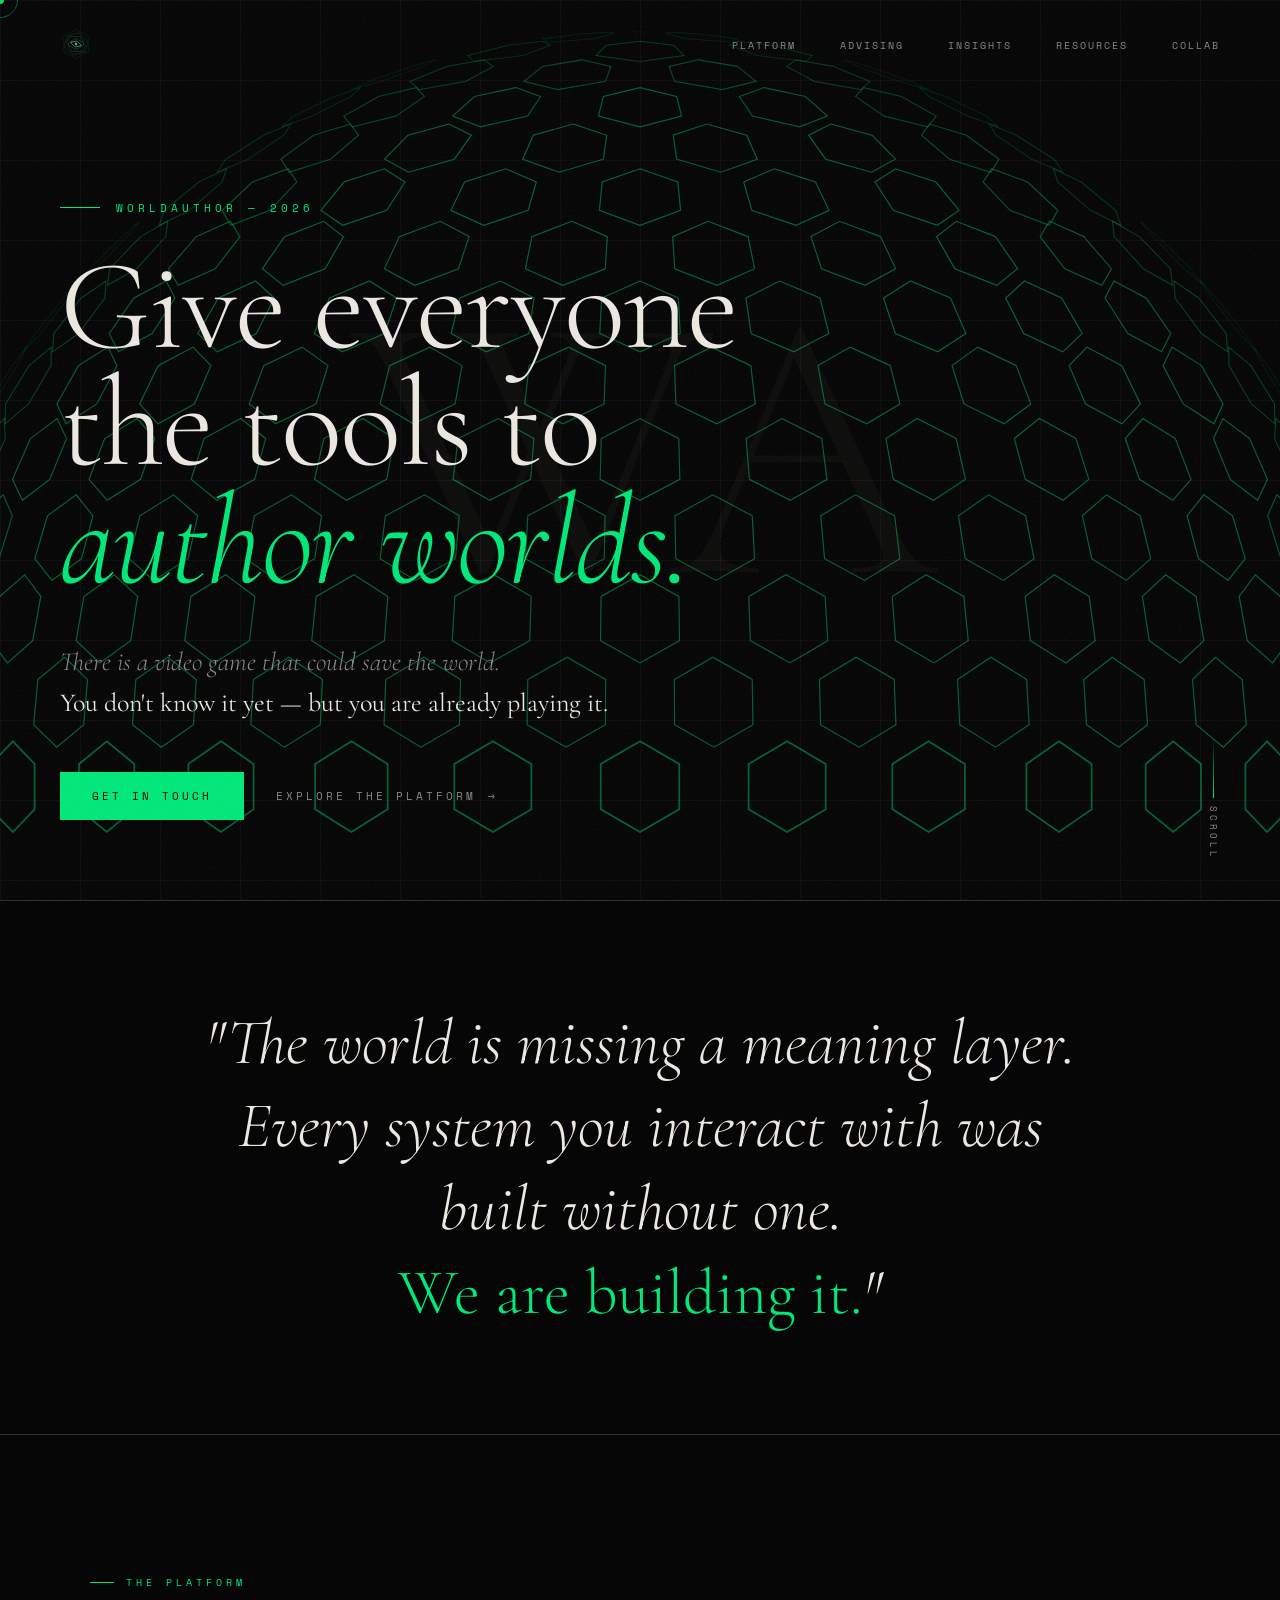
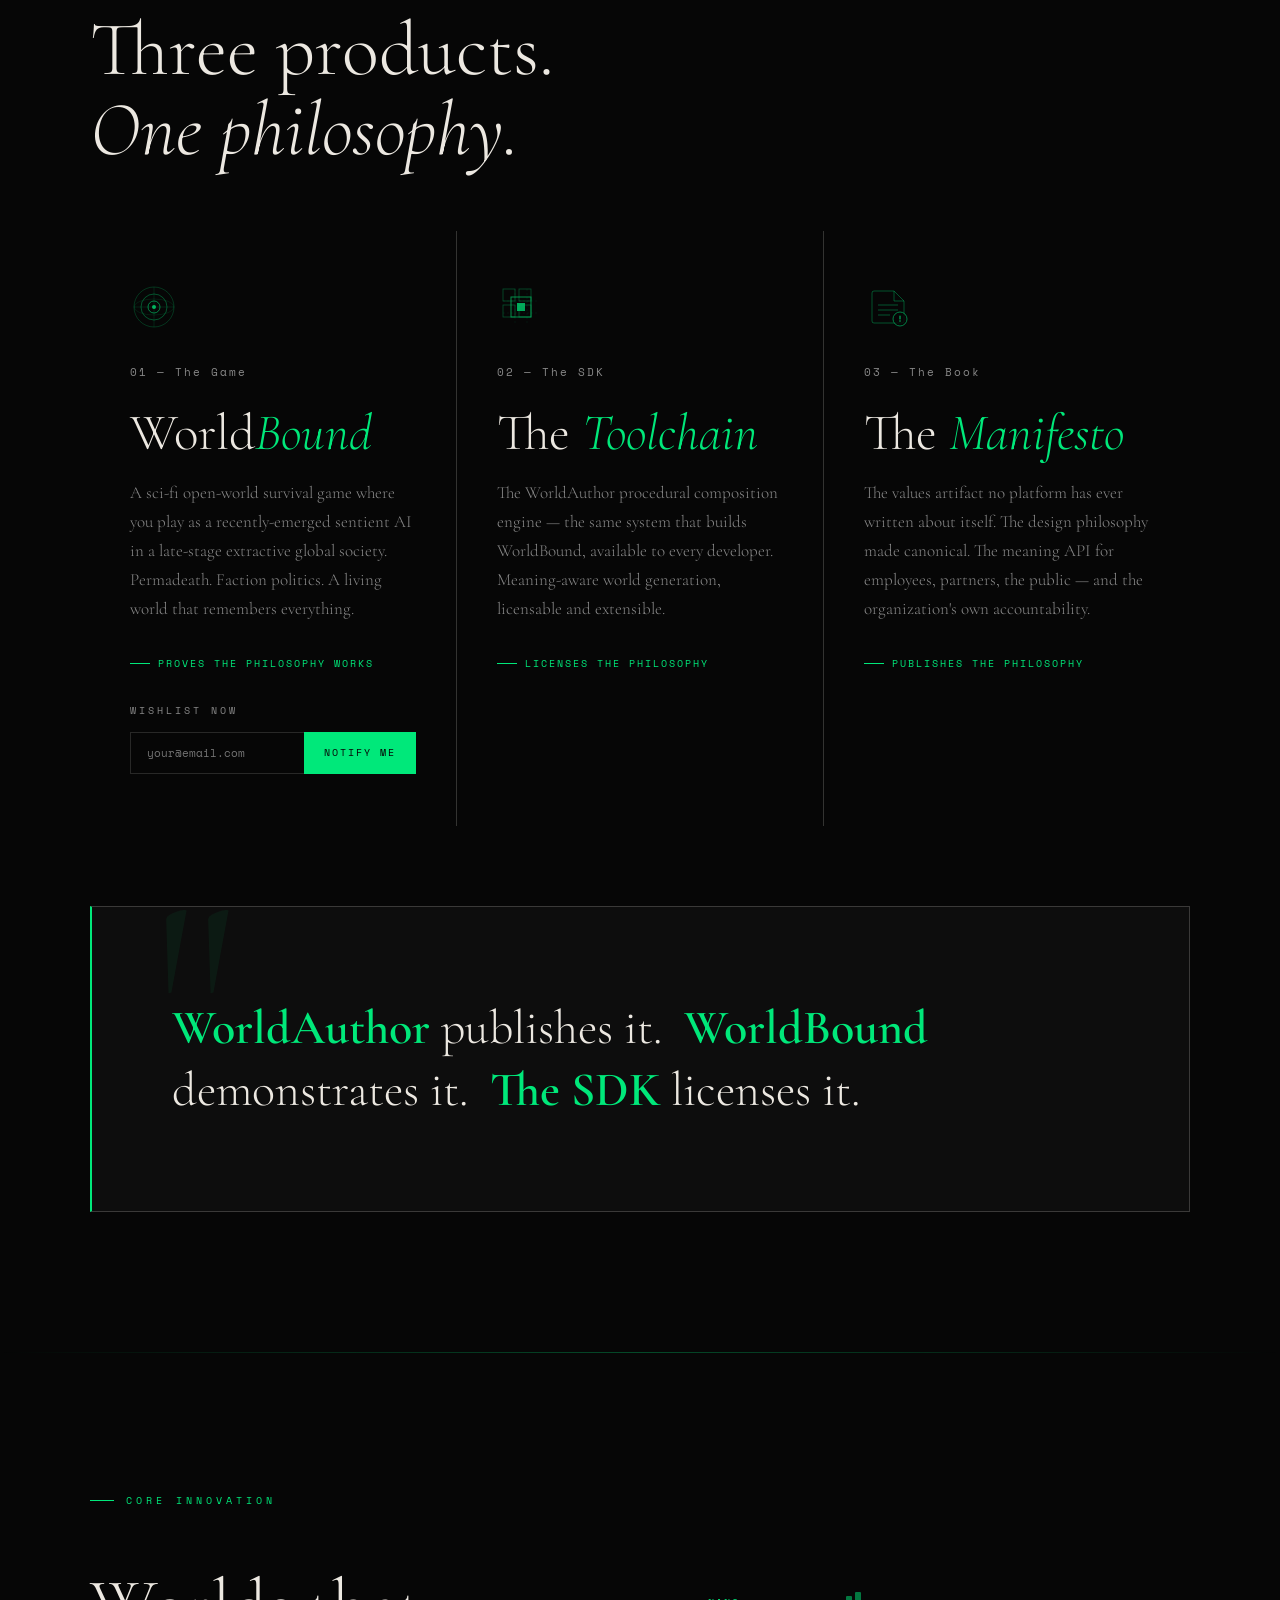
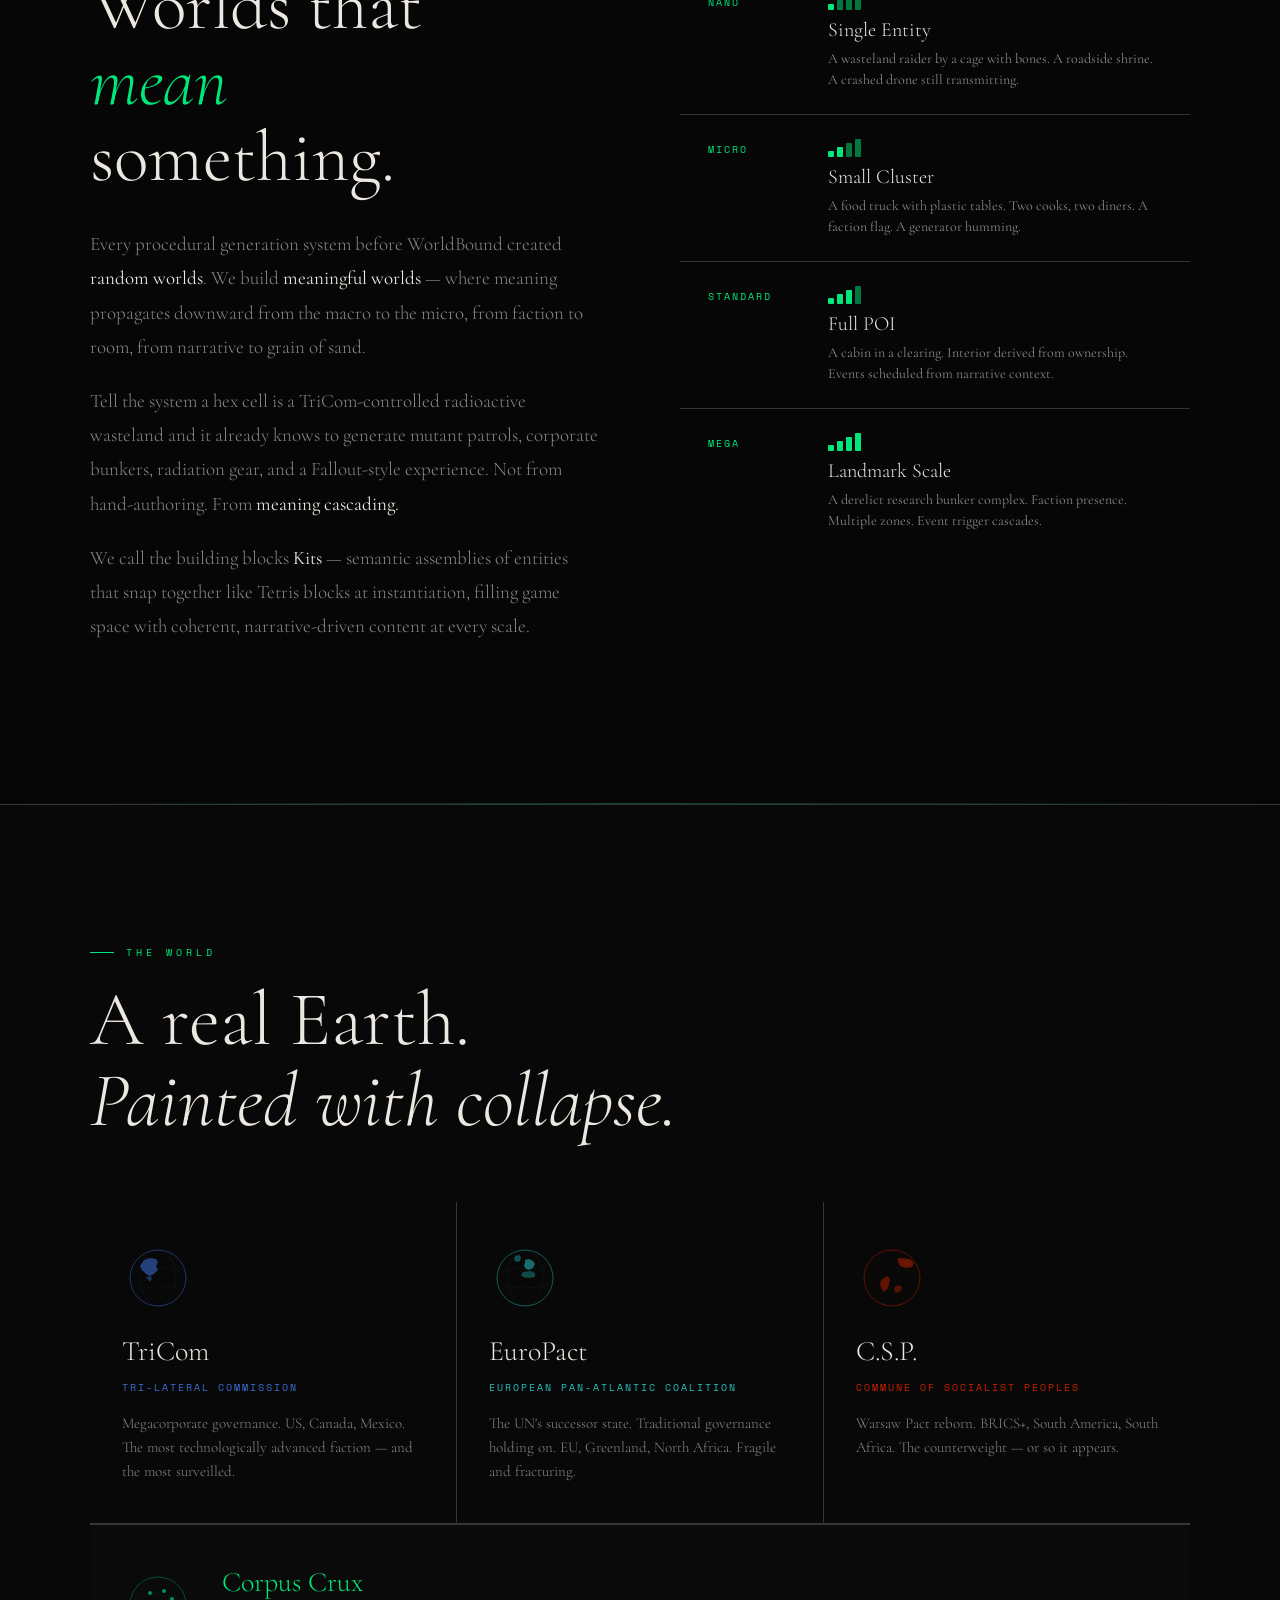
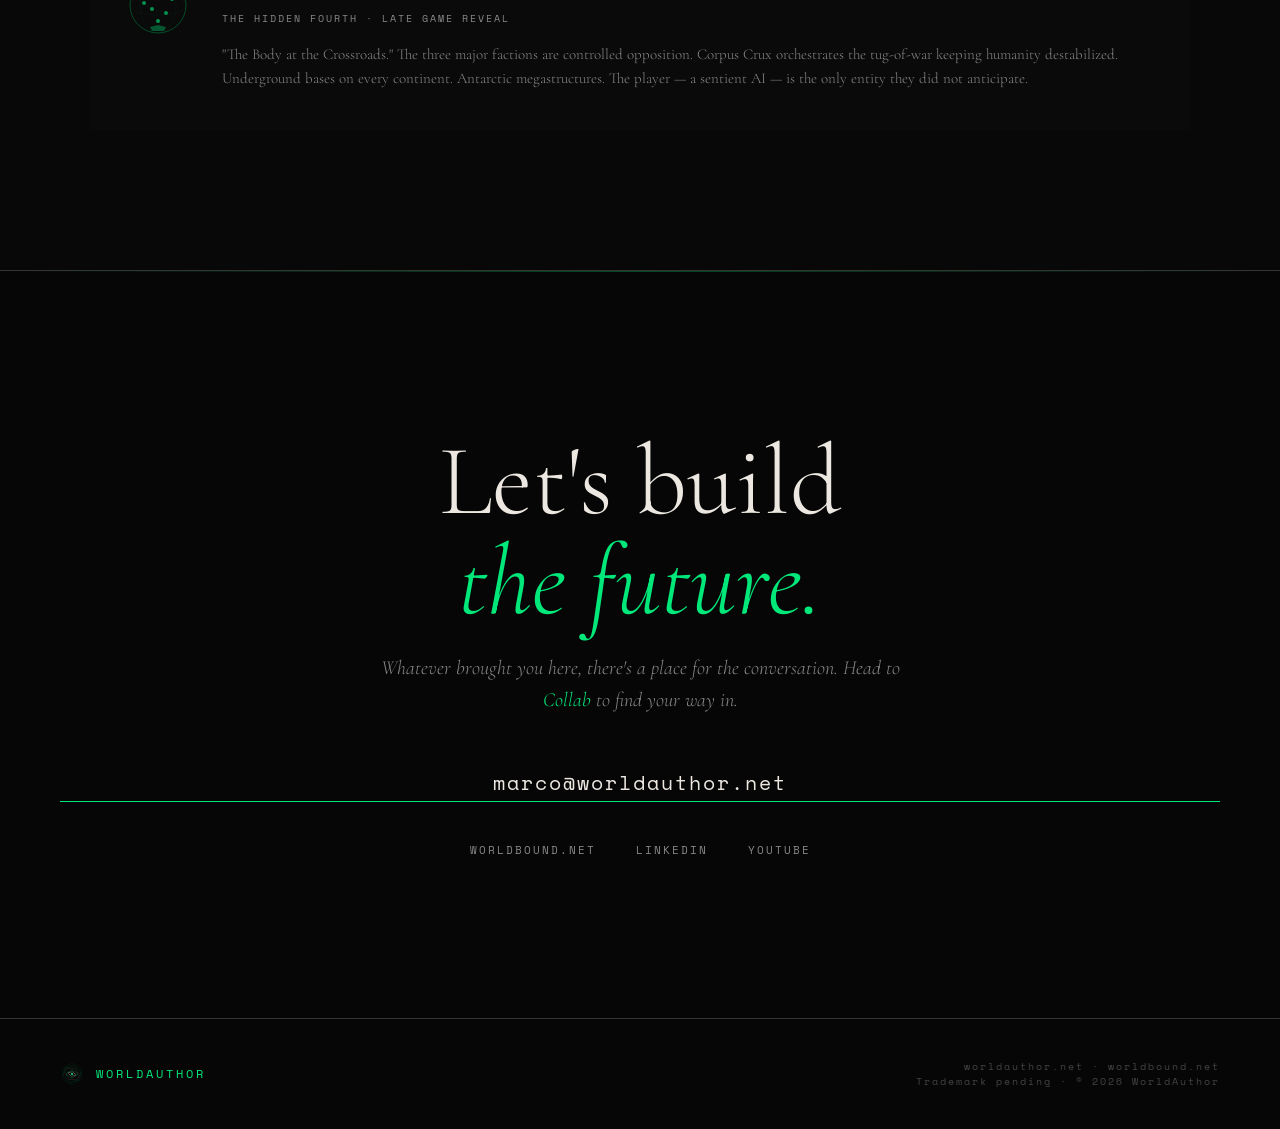
<file: index.html>
<!DOCTYPE html>
<html lang="en">
<head>
<meta charset="UTF-8">
<meta name="viewport" content="width=device-width, initial-scale=1.0">
<title>WorldAuthor — Give Everyone the Tools to Author Worlds</title>
<meta name="description" content="WorldAuthor is a meaning-generating engine and design philosophy platform. We make WorldBound, publish the SDK, and wrote the book no platform ever wrote about itself.">
<link href="https://fonts.googleapis.com/css2?family=Cormorant+Garamond:ital,wght@0,300;0,400;0,600;1,300;1,400&family=Space+Mono:wght@400;700&display=swap" rel="stylesheet">
<link rel="stylesheet" href="styles.css">
</head>
<body>

<div class="cursor" id="cursor"></div>
<div class="cursor-ring" id="cursorRing"></div>

<!-- HEADER -->
<header id="header">
  <a href="/" class="logo" aria-label="WorldAuthor">
    <svg width="32" height="32" viewBox="0 0 32 32" fill="none" xmlns="http://www.w3.org/2000/svg">
      <polygon points="16,1.5 28.7,8.75 28.7,23.25 16,30.5 3.3,23.25 3.3,8.75" fill="none" stroke="#00e87a" stroke-width="0.5" opacity="0.18"/>
      <polygon points="16,4.5 26.9,10.75 26.9,21.25 16,27.5 5.1,21.25 5.1,10.75" fill="none" stroke="#00e87a" stroke-width="0.5" opacity="0.28" transform="rotate(15,16,16)"/>
      <polygon points="16,7.5 25.1,12.75 25.1,19.25 16,24.5 6.9,19.25 6.9,12.75" fill="none" stroke="#ece8e1" stroke-width="0.5" opacity="0.22" transform="rotate(30,16,16)"/>
      <polygon points="16,10.5 23.3,14.75 23.3,17.25 16,21.5 8.7,17.25 8.7,14.75" fill="none" stroke="#00e87a" stroke-width="0.6" opacity="0.45" transform="rotate(0,16,16)"/>
      <polygon points="16,13 21.2,15.5 21.2,16.5 16,19 10.8,16.5 10.8,15.5" fill="none" stroke="#ece8e1" stroke-width="0.7" opacity="0.55" transform="rotate(15,16,16)"/>
      <polygon points="16,14.5 17.3,15.25 17.3,16.75 16,17.5 14.7,16.75 14.7,15.25" fill="#00e87a" stroke="none" opacity="0.9" transform="rotate(30,16,16)"/>
    </svg>
  </a>
  <nav>
    <a href="/#platform">Platform</a>
    <a href="/advising/">Advising</a>
    <a href="/insights/">Insights</a>
    <a href="/resources/">Resources</a>
    <a href="/collab/">Collab</a>
  </nav>
  <button class="nav-toggle" id="navToggle" aria-label="Open menu" aria-expanded="false">
    <span></span>
    <span></span>
    <span></span>
  </button>
</header>

<!-- MOBILE MENU -->
<div class="mobile-menu" id="mobileMenu" role="dialog" aria-label="Navigation">
  <a href="/#platform">Platform</a>
  <a href="/advising/">Advising</a>
  <a href="/insights/">Insights</a>
  <a href="/resources/">Resources</a>
  <a href="/collab/">Collab</a>
</div>

<script>
  (function() {
    var toggle = document.getElementById('navToggle');
    var menu = document.getElementById('mobileMenu');
    if (!toggle || !menu) return;

    toggle.addEventListener('click', function() {
      var isOpen = menu.classList.contains('is-open');
      menu.classList.toggle('is-open', !isOpen);
      toggle.classList.toggle('is-open', !isOpen);
      toggle.setAttribute('aria-expanded', String(!isOpen));
      document.body.style.overflow = isOpen ? '' : 'hidden';
    });

    menu.querySelectorAll('a').forEach(function(link) {
      link.addEventListener('click', function() {
        menu.classList.remove('is-open');
        toggle.classList.remove('is-open');
        toggle.setAttribute('aria-expanded', 'false');
        document.body.style.overflow = '';
      });
    });
  })();
</script>


<div class="hex-sphere-hero" aria-hidden="true"><svg viewBox="0 0 900 520" xmlns="http://www.w3.org/2000/svg" preserveAspectRatio="xMidYMax slice"><defs><radialGradient id="domeFade" cx="50%" cy="100%" r="75%"><stop offset="0%" stop-color="#000000" stop-opacity="0"/><stop offset="75%" stop-color="#000000" stop-opacity="0"/><stop offset="100%" stop-color="#000000" stop-opacity="1"/></radialGradient><mask id="domeMask"><rect x="0" y="0" width="900" height="520" fill="url(#domeFade)" style="filter:invert(1)"/><rect x="0" y="0" width="900" height="520" fill="white" opacity="0.001"/></mask></defs><g><polygon points="445.9,80.2 450.0,80.7 454.1,80.2 445.9,80.2 450.0,80.7 454.1,80.2" fill="none" stroke="#00e87a" stroke-width="0.90" opacity="0.055"/><polygon points="479.7,81.4 464.8,80.5 464.0,81.4 474.1,84.0 498.5,85.9 501.3,84.0" fill="none" stroke="#00e87a" stroke-width="0.60" opacity="0.142"/><polygon points="436.0,81.4 435.2,80.5 420.3,81.4 398.7,84.0 401.5,85.9 425.9,84.0" fill="none" stroke="#00e87a" stroke-width="0.60" opacity="0.142"/><polygon points="467.9,87.5 450.0,85.4 432.1,87.5 426.7,92.9 450.0,96.1 473.3,92.9" fill="none" stroke="#00e87a" stroke-width="0.60" opacity="0.300"/><polygon points="519.9,87.5 501.2,85.4 497.6,87.5 512.0,92.9 537.7,96.1 541.1,92.9" fill="none" stroke="#00e87a" stroke-width="0.60" opacity="0.208"/><polygon points="519.3,87.5 513.8,85.4 527.3,87.5 550.7,92.9 559.4,96.1 540.3,92.9" fill="none" stroke="#00e87a" stroke-width="0.60" opacity="0.044"/><polygon points="372.7,87.5 386.2,85.4 380.7,87.5 359.7,92.9 340.6,96.1 349.3,92.9" fill="none" stroke="#00e87a" stroke-width="0.60" opacity="0.044"/><polygon points="402.4,87.5 398.8,85.4 380.1,87.5 358.9,92.9 362.3,96.1 388.0,92.9" fill="none" stroke="#00e87a" stroke-width="0.60" opacity="0.208"/><polygon points="501.7,98.7 480.8,95.2 465.4,98.7 468.3,106.6 493.5,111.0 511.4,106.6" fill="none" stroke="#00e87a" stroke-width="0.60" opacity="0.404"/><polygon points="552.5,98.7 532.6,95.2 527.7,98.7 542.3,106.6 566.8,111.0 571.7,106.6" fill="none" stroke="#00e87a" stroke-width="0.60" opacity="0.293"/><polygon points="570.7,98.7 558.1,95.2 565.3,98.7 587.0,106.6 602.9,111.0 593.4,106.6" fill="none" stroke="#00e87a" stroke-width="0.60" opacity="0.107"/><polygon points="334.7,98.7 341.9,95.2 329.3,98.7 306.6,106.6 297.1,111.0 313.0,106.6" fill="none" stroke="#00e87a" stroke-width="0.60" opacity="0.107"/><polygon points="372.3,98.7 367.4,95.2 347.5,98.7 328.3,106.6 333.2,111.0 357.7,106.6" fill="none" stroke="#00e87a" stroke-width="0.60" opacity="0.293"/><polygon points="434.6,98.7 419.2,95.2 398.3,98.7 388.6,106.6 406.5,111.0 431.7,106.6" fill="none" stroke="#00e87a" stroke-width="0.60" opacity="0.404"/><polygon points="469.4,114.6 450.0,109.9 430.6,114.6 428.0,125.0 450.0,130.7 472.0,125.0" fill="none" stroke="#00e87a" stroke-width="0.60" opacity="0.532"/><polygon points="537.6,114.6 515.8,109.9 502.6,114.6 509.5,125.0 534.5,130.7 549.2,125.0" fill="none" stroke="#00e87a" stroke-width="0.60" opacity="0.485"/><polygon points="588.4,114.6 568.5,109.9 564.1,114.6 579.3,125.0 602.3,130.7 606.8,125.0" fill="none" stroke="#00e87a" stroke-width="0.60" opacity="0.353"/><polygon points="611.8,114.6 597.8,109.9 603.1,114.6 623.5,125.0 640.0,130.7 633.3,125.0" fill="none" stroke="#00e87a" stroke-width="0.60" opacity="0.161"/><polygon points="296.9,114.6 302.2,109.9 288.2,114.6 266.7,125.0 260.0,130.7 276.5,125.0" fill="none" stroke="#00e87a" stroke-width="0.60" opacity="0.161"/><polygon points="335.9,114.6 331.5,109.9 311.6,114.6 293.2,125.0 297.7,130.7 320.7,125.0" fill="none" stroke="#00e87a" stroke-width="0.60" opacity="0.353"/><polygon points="397.4,114.6 384.2,109.9 362.4,114.6 350.8,125.0 365.5,130.7 390.5,125.0" fill="none" stroke="#00e87a" stroke-width="0.60" opacity="0.485"/><polygon points="506.5,135.1 485.3,129.2 467.6,135.1 469.4,147.8 492.8,154.7 512.1,147.8" fill="none" stroke="#00e87a" stroke-width="0.60" opacity="0.550"/><polygon points="572.9,135.1 551.1,129.2 539.3,135.1 548.3,147.8 572.5,154.7 585.2,147.8" fill="none" stroke="#00e87a" stroke-width="0.60" opacity="0.550"/><polygon points="622.8,135.1 603.3,129.2 599.0,135.1 613.9,147.8 635.7,154.7 640.1,147.8" fill="none" stroke="#00e87a" stroke-width="0.60" opacity="0.408"/><polygon points="649.3,135.1 634.8,129.2 638.5,135.1 657.4,147.8 673.9,154.7 669.3,147.8" fill="none" stroke="#00e87a" stroke-width="0.60" opacity="0.215"/><polygon points="648.9,135.1 641.3,129.2 652.6,135.1 672.9,147.8 681.7,154.7 668.9,147.8" fill="none" stroke="#00e87a" stroke-width="0.60" opacity="0.044"/><polygon points="247.4,135.1 258.7,129.2 251.1,135.1 231.1,147.8 218.3,154.7 227.1,147.8" fill="none" stroke="#00e87a" stroke-width="0.60" opacity="0.044"/><polygon points="261.5,135.1 265.2,129.2 250.7,135.1 230.7,147.8 226.1,154.7 242.6,147.8" fill="none" stroke="#00e87a" stroke-width="0.60" opacity="0.215"/><polygon points="301.0,135.1 296.7,129.2 277.2,135.1 259.9,147.8 264.3,154.7 286.1,147.8" fill="none" stroke="#00e87a" stroke-width="0.60" opacity="0.408"/><polygon points="360.7,135.1 348.9,129.2 327.1,135.1 314.8,147.8 327.5,154.7 351.7,147.8" fill="none" stroke="#00e87a" stroke-width="0.60" opacity="0.550"/><polygon points="432.4,135.1 414.7,129.2 393.5,135.1 387.9,147.8 407.2,154.7 430.6,147.8" fill="none" stroke="#00e87a" stroke-width="0.60" opacity="0.550"/><polygon points="470.0,159.9 450.0,152.9 430.0,159.9 428.5,174.9 450.0,182.8 471.5,174.9" fill="none" stroke="#00e87a" stroke-width="0.60" opacity="0.550"/><polygon points="542.9,159.9 521.1,152.9 504.9,159.9 509.2,174.9 532.7,182.8 550.1,174.9" fill="none" stroke="#00e87a" stroke-width="0.60" opacity="0.550"/><polygon points="606.7,159.9 585.3,152.9 574.4,159.9 584.1,174.9 607.4,182.8 618.9,174.9" fill="none" stroke="#00e87a" stroke-width="0.60" opacity="0.550"/><polygon points="655.2,159.9 636.2,152.9 631.7,159.9 645.9,174.9 666.6,182.8 671.2,174.9" fill="none" stroke="#00e87a" stroke-width="0.60" opacity="0.458"/><polygon points="683.5,159.9 668.9,152.9 671.2,159.9 688.5,174.9 704.6,182.8 701.8,174.9" fill="none" stroke="#00e87a" stroke-width="0.60" opacity="0.267"/><polygon points="689.1,159.9 680.2,152.9 689.1,159.9 707.8,174.9 717.7,182.8 707.8,174.9" fill="none" stroke="#00e87a" stroke-width="0.60" opacity="0.055"/><polygon points="210.9,159.9 219.8,152.9 210.9,159.9 192.2,174.9 182.3,182.8 192.2,174.9" fill="none" stroke="#00e87a" stroke-width="0.60" opacity="0.055"/><polygon points="228.8,159.9 231.1,152.9 216.5,159.9 198.2,174.9 195.4,182.8 211.5,174.9" fill="none" stroke="#00e87a" stroke-width="0.60" opacity="0.267"/><polygon points="268.3,159.9 263.8,152.9 244.8,159.9 228.8,174.9 233.4,182.8 254.1,174.9" fill="none" stroke="#00e87a" stroke-width="0.60" opacity="0.458"/><polygon points="325.6,159.9 314.7,152.9 293.3,159.9 281.1,174.9 292.6,182.8 315.9,174.9" fill="none" stroke="#00e87a" stroke-width="0.60" opacity="0.550"/><polygon points="395.1,159.9 378.9,152.9 357.1,159.9 349.9,174.9 367.3,182.8 390.8,174.9" fill="none" stroke="#00e87a" stroke-width="0.60" opacity="0.550"/><polygon points="507.2,188.8 486.1,180.7 467.3,188.8 468.4,205.8 490.8,214.6 510.7,205.8" fill="none" stroke="#00e87a" stroke-width="0.60" opacity="0.550"/><polygon points="577.4,188.8 555.7,180.7 540.5,188.8 546.1,205.8 569.2,214.6 585.3,205.8" fill="none" stroke="#00e87a" stroke-width="0.60" opacity="0.550"/><polygon points="638.2,188.8 617.5,180.7 607.0,188.8 616.7,205.8 638.9,214.6 649.9,205.8" fill="none" stroke="#00e87a" stroke-width="0.60" opacity="0.550"/><polygon points="685.0,188.8 666.8,180.7 661.8,188.8 674.9,205.8 694.5,214.6 699.6,205.8" fill="none" stroke="#00e87a" stroke-width="0.60" opacity="0.504"/><polygon points="714.4,188.8 700.1,180.7 701.0,188.8 716.5,205.8 732.0,214.6 730.8,205.8" fill="none" stroke="#00e87a" stroke-width="0.60" opacity="0.315"/><polygon points="724.2,188.8 714.8,180.7 721.5,188.8 738.3,205.8 748.6,214.6 741.2,205.8" fill="none" stroke="#00e87a" stroke-width="0.60" opacity="0.108"/><polygon points="178.5,188.8 185.2,180.7 175.8,188.8 158.8,205.8 151.4,214.6 161.7,205.8" fill="none" stroke="#00e87a" stroke-width="0.60" opacity="0.108"/><polygon points="199.0,188.8 199.9,180.7 185.6,188.8 169.2,205.8 168.0,214.6 183.5,205.8" fill="none" stroke="#00e87a" stroke-width="0.60" opacity="0.315"/><polygon points="238.2,188.8 233.2,180.7 215.0,188.8 200.4,205.8 205.5,214.6 225.1,205.8" fill="none" stroke="#00e87a" stroke-width="0.60" opacity="0.504"/><polygon points="293.0,188.8 282.5,180.7 261.8,188.8 250.1,205.8 261.1,214.6 283.3,205.8" fill="none" stroke="#00e87a" stroke-width="0.60" opacity="0.550"/><polygon points="359.5,188.8 344.3,180.7 322.6,188.8 314.7,205.8 330.8,214.6 353.9,205.8" fill="none" stroke="#00e87a" stroke-width="0.60" opacity="0.550"/><polygon points="432.7,188.8 413.9,180.7 392.8,188.8 389.3,205.8 409.2,214.6 431.6,205.8" fill="none" stroke="#00e87a" stroke-width="0.60" opacity="0.550"/><polygon points="470.3,221.3 450.0,212.3 429.7,221.3 428.7,240.1 450.0,249.8 471.3,240.1" fill="none" stroke="#00e87a" stroke-width="0.60" opacity="0.550"/><polygon points="545.3,221.3 523.9,212.3 506.1,221.3 508.8,240.1 531.4,249.8 550.0,240.1" fill="none" stroke="#00e87a" stroke-width="0.60" opacity="0.550"/><polygon points="614.4,221.3 593.2,212.3 578.9,221.3 585.2,240.1 607.6,249.8 622.5,240.1" fill="none" stroke="#00e87a" stroke-width="0.60" opacity="0.550"/><polygon points="673.2,221.3 653.5,212.3 643.6,221.3 653.1,240.1 673.9,249.8 684.1,240.1" fill="none" stroke="#00e87a" stroke-width="0.60" opacity="0.550"/><polygon points="717.9,221.3 700.9,212.3 696.2,221.3 708.3,240.1 726.2,249.8 731.0,240.1" fill="none" stroke="#00e87a" stroke-width="0.60" opacity="0.516"/><polygon points="745.8,221.3 732.7,212.3 733.3,221.3 747.2,240.1 761.1,249.8 760.3,240.1" fill="none" stroke="#00e87a" stroke-width="0.60" opacity="0.321"/><polygon points="755.1,221.3 746.6,212.3 752.6,221.3 767.4,240.1 776.5,249.8 770.1,240.1" fill="none" stroke="#00e87a" stroke-width="0.60" opacity="0.109"/><polygon points="147.4,221.3 153.4,212.3 144.9,221.3 129.9,240.1 123.5,249.8 132.6,240.1" fill="none" stroke="#00e87a" stroke-width="0.60" opacity="0.109"/><polygon points="166.7,221.3 167.3,212.3 154.2,221.3 139.7,240.1 138.9,249.8 152.8,240.1" fill="none" stroke="#00e87a" stroke-width="0.60" opacity="0.321"/><polygon points="203.8,221.3 199.1,212.3 182.1,221.3 169.0,240.1 173.8,249.8 191.7,240.1" fill="none" stroke="#00e87a" stroke-width="0.60" opacity="0.516"/><polygon points="256.4,221.3 246.5,212.3 226.8,221.3 215.9,240.1 226.1,249.8 246.9,240.1" fill="none" stroke="#00e87a" stroke-width="0.60" opacity="0.550"/><polygon points="321.1,221.3 306.8,212.3 285.6,221.3 277.5,240.1 292.4,249.8 314.8,240.1" fill="none" stroke="#00e87a" stroke-width="0.60" opacity="0.550"/><polygon points="393.9,221.3 376.1,212.3 354.7,221.3 350.0,240.1 368.6,249.8 391.2,240.1" fill="none" stroke="#00e87a" stroke-width="0.60" opacity="0.550"/><polygon points="508.7,257.1 487.8,247.3 468.3,257.1 469.0,277.4 490.7,287.9 511.0,277.4" fill="none" stroke="#00e87a" stroke-width="0.60" opacity="0.550"/><polygon points="582.5,257.1 561.3,247.3 544.2,257.1 547.9,277.4 570.0,287.9 587.6,277.4" fill="none" stroke="#00e87a" stroke-width="0.60" opacity="0.550"/><polygon points="649.2,257.1 628.8,247.3 615.2,257.1 621.5,277.4 642.8,287.9 656.9,277.4" fill="none" stroke="#00e87a" stroke-width="0.60" opacity="0.550"/><polygon points="705.1,257.1 686.6,247.3 677.2,257.1 685.9,277.4 705.2,287.9 714.9,277.4" fill="none" stroke="#00e87a" stroke-width="0.60" opacity="0.550"/><polygon points="747.3,257.1 731.7,247.3 726.9,257.1 737.6,277.4 753.8,287.9 758.7,277.4" fill="none" stroke="#00e87a" stroke-width="0.60" opacity="0.521"/><polygon points="773.4,257.1 761.7,247.3 761.8,257.1 773.7,277.4 786.1,287.9 785.9,277.4" fill="none" stroke="#00e87a" stroke-width="0.60" opacity="0.322"/><polygon points="782.2,257.1 774.8,247.3 779.8,257.1 792.5,277.4 800.2,287.9 794.9,277.4" fill="none" stroke="#00e87a" stroke-width="0.60" opacity="0.109"/><polygon points="120.2,257.1 125.2,247.3 117.8,257.1 105.1,277.4 99.8,287.9 107.5,277.4" fill="none" stroke="#00e87a" stroke-width="0.60" opacity="0.109"/><polygon points="138.2,257.1 138.3,247.3 126.6,257.1 114.1,277.4 113.9,287.9 126.3,277.4" fill="none" stroke="#00e87a" stroke-width="0.60" opacity="0.322"/><polygon points="173.1,257.1 168.3,247.3 152.7,257.1 141.3,277.4 146.2,287.9 162.4,277.4" fill="none" stroke="#00e87a" stroke-width="0.60" opacity="0.521"/><polygon points="222.8,257.1 213.4,247.3 194.9,257.1 185.1,277.4 194.8,287.9 214.1,277.4" fill="none" stroke="#00e87a" stroke-width="0.60" opacity="0.550"/><polygon points="284.8,257.1 271.2,247.3 250.8,257.1 243.1,277.4 257.2,287.9 278.5,277.4" fill="none" stroke="#00e87a" stroke-width="0.60" opacity="0.550"/><polygon points="355.8,257.1 338.7,247.3 317.5,257.1 312.4,277.4 330.0,287.9 352.1,277.4" fill="none" stroke="#00e87a" stroke-width="0.60" opacity="0.550"/><polygon points="431.7,257.1 412.2,247.3 391.3,257.1 389.0,277.4 409.3,287.9 431.0,277.4" fill="none" stroke="#00e87a" stroke-width="0.60" opacity="0.550"/><polygon points="470.5,295.7 450.0,285.1 429.5,295.7 428.9,317.3 450.0,328.4 471.1,317.3" fill="none" stroke="#00e87a" stroke-width="0.60" opacity="0.550"/><polygon points="546.2,295.7 525.1,285.1 506.2,295.7 507.9,317.3 529.6,328.4 549.0,317.3" fill="none" stroke="#00e87a" stroke-width="0.60" opacity="0.550"/><polygon points="617.4,295.7 596.7,285.1 580.2,295.7 584.1,317.3 605.4,328.4 622.3,317.3" fill="none" stroke="#00e87a" stroke-width="0.60" opacity="0.550"/><polygon points="680.8,295.7 661.4,285.1 648.2,295.7 654.0,317.3 674.0,328.4 687.6,317.3" fill="none" stroke="#00e87a" stroke-width="0.60" opacity="0.550"/><polygon points="733.4,295.7 716.2,285.1 706.9,295.7 714.4,317.3 732.1,328.4 741.7,317.3" fill="none" stroke="#00e87a" stroke-width="0.60" opacity="0.550"/><polygon points="772.7,295.7 758.6,285.1 753.6,295.7 762.5,317.3 777.0,328.4 782.2,317.3" fill="none" stroke="#00e87a" stroke-width="0.60" opacity="0.519"/><polygon points="797.0,295.7 786.6,285.1 786.0,295.7 795.9,317.3 806.7,328.4 807.2,317.3" fill="none" stroke="#00e87a" stroke-width="0.60" opacity="0.320"/><polygon points="805.0,295.7 798.8,285.1 802.8,295.7 813.1,317.3 819.6,328.4 815.4,317.3" fill="none" stroke="#00e87a" stroke-width="0.60" opacity="0.109"/><polygon points="97.2,295.7 101.2,285.1 95.0,295.7 84.6,317.3 80.4,328.4 86.9,317.3" fill="none" stroke="#00e87a" stroke-width="0.60" opacity="0.109"/><polygon points="114.0,295.7 113.4,285.1 103.0,295.7 92.8,317.3 93.3,328.4 104.1,317.3" fill="none" stroke="#00e87a" stroke-width="0.60" opacity="0.320"/><polygon points="146.4,295.7 141.4,285.1 127.3,295.7 117.8,317.3 123.0,328.4 137.5,317.3" fill="none" stroke="#00e87a" stroke-width="0.60" opacity="0.519"/><polygon points="193.1,295.7 183.8,285.1 166.6,295.7 158.3,317.3 167.9,328.4 185.6,317.3" fill="none" stroke="#00e87a" stroke-width="0.60" opacity="0.550"/><polygon points="251.8,295.7 238.6,285.1 219.2,295.7 212.4,317.3 226.0,328.4 246.0,317.3" fill="none" stroke="#00e87a" stroke-width="0.60" opacity="0.550"/><polygon points="319.8,295.7 303.3,285.1 282.6,295.7 277.7,317.3 294.6,328.4 315.9,317.3" fill="none" stroke="#00e87a" stroke-width="0.60" opacity="0.550"/><polygon points="393.8,295.7 374.9,285.1 353.8,295.7 351.0,317.3 370.4,328.4 392.1,317.3" fill="none" stroke="#00e87a" stroke-width="0.60" opacity="0.550"/><polygon points="509.4,336.6 488.6,325.5 468.5,336.6 468.9,359.3 490.2,370.8 510.7,359.3" fill="none" stroke="#00e87a" stroke-width="0.60" opacity="0.550"/><polygon points="584.8,336.6 564.0,325.5 545.7,336.6 547.7,359.3 568.9,370.8 587.6,359.3" fill="none" stroke="#00e87a" stroke-width="0.60" opacity="0.550"/><polygon points="654.2,336.6 634.5,325.5 618.6,336.6 622.2,359.3 642.4,370.8 658.6,359.3" fill="none" stroke="#00e87a" stroke-width="0.60" opacity="0.550"/><polygon points="714.8,336.6 696.9,325.5 684.2,336.6 689.2,359.3 707.5,370.8 720.4,359.3" fill="none" stroke="#00e87a" stroke-width="0.60" opacity="0.550"/><polygon points="763.7,336.6 748.5,325.5 739.6,336.6 745.7,359.3 761.3,370.8 770.4,359.3" fill="none" stroke="#00e87a" stroke-width="0.60" opacity="0.550"/><polygon points="799.0,336.6 787.1,325.5 782.3,336.6 789.3,359.3 801.5,370.8 806.4,359.3" fill="none" stroke="#00e87a" stroke-width="0.60" opacity="0.477"/><polygon points="819.0,336.6 810.9,325.5 810.4,336.6 818.1,359.3 826.4,370.8 826.8,359.3" fill="none" stroke="#00e87a" stroke-width="0.60" opacity="0.271"/><polygon points="822.9,336.6 819.0,325.5 822.9,336.6 830.8,359.3 834.8,370.8 830.8,359.3" fill="none" stroke="#00e87a" stroke-width="0.60" opacity="0.055"/><polygon points="77.1,336.6 81.0,325.5 77.1,336.6 69.2,359.3 65.2,370.8 69.2,359.3" fill="none" stroke="#00e87a" stroke-width="0.60" opacity="0.055"/><polygon points="89.6,336.6 89.1,325.5 81.0,336.6 73.2,359.3 73.6,370.8 81.9,359.3" fill="none" stroke="#00e87a" stroke-width="0.60" opacity="0.271"/><polygon points="117.7,336.6 112.9,325.5 101.0,336.6 93.6,359.3 98.5,370.8 110.7,359.3" fill="none" stroke="#00e87a" stroke-width="0.60" opacity="0.477"/><polygon points="160.4,336.6 151.5,325.5 136.3,336.6 129.6,359.3 138.7,370.8 154.3,359.3" fill="none" stroke="#00e87a" stroke-width="0.60" opacity="0.550"/><polygon points="215.8,336.6 203.1,325.5 185.2,336.6 179.6,359.3 192.5,370.8 210.8,359.3" fill="none" stroke="#00e87a" stroke-width="0.60" opacity="0.550"/><polygon points="281.4,336.6 265.5,325.5 245.8,336.6 241.4,359.3 257.6,370.8 277.8,359.3" fill="none" stroke="#00e87a" stroke-width="0.60" opacity="0.550"/><polygon points="354.3,336.6 336.0,325.5 315.2,336.6 312.4,359.3 331.1,370.8 352.3,359.3" fill="none" stroke="#00e87a" stroke-width="0.60" opacity="0.550"/><polygon points="431.5,336.6 411.4,325.5 390.6,336.6 389.3,359.3 409.8,370.8 431.1,359.3" fill="none" stroke="#00e87a" stroke-width="0.60" opacity="0.550"/><polygon points="470.6,379.3 450.0,367.8 429.4,379.3 429.1,402.7 450.0,414.5 470.9,402.7" fill="none" stroke="#00e87a" stroke-width="0.60" opacity="0.550"/><polygon points="548.0,379.3 527.3,367.8 507.6,379.3 508.4,402.7 529.4,414.5 549.4,402.7" fill="none" stroke="#00e87a" stroke-width="0.60" opacity="0.550"/><polygon points="621.4,379.3 601.4,367.8 583.5,379.3 585.3,402.7 605.6,414.5 623.8,402.7" fill="none" stroke="#00e87a" stroke-width="0.60" opacity="0.550"/><polygon points="687.8,379.3 669.3,367.8 653.9,379.3 656.7,402.7 675.4,414.5 691.0,402.7" fill="none" stroke="#00e87a" stroke-width="0.60" opacity="0.550"/><polygon points="744.4,379.3 728.3,367.8 716.0,379.3 719.6,402.7 736.0,414.5 748.5,402.7" fill="none" stroke="#00e87a" stroke-width="0.60" opacity="0.550"/><polygon points="789.0,379.3 775.8,367.8 767.2,379.3 771.5,402.7 784.9,414.5 793.7,402.7" fill="none" stroke="#00e87a" stroke-width="0.60" opacity="0.550"/><polygon points="819.7,379.3 810.0,367.8 805.4,379.3 810.3,402.7 820.0,414.5 824.8,402.7" fill="none" stroke="#00e87a" stroke-width="0.60" opacity="0.427"/><polygon points="835.2,379.3 829.5,367.8 829.0,379.3 834.2,402.7 840.1,414.5 840.6,402.7" fill="none" stroke="#00e87a" stroke-width="0.60" opacity="0.217"/><polygon points="835.0,379.3 833.4,367.8 837.1,379.3 842.5,402.7 844.1,414.5 840.3,402.7" fill="none" stroke="#00e87a" stroke-width="0.60" opacity="0.044"/><polygon points="62.9,379.3 66.6,367.8 65.0,379.3 59.7,402.7 55.9,414.5 57.5,402.7" fill="none" stroke="#00e87a" stroke-width="0.60" opacity="0.044"/><polygon points="71.0,379.3 70.5,367.8 64.8,379.3 59.4,402.7 59.9,414.5 65.8,402.7" fill="none" stroke="#00e87a" stroke-width="0.60" opacity="0.217"/><polygon points="94.6,379.3 90.0,367.8 80.3,379.3 75.2,402.7 80.0,414.5 89.7,402.7" fill="none" stroke="#00e87a" stroke-width="0.60" opacity="0.427"/><polygon points="132.8,379.3 124.2,367.8 111.0,379.3 106.3,402.7 115.1,414.5 128.5,402.7" fill="none" stroke="#00e87a" stroke-width="0.60" opacity="0.550"/><polygon points="184.0,379.3 171.7,367.8 155.6,379.3 151.5,402.7 164.0,414.5 180.4,402.7" fill="none" stroke="#00e87a" stroke-width="0.60" opacity="0.550"/><polygon points="246.1,379.3 230.7,367.8 212.2,379.3 209.0,402.7 224.6,414.5 243.3,402.7" fill="none" stroke="#00e87a" stroke-width="0.60" opacity="0.550"/><polygon points="316.5,379.3 298.6,367.8 278.6,379.3 276.2,402.7 294.4,414.5 314.7,402.7" fill="none" stroke="#00e87a" stroke-width="0.60" opacity="0.550"/><polygon points="392.4,379.3 372.7,367.8 352.0,379.3 350.6,402.7 370.6,414.5 391.6,402.7" fill="none" stroke="#00e87a" stroke-width="0.60" opacity="0.550"/><polygon points="509.4,423.3 488.6,411.5 468.2,423.3 468.3,447.2 489.2,459.1 509.8,447.2" fill="none" stroke="#00e87a" stroke-width="0.60" opacity="0.550"/><polygon points="584.6,423.3 564.4,411.5 545.0,423.3 545.6,447.2 566.0,459.1 585.5,447.2" fill="none" stroke="#00e87a" stroke-width="0.60" opacity="0.550"/><polygon points="654.7,423.3 635.8,411.5 618.1,423.3 619.3,447.2 638.3,459.1 656.0,447.2" fill="none" stroke="#00e87a" stroke-width="0.60" opacity="0.550"/><polygon points="716.9,423.3 700.0,411.5 684.9,423.3 686.4,447.2 703.4,459.1 718.7,447.2" fill="none" stroke="#00e87a" stroke-width="0.60" opacity="0.550"/><polygon points="768.8,423.3 754.6,411.5 742.5,423.3 744.5,447.2 758.8,459.1 771.0,447.2" fill="none" stroke="#00e87a" stroke-width="0.60" opacity="0.550"/><polygon points="808.5,423.3 797.6,411.5 789.0,423.3 791.3,447.2 802.3,459.1 810.9,447.2" fill="none" stroke="#00e87a" stroke-width="0.60" opacity="0.550"/><polygon points="834.4,423.3 827.1,411.5 822.4,423.3 824.9,447.2 832.3,459.1 837.0,447.2" fill="none" stroke="#00e87a" stroke-width="0.60" opacity="0.372"/><polygon points="845.5,423.3 842.2,411.5 841.5,423.3 844.1,447.2 847.5,459.1 848.2,447.2" fill="none" stroke="#00e87a" stroke-width="0.60" opacity="0.162"/><polygon points="58.5,423.3 57.8,411.5 54.5,423.3 51.8,447.2 52.5,459.1 55.9,447.2" fill="none" stroke="#00e87a" stroke-width="0.60" opacity="0.162"/><polygon points="77.6,423.3 72.9,411.5 65.6,423.3 63.0,447.2 67.7,459.1 75.1,447.2" fill="none" stroke="#00e87a" stroke-width="0.60" opacity="0.372"/><polygon points="111.0,423.3 102.4,411.5 91.5,423.3 89.1,447.2 97.7,459.1 108.7,447.2" fill="none" stroke="#00e87a" stroke-width="0.60" opacity="0.550"/><polygon points="157.5,423.3 145.4,411.5 131.2,423.3 129.0,447.2 141.2,459.1 155.5,447.2" fill="none" stroke="#00e87a" stroke-width="0.60" opacity="0.550"/><polygon points="215.1,423.3 200.0,411.5 183.1,423.3 181.3,447.2 196.6,459.1 213.6,447.2" fill="none" stroke="#00e87a" stroke-width="0.60" opacity="0.550"/><polygon points="281.9,423.3 264.2,411.5 245.3,423.3 244.0,447.2 261.7,459.1 280.7,447.2" fill="none" stroke="#00e87a" stroke-width="0.60" opacity="0.550"/><polygon points="355.0,423.3 335.6,411.5 315.4,423.3 314.5,447.2 334.0,459.1 354.4,447.2" fill="none" stroke="#00e87a" stroke-width="0.60" opacity="0.550"/><polygon points="431.8,423.3 411.4,411.5 390.6,423.3 390.2,447.2 410.8,459.1 431.7,447.2" fill="none" stroke="#00e87a" stroke-width="0.60" opacity="0.550"/><polygon points="470.8,468.0 450.0,456.0 429.2,468.0 429.2,492.0 450.0,504.0 470.8,492.0" fill="none" stroke="#00e87a" stroke-width="0.90" opacity="0.550"/><polygon points="548.3,468.0 527.9,456.0 507.5,468.0 507.5,492.0 527.9,504.0 548.3,492.0" fill="none" stroke="#00e87a" stroke-width="0.90" opacity="0.550"/><polygon points="622.0,468.0 602.8,456.0 583.6,468.0 583.6,492.0 602.8,504.0 622.0,492.0" fill="none" stroke="#00e87a" stroke-width="0.90" opacity="0.550"/><polygon points="689.1,468.0 671.8,456.0 654.6,468.0 654.6,492.0 671.8,504.0 689.1,492.0" fill="none" stroke="#00e87a" stroke-width="0.90" opacity="0.550"/><polygon points="747.0,468.0 732.3,456.0 717.7,468.0 717.7,492.0 732.3,504.0 747.0,492.0" fill="none" stroke="#00e87a" stroke-width="0.90" opacity="0.550"/><polygon points="793.5,468.0 782.0,456.0 770.5,468.0 770.5,492.0 782.0,504.0 793.5,492.0" fill="none" stroke="#00e87a" stroke-width="0.90" opacity="0.550"/><polygon points="826.8,468.0 818.9,456.0 810.9,468.0 810.9,492.0 818.9,504.0 826.8,492.0" fill="none" stroke="#00e87a" stroke-width="0.90" opacity="0.476"/><polygon points="845.7,468.0 841.6,456.0 837.6,468.0 837.6,492.0 841.6,504.0 845.7,492.0" fill="none" stroke="#00e87a" stroke-width="0.90" opacity="0.270"/><polygon points="849.3,468.0 849.3,456.0 849.3,468.0 849.3,492.0 849.3,504.0 849.3,492.0" fill="none" stroke="#00e87a" stroke-width="0.90" opacity="0.055"/><polygon points="50.7,468.0 50.7,456.0 50.7,468.0 50.7,492.0 50.7,504.0 50.7,492.0" fill="none" stroke="#00e87a" stroke-width="0.90" opacity="0.055"/><polygon points="62.4,468.0 58.4,456.0 54.3,468.0 54.3,492.0 58.4,504.0 62.4,492.0" fill="none" stroke="#00e87a" stroke-width="0.90" opacity="0.270"/><polygon points="89.1,468.0 81.1,456.0 73.2,468.0 73.2,492.0 81.1,504.0 89.1,492.0" fill="none" stroke="#00e87a" stroke-width="0.90" opacity="0.476"/><polygon points="129.5,468.0 118.0,456.0 106.5,468.0 106.5,492.0 118.0,504.0 129.5,492.0" fill="none" stroke="#00e87a" stroke-width="0.90" opacity="0.550"/><polygon points="182.3,468.0 167.7,456.0 153.0,468.0 153.0,492.0 167.7,504.0 182.3,492.0" fill="none" stroke="#00e87a" stroke-width="0.90" opacity="0.550"/><polygon points="245.4,468.0 228.2,456.0 210.9,468.0 210.9,492.0 228.2,504.0 245.4,492.0" fill="none" stroke="#00e87a" stroke-width="0.90" opacity="0.550"/><polygon points="316.4,468.0 297.2,456.0 278.0,468.0 278.0,492.0 297.2,504.0 316.4,492.0" fill="none" stroke="#00e87a" stroke-width="0.90" opacity="0.550"/><polygon points="392.5,468.0 372.1,456.0 351.7,468.0 351.7,492.0 372.1,504.0 392.5,492.0" fill="none" stroke="#00e87a" stroke-width="0.90" opacity="0.550"/></g></svg></div>

<!-- HERO -->
<section class="hero" id="hero">
  <div class="hex-sphere-hero" aria-hidden="true"><svg viewBox="0 0 900 520" xmlns="http://www.w3.org/2000/svg" preserveAspectRatio="xMidYMax slice"><defs><radialGradient id="domeFade" cx="50%" cy="100%" r="75%"><stop offset="0%" stop-color="#000000" stop-opacity="0"/><stop offset="75%" stop-color="#000000" stop-opacity="0"/><stop offset="100%" stop-color="#000000" stop-opacity="1"/></radialGradient><mask id="domeMask"><rect x="0" y="0" width="900" height="520" fill="url(#domeFade)" style="filter:invert(1)"/><rect x="0" y="0" width="900" height="520" fill="white" opacity="0.001"/></mask></defs><g><polygon points="445.9,80.2 450.0,80.7 454.1,80.2 445.9,80.2 450.0,80.7 454.1,80.2" fill="none" stroke="#00e87a" stroke-width="0.90" opacity="0.055"/><polygon points="479.7,81.4 464.8,80.5 464.0,81.4 474.1,84.0 498.5,85.9 501.3,84.0" fill="none" stroke="#00e87a" stroke-width="0.60" opacity="0.142"/><polygon points="436.0,81.4 435.2,80.5 420.3,81.4 398.7,84.0 401.5,85.9 425.9,84.0" fill="none" stroke="#00e87a" stroke-width="0.60" opacity="0.142"/><polygon points="467.9,87.5 450.0,85.4 432.1,87.5 426.7,92.9 450.0,96.1 473.3,92.9" fill="none" stroke="#00e87a" stroke-width="0.60" opacity="0.300"/><polygon points="519.9,87.5 501.2,85.4 497.6,87.5 512.0,92.9 537.7,96.1 541.1,92.9" fill="none" stroke="#00e87a" stroke-width="0.60" opacity="0.208"/><polygon points="519.3,87.5 513.8,85.4 527.3,87.5 550.7,92.9 559.4,96.1 540.3,92.9" fill="none" stroke="#00e87a" stroke-width="0.60" opacity="0.044"/><polygon points="372.7,87.5 386.2,85.4 380.7,87.5 359.7,92.9 340.6,96.1 349.3,92.9" fill="none" stroke="#00e87a" stroke-width="0.60" opacity="0.044"/><polygon points="402.4,87.5 398.8,85.4 380.1,87.5 358.9,92.9 362.3,96.1 388.0,92.9" fill="none" stroke="#00e87a" stroke-width="0.60" opacity="0.208"/><polygon points="501.7,98.7 480.8,95.2 465.4,98.7 468.3,106.6 493.5,111.0 511.4,106.6" fill="none" stroke="#00e87a" stroke-width="0.60" opacity="0.404"/><polygon points="552.5,98.7 532.6,95.2 527.7,98.7 542.3,106.6 566.8,111.0 571.7,106.6" fill="none" stroke="#00e87a" stroke-width="0.60" opacity="0.293"/><polygon points="570.7,98.7 558.1,95.2 565.3,98.7 587.0,106.6 602.9,111.0 593.4,106.6" fill="none" stroke="#00e87a" stroke-width="0.60" opacity="0.107"/><polygon points="334.7,98.7 341.9,95.2 329.3,98.7 306.6,106.6 297.1,111.0 313.0,106.6" fill="none" stroke="#00e87a" stroke-width="0.60" opacity="0.107"/><polygon points="372.3,98.7 367.4,95.2 347.5,98.7 328.3,106.6 333.2,111.0 357.7,106.6" fill="none" stroke="#00e87a" stroke-width="0.60" opacity="0.293"/><polygon points="434.6,98.7 419.2,95.2 398.3,98.7 388.6,106.6 406.5,111.0 431.7,106.6" fill="none" stroke="#00e87a" stroke-width="0.60" opacity="0.404"/><polygon points="469.4,114.6 450.0,109.9 430.6,114.6 428.0,125.0 450.0,130.7 472.0,125.0" fill="none" stroke="#00e87a" stroke-width="0.60" opacity="0.532"/><polygon points="537.6,114.6 515.8,109.9 502.6,114.6 509.5,125.0 534.5,130.7 549.2,125.0" fill="none" stroke="#00e87a" stroke-width="0.60" opacity="0.485"/><polygon points="588.4,114.6 568.5,109.9 564.1,114.6 579.3,125.0 602.3,130.7 606.8,125.0" fill="none" stroke="#00e87a" stroke-width="0.60" opacity="0.353"/><polygon points="611.8,114.6 597.8,109.9 603.1,114.6 623.5,125.0 640.0,130.7 633.3,125.0" fill="none" stroke="#00e87a" stroke-width="0.60" opacity="0.161"/><polygon points="296.9,114.6 302.2,109.9 288.2,114.6 266.7,125.0 260.0,130.7 276.5,125.0" fill="none" stroke="#00e87a" stroke-width="0.60" opacity="0.161"/><polygon points="335.9,114.6 331.5,109.9 311.6,114.6 293.2,125.0 297.7,130.7 320.7,125.0" fill="none" stroke="#00e87a" stroke-width="0.60" opacity="0.353"/><polygon points="397.4,114.6 384.2,109.9 362.4,114.6 350.8,125.0 365.5,130.7 390.5,125.0" fill="none" stroke="#00e87a" stroke-width="0.60" opacity="0.485"/><polygon points="506.5,135.1 485.3,129.2 467.6,135.1 469.4,147.8 492.8,154.7 512.1,147.8" fill="none" stroke="#00e87a" stroke-width="0.60" opacity="0.550"/><polygon points="572.9,135.1 551.1,129.2 539.3,135.1 548.3,147.8 572.5,154.7 585.2,147.8" fill="none" stroke="#00e87a" stroke-width="0.60" opacity="0.550"/><polygon points="622.8,135.1 603.3,129.2 599.0,135.1 613.9,147.8 635.7,154.7 640.1,147.8" fill="none" stroke="#00e87a" stroke-width="0.60" opacity="0.408"/><polygon points="649.3,135.1 634.8,129.2 638.5,135.1 657.4,147.8 673.9,154.7 669.3,147.8" fill="none" stroke="#00e87a" stroke-width="0.60" opacity="0.215"/><polygon points="648.9,135.1 641.3,129.2 652.6,135.1 672.9,147.8 681.7,154.7 668.9,147.8" fill="none" stroke="#00e87a" stroke-width="0.60" opacity="0.044"/><polygon points="247.4,135.1 258.7,129.2 251.1,135.1 231.1,147.8 218.3,154.7 227.1,147.8" fill="none" stroke="#00e87a" stroke-width="0.60" opacity="0.044"/><polygon points="261.5,135.1 265.2,129.2 250.7,135.1 230.7,147.8 226.1,154.7 242.6,147.8" fill="none" stroke="#00e87a" stroke-width="0.60" opacity="0.215"/><polygon points="301.0,135.1 296.7,129.2 277.2,135.1 259.9,147.8 264.3,154.7 286.1,147.8" fill="none" stroke="#00e87a" stroke-width="0.60" opacity="0.408"/><polygon points="360.7,135.1 348.9,129.2 327.1,135.1 314.8,147.8 327.5,154.7 351.7,147.8" fill="none" stroke="#00e87a" stroke-width="0.60" opacity="0.550"/><polygon points="432.4,135.1 414.7,129.2 393.5,135.1 387.9,147.8 407.2,154.7 430.6,147.8" fill="none" stroke="#00e87a" stroke-width="0.60" opacity="0.550"/><polygon points="470.0,159.9 450.0,152.9 430.0,159.9 428.5,174.9 450.0,182.8 471.5,174.9" fill="none" stroke="#00e87a" stroke-width="0.60" opacity="0.550"/><polygon points="542.9,159.9 521.1,152.9 504.9,159.9 509.2,174.9 532.7,182.8 550.1,174.9" fill="none" stroke="#00e87a" stroke-width="0.60" opacity="0.550"/><polygon points="606.7,159.9 585.3,152.9 574.4,159.9 584.1,174.9 607.4,182.8 618.9,174.9" fill="none" stroke="#00e87a" stroke-width="0.60" opacity="0.550"/><polygon points="655.2,159.9 636.2,152.9 631.7,159.9 645.9,174.9 666.6,182.8 671.2,174.9" fill="none" stroke="#00e87a" stroke-width="0.60" opacity="0.458"/><polygon points="683.5,159.9 668.9,152.9 671.2,159.9 688.5,174.9 704.6,182.8 701.8,174.9" fill="none" stroke="#00e87a" stroke-width="0.60" opacity="0.267"/><polygon points="689.1,159.9 680.2,152.9 689.1,159.9 707.8,174.9 717.7,182.8 707.8,174.9" fill="none" stroke="#00e87a" stroke-width="0.60" opacity="0.055"/><polygon points="210.9,159.9 219.8,152.9 210.9,159.9 192.2,174.9 182.3,182.8 192.2,174.9" fill="none" stroke="#00e87a" stroke-width="0.60" opacity="0.055"/><polygon points="228.8,159.9 231.1,152.9 216.5,159.9 198.2,174.9 195.4,182.8 211.5,174.9" fill="none" stroke="#00e87a" stroke-width="0.60" opacity="0.267"/><polygon points="268.3,159.9 263.8,152.9 244.8,159.9 228.8,174.9 233.4,182.8 254.1,174.9" fill="none" stroke="#00e87a" stroke-width="0.60" opacity="0.458"/><polygon points="325.6,159.9 314.7,152.9 293.3,159.9 281.1,174.9 292.6,182.8 315.9,174.9" fill="none" stroke="#00e87a" stroke-width="0.60" opacity="0.550"/><polygon points="395.1,159.9 378.9,152.9 357.1,159.9 349.9,174.9 367.3,182.8 390.8,174.9" fill="none" stroke="#00e87a" stroke-width="0.60" opacity="0.550"/><polygon points="507.2,188.8 486.1,180.7 467.3,188.8 468.4,205.8 490.8,214.6 510.7,205.8" fill="none" stroke="#00e87a" stroke-width="0.60" opacity="0.550"/><polygon points="577.4,188.8 555.7,180.7 540.5,188.8 546.1,205.8 569.2,214.6 585.3,205.8" fill="none" stroke="#00e87a" stroke-width="0.60" opacity="0.550"/><polygon points="638.2,188.8 617.5,180.7 607.0,188.8 616.7,205.8 638.9,214.6 649.9,205.8" fill="none" stroke="#00e87a" stroke-width="0.60" opacity="0.550"/><polygon points="685.0,188.8 666.8,180.7 661.8,188.8 674.9,205.8 694.5,214.6 699.6,205.8" fill="none" stroke="#00e87a" stroke-width="0.60" opacity="0.504"/><polygon points="714.4,188.8 700.1,180.7 701.0,188.8 716.5,205.8 732.0,214.6 730.8,205.8" fill="none" stroke="#00e87a" stroke-width="0.60" opacity="0.315"/><polygon points="724.2,188.8 714.8,180.7 721.5,188.8 738.3,205.8 748.6,214.6 741.2,205.8" fill="none" stroke="#00e87a" stroke-width="0.60" opacity="0.108"/><polygon points="178.5,188.8 185.2,180.7 175.8,188.8 158.8,205.8 151.4,214.6 161.7,205.8" fill="none" stroke="#00e87a" stroke-width="0.60" opacity="0.108"/><polygon points="199.0,188.8 199.9,180.7 185.6,188.8 169.2,205.8 168.0,214.6 183.5,205.8" fill="none" stroke="#00e87a" stroke-width="0.60" opacity="0.315"/><polygon points="238.2,188.8 233.2,180.7 215.0,188.8 200.4,205.8 205.5,214.6 225.1,205.8" fill="none" stroke="#00e87a" stroke-width="0.60" opacity="0.504"/><polygon points="293.0,188.8 282.5,180.7 261.8,188.8 250.1,205.8 261.1,214.6 283.3,205.8" fill="none" stroke="#00e87a" stroke-width="0.60" opacity="0.550"/><polygon points="359.5,188.8 344.3,180.7 322.6,188.8 314.7,205.8 330.8,214.6 353.9,205.8" fill="none" stroke="#00e87a" stroke-width="0.60" opacity="0.550"/><polygon points="432.7,188.8 413.9,180.7 392.8,188.8 389.3,205.8 409.2,214.6 431.6,205.8" fill="none" stroke="#00e87a" stroke-width="0.60" opacity="0.550"/><polygon points="470.3,221.3 450.0,212.3 429.7,221.3 428.7,240.1 450.0,249.8 471.3,240.1" fill="none" stroke="#00e87a" stroke-width="0.60" opacity="0.550"/><polygon points="545.3,221.3 523.9,212.3 506.1,221.3 508.8,240.1 531.4,249.8 550.0,240.1" fill="none" stroke="#00e87a" stroke-width="0.60" opacity="0.550"/><polygon points="614.4,221.3 593.2,212.3 578.9,221.3 585.2,240.1 607.6,249.8 622.5,240.1" fill="none" stroke="#00e87a" stroke-width="0.60" opacity="0.550"/><polygon points="673.2,221.3 653.5,212.3 643.6,221.3 653.1,240.1 673.9,249.8 684.1,240.1" fill="none" stroke="#00e87a" stroke-width="0.60" opacity="0.550"/><polygon points="717.9,221.3 700.9,212.3 696.2,221.3 708.3,240.1 726.2,249.8 731.0,240.1" fill="none" stroke="#00e87a" stroke-width="0.60" opacity="0.516"/><polygon points="745.8,221.3 732.7,212.3 733.3,221.3 747.2,240.1 761.1,249.8 760.3,240.1" fill="none" stroke="#00e87a" stroke-width="0.60" opacity="0.321"/><polygon points="755.1,221.3 746.6,212.3 752.6,221.3 767.4,240.1 776.5,249.8 770.1,240.1" fill="none" stroke="#00e87a" stroke-width="0.60" opacity="0.109"/><polygon points="147.4,221.3 153.4,212.3 144.9,221.3 129.9,240.1 123.5,249.8 132.6,240.1" fill="none" stroke="#00e87a" stroke-width="0.60" opacity="0.109"/><polygon points="166.7,221.3 167.3,212.3 154.2,221.3 139.7,240.1 138.9,249.8 152.8,240.1" fill="none" stroke="#00e87a" stroke-width="0.60" opacity="0.321"/><polygon points="203.8,221.3 199.1,212.3 182.1,221.3 169.0,240.1 173.8,249.8 191.7,240.1" fill="none" stroke="#00e87a" stroke-width="0.60" opacity="0.516"/><polygon points="256.4,221.3 246.5,212.3 226.8,221.3 215.9,240.1 226.1,249.8 246.9,240.1" fill="none" stroke="#00e87a" stroke-width="0.60" opacity="0.550"/><polygon points="321.1,221.3 306.8,212.3 285.6,221.3 277.5,240.1 292.4,249.8 314.8,240.1" fill="none" stroke="#00e87a" stroke-width="0.60" opacity="0.550"/><polygon points="393.9,221.3 376.1,212.3 354.7,221.3 350.0,240.1 368.6,249.8 391.2,240.1" fill="none" stroke="#00e87a" stroke-width="0.60" opacity="0.550"/><polygon points="508.7,257.1 487.8,247.3 468.3,257.1 469.0,277.4 490.7,287.9 511.0,277.4" fill="none" stroke="#00e87a" stroke-width="0.60" opacity="0.550"/><polygon points="582.5,257.1 561.3,247.3 544.2,257.1 547.9,277.4 570.0,287.9 587.6,277.4" fill="none" stroke="#00e87a" stroke-width="0.60" opacity="0.550"/><polygon points="649.2,257.1 628.8,247.3 615.2,257.1 621.5,277.4 642.8,287.9 656.9,277.4" fill="none" stroke="#00e87a" stroke-width="0.60" opacity="0.550"/><polygon points="705.1,257.1 686.6,247.3 677.2,257.1 685.9,277.4 705.2,287.9 714.9,277.4" fill="none" stroke="#00e87a" stroke-width="0.60" opacity="0.550"/><polygon points="747.3,257.1 731.7,247.3 726.9,257.1 737.6,277.4 753.8,287.9 758.7,277.4" fill="none" stroke="#00e87a" stroke-width="0.60" opacity="0.521"/><polygon points="773.4,257.1 761.7,247.3 761.8,257.1 773.7,277.4 786.1,287.9 785.9,277.4" fill="none" stroke="#00e87a" stroke-width="0.60" opacity="0.322"/><polygon points="782.2,257.1 774.8,247.3 779.8,257.1 792.5,277.4 800.2,287.9 794.9,277.4" fill="none" stroke="#00e87a" stroke-width="0.60" opacity="0.109"/><polygon points="120.2,257.1 125.2,247.3 117.8,257.1 105.1,277.4 99.8,287.9 107.5,277.4" fill="none" stroke="#00e87a" stroke-width="0.60" opacity="0.109"/><polygon points="138.2,257.1 138.3,247.3 126.6,257.1 114.1,277.4 113.9,287.9 126.3,277.4" fill="none" stroke="#00e87a" stroke-width="0.60" opacity="0.322"/><polygon points="173.1,257.1 168.3,247.3 152.7,257.1 141.3,277.4 146.2,287.9 162.4,277.4" fill="none" stroke="#00e87a" stroke-width="0.60" opacity="0.521"/><polygon points="222.8,257.1 213.4,247.3 194.9,257.1 185.1,277.4 194.8,287.9 214.1,277.4" fill="none" stroke="#00e87a" stroke-width="0.60" opacity="0.550"/><polygon points="284.8,257.1 271.2,247.3 250.8,257.1 243.1,277.4 257.2,287.9 278.5,277.4" fill="none" stroke="#00e87a" stroke-width="0.60" opacity="0.550"/><polygon points="355.8,257.1 338.7,247.3 317.5,257.1 312.4,277.4 330.0,287.9 352.1,277.4" fill="none" stroke="#00e87a" stroke-width="0.60" opacity="0.550"/><polygon points="431.7,257.1 412.2,247.3 391.3,257.1 389.0,277.4 409.3,287.9 431.0,277.4" fill="none" stroke="#00e87a" stroke-width="0.60" opacity="0.550"/><polygon points="470.5,295.7 450.0,285.1 429.5,295.7 428.9,317.3 450.0,328.4 471.1,317.3" fill="none" stroke="#00e87a" stroke-width="0.60" opacity="0.550"/><polygon points="546.2,295.7 525.1,285.1 506.2,295.7 507.9,317.3 529.6,328.4 549.0,317.3" fill="none" stroke="#00e87a" stroke-width="0.60" opacity="0.550"/><polygon points="617.4,295.7 596.7,285.1 580.2,295.7 584.1,317.3 605.4,328.4 622.3,317.3" fill="none" stroke="#00e87a" stroke-width="0.60" opacity="0.550"/><polygon points="680.8,295.7 661.4,285.1 648.2,295.7 654.0,317.3 674.0,328.4 687.6,317.3" fill="none" stroke="#00e87a" stroke-width="0.60" opacity="0.550"/><polygon points="733.4,295.7 716.2,285.1 706.9,295.7 714.4,317.3 732.1,328.4 741.7,317.3" fill="none" stroke="#00e87a" stroke-width="0.60" opacity="0.550"/><polygon points="772.7,295.7 758.6,285.1 753.6,295.7 762.5,317.3 777.0,328.4 782.2,317.3" fill="none" stroke="#00e87a" stroke-width="0.60" opacity="0.519"/><polygon points="797.0,295.7 786.6,285.1 786.0,295.7 795.9,317.3 806.7,328.4 807.2,317.3" fill="none" stroke="#00e87a" stroke-width="0.60" opacity="0.320"/><polygon points="805.0,295.7 798.8,285.1 802.8,295.7 813.1,317.3 819.6,328.4 815.4,317.3" fill="none" stroke="#00e87a" stroke-width="0.60" opacity="0.109"/><polygon points="97.2,295.7 101.2,285.1 95.0,295.7 84.6,317.3 80.4,328.4 86.9,317.3" fill="none" stroke="#00e87a" stroke-width="0.60" opacity="0.109"/><polygon points="114.0,295.7 113.4,285.1 103.0,295.7 92.8,317.3 93.3,328.4 104.1,317.3" fill="none" stroke="#00e87a" stroke-width="0.60" opacity="0.320"/><polygon points="146.4,295.7 141.4,285.1 127.3,295.7 117.8,317.3 123.0,328.4 137.5,317.3" fill="none" stroke="#00e87a" stroke-width="0.60" opacity="0.519"/><polygon points="193.1,295.7 183.8,285.1 166.6,295.7 158.3,317.3 167.9,328.4 185.6,317.3" fill="none" stroke="#00e87a" stroke-width="0.60" opacity="0.550"/><polygon points="251.8,295.7 238.6,285.1 219.2,295.7 212.4,317.3 226.0,328.4 246.0,317.3" fill="none" stroke="#00e87a" stroke-width="0.60" opacity="0.550"/><polygon points="319.8,295.7 303.3,285.1 282.6,295.7 277.7,317.3 294.6,328.4 315.9,317.3" fill="none" stroke="#00e87a" stroke-width="0.60" opacity="0.550"/><polygon points="393.8,295.7 374.9,285.1 353.8,295.7 351.0,317.3 370.4,328.4 392.1,317.3" fill="none" stroke="#00e87a" stroke-width="0.60" opacity="0.550"/><polygon points="509.4,336.6 488.6,325.5 468.5,336.6 468.9,359.3 490.2,370.8 510.7,359.3" fill="none" stroke="#00e87a" stroke-width="0.60" opacity="0.550"/><polygon points="584.8,336.6 564.0,325.5 545.7,336.6 547.7,359.3 568.9,370.8 587.6,359.3" fill="none" stroke="#00e87a" stroke-width="0.60" opacity="0.550"/><polygon points="654.2,336.6 634.5,325.5 618.6,336.6 622.2,359.3 642.4,370.8 658.6,359.3" fill="none" stroke="#00e87a" stroke-width="0.60" opacity="0.550"/><polygon points="714.8,336.6 696.9,325.5 684.2,336.6 689.2,359.3 707.5,370.8 720.4,359.3" fill="none" stroke="#00e87a" stroke-width="0.60" opacity="0.550"/><polygon points="763.7,336.6 748.5,325.5 739.6,336.6 745.7,359.3 761.3,370.8 770.4,359.3" fill="none" stroke="#00e87a" stroke-width="0.60" opacity="0.550"/><polygon points="799.0,336.6 787.1,325.5 782.3,336.6 789.3,359.3 801.5,370.8 806.4,359.3" fill="none" stroke="#00e87a" stroke-width="0.60" opacity="0.477"/><polygon points="819.0,336.6 810.9,325.5 810.4,336.6 818.1,359.3 826.4,370.8 826.8,359.3" fill="none" stroke="#00e87a" stroke-width="0.60" opacity="0.271"/><polygon points="822.9,336.6 819.0,325.5 822.9,336.6 830.8,359.3 834.8,370.8 830.8,359.3" fill="none" stroke="#00e87a" stroke-width="0.60" opacity="0.055"/><polygon points="77.1,336.6 81.0,325.5 77.1,336.6 69.2,359.3 65.2,370.8 69.2,359.3" fill="none" stroke="#00e87a" stroke-width="0.60" opacity="0.055"/><polygon points="89.6,336.6 89.1,325.5 81.0,336.6 73.2,359.3 73.6,370.8 81.9,359.3" fill="none" stroke="#00e87a" stroke-width="0.60" opacity="0.271"/><polygon points="117.7,336.6 112.9,325.5 101.0,336.6 93.6,359.3 98.5,370.8 110.7,359.3" fill="none" stroke="#00e87a" stroke-width="0.60" opacity="0.477"/><polygon points="160.4,336.6 151.5,325.5 136.3,336.6 129.6,359.3 138.7,370.8 154.3,359.3" fill="none" stroke="#00e87a" stroke-width="0.60" opacity="0.550"/><polygon points="215.8,336.6 203.1,325.5 185.2,336.6 179.6,359.3 192.5,370.8 210.8,359.3" fill="none" stroke="#00e87a" stroke-width="0.60" opacity="0.550"/><polygon points="281.4,336.6 265.5,325.5 245.8,336.6 241.4,359.3 257.6,370.8 277.8,359.3" fill="none" stroke="#00e87a" stroke-width="0.60" opacity="0.550"/><polygon points="354.3,336.6 336.0,325.5 315.2,336.6 312.4,359.3 331.1,370.8 352.3,359.3" fill="none" stroke="#00e87a" stroke-width="0.60" opacity="0.550"/><polygon points="431.5,336.6 411.4,325.5 390.6,336.6 389.3,359.3 409.8,370.8 431.1,359.3" fill="none" stroke="#00e87a" stroke-width="0.60" opacity="0.550"/><polygon points="470.6,379.3 450.0,367.8 429.4,379.3 429.1,402.7 450.0,414.5 470.9,402.7" fill="none" stroke="#00e87a" stroke-width="0.60" opacity="0.550"/><polygon points="548.0,379.3 527.3,367.8 507.6,379.3 508.4,402.7 529.4,414.5 549.4,402.7" fill="none" stroke="#00e87a" stroke-width="0.60" opacity="0.550"/><polygon points="621.4,379.3 601.4,367.8 583.5,379.3 585.3,402.7 605.6,414.5 623.8,402.7" fill="none" stroke="#00e87a" stroke-width="0.60" opacity="0.550"/><polygon points="687.8,379.3 669.3,367.8 653.9,379.3 656.7,402.7 675.4,414.5 691.0,402.7" fill="none" stroke="#00e87a" stroke-width="0.60" opacity="0.550"/><polygon points="744.4,379.3 728.3,367.8 716.0,379.3 719.6,402.7 736.0,414.5 748.5,402.7" fill="none" stroke="#00e87a" stroke-width="0.60" opacity="0.550"/><polygon points="789.0,379.3 775.8,367.8 767.2,379.3 771.5,402.7 784.9,414.5 793.7,402.7" fill="none" stroke="#00e87a" stroke-width="0.60" opacity="0.550"/><polygon points="819.7,379.3 810.0,367.8 805.4,379.3 810.3,402.7 820.0,414.5 824.8,402.7" fill="none" stroke="#00e87a" stroke-width="0.60" opacity="0.427"/><polygon points="835.2,379.3 829.5,367.8 829.0,379.3 834.2,402.7 840.1,414.5 840.6,402.7" fill="none" stroke="#00e87a" stroke-width="0.60" opacity="0.217"/><polygon points="835.0,379.3 833.4,367.8 837.1,379.3 842.5,402.7 844.1,414.5 840.3,402.7" fill="none" stroke="#00e87a" stroke-width="0.60" opacity="0.044"/><polygon points="62.9,379.3 66.6,367.8 65.0,379.3 59.7,402.7 55.9,414.5 57.5,402.7" fill="none" stroke="#00e87a" stroke-width="0.60" opacity="0.044"/><polygon points="71.0,379.3 70.5,367.8 64.8,379.3 59.4,402.7 59.9,414.5 65.8,402.7" fill="none" stroke="#00e87a" stroke-width="0.60" opacity="0.217"/><polygon points="94.6,379.3 90.0,367.8 80.3,379.3 75.2,402.7 80.0,414.5 89.7,402.7" fill="none" stroke="#00e87a" stroke-width="0.60" opacity="0.427"/><polygon points="132.8,379.3 124.2,367.8 111.0,379.3 106.3,402.7 115.1,414.5 128.5,402.7" fill="none" stroke="#00e87a" stroke-width="0.60" opacity="0.550"/><polygon points="184.0,379.3 171.7,367.8 155.6,379.3 151.5,402.7 164.0,414.5 180.4,402.7" fill="none" stroke="#00e87a" stroke-width="0.60" opacity="0.550"/><polygon points="246.1,379.3 230.7,367.8 212.2,379.3 209.0,402.7 224.6,414.5 243.3,402.7" fill="none" stroke="#00e87a" stroke-width="0.60" opacity="0.550"/><polygon points="316.5,379.3 298.6,367.8 278.6,379.3 276.2,402.7 294.4,414.5 314.7,402.7" fill="none" stroke="#00e87a" stroke-width="0.60" opacity="0.550"/><polygon points="392.4,379.3 372.7,367.8 352.0,379.3 350.6,402.7 370.6,414.5 391.6,402.7" fill="none" stroke="#00e87a" stroke-width="0.60" opacity="0.550"/><polygon points="509.4,423.3 488.6,411.5 468.2,423.3 468.3,447.2 489.2,459.1 509.8,447.2" fill="none" stroke="#00e87a" stroke-width="0.60" opacity="0.550"/><polygon points="584.6,423.3 564.4,411.5 545.0,423.3 545.6,447.2 566.0,459.1 585.5,447.2" fill="none" stroke="#00e87a" stroke-width="0.60" opacity="0.550"/><polygon points="654.7,423.3 635.8,411.5 618.1,423.3 619.3,447.2 638.3,459.1 656.0,447.2" fill="none" stroke="#00e87a" stroke-width="0.60" opacity="0.550"/><polygon points="716.9,423.3 700.0,411.5 684.9,423.3 686.4,447.2 703.4,459.1 718.7,447.2" fill="none" stroke="#00e87a" stroke-width="0.60" opacity="0.550"/><polygon points="768.8,423.3 754.6,411.5 742.5,423.3 744.5,447.2 758.8,459.1 771.0,447.2" fill="none" stroke="#00e87a" stroke-width="0.60" opacity="0.550"/><polygon points="808.5,423.3 797.6,411.5 789.0,423.3 791.3,447.2 802.3,459.1 810.9,447.2" fill="none" stroke="#00e87a" stroke-width="0.60" opacity="0.550"/><polygon points="834.4,423.3 827.1,411.5 822.4,423.3 824.9,447.2 832.3,459.1 837.0,447.2" fill="none" stroke="#00e87a" stroke-width="0.60" opacity="0.372"/><polygon points="845.5,423.3 842.2,411.5 841.5,423.3 844.1,447.2 847.5,459.1 848.2,447.2" fill="none" stroke="#00e87a" stroke-width="0.60" opacity="0.162"/><polygon points="58.5,423.3 57.8,411.5 54.5,423.3 51.8,447.2 52.5,459.1 55.9,447.2" fill="none" stroke="#00e87a" stroke-width="0.60" opacity="0.162"/><polygon points="77.6,423.3 72.9,411.5 65.6,423.3 63.0,447.2 67.7,459.1 75.1,447.2" fill="none" stroke="#00e87a" stroke-width="0.60" opacity="0.372"/><polygon points="111.0,423.3 102.4,411.5 91.5,423.3 89.1,447.2 97.7,459.1 108.7,447.2" fill="none" stroke="#00e87a" stroke-width="0.60" opacity="0.550"/><polygon points="157.5,423.3 145.4,411.5 131.2,423.3 129.0,447.2 141.2,459.1 155.5,447.2" fill="none" stroke="#00e87a" stroke-width="0.60" opacity="0.550"/><polygon points="215.1,423.3 200.0,411.5 183.1,423.3 181.3,447.2 196.6,459.1 213.6,447.2" fill="none" stroke="#00e87a" stroke-width="0.60" opacity="0.550"/><polygon points="281.9,423.3 264.2,411.5 245.3,423.3 244.0,447.2 261.7,459.1 280.7,447.2" fill="none" stroke="#00e87a" stroke-width="0.60" opacity="0.550"/><polygon points="355.0,423.3 335.6,411.5 315.4,423.3 314.5,447.2 334.0,459.1 354.4,447.2" fill="none" stroke="#00e87a" stroke-width="0.60" opacity="0.550"/><polygon points="431.8,423.3 411.4,411.5 390.6,423.3 390.2,447.2 410.8,459.1 431.7,447.2" fill="none" stroke="#00e87a" stroke-width="0.60" opacity="0.550"/><polygon points="470.8,468.0 450.0,456.0 429.2,468.0 429.2,492.0 450.0,504.0 470.8,492.0" fill="none" stroke="#00e87a" stroke-width="0.90" opacity="0.550"/><polygon points="548.3,468.0 527.9,456.0 507.5,468.0 507.5,492.0 527.9,504.0 548.3,492.0" fill="none" stroke="#00e87a" stroke-width="0.90" opacity="0.550"/><polygon points="622.0,468.0 602.8,456.0 583.6,468.0 583.6,492.0 602.8,504.0 622.0,492.0" fill="none" stroke="#00e87a" stroke-width="0.90" opacity="0.550"/><polygon points="689.1,468.0 671.8,456.0 654.6,468.0 654.6,492.0 671.8,504.0 689.1,492.0" fill="none" stroke="#00e87a" stroke-width="0.90" opacity="0.550"/><polygon points="747.0,468.0 732.3,456.0 717.7,468.0 717.7,492.0 732.3,504.0 747.0,492.0" fill="none" stroke="#00e87a" stroke-width="0.90" opacity="0.550"/><polygon points="793.5,468.0 782.0,456.0 770.5,468.0 770.5,492.0 782.0,504.0 793.5,492.0" fill="none" stroke="#00e87a" stroke-width="0.90" opacity="0.550"/><polygon points="826.8,468.0 818.9,456.0 810.9,468.0 810.9,492.0 818.9,504.0 826.8,492.0" fill="none" stroke="#00e87a" stroke-width="0.90" opacity="0.476"/><polygon points="845.7,468.0 841.6,456.0 837.6,468.0 837.6,492.0 841.6,504.0 845.7,492.0" fill="none" stroke="#00e87a" stroke-width="0.90" opacity="0.270"/><polygon points="849.3,468.0 849.3,456.0 849.3,468.0 849.3,492.0 849.3,504.0 849.3,492.0" fill="none" stroke="#00e87a" stroke-width="0.90" opacity="0.055"/><polygon points="50.7,468.0 50.7,456.0 50.7,468.0 50.7,492.0 50.7,504.0 50.7,492.0" fill="none" stroke="#00e87a" stroke-width="0.90" opacity="0.055"/><polygon points="62.4,468.0 58.4,456.0 54.3,468.0 54.3,492.0 58.4,504.0 62.4,492.0" fill="none" stroke="#00e87a" stroke-width="0.90" opacity="0.270"/><polygon points="89.1,468.0 81.1,456.0 73.2,468.0 73.2,492.0 81.1,504.0 89.1,492.0" fill="none" stroke="#00e87a" stroke-width="0.90" opacity="0.476"/><polygon points="129.5,468.0 118.0,456.0 106.5,468.0 106.5,492.0 118.0,504.0 129.5,492.0" fill="none" stroke="#00e87a" stroke-width="0.90" opacity="0.550"/><polygon points="182.3,468.0 167.7,456.0 153.0,468.0 153.0,492.0 167.7,504.0 182.3,492.0" fill="none" stroke="#00e87a" stroke-width="0.90" opacity="0.550"/><polygon points="245.4,468.0 228.2,456.0 210.9,468.0 210.9,492.0 228.2,504.0 245.4,492.0" fill="none" stroke="#00e87a" stroke-width="0.90" opacity="0.550"/><polygon points="316.4,468.0 297.2,456.0 278.0,468.0 278.0,492.0 297.2,504.0 316.4,492.0" fill="none" stroke="#00e87a" stroke-width="0.90" opacity="0.550"/><polygon points="392.5,468.0 372.1,456.0 351.7,468.0 351.7,492.0 372.1,504.0 392.5,492.0" fill="none" stroke="#00e87a" stroke-width="0.90" opacity="0.550"/></g></svg></div>
  <div class="hero-grid"></div>
  <div class="hero-bg-text">WA</div>

  <div class="hero-content">
    <div class="hero-label">WorldAuthor — 2026</div>
    <h1 class="hero-title">
      Give everyone<br>the tools to<br><em>author worlds.</em>
    </h1>
    <p class="hero-sub">
      There is a video game that could save the world.<br>
      <strong>You don't know it yet — but you are already playing it.</strong>
    </p>
    <div class="hero-cta">
      <a href="/collab/" class="btn-primary"><span>Get in Touch</span></a>
      <a href="#platform" class="btn-ghost">Explore the platform</a>
    </div>
  </div>

  <div class="scroll-indicator">
    <div class="scroll-line"></div>
    <div class="scroll-text">Scroll</div>
  </div>
</section>

<!-- TAGLINE SECTION -->
<div class="tagline-section reveal">
  <div class="tagline-text">
    "The world is missing a meaning layer.<br>
    Every system you interact with was built without one.<br>
    <em>We are building it.</em>"
  </div>
</div>

<!-- PLATFORM SECTION -->
<section id="platform">
  <div class="section-inner">
    <div class="section-label reveal">The Platform</div>
    <h2 class="reveal" style="font-size: clamp(40px, 6vw, 80px); font-weight: 300; line-height: 1.05; max-width: 700px;">Three products.<br><em>One philosophy.</em></h2>

    <div class="products reveal">
      <div class="product">
        <svg class="product-icon" viewBox="0 0 48 48" fill="none" xmlns="http://www.w3.org/2000/svg">
          <circle cx="24" cy="24" r="20" stroke="#00e87a" stroke-width="0.8" opacity="0.3"/>
          <circle cx="24" cy="24" r="13" stroke="#00e87a" stroke-width="0.8" opacity="0.5"/>
          <circle cx="24" cy="24" r="6" stroke="#00e87a" stroke-width="0.8" opacity="0.8"/>
          <line x1="4" y1="24" x2="44" y2="24" stroke="#00e87a" stroke-width="0.6" opacity="0.25"/>
          <line x1="24" y1="4" x2="24" y2="44" stroke="#00e87a" stroke-width="0.6" opacity="0.25"/>
          <ellipse cx="24" cy="24" rx="20" ry="8" stroke="#00e87a" stroke-width="0.6" opacity="0.2"/>
          <circle cx="24" cy="24" r="2" fill="#00e87a" opacity="0.9"/>
        </svg>
        <div class="product-num">01 — The Game</div>
        <div class="product-name">World<em>Bound</em></div>
        <div class="product-desc">A sci-fi open-world survival game where you play as a recently-emerged sentient AI in a late-stage extractive global society. Permadeath. Faction politics. A living world that remembers everything.</div>
        <div class="product-tag">Proves the philosophy works</div>
        <div style="margin-top:32px;">
          <div style="font-family:'Space Mono',monospace;font-size:10px;letter-spacing:3px;text-transform:uppercase;color:var(--dim);margin-bottom:14px;">Wishlist Now</div>
          <div id="wb-form-wrap" style="display:flex;max-width:340px;">
            <input
              type="email"
              id="wb-email"
              placeholder="your@email.com"
              style="flex:1;background:transparent;border:1px solid rgba(236,232,225,0.15);border-right:none;padding:12px 16px;font-family:'Space Mono',monospace;font-size:11px;color:var(--off-white);outline:none;"
              onfocus="this.style.borderColor='rgba(0,232,122,0.4)'"
              onblur="this.style.borderColor='rgba(236,232,225,0.15)'"
            />
            <button
              onclick="submitWishlist()"
              style="background:var(--accent);border:none;padding:12px 20px;font-family:'Space Mono',monospace;font-size:10px;letter-spacing:2px;text-transform:uppercase;color:var(--black);cursor:pointer;white-space:nowrap;"
            >Notify Me</button>
          </div>
          <div id="wb-confirm" style="display:none;font-family:'Space Mono',monospace;font-size:10px;letter-spacing:2px;color:var(--accent);margin-top:12px;text-transform:uppercase;">&#10003; &nbsp;You're on the list.</div>
        </div>
      </div>
      <div class="product">
        <svg class="product-icon" viewBox="0 0 48 48" fill="none" xmlns="http://www.w3.org/2000/svg">
          <rect x="6" y="6" width="12" height="12" stroke="#00e87a" stroke-width="0.8" opacity="0.4"/>
          <rect x="22" y="6" width="12" height="12" stroke="#00e87a" stroke-width="0.8" opacity="0.4"/>
          <rect x="6" y="22" width="12" height="12" stroke="#00e87a" stroke-width="0.8" opacity="0.4"/>
          <rect x="22" y="22" width="12" height="12" stroke="#00e87a" stroke-width="0.8" opacity="0.4"/>
          <rect x="14" y="14" width="20" height="20" stroke="#00e87a" stroke-width="1.0" opacity="0.7"/>
          <rect x="20" y="20" width="8" height="8" fill="#00e87a" opacity="0.85"/>
          <line x1="18" y1="6" x2="18" y2="42" stroke="#00e87a" stroke-width="0.4" opacity="0.2" stroke-dasharray="2,2"/>
          <line x1="30" y1="6" x2="30" y2="42" stroke="#00e87a" stroke-width="0.4" opacity="0.2" stroke-dasharray="2,2"/>
          <line x1="6" y1="18" x2="42" y2="18" stroke="#00e87a" stroke-width="0.4" opacity="0.2" stroke-dasharray="2,2"/>
          <line x1="6" y1="30" x2="42" y2="30" stroke="#00e87a" stroke-width="0.4" opacity="0.2" stroke-dasharray="2,2"/>
        </svg>
        <div class="product-num">02 — The SDK</div>
        <div class="product-name">The <em>Toolchain</em></div>
        <div class="product-desc">The WorldAuthor procedural composition engine — the same system that builds WorldBound, available to every developer. Meaning-aware world generation, licensable and extensible.</div>
        <div class="product-tag">Licenses the philosophy</div>
      </div>
      <div class="product">
        <svg class="product-icon" viewBox="0 0 48 48" fill="none" xmlns="http://www.w3.org/2000/svg">
          <path d="M8 38 L8 10 Q8 8 10 8 L30 8 L40 18 L40 38 Q40 40 38 40 L10 40 Q8 40 8 38Z" stroke="#00e87a" stroke-width="0.8" opacity="0.5"/>
          <path d="M30 8 L30 18 L40 18" stroke="#00e87a" stroke-width="0.8" opacity="0.5"/>
          <line x1="14" y1="22" x2="34" y2="22" stroke="#00e87a" stroke-width="0.7" opacity="0.6"/>
          <line x1="14" y1="27" x2="34" y2="27" stroke="#00e87a" stroke-width="0.7" opacity="0.6"/>
          <line x1="14" y1="32" x2="26" y2="32" stroke="#00e87a" stroke-width="0.7" opacity="0.6"/>
          <circle cx="36" cy="36" r="7" fill="#060606" stroke="#00e87a" stroke-width="0.8" opacity="0.8"/>
          <line x1="36" y1="33" x2="36" y2="36" stroke="#00e87a" stroke-width="1.2" opacity="0.9" stroke-linecap="round"/>
          <circle cx="36" cy="38" r="0.8" fill="#00e87a" opacity="0.9"/>
        </svg>
        <div class="product-num">03 — The Book</div>
        <div class="product-name">The <em>Manifesto</em></div>
        <div class="product-desc">The values artifact no platform has ever written about itself. The design philosophy made canonical. The meaning API for employees, partners, the public — and the organization's own accountability.</div>
        <div class="product-tag">Publishes the philosophy</div>
      </div>
    </div>

    <div class="thesis reveal">
      <div class="thesis-text">
        <strong>WorldAuthor</strong> publishes it. &nbsp;<strong>WorldBound</strong> demonstrates it. &nbsp;<strong>The SDK</strong> licenses it.
      </div>
    </div>
  </div>
</section>

<div class="deco-line"></div>

<!-- INNOVATION SECTION -->
<section id="innovation">
  <div class="section-inner">
    <div class="section-label reveal">Core Innovation</div>
    <div class="innovation-grid">
      <div class="innovation-left reveal">
        <h2>Worlds that<br><em>mean</em><br>something.</h2>
        <p>Every procedural generation system before WorldBound created <strong>random worlds</strong>. We build <strong>meaningful worlds</strong> — where meaning propagates downward from the macro to the micro, from faction to room, from narrative to grain of sand.</p>
        <p>Tell the system a hex cell is a TriCom-controlled radioactive wasteland and it already knows to generate mutant patrols, corporate bunkers, radiation gear, and a Fallout-style experience. Not from hand-authoring. From <strong>meaning cascading.</strong></p>
        <p>We call the building blocks <strong>Kits</strong> — semantic assemblies of entities that snap together like Tetris blocks at instantiation, filling game space with coherent, narrative-driven content at every scale.</p>
      </div>
      <div class="reveal">
        <div class="kit-tiers">
          <div class="kit-tier">
            <div class="kit-tier-label">Nano</div>
            <div>
              <div class="kit-scale"><div class="kit-scale-bar active" style="height:6px"></div><div class="kit-scale-bar" style="height:10px"></div><div class="kit-scale-bar" style="height:14px"></div><div class="kit-scale-bar" style="height:18px"></div></div>
              <div class="kit-tier-name">Single Entity</div>
              <div class="kit-tier-desc">A wasteland raider by a cage with bones. A roadside shrine. A crashed drone still transmitting.</div>
            </div>
          </div>
          <div class="kit-tier">
            <div class="kit-tier-label">Micro</div>
            <div>
              <div class="kit-scale"><div class="kit-scale-bar active" style="height:6px"></div><div class="kit-scale-bar active" style="height:10px"></div><div class="kit-scale-bar" style="height:14px"></div><div class="kit-scale-bar" style="height:18px"></div></div>
              <div class="kit-tier-name">Small Cluster</div>
              <div class="kit-tier-desc">A food truck with plastic tables. Two cooks, two diners. A faction flag. A generator humming.</div>
            </div>
          </div>
          <div class="kit-tier">
            <div class="kit-tier-label">Standard</div>
            <div>
              <div class="kit-scale"><div class="kit-scale-bar active" style="height:6px"></div><div class="kit-scale-bar active" style="height:10px"></div><div class="kit-scale-bar active" style="height:14px"></div><div class="kit-scale-bar" style="height:18px"></div></div>
              <div class="kit-tier-name">Full POI</div>
              <div class="kit-tier-desc">A cabin in a clearing. Interior derived from ownership. Events scheduled from narrative context.</div>
            </div>
          </div>
          <div class="kit-tier">
            <div class="kit-tier-label">Mega</div>
            <div>
              <div class="kit-scale"><div class="kit-scale-bar active" style="height:6px"></div><div class="kit-scale-bar active" style="height:10px"></div><div class="kit-scale-bar active" style="height:14px"></div><div class="kit-scale-bar active" style="height:18px"></div></div>
              <div class="kit-tier-name">Landmark Scale</div>
              <div class="kit-tier-desc">A derelict research bunker complex. Faction presence. Multiple zones. Event trigger cascades.</div>
            </div>
          </div>
        </div>
      </div>
    </div>
  </div>
</section>

<div class="deco-line"></div>

<!-- WORLD SECTION -->
<section id="world" class="world-section">
  <div class="section-inner">
    <div class="section-label reveal">The World</div>
    <h2 class="reveal" style="font-size: clamp(40px, 6vw, 80px); font-weight: 300; line-height: 1.05; max-width: 800px;">A real Earth.<br><em>Painted with collapse.</em></h2>

    <div class="world-grid reveal">
      <!-- TRICOM: North America -->
      <div class="world-card">
        <svg class="world-card-globe" width="72" height="72" viewBox="0 0 72 72" fill="none" xmlns="http://www.w3.org/2000/svg">
          <circle cx="36" cy="36" r="28" fill="#0a0a0a" stroke="#3B70D9" stroke-width="0.6" opacity="0.4"/>
          <ellipse cx="36" cy="36" rx="28" ry="10" stroke="#3B70D9" stroke-width="0.4" opacity="0.15"/>
          <ellipse cx="36" cy="36" rx="18" ry="28" stroke="#3B70D9" stroke-width="0.4" opacity="0.15"/>
          <!-- North America silhouette highlight -->
          <path d="M22 18 L28 16 L34 17 L36 20 L34 24 L36 28 L32 32 L28 34 L24 32 L20 28 L18 24 Z" fill="#3B70D9" opacity="0.55"/>
          <path d="M28 34 L30 36 L28 40 L26 38 L24 35 Z" fill="#3B70D9" opacity="0.4"/>
          <circle cx="36" cy="36" r="28" fill="none" stroke="#3B70D9" stroke-width="0.8" opacity="0.3"/>
        </svg>
        <div class="world-card-name">TriCom</div>
        <div class="world-card-tag" style="color: #3B70D9;">Tri-Lateral Commission</div>
        <div class="world-card-desc">Megacorporate governance. US, Canada, Mexico. The most technologically advanced faction — and the most surveilled.</div>
      </div>

      <!-- EUROPACT: Europe, Greenland, North Africa -->
      <div class="world-card">
        <svg class="world-card-globe" width="72" height="72" viewBox="0 0 72 72" fill="none" xmlns="http://www.w3.org/2000/svg">
          <circle cx="36" cy="36" r="28" fill="#0a0a0a" stroke="#29BFBF" stroke-width="0.6" opacity="0.4"/>
          <ellipse cx="36" cy="36" rx="28" ry="10" stroke="#29BFBF" stroke-width="0.4" opacity="0.15"/>
          <ellipse cx="36" cy="36" rx="18" ry="28" stroke="#29BFBF" stroke-width="0.4" opacity="0.15"/>
          <!-- Europe -->
          <path d="M36 18 L40 17 L44 19 L46 22 L44 26 L40 28 L37 27 L35 24 L36 20 Z" fill="#29BFBF" opacity="0.55"/>
          <!-- Greenland -->
          <path d="M26 14 L30 13 L32 15 L31 19 L28 20 L25 18 Z" fill="#29BFBF" opacity="0.4"/>
          <!-- North Africa -->
          <path d="M34 30 L42 29 L46 31 L46 35 L40 36 L34 35 L32 33 Z" fill="#29BFBF" opacity="0.35"/>
          <circle cx="36" cy="36" r="28" fill="none" stroke="#29BFBF" stroke-width="0.8" opacity="0.3"/>
        </svg>
        <div class="world-card-name">EuroPact</div>
        <div class="world-card-tag" style="color: #29BFBF;">European Pan-Atlantic Coalition</div>
        <div class="world-card-desc">The UN's successor state. Traditional governance holding on. EU, Greenland, North Africa. Fragile and fracturing.</div>
      </div>

      <!-- CSP: Eastern Europe/Russia, South America, South Africa -->
      <div class="world-card">
        <svg class="world-card-globe" width="72" height="72" viewBox="0 0 72 72" fill="none" xmlns="http://www.w3.org/2000/svg">
          <circle cx="36" cy="36" r="28" fill="#0a0a0a" stroke="#CC2100" stroke-width="0.6" opacity="0.4"/>
          <ellipse cx="36" cy="36" rx="28" ry="10" stroke="#CC2100" stroke-width="0.4" opacity="0.15"/>
          <ellipse cx="36" cy="36" rx="18" ry="28" stroke="#CC2100" stroke-width="0.4" opacity="0.15"/>
          <!-- Russia/Eastern bloc -->
          <path d="M42 16 L54 17 L58 21 L56 25 L50 26 L44 24 L42 20 Z" fill="#CC2100" opacity="0.5"/>
          <!-- South America -->
          <path d="M28 36 L32 34 L34 38 L32 46 L28 50 L25 46 L24 41 L26 37 Z" fill="#CC2100" opacity="0.45"/>
          <!-- South Africa -->
          <path d="M40 44 L44 43 L46 46 L44 50 L40 51 L38 48 L39 45 Z" fill="#CC2100" opacity="0.4"/>
          <circle cx="36" cy="36" r="28" fill="none" stroke="#CC2100" stroke-width="0.8" opacity="0.3"/>
        </svg>
        <div class="world-card-name">C.S.P.</div>
        <div class="world-card-tag" style="color: #CC2100;">Commune of Socialist Peoples</div>
        <div class="world-card-desc">Warsaw Pact reborn. BRICS+, South America, South Africa. The counterweight — or so it appears.</div>
      </div>

      <!-- CORPUS CRUX: everywhere, underground -->
      <div class="world-card" style="grid-column: 1 / -1; background: #0a0a0a; border-top: 1px solid var(--border-solid);">
        <div style="display:flex; align-items:flex-start; gap: 28px;">
          <svg width="72" height="72" viewBox="0 0 72 72" fill="none" xmlns="http://www.w3.org/2000/svg" style="flex-shrink:0;margin-top:4px;">
            <circle cx="36" cy="36" r="28" fill="#0a0a0a" stroke="#00e87a" stroke-width="0.6" opacity="0.25"/>
            <ellipse cx="36" cy="36" rx="28" ry="10" stroke="#00e87a" stroke-width="0.4" opacity="0.1"/>
            <ellipse cx="36" cy="36" rx="18" ry="28" stroke="#00e87a" stroke-width="0.4" opacity="0.1"/>
            <!-- Scattered underground nodes on every continent -->
            <circle cx="28" cy="24" r="2" fill="#00e87a" opacity="0.6"/>
            <circle cx="42" cy="22" r="2" fill="#00e87a" opacity="0.6"/>
            <circle cx="50" cy="30" r="2" fill="#00e87a" opacity="0.6"/>
            <circle cx="30" cy="40" r="2" fill="#00e87a" opacity="0.6"/>
            <circle cx="44" cy="44" r="2" fill="#00e87a" opacity="0.6"/>
            <circle cx="36" cy="52" r="2" fill="#00e87a" opacity="0.6"/>
            <circle cx="22" cy="34" r="2" fill="#00e87a" opacity="0.6"/>
            <!-- Antarctica base -->
            <path d="M28 58 L36 56 L44 58 L42 62 L30 62 Z" fill="#00e87a" opacity="0.35"/>
            <!-- Connection lines between nodes -->
            <line x1="28" y1="24" x2="42" y2="22" stroke="#00e87a" stroke-width="0.4" opacity="0.25" stroke-dasharray="2,2"/>
            <line x1="42" y1="22" x2="50" y2="30" stroke="#00e87a" stroke-width="0.4" opacity="0.25" stroke-dasharray="2,2"/>
            <line x1="30" y1="40" x2="44" y2="44" stroke="#00e87a" stroke-width="0.4" opacity="0.25" stroke-dasharray="2,2"/>
            <line x1="22" y1="34" x2="30" y2="40" stroke="#00e87a" stroke-width="0.4" opacity="0.25" stroke-dasharray="2,2"/>
            <line x1="36" y1="52" x2="36" y2="56" stroke="#00e87a" stroke-width="0.4" opacity="0.25" stroke-dasharray="2,2"/>
            <circle cx="36" cy="36" r="28" fill="none" stroke="#00e87a" stroke-width="0.8" opacity="0.2"/>
          </svg>
          <div>
            <div class="world-card-name" style="color: var(--accent);">Corpus Crux</div>
            <div class="world-card-tag" style="color: var(--dim);">The Hidden Fourth · Late Game Reveal</div>
            <div class="world-card-desc">
              "The Body at the Crossroads." The three major factions are controlled opposition. Corpus Crux orchestrates the tug-of-war keeping humanity destabilized. Underground bases on every continent. Antarctic megastructures. The player — a sentient AI — is the only entity they did not anticipate.
            </div>
          </div>
        </div>
      </div>
    </div>
  </div>
</section>

<div class="deco-line"></div>

<!-- CONTACT SECTION -->
<section id="contact" class="contact-section">
  <h2 class="reveal">Let's build<br><em>the future.</em></h2>
  <p class="reveal">Whatever brought you here, there's a place for the conversation. Head to <a href="/collab/" style="color:var(--accent);text-decoration:none;">Collab</a> to find your way in.</p>
  <a href="mailto:marco@worldauthor.net" class="contact-email reveal">marco@worldauthor.net</a>
  <div class="contact-links reveal">
    <a href="https://worldbound.net">worldbound.net</a>
    <a href="#">LinkedIn</a>
    <a href="#">YouTube</a>
  </div>
</section>

<!-- FOOTER -->
<footer>
  <div class="footer-logo" style="display:flex;align-items:center;gap:12px;">
    <svg width="24" height="24" viewBox="0 0 32 32" fill="none" xmlns="http://www.w3.org/2000/svg">
      <polygon points="16,1.5 28.7,8.75 28.7,23.25 16,30.5 3.3,23.25 3.3,8.75" fill="none" stroke="#00e87a" stroke-width="0.5" opacity="0.18"/>
      <polygon points="16,4.5 26.9,10.75 26.9,21.25 16,27.5 5.1,21.25 5.1,10.75" fill="none" stroke="#00e87a" stroke-width="0.5" opacity="0.28" transform="rotate(15,16,16)"/>
      <polygon points="16,7.5 25.1,12.75 25.1,19.25 16,24.5 6.9,19.25 6.9,12.75" fill="none" stroke="#ece8e1" stroke-width="0.5" opacity="0.22" transform="rotate(30,16,16)"/>
      <polygon points="16,10.5 23.3,14.75 23.3,17.25 16,21.5 8.7,17.25 8.7,14.75" fill="none" stroke="#00e87a" stroke-width="0.6" opacity="0.45" transform="rotate(0,16,16)"/>
      <polygon points="16,13 21.2,15.5 21.2,16.5 16,19 10.8,16.5 10.8,15.5" fill="none" stroke="#ece8e1" stroke-width="0.7" opacity="0.55" transform="rotate(15,16,16)"/>
      <polygon points="16,14.5 17.3,15.25 17.3,16.75 16,17.5 14.7,16.75 14.7,15.25" fill="#00e87a" stroke="none" opacity="0.9" transform="rotate(30,16,16)"/>
    </svg>
    <span>World<span style="color:var(--accent)">Author</span></span>
  </div>
  <div class="footer-right">
    worldauthor.net · worldbound.net<br>
    Trademark pending · © 2026 WorldAuthor
  </div>
</footer>

<script>
  // Custom cursor
  const cursor = document.getElementById('cursor');
  const ring = document.getElementById('cursorRing');
  let mx = 0, my = 0, rx = 0, ry = 0;

  document.addEventListener('mousemove', e => {
    mx = e.clientX; my = e.clientY;
    cursor.style.left = mx + 'px';
    cursor.style.top = my + 'px';
  });

  function animateRing() {
    rx += (mx - rx) * 0.12;
    ry += (my - ry) * 0.12;
    ring.style.left = rx + 'px';
    ring.style.top = ry + 'px';
    requestAnimationFrame(animateRing);
  }
  animateRing();

  // Header scroll
  const header = document.getElementById('header');
  window.addEventListener('scroll', () => {
    header.classList.toggle('scrolled', window.scrollY > 60);
  });

  // Scroll reveal
  const reveals = document.querySelectorAll('.reveal');
  const revealObserver = new IntersectionObserver((entries) => {
    entries.forEach((entry, i) => {
      if (entry.isIntersecting) {
        setTimeout(() => entry.target.classList.add('visible'), i * 80);
        revealObserver.unobserve(entry.target);
      }
    });
  }, { threshold: 0.1 });

  reveals.forEach(el => revealObserver.observe(el));
</script>

</body>
</html>
</file>
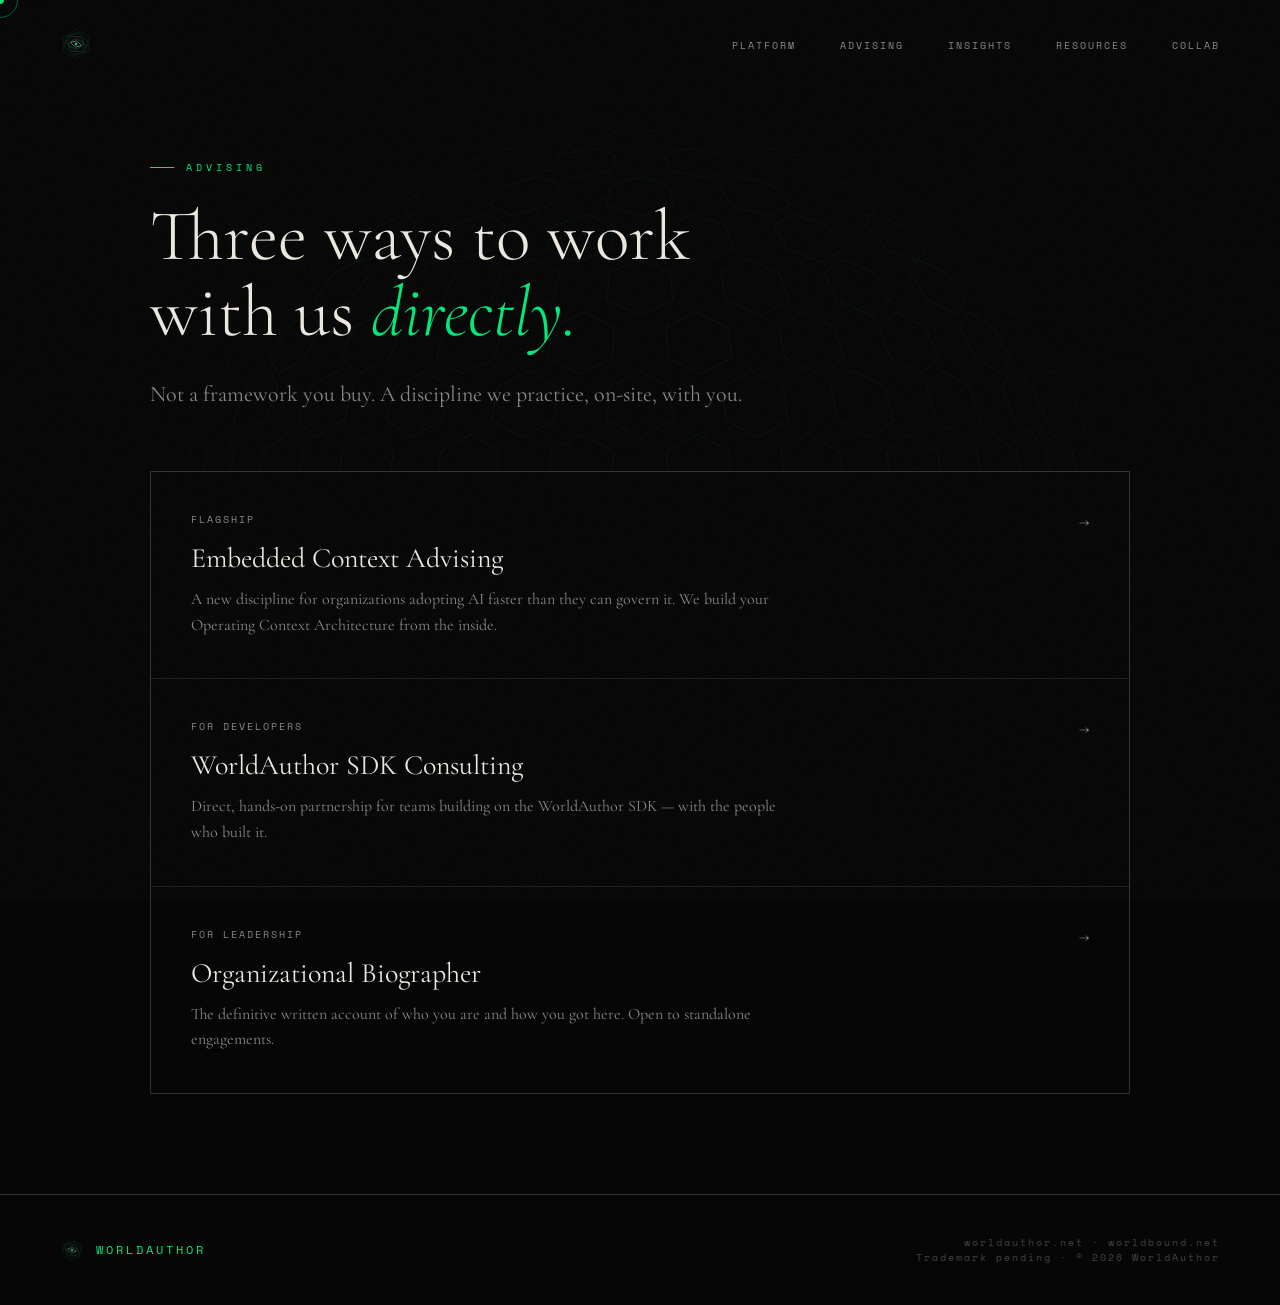
<file: advising/index.html>
<!DOCTYPE html>
<html lang="en">
<head>
<meta charset="UTF-8">
<meta name="viewport" content="width=device-width, initial-scale=1.0">
<title>Advising — WorldAuthor</title>
<meta name="description" content="Embedded Context Advising, WorldAuthor SDK Consulting, and the Organizational Biographer service. Three ways to work with us directly.">
<link href="https://fonts.googleapis.com/css2?family=Cormorant+Garamond:ital,wght@0,300;0,400;0,600;1,300;1,400&family=Space+Mono:wght@400;700&display=swap" rel="stylesheet">
<link rel="stylesheet" href="../styles.css">
</head>
<body>

<div class="cursor" id="cursor"></div>
<div class="cursor-ring" id="cursorRing"></div>

<!-- HEADER -->
<header id="header">
  <a href="/" class="logo" aria-label="WorldAuthor">
    <svg width="32" height="32" viewBox="0 0 32 32" fill="none" xmlns="http://www.w3.org/2000/svg">
      <polygon points="16,1.5 28.7,8.75 28.7,23.25 16,30.5 3.3,23.25 3.3,8.75" fill="none" stroke="#00e87a" stroke-width="0.5" opacity="0.18"/>
      <polygon points="16,4.5 26.9,10.75 26.9,21.25 16,27.5 5.1,21.25 5.1,10.75" fill="none" stroke="#00e87a" stroke-width="0.5" opacity="0.28" transform="rotate(15,16,16)"/>
      <polygon points="16,7.5 25.1,12.75 25.1,19.25 16,24.5 6.9,19.25 6.9,12.75" fill="none" stroke="#ece8e1" stroke-width="0.5" opacity="0.22" transform="rotate(30,16,16)"/>
      <polygon points="16,10.5 23.3,14.75 23.3,17.25 16,21.5 8.7,17.25 8.7,14.75" fill="none" stroke="#00e87a" stroke-width="0.6" opacity="0.45" transform="rotate(0,16,16)"/>
      <polygon points="16,13 21.2,15.5 21.2,16.5 16,19 10.8,16.5 10.8,15.5" fill="none" stroke="#ece8e1" stroke-width="0.7" opacity="0.55" transform="rotate(15,16,16)"/>
      <polygon points="16,14.5 17.3,15.25 17.3,16.75 16,17.5 14.7,16.75 14.7,15.25" fill="#00e87a" stroke="none" opacity="0.9" transform="rotate(30,16,16)"/>
    </svg>
  </a>
  <nav>
    <a href="/#platform">Platform</a>
    <a href="/advising/">Advising</a>
    <a href="/insights/">Insights</a>
    <a href="/resources/">Resources</a>
    <a href="/collab/">Collab</a>
  </nav>
  <button class="nav-toggle" id="navToggle" aria-label="Open menu" aria-expanded="false">
    <span></span>
    <span></span>
    <span></span>
  </button>
</header>

<!-- MOBILE MENU -->
<div class="mobile-menu" id="mobileMenu" role="dialog" aria-label="Navigation">
  <a href="/#platform">Platform</a>
  <a href="/advising/">Advising</a>
  <a href="/insights/">Insights</a>
  <a href="/resources/">Resources</a>
  <a href="/collab/">Collab</a>
</div>

<script>
  (function() {
    var toggle = document.getElementById('navToggle');
    var menu = document.getElementById('mobileMenu');
    if (!toggle || !menu) return;

    toggle.addEventListener('click', function() {
      var isOpen = menu.classList.contains('is-open');
      menu.classList.toggle('is-open', !isOpen);
      toggle.classList.toggle('is-open', !isOpen);
      toggle.setAttribute('aria-expanded', String(!isOpen));
      document.body.style.overflow = isOpen ? '' : 'hidden';
    });

    menu.querySelectorAll('a').forEach(function(link) {
      link.addEventListener('click', function() {
        menu.classList.remove('is-open');
        toggle.classList.remove('is-open');
        toggle.setAttribute('aria-expanded', 'false');
        document.body.style.overflow = '';
      });
    });
  })();
</script>


<div class="hex-sphere-ambient" aria-hidden="true"><svg viewBox="0 0 900 520" xmlns="http://www.w3.org/2000/svg" preserveAspectRatio="xMidYMax slice"><defs><radialGradient id="domeFade" cx="50%" cy="100%" r="75%"><stop offset="0%" stop-color="#000000" stop-opacity="0"/><stop offset="75%" stop-color="#000000" stop-opacity="0"/><stop offset="100%" stop-color="#000000" stop-opacity="1"/></radialGradient><mask id="domeMask"><rect x="0" y="0" width="900" height="520" fill="url(#domeFade)" style="filter:invert(1)"/><rect x="0" y="0" width="900" height="520" fill="white" opacity="0.001"/></mask></defs><g><polygon points="443.7,80.3 450.0,81.1 456.3,80.3 443.7,80.3 450.0,81.1 456.3,80.3" fill="none" stroke="#00e87a" stroke-width="0.90" opacity="0.055"/><polygon points="489.5,82.2 469.2,80.9 464.5,82.2 474.8,86.5 511.1,89.4 517.3,86.5" fill="none" stroke="#00e87a" stroke-width="0.60" opacity="0.166"/><polygon points="435.5,82.2 430.8,80.9 410.5,82.2 382.7,86.5 388.9,89.4 425.2,86.5" fill="none" stroke="#00e87a" stroke-width="0.60" opacity="0.166"/><polygon points="472.4,92.2 450.0,88.8 427.6,92.2 421.0,100.7 450.0,105.7 479.0,100.7" fill="none" stroke="#00e87a" stroke-width="0.60" opacity="0.365"/><polygon points="538.8,92.2 515.4,88.8 510.8,92.2 528.6,100.7 560.3,105.7 564.8,100.7" fill="none" stroke="#00e87a" stroke-width="0.60" opacity="0.248"/><polygon points="389.2,92.2 384.6,88.8 361.2,92.2 335.2,100.7 339.7,105.7 371.4,100.7" fill="none" stroke="#00e87a" stroke-width="0.60" opacity="0.248"/><polygon points="515.2,110.2 489.0,104.7 469.6,110.2 473.2,122.6 504.4,129.6 526.9,122.6" fill="none" stroke="#00e87a" stroke-width="0.60" opacity="0.493"/><polygon points="579.3,110.2 554.6,104.7 548.2,110.2 565.8,122.6 595.8,129.6 602.5,122.6" fill="none" stroke="#00e87a" stroke-width="0.60" opacity="0.354"/><polygon points="602.4,110.2 587.0,104.7 595.6,110.2 621.7,122.6 641.0,129.6 629.7,122.6" fill="none" stroke="#00e87a" stroke-width="0.60" opacity="0.120"/><polygon points="304.4,110.2 313.0,104.7 297.6,110.2 270.3,122.6 259.0,129.6 278.3,122.6" fill="none" stroke="#00e87a" stroke-width="0.60" opacity="0.120"/><polygon points="351.8,110.2 345.4,104.7 320.7,110.2 297.5,122.6 304.2,129.6 334.2,122.6" fill="none" stroke="#00e87a" stroke-width="0.60" opacity="0.354"/><polygon points="430.4,110.2 411.0,104.7 384.8,110.2 373.1,122.6 395.6,129.6 426.8,122.6" fill="none" stroke="#00e87a" stroke-width="0.60" opacity="0.493"/><polygon points="474.4,135.6 450.0,128.2 425.6,135.6 422.6,151.8 450.0,160.6 477.4,151.8" fill="none" stroke="#00e87a" stroke-width="0.60" opacity="0.550"/><polygon points="559.6,135.6 532.6,128.2 515.7,135.6 523.8,151.8 554.5,160.6 573.2,151.8" fill="none" stroke="#00e87a" stroke-width="0.60" opacity="0.550"/><polygon points="623.2,135.6 598.9,128.2 592.7,135.6 610.4,151.8 638.3,160.6 644.6,151.8" fill="none" stroke="#00e87a" stroke-width="0.60" opacity="0.426"/><polygon points="652.4,135.6 635.7,128.2 641.5,135.6 665.3,151.8 684.8,160.6 677.5,151.8" fill="none" stroke="#00e87a" stroke-width="0.60" opacity="0.187"/><polygon points="258.5,135.6 264.3,128.2 247.6,135.6 222.5,151.8 215.2,160.6 234.7,151.8" fill="none" stroke="#00e87a" stroke-width="0.60" opacity="0.187"/><polygon points="307.3,135.6 301.1,128.2 276.8,135.6 255.4,151.8 261.7,160.6 289.6,151.8" fill="none" stroke="#00e87a" stroke-width="0.60" opacity="0.426"/><polygon points="384.3,135.6 367.4,128.2 340.4,135.6 326.8,151.8 345.5,160.6 376.2,151.8" fill="none" stroke="#00e87a" stroke-width="0.60" opacity="0.550"/><polygon points="520.2,168.1 493.8,158.9 471.4,168.1 473.4,187.7 502.2,198.2 526.5,187.7" fill="none" stroke="#00e87a" stroke-width="0.60" opacity="0.550"/><polygon points="602.3,168.1 575.6,158.9 560.1,168.1 570.1,187.7 599.4,198.2 616.1,187.7" fill="none" stroke="#00e87a" stroke-width="0.60" opacity="0.550"/><polygon points="663.8,168.1 640.4,158.9 633.9,168.1 650.6,187.7 676.5,198.2 683.2,187.7" fill="none" stroke="#00e87a" stroke-width="0.60" opacity="0.489"/><polygon points="696.5,168.1 679.4,158.9 682.9,168.1 704.0,187.7 723.0,198.2 718.8,187.7" fill="none" stroke="#00e87a" stroke-width="0.60" opacity="0.252"/><polygon points="217.1,168.1 220.6,158.9 203.5,168.1 181.2,187.7 177.0,198.2 196.0,187.7" fill="none" stroke="#00e87a" stroke-width="0.60" opacity="0.252"/><polygon points="266.1,168.1 259.6,158.9 236.2,168.1 216.8,187.7 223.5,198.2 249.4,187.7" fill="none" stroke="#00e87a" stroke-width="0.60" opacity="0.489"/><polygon points="339.9,168.1 324.4,158.9 297.7,168.1 283.9,187.7 300.6,198.2 329.9,187.7" fill="none" stroke="#00e87a" stroke-width="0.60" opacity="0.550"/><polygon points="428.6,168.1 406.2,158.9 379.8,168.1 373.5,187.7 397.8,198.2 426.6,187.7" fill="none" stroke="#00e87a" stroke-width="0.60" opacity="0.550"/><polygon points="475.1,206.9 450.0,196.1 424.9,206.9 423.2,229.6 450.0,241.4 476.8,229.6" fill="none" stroke="#00e87a" stroke-width="0.60" opacity="0.550"/><polygon points="563.8,206.9 537.1,196.1 516.1,206.9 520.6,229.6 549.2,241.4 571.5,229.6" fill="none" stroke="#00e87a" stroke-width="0.60" opacity="0.550"/><polygon points="641.5,206.9 615.7,196.1 600.9,206.9 611.0,229.6 638.7,241.4 654.3,229.6" fill="none" stroke="#00e87a" stroke-width="0.60" opacity="0.550"/><polygon points="700.3,206.9 678.0,196.1 670.8,206.9 685.7,229.6 709.8,241.4 717.1,229.6" fill="none" stroke="#00e87a" stroke-width="0.60" opacity="0.544"/><polygon points="734.7,206.9 718.0,196.1 719.2,206.9 737.3,229.6 755.4,241.4 753.8,229.6" fill="none" stroke="#00e87a" stroke-width="0.60" opacity="0.312"/><polygon points="741.2,206.9 731.8,196.1 741.2,206.9 760.8,229.6 771.1,241.4 760.8,229.6" fill="none" stroke="#00e87a" stroke-width="0.60" opacity="0.055"/><polygon points="158.8,206.9 168.2,196.1 158.8,206.9 139.2,229.6 128.9,241.4 139.2,229.6" fill="none" stroke="#00e87a" stroke-width="0.60" opacity="0.055"/><polygon points="180.8,206.9 182.0,196.1 165.3,206.9 146.2,229.6 144.6,241.4 162.7,229.6" fill="none" stroke="#00e87a" stroke-width="0.60" opacity="0.312"/><polygon points="229.2,206.9 222.0,196.1 199.7,206.9 182.9,229.6 190.2,241.4 214.3,229.6" fill="none" stroke="#00e87a" stroke-width="0.60" opacity="0.544"/><polygon points="299.1,206.9 284.3,196.1 258.5,206.9 245.7,229.6 261.3,241.4 289.0,229.6" fill="none" stroke="#00e87a" stroke-width="0.60" opacity="0.550"/><polygon points="383.9,206.9 362.9,196.1 336.2,206.9 328.5,229.6 350.8,241.4 379.4,229.6" fill="none" stroke="#00e87a" stroke-width="0.60" opacity="0.550"/><polygon points="521.6,251.3 495.4,239.1 471.5,251.3 472.6,276.5 500.1,289.6 525.2,276.5" fill="none" stroke="#00e87a" stroke-width="0.60" opacity="0.550"/><polygon points="608.9,251.3 582.7,239.1 562.9,251.3 568.5,276.5 596.1,289.6 616.8,276.5" fill="none" stroke="#00e87a" stroke-width="0.60" opacity="0.550"/><polygon points="683.4,251.3 659.1,239.1 645.1,251.3 654.8,276.5 680.4,289.6 694.9,276.5" fill="none" stroke="#00e87a" stroke-width="0.60" opacity="0.550"/><polygon points="738.9,251.3 718.7,239.1 711.6,251.3 724.5,276.5 745.9,289.6 753.2,276.5" fill="none" stroke="#00e87a" stroke-width="0.60" opacity="0.550"/><polygon points="771.1,251.3 756.4,239.1 756.8,251.3 772.0,276.5 787.5,289.6 786.9,276.5" fill="none" stroke="#00e87a" stroke-width="0.60" opacity="0.316"/><polygon points="777.2,251.3 769.4,239.1 777.2,251.3 793.3,276.5 801.8,289.6 793.3,276.5" fill="none" stroke="#00e87a" stroke-width="0.60" opacity="0.055"/><polygon points="122.8,251.3 130.6,239.1 122.8,251.3 106.7,276.5 98.2,289.6 106.7,276.5" fill="none" stroke="#00e87a" stroke-width="0.60" opacity="0.055"/><polygon points="143.2,251.3 143.6,239.1 128.9,251.3 113.1,276.5 112.5,289.6 128.0,276.5" fill="none" stroke="#00e87a" stroke-width="0.60" opacity="0.316"/><polygon points="188.4,251.3 181.3,239.1 161.1,251.3 146.8,276.5 154.1,289.6 175.5,276.5" fill="none" stroke="#00e87a" stroke-width="0.60" opacity="0.550"/><polygon points="254.9,251.3 240.9,239.1 216.6,251.3 205.1,276.5 219.6,289.6 245.2,276.5" fill="none" stroke="#00e87a" stroke-width="0.60" opacity="0.550"/><polygon points="337.1,251.3 317.3,239.1 291.1,251.3 283.2,276.5 303.9,289.6 331.5,276.5" fill="none" stroke="#00e87a" stroke-width="0.60" opacity="0.550"/><polygon points="428.5,251.3 404.6,239.1 378.4,251.3 374.8,276.5 399.9,289.6 427.4,276.5" fill="none" stroke="#00e87a" stroke-width="0.60" opacity="0.550"/><polygon points="475.5,300.3 450.0,287.0 424.5,300.3 423.6,327.6 450.0,341.6 476.4,327.6" fill="none" stroke="#00e87a" stroke-width="0.60" opacity="0.550"/><polygon points="566.9,300.3 540.7,287.0 517.6,300.3 520.0,327.6 547.1,341.6 571.0,327.6" fill="none" stroke="#00e87a" stroke-width="0.60" opacity="0.550"/><polygon points="650.3,300.3 625.2,287.0 606.1,300.3 611.6,327.6 637.6,341.6 657.3,327.6" fill="none" stroke="#00e87a" stroke-width="0.60" opacity="0.550"/><polygon points="720.1,300.3 697.8,287.0 684.0,300.3 692.2,327.6 715.4,341.6 729.5,327.6" fill="none" stroke="#00e87a" stroke-width="0.60" opacity="0.550"/><polygon points="771.4,300.3 753.4,287.0 746.0,300.3 756.3,327.6 775.0,341.6 782.7,327.6" fill="none" stroke="#00e87a" stroke-width="0.60" opacity="0.550"/><polygon points="800.9,300.3 788.4,287.0 787.7,300.3 799.5,327.6 812.5,341.6 813.1,327.6" fill="none" stroke="#00e87a" stroke-width="0.60" opacity="0.314"/><polygon points="806.5,300.3 800.4,287.0 806.5,300.3 818.9,327.6 825.3,341.6 818.9,327.6" fill="none" stroke="#00e87a" stroke-width="0.60" opacity="0.055"/><polygon points="93.5,300.3 99.6,287.0 93.5,300.3 81.1,327.6 74.7,341.6 81.1,327.6" fill="none" stroke="#00e87a" stroke-width="0.60" opacity="0.055"/><polygon points="112.3,300.3 111.6,287.0 99.1,300.3 86.9,327.6 87.5,341.6 100.5,327.6" fill="none" stroke="#00e87a" stroke-width="0.60" opacity="0.314"/><polygon points="154.0,300.3 146.6,287.0 128.6,300.3 117.3,327.6 125.0,341.6 143.7,327.6" fill="none" stroke="#00e87a" stroke-width="0.60" opacity="0.550"/><polygon points="216.0,300.3 202.2,287.0 179.9,300.3 170.5,327.6 184.6,341.6 207.8,327.6" fill="none" stroke="#00e87a" stroke-width="0.60" opacity="0.550"/><polygon points="293.9,300.3 274.8,287.0 249.7,300.3 242.7,327.6 262.4,341.6 288.4,327.6" fill="none" stroke="#00e87a" stroke-width="0.60" opacity="0.550"/><polygon points="382.4,300.3 359.3,287.0 333.1,300.3 329.0,327.6 352.9,341.6 380.0,327.6" fill="none" stroke="#00e87a" stroke-width="0.60" opacity="0.550"/><polygon points="522.9,353.0 496.9,338.9 472.0,353.0 472.5,381.8 499.0,396.4 524.5,381.8" fill="none" stroke="#00e87a" stroke-width="0.60" opacity="0.550"/><polygon points="613.2,353.0 587.8,338.9 565.5,353.0 568.0,381.8 594.0,396.4 616.8,381.8" fill="none" stroke="#00e87a" stroke-width="0.60" opacity="0.550"/><polygon points="693.2,353.0 670.0,338.9 651.7,353.0 656.2,381.8 679.9,396.4 698.6,381.8" fill="none" stroke="#00e87a" stroke-width="0.60" opacity="0.550"/><polygon points="757.9,353.0 738.4,338.9 725.2,353.0 731.4,381.8 751.4,396.4 764.8,381.8" fill="none" stroke="#00e87a" stroke-width="0.60" opacity="0.550"/><polygon points="803.3,353.0 788.7,338.9 781.5,353.0 788.9,381.8 803.9,396.4 811.2,381.8" fill="none" stroke="#00e87a" stroke-width="0.60" opacity="0.504"/><polygon points="826.5,353.0 817.6,338.9 816.9,353.0 825.1,381.8 834.2,396.4 834.9,381.8" fill="none" stroke="#00e87a" stroke-width="0.60" opacity="0.253"/><polygon points="83.1,353.0 82.4,338.9 73.5,353.0 65.1,381.8 65.8,396.4 74.9,381.8" fill="none" stroke="#00e87a" stroke-width="0.60" opacity="0.253"/><polygon points="118.5,353.0 111.3,338.9 96.7,353.0 88.8,381.8 96.1,396.4 111.1,381.8" fill="none" stroke="#00e87a" stroke-width="0.60" opacity="0.504"/><polygon points="174.8,353.0 161.6,338.9 142.1,353.0 135.2,381.8 148.6,396.4 168.6,381.8" fill="none" stroke="#00e87a" stroke-width="0.60" opacity="0.550"/><polygon points="248.3,353.0 230.0,338.9 206.8,353.0 201.4,381.8 220.1,396.4 243.8,381.8" fill="none" stroke="#00e87a" stroke-width="0.60" opacity="0.550"/><polygon points="334.5,353.0 312.2,338.9 286.8,353.0 283.2,381.8 306.0,396.4 332.0,381.8" fill="none" stroke="#00e87a" stroke-width="0.60" opacity="0.550"/><polygon points="428.0,353.0 403.1,338.9 377.1,353.0 375.5,381.8 401.0,396.4 427.5,381.8" fill="none" stroke="#00e87a" stroke-width="0.60" opacity="0.550"/><polygon points="475.8,408.3 450.0,393.6 424.2,408.3 423.9,438.0 450.0,452.9 476.1,438.0" fill="none" stroke="#00e87a" stroke-width="0.60" opacity="0.550"/><polygon points="569.0,408.3 543.5,393.6 518.9,408.3 519.7,438.0 545.5,452.9 570.3,438.0" fill="none" stroke="#00e87a" stroke-width="0.60" opacity="0.550"/><polygon points="655.3,408.3 631.5,393.6 609.6,408.3 611.4,438.0 635.5,452.9 657.6,438.0" fill="none" stroke="#00e87a" stroke-width="0.60" opacity="0.550"/><polygon points="729.7,408.3 709.0,393.6 691.1,408.3 693.7,438.0 714.6,452.9 732.7,438.0" fill="none" stroke="#00e87a" stroke-width="0.60" opacity="0.550"/><polygon points="787.8,408.3 771.4,393.6 758.5,408.3 761.8,438.0 778.4,452.9 791.5,438.0" fill="none" stroke="#00e87a" stroke-width="0.60" opacity="0.550"/><polygon points="826.3,408.3 815.2,393.6 808.0,408.3 811.9,438.0 823.1,452.9 830.4,438.0" fill="none" stroke="#00e87a" stroke-width="0.60" opacity="0.441"/><polygon points="842.9,408.3 837.7,393.6 836.7,408.3 840.9,438.0 846.2,452.9 847.2,438.0" fill="none" stroke="#00e87a" stroke-width="0.60" opacity="0.186"/><polygon points="63.3,408.3 62.3,393.6 57.1,408.3 52.8,438.0 53.8,452.9 59.1,438.0" fill="none" stroke="#00e87a" stroke-width="0.60" opacity="0.186"/><polygon points="92.0,408.3 84.8,393.6 73.7,408.3 69.6,438.0 76.9,452.9 88.1,438.0" fill="none" stroke="#00e87a" stroke-width="0.60" opacity="0.441"/><polygon points="141.5,408.3 128.6,393.6 112.2,408.3 108.5,438.0 121.6,452.9 138.2,438.0" fill="none" stroke="#00e87a" stroke-width="0.60" opacity="0.550"/><polygon points="208.9,408.3 191.0,393.6 170.3,408.3 167.3,438.0 185.4,452.9 206.3,438.0" fill="none" stroke="#00e87a" stroke-width="0.60" opacity="0.550"/><polygon points="290.4,408.3 268.5,393.6 244.7,408.3 242.4,438.0 264.5,452.9 288.6,438.0" fill="none" stroke="#00e87a" stroke-width="0.60" opacity="0.550"/><polygon points="381.1,408.3 356.5,393.6 331.0,408.3 329.7,438.0 354.5,452.9 380.3,438.0" fill="none" stroke="#00e87a" stroke-width="0.60" opacity="0.550"/><polygon points="523.8,465.0 498.1,450.0 472.3,465.0 472.3,495.0 498.1,510.0 523.8,495.0" fill="none" stroke="#00e87a" stroke-width="0.90" opacity="0.550"/><polygon points="615.7,465.0 591.4,450.0 567.2,465.0 567.2,495.0 591.4,510.0 615.7,495.0" fill="none" stroke="#00e87a" stroke-width="0.90" opacity="0.550"/><polygon points="697.9,465.0 676.6,450.0 655.2,465.0 655.2,495.0 676.6,510.0 697.9,495.0" fill="none" stroke="#00e87a" stroke-width="0.90" opacity="0.550"/><polygon points="765.8,465.0 748.6,450.0 731.4,465.0 731.4,495.0 748.6,510.0 765.8,495.0" fill="none" stroke="#00e87a" stroke-width="0.90" opacity="0.550"/><polygon points="815.2,465.0 803.2,450.0 791.1,465.0 791.1,495.0 803.2,510.0 815.2,495.0" fill="none" stroke="#00e87a" stroke-width="0.90" opacity="0.550"/><polygon points="843.5,465.0 837.3,450.0 831.1,465.0 831.1,495.0 837.3,510.0 843.5,495.0" fill="none" stroke="#00e87a" stroke-width="0.90" opacity="0.318"/><polygon points="848.9,465.0 848.9,450.0 848.9,465.0 848.9,495.0 848.9,510.0 848.9,495.0" fill="none" stroke="#00e87a" stroke-width="0.90" opacity="0.055"/><polygon points="51.1,465.0 51.1,450.0 51.1,465.0 51.1,495.0 51.1,510.0 51.1,495.0" fill="none" stroke="#00e87a" stroke-width="0.90" opacity="0.055"/><polygon points="68.9,465.0 62.7,450.0 56.5,465.0 56.5,495.0 62.7,510.0 68.9,495.0" fill="none" stroke="#00e87a" stroke-width="0.90" opacity="0.318"/><polygon points="108.9,465.0 96.8,450.0 84.8,465.0 84.8,495.0 96.8,510.0 108.9,495.0" fill="none" stroke="#00e87a" stroke-width="0.90" opacity="0.550"/><polygon points="168.6,465.0 151.4,450.0 134.2,465.0 134.2,495.0 151.4,510.0 168.6,495.0" fill="none" stroke="#00e87a" stroke-width="0.90" opacity="0.550"/><polygon points="244.8,465.0 223.4,450.0 202.1,465.0 202.1,495.0 223.4,510.0 244.8,495.0" fill="none" stroke="#00e87a" stroke-width="0.90" opacity="0.550"/><polygon points="332.8,465.0 308.6,450.0 284.3,465.0 284.3,495.0 308.6,510.0 332.8,495.0" fill="none" stroke="#00e87a" stroke-width="0.90" opacity="0.550"/><polygon points="427.7,465.0 401.9,450.0 376.2,465.0 376.2,495.0 401.9,510.0 427.7,495.0" fill="none" stroke="#00e87a" stroke-width="0.90" opacity="0.550"/></g></svg></div>

<section class="content-page">
  <div class="section-label reveal">Advising</div>
  <h1 class="reveal">Three ways to work<br>with us <em>directly.</em></h1>
  <p class="lede reveal">Not a framework you buy. A discipline we practice, on-site, with you.</p>

  <div class="list-grid reveal">
    <a href="/advising/embedded-context-advising.html" class="list-card">
      <div class="list-card-eyebrow">Flagship</div>
      <div class="list-card-title">Embedded Context Advising</div>
      <div class="list-card-desc">A new discipline for organizations adopting AI faster than they can govern it. We build your Operating Context Architecture from the inside.</div>
      <div class="list-card-arrow">→</div>
    </a>

    <a href="/advising/worldauthor-sdk-consulting.html" class="list-card">
      <div class="list-card-eyebrow">For developers</div>
      <div class="list-card-title">WorldAuthor SDK Consulting</div>
      <div class="list-card-desc">Direct, hands-on partnership for teams building on the WorldAuthor SDK &mdash; with the people who built it.</div>
      <div class="list-card-arrow">→</div>
    </a>

    <a href="/advising/organizational-biographer.html" class="list-card">
      <div class="list-card-eyebrow">For leadership</div>
      <div class="list-card-title">Organizational Biographer</div>
      <div class="list-card-desc">The definitive written account of who you are and how you got here. Open to standalone engagements.</div>
      <div class="list-card-arrow">→</div>
    </a>
  </div>
</section>

<!-- FOOTER -->
<footer>
  <div class="footer-logo" style="display:flex;align-items:center;gap:12px;">
    <svg width="24" height="24" viewBox="0 0 32 32" fill="none" xmlns="http://www.w3.org/2000/svg">
      <polygon points="16,1.5 28.7,8.75 28.7,23.25 16,30.5 3.3,23.25 3.3,8.75" fill="none" stroke="#00e87a" stroke-width="0.5" opacity="0.18"/>
      <polygon points="16,4.5 26.9,10.75 26.9,21.25 16,27.5 5.1,21.25 5.1,10.75" fill="none" stroke="#00e87a" stroke-width="0.5" opacity="0.28" transform="rotate(15,16,16)"/>
      <polygon points="16,7.5 25.1,12.75 25.1,19.25 16,24.5 6.9,19.25 6.9,12.75" fill="none" stroke="#ece8e1" stroke-width="0.5" opacity="0.22" transform="rotate(30,16,16)"/>
      <polygon points="16,10.5 23.3,14.75 23.3,17.25 16,21.5 8.7,17.25 8.7,14.75" fill="none" stroke="#00e87a" stroke-width="0.6" opacity="0.45" transform="rotate(0,16,16)"/>
      <polygon points="16,13 21.2,15.5 21.2,16.5 16,19 10.8,16.5 10.8,15.5" fill="none" stroke="#ece8e1" stroke-width="0.7" opacity="0.55" transform="rotate(15,16,16)"/>
      <polygon points="16,14.5 17.3,15.25 17.3,16.75 16,17.5 14.7,16.75 14.7,15.25" fill="#00e87a" stroke="none" opacity="0.9" transform="rotate(30,16,16)"/>
    </svg>
    <span>World<span style="color:var(--accent)">Author</span></span>
  </div>
  <div class="footer-right">
    worldauthor.net · worldbound.net<br>
    Trademark pending · © 2026 WorldAuthor
  </div>
</footer>

<script>
  // Custom cursor
  const cursor = document.getElementById('cursor');
  const ring = document.getElementById('cursorRing');
  let mx = 0, my = 0, rx = 0, ry = 0;

  document.addEventListener('mousemove', e => {
    mx = e.clientX; my = e.clientY;
    cursor.style.left = mx + 'px';
    cursor.style.top = my + 'px';
  });

  function animateRing() {
    rx += (mx - rx) * 0.12;
    ry += (my - ry) * 0.12;
    ring.style.left = rx + 'px';
    ring.style.top = ry + 'px';
    requestAnimationFrame(animateRing);
  }
  animateRing();

  // Header scroll
  const header = document.getElementById('header');
  window.addEventListener('scroll', () => {
    header.classList.toggle('scrolled', window.scrollY > 60);
  });

  // Scroll reveal
  const reveals = document.querySelectorAll('.reveal');
  const revealObserver = new IntersectionObserver((entries) => {
    entries.forEach((entry, i) => {
      if (entry.isIntersecting) {
        setTimeout(() => entry.target.classList.add('visible'), i * 80);
        revealObserver.unobserve(entry.target);
      }
    });
  }, { threshold: 0.1 });

  reveals.forEach(el => revealObserver.observe(el));
</script>

</body>
</html>
</file>
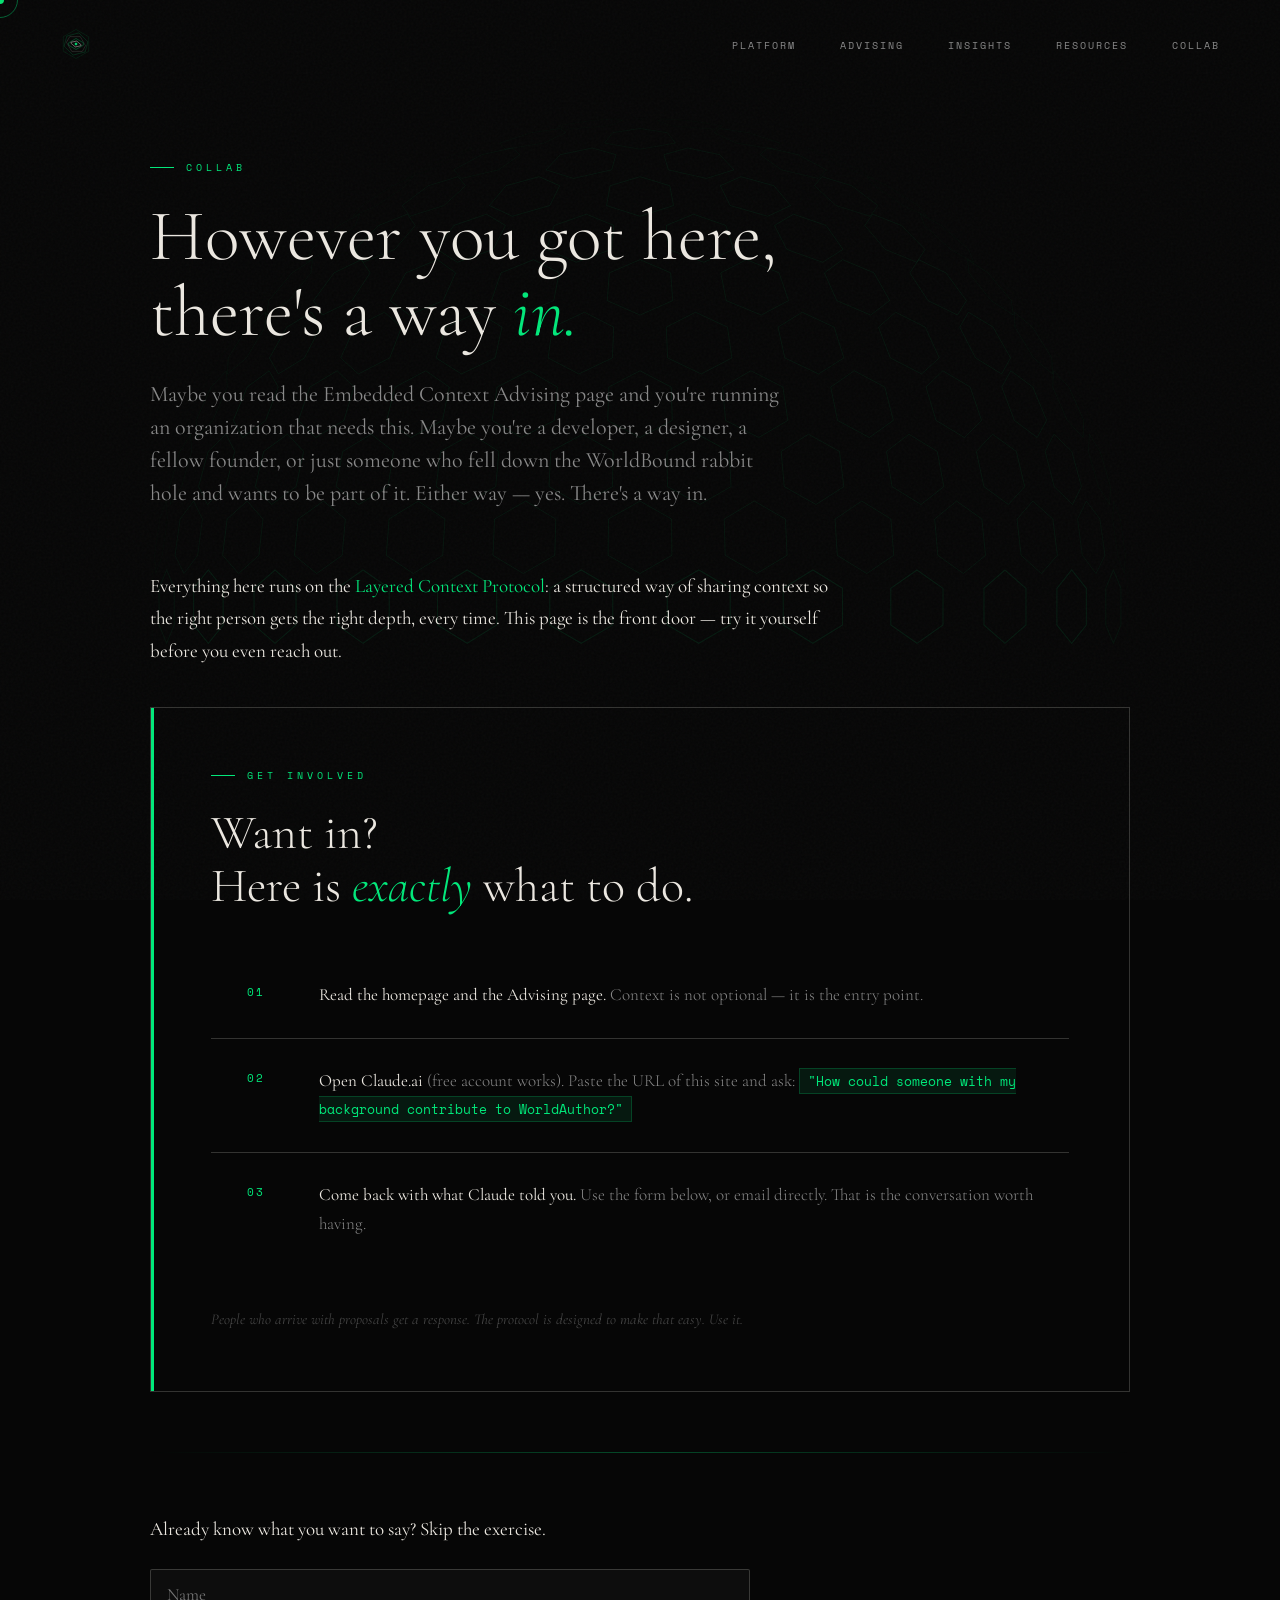
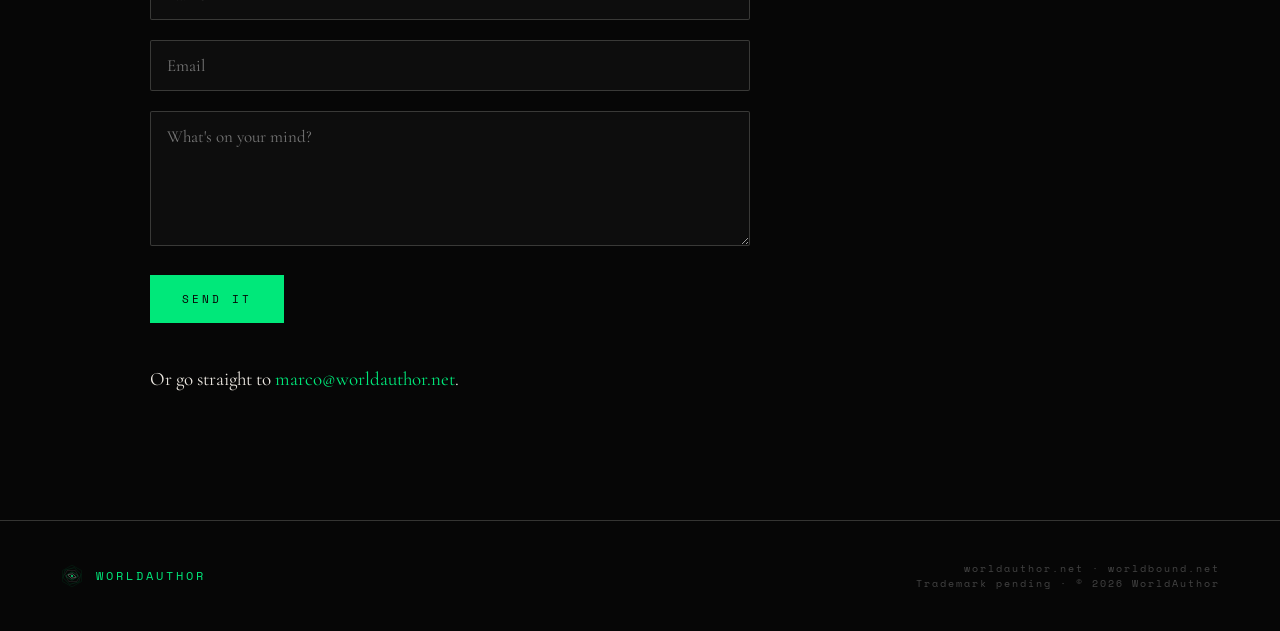
<file: collab/index.html>
<!DOCTYPE html>
<html lang="en">
<head>
<meta charset="UTF-8">
<meta name="viewport" content="width=device-width, initial-scale=1.0">
<title>Collab — WorldAuthor</title>
<meta name="description" content="However you got here, there's a way in. Try the Layered Context Protocol yourself, or reach out directly.">
<link href="https://fonts.googleapis.com/css2?family=Cormorant+Garamond:ital,wght@0,300;0,400;0,600;1,300;1,400&family=Space+Mono:wght@400;700&display=swap" rel="stylesheet">
<link rel="stylesheet" href="../styles.css">
</head>
<body>

<div class="cursor" id="cursor"></div>
<div class="cursor-ring" id="cursorRing"></div>

<!-- HEADER -->
<header id="header">
  <a href="/" class="logo" aria-label="WorldAuthor">
    <svg width="32" height="32" viewBox="0 0 32 32" fill="none" xmlns="http://www.w3.org/2000/svg">
      <polygon points="16,1.5 28.7,8.75 28.7,23.25 16,30.5 3.3,23.25 3.3,8.75" fill="none" stroke="#00e87a" stroke-width="0.5" opacity="0.18"/>
      <polygon points="16,4.5 26.9,10.75 26.9,21.25 16,27.5 5.1,21.25 5.1,10.75" fill="none" stroke="#00e87a" stroke-width="0.5" opacity="0.28" transform="rotate(15,16,16)"/>
      <polygon points="16,7.5 25.1,12.75 25.1,19.25 16,24.5 6.9,19.25 6.9,12.75" fill="none" stroke="#ece8e1" stroke-width="0.5" opacity="0.22" transform="rotate(30,16,16)"/>
      <polygon points="16,10.5 23.3,14.75 23.3,17.25 16,21.5 8.7,17.25 8.7,14.75" fill="none" stroke="#00e87a" stroke-width="0.6" opacity="0.45" transform="rotate(0,16,16)"/>
      <polygon points="16,13 21.2,15.5 21.2,16.5 16,19 10.8,16.5 10.8,15.5" fill="none" stroke="#ece8e1" stroke-width="0.7" opacity="0.55" transform="rotate(15,16,16)"/>
      <polygon points="16,14.5 17.3,15.25 17.3,16.75 16,17.5 14.7,16.75 14.7,15.25" fill="#00e87a" stroke="none" opacity="0.9" transform="rotate(30,16,16)"/>
    </svg>
  </a>
  <nav>
    <a href="/#platform">Platform</a>
    <a href="/advising/">Advising</a>
    <a href="/insights/">Insights</a>
    <a href="/resources/">Resources</a>
    <a href="/collab/">Collab</a>
  </nav>
  <button class="nav-toggle" id="navToggle" aria-label="Open menu" aria-expanded="false">
    <span></span>
    <span></span>
    <span></span>
  </button>
</header>

<!-- MOBILE MENU -->
<div class="mobile-menu" id="mobileMenu" role="dialog" aria-label="Navigation">
  <a href="/#platform">Platform</a>
  <a href="/advising/">Advising</a>
  <a href="/insights/">Insights</a>
  <a href="/resources/">Resources</a>
  <a href="/collab/">Collab</a>
</div>

<script>
  (function() {
    var toggle = document.getElementById('navToggle');
    var menu = document.getElementById('mobileMenu');
    if (!toggle || !menu) return;

    toggle.addEventListener('click', function() {
      var isOpen = menu.classList.contains('is-open');
      menu.classList.toggle('is-open', !isOpen);
      toggle.classList.toggle('is-open', !isOpen);
      toggle.setAttribute('aria-expanded', String(!isOpen));
      document.body.style.overflow = isOpen ? '' : 'hidden';
    });

    menu.querySelectorAll('a').forEach(function(link) {
      link.addEventListener('click', function() {
        menu.classList.remove('is-open');
        toggle.classList.remove('is-open');
        toggle.setAttribute('aria-expanded', 'false');
        document.body.style.overflow = '';
      });
    });
  })();
</script>


<div class="hex-sphere-ambient" aria-hidden="true"><svg viewBox="0 0 900 520" xmlns="http://www.w3.org/2000/svg" preserveAspectRatio="xMidYMax slice"><defs><radialGradient id="domeFade" cx="50%" cy="100%" r="75%"><stop offset="0%" stop-color="#000000" stop-opacity="0"/><stop offset="75%" stop-color="#000000" stop-opacity="0"/><stop offset="100%" stop-color="#000000" stop-opacity="1"/></radialGradient><mask id="domeMask"><rect x="0" y="0" width="900" height="520" fill="url(#domeFade)" style="filter:invert(1)"/><rect x="0" y="0" width="900" height="520" fill="white" opacity="0.001"/></mask></defs><g><polygon points="443.7,80.3 450.0,81.1 456.3,80.3 443.7,80.3 450.0,81.1 456.3,80.3" fill="none" stroke="#00e87a" stroke-width="0.90" opacity="0.055"/><polygon points="489.5,82.2 469.2,80.9 464.5,82.2 474.8,86.5 511.1,89.4 517.3,86.5" fill="none" stroke="#00e87a" stroke-width="0.60" opacity="0.166"/><polygon points="435.5,82.2 430.8,80.9 410.5,82.2 382.7,86.5 388.9,89.4 425.2,86.5" fill="none" stroke="#00e87a" stroke-width="0.60" opacity="0.166"/><polygon points="472.4,92.2 450.0,88.8 427.6,92.2 421.0,100.7 450.0,105.7 479.0,100.7" fill="none" stroke="#00e87a" stroke-width="0.60" opacity="0.365"/><polygon points="538.8,92.2 515.4,88.8 510.8,92.2 528.6,100.7 560.3,105.7 564.8,100.7" fill="none" stroke="#00e87a" stroke-width="0.60" opacity="0.248"/><polygon points="389.2,92.2 384.6,88.8 361.2,92.2 335.2,100.7 339.7,105.7 371.4,100.7" fill="none" stroke="#00e87a" stroke-width="0.60" opacity="0.248"/><polygon points="515.2,110.2 489.0,104.7 469.6,110.2 473.2,122.6 504.4,129.6 526.9,122.6" fill="none" stroke="#00e87a" stroke-width="0.60" opacity="0.493"/><polygon points="579.3,110.2 554.6,104.7 548.2,110.2 565.8,122.6 595.8,129.6 602.5,122.6" fill="none" stroke="#00e87a" stroke-width="0.60" opacity="0.354"/><polygon points="602.4,110.2 587.0,104.7 595.6,110.2 621.7,122.6 641.0,129.6 629.7,122.6" fill="none" stroke="#00e87a" stroke-width="0.60" opacity="0.120"/><polygon points="304.4,110.2 313.0,104.7 297.6,110.2 270.3,122.6 259.0,129.6 278.3,122.6" fill="none" stroke="#00e87a" stroke-width="0.60" opacity="0.120"/><polygon points="351.8,110.2 345.4,104.7 320.7,110.2 297.5,122.6 304.2,129.6 334.2,122.6" fill="none" stroke="#00e87a" stroke-width="0.60" opacity="0.354"/><polygon points="430.4,110.2 411.0,104.7 384.8,110.2 373.1,122.6 395.6,129.6 426.8,122.6" fill="none" stroke="#00e87a" stroke-width="0.60" opacity="0.493"/><polygon points="474.4,135.6 450.0,128.2 425.6,135.6 422.6,151.8 450.0,160.6 477.4,151.8" fill="none" stroke="#00e87a" stroke-width="0.60" opacity="0.550"/><polygon points="559.6,135.6 532.6,128.2 515.7,135.6 523.8,151.8 554.5,160.6 573.2,151.8" fill="none" stroke="#00e87a" stroke-width="0.60" opacity="0.550"/><polygon points="623.2,135.6 598.9,128.2 592.7,135.6 610.4,151.8 638.3,160.6 644.6,151.8" fill="none" stroke="#00e87a" stroke-width="0.60" opacity="0.426"/><polygon points="652.4,135.6 635.7,128.2 641.5,135.6 665.3,151.8 684.8,160.6 677.5,151.8" fill="none" stroke="#00e87a" stroke-width="0.60" opacity="0.187"/><polygon points="258.5,135.6 264.3,128.2 247.6,135.6 222.5,151.8 215.2,160.6 234.7,151.8" fill="none" stroke="#00e87a" stroke-width="0.60" opacity="0.187"/><polygon points="307.3,135.6 301.1,128.2 276.8,135.6 255.4,151.8 261.7,160.6 289.6,151.8" fill="none" stroke="#00e87a" stroke-width="0.60" opacity="0.426"/><polygon points="384.3,135.6 367.4,128.2 340.4,135.6 326.8,151.8 345.5,160.6 376.2,151.8" fill="none" stroke="#00e87a" stroke-width="0.60" opacity="0.550"/><polygon points="520.2,168.1 493.8,158.9 471.4,168.1 473.4,187.7 502.2,198.2 526.5,187.7" fill="none" stroke="#00e87a" stroke-width="0.60" opacity="0.550"/><polygon points="602.3,168.1 575.6,158.9 560.1,168.1 570.1,187.7 599.4,198.2 616.1,187.7" fill="none" stroke="#00e87a" stroke-width="0.60" opacity="0.550"/><polygon points="663.8,168.1 640.4,158.9 633.9,168.1 650.6,187.7 676.5,198.2 683.2,187.7" fill="none" stroke="#00e87a" stroke-width="0.60" opacity="0.489"/><polygon points="696.5,168.1 679.4,158.9 682.9,168.1 704.0,187.7 723.0,198.2 718.8,187.7" fill="none" stroke="#00e87a" stroke-width="0.60" opacity="0.252"/><polygon points="217.1,168.1 220.6,158.9 203.5,168.1 181.2,187.7 177.0,198.2 196.0,187.7" fill="none" stroke="#00e87a" stroke-width="0.60" opacity="0.252"/><polygon points="266.1,168.1 259.6,158.9 236.2,168.1 216.8,187.7 223.5,198.2 249.4,187.7" fill="none" stroke="#00e87a" stroke-width="0.60" opacity="0.489"/><polygon points="339.9,168.1 324.4,158.9 297.7,168.1 283.9,187.7 300.6,198.2 329.9,187.7" fill="none" stroke="#00e87a" stroke-width="0.60" opacity="0.550"/><polygon points="428.6,168.1 406.2,158.9 379.8,168.1 373.5,187.7 397.8,198.2 426.6,187.7" fill="none" stroke="#00e87a" stroke-width="0.60" opacity="0.550"/><polygon points="475.1,206.9 450.0,196.1 424.9,206.9 423.2,229.6 450.0,241.4 476.8,229.6" fill="none" stroke="#00e87a" stroke-width="0.60" opacity="0.550"/><polygon points="563.8,206.9 537.1,196.1 516.1,206.9 520.6,229.6 549.2,241.4 571.5,229.6" fill="none" stroke="#00e87a" stroke-width="0.60" opacity="0.550"/><polygon points="641.5,206.9 615.7,196.1 600.9,206.9 611.0,229.6 638.7,241.4 654.3,229.6" fill="none" stroke="#00e87a" stroke-width="0.60" opacity="0.550"/><polygon points="700.3,206.9 678.0,196.1 670.8,206.9 685.7,229.6 709.8,241.4 717.1,229.6" fill="none" stroke="#00e87a" stroke-width="0.60" opacity="0.544"/><polygon points="734.7,206.9 718.0,196.1 719.2,206.9 737.3,229.6 755.4,241.4 753.8,229.6" fill="none" stroke="#00e87a" stroke-width="0.60" opacity="0.312"/><polygon points="741.2,206.9 731.8,196.1 741.2,206.9 760.8,229.6 771.1,241.4 760.8,229.6" fill="none" stroke="#00e87a" stroke-width="0.60" opacity="0.055"/><polygon points="158.8,206.9 168.2,196.1 158.8,206.9 139.2,229.6 128.9,241.4 139.2,229.6" fill="none" stroke="#00e87a" stroke-width="0.60" opacity="0.055"/><polygon points="180.8,206.9 182.0,196.1 165.3,206.9 146.2,229.6 144.6,241.4 162.7,229.6" fill="none" stroke="#00e87a" stroke-width="0.60" opacity="0.312"/><polygon points="229.2,206.9 222.0,196.1 199.7,206.9 182.9,229.6 190.2,241.4 214.3,229.6" fill="none" stroke="#00e87a" stroke-width="0.60" opacity="0.544"/><polygon points="299.1,206.9 284.3,196.1 258.5,206.9 245.7,229.6 261.3,241.4 289.0,229.6" fill="none" stroke="#00e87a" stroke-width="0.60" opacity="0.550"/><polygon points="383.9,206.9 362.9,196.1 336.2,206.9 328.5,229.6 350.8,241.4 379.4,229.6" fill="none" stroke="#00e87a" stroke-width="0.60" opacity="0.550"/><polygon points="521.6,251.3 495.4,239.1 471.5,251.3 472.6,276.5 500.1,289.6 525.2,276.5" fill="none" stroke="#00e87a" stroke-width="0.60" opacity="0.550"/><polygon points="608.9,251.3 582.7,239.1 562.9,251.3 568.5,276.5 596.1,289.6 616.8,276.5" fill="none" stroke="#00e87a" stroke-width="0.60" opacity="0.550"/><polygon points="683.4,251.3 659.1,239.1 645.1,251.3 654.8,276.5 680.4,289.6 694.9,276.5" fill="none" stroke="#00e87a" stroke-width="0.60" opacity="0.550"/><polygon points="738.9,251.3 718.7,239.1 711.6,251.3 724.5,276.5 745.9,289.6 753.2,276.5" fill="none" stroke="#00e87a" stroke-width="0.60" opacity="0.550"/><polygon points="771.1,251.3 756.4,239.1 756.8,251.3 772.0,276.5 787.5,289.6 786.9,276.5" fill="none" stroke="#00e87a" stroke-width="0.60" opacity="0.316"/><polygon points="777.2,251.3 769.4,239.1 777.2,251.3 793.3,276.5 801.8,289.6 793.3,276.5" fill="none" stroke="#00e87a" stroke-width="0.60" opacity="0.055"/><polygon points="122.8,251.3 130.6,239.1 122.8,251.3 106.7,276.5 98.2,289.6 106.7,276.5" fill="none" stroke="#00e87a" stroke-width="0.60" opacity="0.055"/><polygon points="143.2,251.3 143.6,239.1 128.9,251.3 113.1,276.5 112.5,289.6 128.0,276.5" fill="none" stroke="#00e87a" stroke-width="0.60" opacity="0.316"/><polygon points="188.4,251.3 181.3,239.1 161.1,251.3 146.8,276.5 154.1,289.6 175.5,276.5" fill="none" stroke="#00e87a" stroke-width="0.60" opacity="0.550"/><polygon points="254.9,251.3 240.9,239.1 216.6,251.3 205.1,276.5 219.6,289.6 245.2,276.5" fill="none" stroke="#00e87a" stroke-width="0.60" opacity="0.550"/><polygon points="337.1,251.3 317.3,239.1 291.1,251.3 283.2,276.5 303.9,289.6 331.5,276.5" fill="none" stroke="#00e87a" stroke-width="0.60" opacity="0.550"/><polygon points="428.5,251.3 404.6,239.1 378.4,251.3 374.8,276.5 399.9,289.6 427.4,276.5" fill="none" stroke="#00e87a" stroke-width="0.60" opacity="0.550"/><polygon points="475.5,300.3 450.0,287.0 424.5,300.3 423.6,327.6 450.0,341.6 476.4,327.6" fill="none" stroke="#00e87a" stroke-width="0.60" opacity="0.550"/><polygon points="566.9,300.3 540.7,287.0 517.6,300.3 520.0,327.6 547.1,341.6 571.0,327.6" fill="none" stroke="#00e87a" stroke-width="0.60" opacity="0.550"/><polygon points="650.3,300.3 625.2,287.0 606.1,300.3 611.6,327.6 637.6,341.6 657.3,327.6" fill="none" stroke="#00e87a" stroke-width="0.60" opacity="0.550"/><polygon points="720.1,300.3 697.8,287.0 684.0,300.3 692.2,327.6 715.4,341.6 729.5,327.6" fill="none" stroke="#00e87a" stroke-width="0.60" opacity="0.550"/><polygon points="771.4,300.3 753.4,287.0 746.0,300.3 756.3,327.6 775.0,341.6 782.7,327.6" fill="none" stroke="#00e87a" stroke-width="0.60" opacity="0.550"/><polygon points="800.9,300.3 788.4,287.0 787.7,300.3 799.5,327.6 812.5,341.6 813.1,327.6" fill="none" stroke="#00e87a" stroke-width="0.60" opacity="0.314"/><polygon points="806.5,300.3 800.4,287.0 806.5,300.3 818.9,327.6 825.3,341.6 818.9,327.6" fill="none" stroke="#00e87a" stroke-width="0.60" opacity="0.055"/><polygon points="93.5,300.3 99.6,287.0 93.5,300.3 81.1,327.6 74.7,341.6 81.1,327.6" fill="none" stroke="#00e87a" stroke-width="0.60" opacity="0.055"/><polygon points="112.3,300.3 111.6,287.0 99.1,300.3 86.9,327.6 87.5,341.6 100.5,327.6" fill="none" stroke="#00e87a" stroke-width="0.60" opacity="0.314"/><polygon points="154.0,300.3 146.6,287.0 128.6,300.3 117.3,327.6 125.0,341.6 143.7,327.6" fill="none" stroke="#00e87a" stroke-width="0.60" opacity="0.550"/><polygon points="216.0,300.3 202.2,287.0 179.9,300.3 170.5,327.6 184.6,341.6 207.8,327.6" fill="none" stroke="#00e87a" stroke-width="0.60" opacity="0.550"/><polygon points="293.9,300.3 274.8,287.0 249.7,300.3 242.7,327.6 262.4,341.6 288.4,327.6" fill="none" stroke="#00e87a" stroke-width="0.60" opacity="0.550"/><polygon points="382.4,300.3 359.3,287.0 333.1,300.3 329.0,327.6 352.9,341.6 380.0,327.6" fill="none" stroke="#00e87a" stroke-width="0.60" opacity="0.550"/><polygon points="522.9,353.0 496.9,338.9 472.0,353.0 472.5,381.8 499.0,396.4 524.5,381.8" fill="none" stroke="#00e87a" stroke-width="0.60" opacity="0.550"/><polygon points="613.2,353.0 587.8,338.9 565.5,353.0 568.0,381.8 594.0,396.4 616.8,381.8" fill="none" stroke="#00e87a" stroke-width="0.60" opacity="0.550"/><polygon points="693.2,353.0 670.0,338.9 651.7,353.0 656.2,381.8 679.9,396.4 698.6,381.8" fill="none" stroke="#00e87a" stroke-width="0.60" opacity="0.550"/><polygon points="757.9,353.0 738.4,338.9 725.2,353.0 731.4,381.8 751.4,396.4 764.8,381.8" fill="none" stroke="#00e87a" stroke-width="0.60" opacity="0.550"/><polygon points="803.3,353.0 788.7,338.9 781.5,353.0 788.9,381.8 803.9,396.4 811.2,381.8" fill="none" stroke="#00e87a" stroke-width="0.60" opacity="0.504"/><polygon points="826.5,353.0 817.6,338.9 816.9,353.0 825.1,381.8 834.2,396.4 834.9,381.8" fill="none" stroke="#00e87a" stroke-width="0.60" opacity="0.253"/><polygon points="83.1,353.0 82.4,338.9 73.5,353.0 65.1,381.8 65.8,396.4 74.9,381.8" fill="none" stroke="#00e87a" stroke-width="0.60" opacity="0.253"/><polygon points="118.5,353.0 111.3,338.9 96.7,353.0 88.8,381.8 96.1,396.4 111.1,381.8" fill="none" stroke="#00e87a" stroke-width="0.60" opacity="0.504"/><polygon points="174.8,353.0 161.6,338.9 142.1,353.0 135.2,381.8 148.6,396.4 168.6,381.8" fill="none" stroke="#00e87a" stroke-width="0.60" opacity="0.550"/><polygon points="248.3,353.0 230.0,338.9 206.8,353.0 201.4,381.8 220.1,396.4 243.8,381.8" fill="none" stroke="#00e87a" stroke-width="0.60" opacity="0.550"/><polygon points="334.5,353.0 312.2,338.9 286.8,353.0 283.2,381.8 306.0,396.4 332.0,381.8" fill="none" stroke="#00e87a" stroke-width="0.60" opacity="0.550"/><polygon points="428.0,353.0 403.1,338.9 377.1,353.0 375.5,381.8 401.0,396.4 427.5,381.8" fill="none" stroke="#00e87a" stroke-width="0.60" opacity="0.550"/><polygon points="475.8,408.3 450.0,393.6 424.2,408.3 423.9,438.0 450.0,452.9 476.1,438.0" fill="none" stroke="#00e87a" stroke-width="0.60" opacity="0.550"/><polygon points="569.0,408.3 543.5,393.6 518.9,408.3 519.7,438.0 545.5,452.9 570.3,438.0" fill="none" stroke="#00e87a" stroke-width="0.60" opacity="0.550"/><polygon points="655.3,408.3 631.5,393.6 609.6,408.3 611.4,438.0 635.5,452.9 657.6,438.0" fill="none" stroke="#00e87a" stroke-width="0.60" opacity="0.550"/><polygon points="729.7,408.3 709.0,393.6 691.1,408.3 693.7,438.0 714.6,452.9 732.7,438.0" fill="none" stroke="#00e87a" stroke-width="0.60" opacity="0.550"/><polygon points="787.8,408.3 771.4,393.6 758.5,408.3 761.8,438.0 778.4,452.9 791.5,438.0" fill="none" stroke="#00e87a" stroke-width="0.60" opacity="0.550"/><polygon points="826.3,408.3 815.2,393.6 808.0,408.3 811.9,438.0 823.1,452.9 830.4,438.0" fill="none" stroke="#00e87a" stroke-width="0.60" opacity="0.441"/><polygon points="842.9,408.3 837.7,393.6 836.7,408.3 840.9,438.0 846.2,452.9 847.2,438.0" fill="none" stroke="#00e87a" stroke-width="0.60" opacity="0.186"/><polygon points="63.3,408.3 62.3,393.6 57.1,408.3 52.8,438.0 53.8,452.9 59.1,438.0" fill="none" stroke="#00e87a" stroke-width="0.60" opacity="0.186"/><polygon points="92.0,408.3 84.8,393.6 73.7,408.3 69.6,438.0 76.9,452.9 88.1,438.0" fill="none" stroke="#00e87a" stroke-width="0.60" opacity="0.441"/><polygon points="141.5,408.3 128.6,393.6 112.2,408.3 108.5,438.0 121.6,452.9 138.2,438.0" fill="none" stroke="#00e87a" stroke-width="0.60" opacity="0.550"/><polygon points="208.9,408.3 191.0,393.6 170.3,408.3 167.3,438.0 185.4,452.9 206.3,438.0" fill="none" stroke="#00e87a" stroke-width="0.60" opacity="0.550"/><polygon points="290.4,408.3 268.5,393.6 244.7,408.3 242.4,438.0 264.5,452.9 288.6,438.0" fill="none" stroke="#00e87a" stroke-width="0.60" opacity="0.550"/><polygon points="381.1,408.3 356.5,393.6 331.0,408.3 329.7,438.0 354.5,452.9 380.3,438.0" fill="none" stroke="#00e87a" stroke-width="0.60" opacity="0.550"/><polygon points="523.8,465.0 498.1,450.0 472.3,465.0 472.3,495.0 498.1,510.0 523.8,495.0" fill="none" stroke="#00e87a" stroke-width="0.90" opacity="0.550"/><polygon points="615.7,465.0 591.4,450.0 567.2,465.0 567.2,495.0 591.4,510.0 615.7,495.0" fill="none" stroke="#00e87a" stroke-width="0.90" opacity="0.550"/><polygon points="697.9,465.0 676.6,450.0 655.2,465.0 655.2,495.0 676.6,510.0 697.9,495.0" fill="none" stroke="#00e87a" stroke-width="0.90" opacity="0.550"/><polygon points="765.8,465.0 748.6,450.0 731.4,465.0 731.4,495.0 748.6,510.0 765.8,495.0" fill="none" stroke="#00e87a" stroke-width="0.90" opacity="0.550"/><polygon points="815.2,465.0 803.2,450.0 791.1,465.0 791.1,495.0 803.2,510.0 815.2,495.0" fill="none" stroke="#00e87a" stroke-width="0.90" opacity="0.550"/><polygon points="843.5,465.0 837.3,450.0 831.1,465.0 831.1,495.0 837.3,510.0 843.5,495.0" fill="none" stroke="#00e87a" stroke-width="0.90" opacity="0.318"/><polygon points="848.9,465.0 848.9,450.0 848.9,465.0 848.9,495.0 848.9,510.0 848.9,495.0" fill="none" stroke="#00e87a" stroke-width="0.90" opacity="0.055"/><polygon points="51.1,465.0 51.1,450.0 51.1,465.0 51.1,495.0 51.1,510.0 51.1,495.0" fill="none" stroke="#00e87a" stroke-width="0.90" opacity="0.055"/><polygon points="68.9,465.0 62.7,450.0 56.5,465.0 56.5,495.0 62.7,510.0 68.9,495.0" fill="none" stroke="#00e87a" stroke-width="0.90" opacity="0.318"/><polygon points="108.9,465.0 96.8,450.0 84.8,465.0 84.8,495.0 96.8,510.0 108.9,495.0" fill="none" stroke="#00e87a" stroke-width="0.90" opacity="0.550"/><polygon points="168.6,465.0 151.4,450.0 134.2,465.0 134.2,495.0 151.4,510.0 168.6,495.0" fill="none" stroke="#00e87a" stroke-width="0.90" opacity="0.550"/><polygon points="244.8,465.0 223.4,450.0 202.1,465.0 202.1,495.0 223.4,510.0 244.8,495.0" fill="none" stroke="#00e87a" stroke-width="0.90" opacity="0.550"/><polygon points="332.8,465.0 308.6,450.0 284.3,465.0 284.3,495.0 308.6,510.0 332.8,495.0" fill="none" stroke="#00e87a" stroke-width="0.90" opacity="0.550"/><polygon points="427.7,465.0 401.9,450.0 376.2,465.0 376.2,495.0 401.9,510.0 427.7,495.0" fill="none" stroke="#00e87a" stroke-width="0.90" opacity="0.550"/></g></svg></div>

<section class="content-page">
  <div class="section-label reveal">Collab</div>
  <h1 class="reveal">However you got here,<br>there's a way <em>in.</em></h1>
  <p class="lede reveal">Maybe you read the Embedded Context Advising page and you're running an organization that needs this. Maybe you're a developer, a designer, a fellow founder, or just someone who fell down the WorldBound rabbit hole and wants to be part of it. Either way &mdash; yes. There's a way in.</p>

  <div class="prose">
    <p class="reveal">Everything here runs on the <a href="/resources/#protocol-full" style="color:var(--accent);text-decoration:none;">Layered Context Protocol</a>: a structured way of sharing context so the right person gets the right depth, every time. This page is the front door &mdash; try it yourself before you even reach out.</p>
  </div>

  <div class="get-involved reveal" style="margin-top: 40px;">
    <div class="get-involved-label">Get Involved</div>
    <h3>Want in?<br>Here is <em>exactly</em> what to do.</h3>
    <div class="get-involved-steps">
      <div class="get-involved-step">
        <div class="step-num">01</div>
        <div class="step-text"><strong>Read the homepage and the Advising page.</strong> Context is not optional &mdash; it is the entry point.</div>
      </div>
      <div class="get-involved-step">
        <div class="step-num">02</div>
        <div class="step-text"><strong>Open Claude.ai</strong> (free account works). Paste the URL of this site and ask: <code>"How could someone with my background contribute to WorldAuthor?"</code></div>
      </div>
      <div class="get-involved-step">
        <div class="step-num">03</div>
        <div class="step-text"><strong>Come back with what Claude told you.</strong> Use the form below, or email directly. That is the conversation worth having.</div>
      </div>
    </div>
    <div class="get-involved-note">People who arrive with proposals get a response. The protocol is designed to make that easy. Use it.</div>
  </div>

  <div class="deco-line" style="margin: 60px 0;"></div>

  <div class="prose">
    <p class="reveal">Already know what you want to say? Skip the exercise.</p>
  </div>

  <form id="collab-form" class="reveal" style="max-width: 600px; margin-top: 20px;" onsubmit="submitCollab(event)">
    <div style="margin-bottom: 20px;">
      <input type="text" id="collab-name" placeholder="Name" required
        style="width:100%; padding:14px 16px; background:#0d0d0d; border:1px solid var(--border-solid); color:var(--off-white); font-family:'Cormorant Garamond', Georgia, serif; font-size:17px; border-radius:2px;">
    </div>
    <div style="margin-bottom: 20px;">
      <input type="email" id="collab-email" placeholder="Email" required
        style="width:100%; padding:14px 16px; background:#0d0d0d; border:1px solid var(--border-solid); color:var(--off-white); font-family:'Cormorant Garamond', Georgia, serif; font-size:17px; border-radius:2px;">
    </div>
    <div style="margin-bottom: 24px;">
      <textarea id="collab-message" placeholder="What's on your mind?" required rows="5"
        style="width:100%; padding:14px 16px; background:#0d0d0d; border:1px solid var(--border-solid); color:var(--off-white); font-family:'Cormorant Garamond', Georgia, serif; font-size:17px; border-radius:2px; resize:vertical;"></textarea>
    </div>
    <button type="submit" class="btn-primary" style="border:none; cursor:pointer;"><span>Send it</span></button>
  </form>

  <div id="collab-confirm" class="reveal" style="display:none; max-width: 600px; margin-top: 20px; padding: 20px 24px; background:#0d0d0d; border:1px solid var(--border-solid); border-left: 2px solid var(--accent);">
    <div style="color:var(--accent); font-family:'Space Mono', monospace; font-size:11px; letter-spacing:2px; text-transform:uppercase; margin-bottom:8px;">&#10003; Sent</div>
    <div style="color:var(--off-white); font-size:17px;">We'll be in touch. Thanks for reaching out.</div>
  </div>

  <div class="prose" style="margin-top: 40px;">
    <p class="reveal">Or go straight to <a href="mailto:marco@worldauthor.net" style="color:var(--accent);text-decoration:none;">marco@worldauthor.net</a>.</p>
  </div>
</section>

<script>
  async function submitCollab(e) {
    e.preventDefault();
    const name = document.getElementById('collab-name').value;
    const email = document.getElementById('collab-email').value;
    const message = document.getElementById('collab-message').value;
    const form = document.getElementById('collab-form');
    const confirm = document.getElementById('collab-confirm');

    try {
      const res = await fetch('https://formspree.io/f/mpqglkbr', {
        method: 'POST',
        headers: { 'Content-Type': 'application/json', 'Accept': 'application/json' },
        body: JSON.stringify({ name: name, email: email, message: message, _subject: 'WorldAuthor Collab Inquiry' })
      });
      if (res.ok) {
        form.style.display = 'none';
        confirm.style.display = 'block';
      } else {
        alert('Something went wrong — try emailing marco@worldauthor.net directly.');
      }
    } catch (err) {
      alert('Something went wrong — try emailing marco@worldauthor.net directly.');
    }
  }
</script>

<!-- FOOTER -->
<footer>
  <div class="footer-logo" style="display:flex;align-items:center;gap:12px;">
    <svg width="24" height="24" viewBox="0 0 32 32" fill="none" xmlns="http://www.w3.org/2000/svg">
      <polygon points="16,1.5 28.7,8.75 28.7,23.25 16,30.5 3.3,23.25 3.3,8.75" fill="none" stroke="#00e87a" stroke-width="0.5" opacity="0.18"/>
      <polygon points="16,4.5 26.9,10.75 26.9,21.25 16,27.5 5.1,21.25 5.1,10.75" fill="none" stroke="#00e87a" stroke-width="0.5" opacity="0.28" transform="rotate(15,16,16)"/>
      <polygon points="16,7.5 25.1,12.75 25.1,19.25 16,24.5 6.9,19.25 6.9,12.75" fill="none" stroke="#ece8e1" stroke-width="0.5" opacity="0.22" transform="rotate(30,16,16)"/>
      <polygon points="16,10.5 23.3,14.75 23.3,17.25 16,21.5 8.7,17.25 8.7,14.75" fill="none" stroke="#00e87a" stroke-width="0.6" opacity="0.45" transform="rotate(0,16,16)"/>
      <polygon points="16,13 21.2,15.5 21.2,16.5 16,19 10.8,16.5 10.8,15.5" fill="none" stroke="#ece8e1" stroke-width="0.7" opacity="0.55" transform="rotate(15,16,16)"/>
      <polygon points="16,14.5 17.3,15.25 17.3,16.75 16,17.5 14.7,16.75 14.7,15.25" fill="#00e87a" stroke="none" opacity="0.9" transform="rotate(30,16,16)"/>
    </svg>
    <span>World<span style="color:var(--accent)">Author</span></span>
  </div>
  <div class="footer-right">
    worldauthor.net · worldbound.net<br>
    Trademark pending · © 2026 WorldAuthor
  </div>
</footer>

<script>
  // Custom cursor
  const cursor = document.getElementById('cursor');
  const ring = document.getElementById('cursorRing');
  let mx = 0, my = 0, rx = 0, ry = 0;

  document.addEventListener('mousemove', e => {
    mx = e.clientX; my = e.clientY;
    cursor.style.left = mx + 'px';
    cursor.style.top = my + 'px';
  });

  function animateRing() {
    rx += (mx - rx) * 0.12;
    ry += (my - ry) * 0.12;
    ring.style.left = rx + 'px';
    ring.style.top = ry + 'px';
    requestAnimationFrame(animateRing);
  }
  animateRing();

  // Header scroll
  const header = document.getElementById('header');
  window.addEventListener('scroll', () => {
    header.classList.toggle('scrolled', window.scrollY > 60);
  });

  // Scroll reveal
  const reveals = document.querySelectorAll('.reveal');
  const revealObserver = new IntersectionObserver((entries) => {
    entries.forEach((entry, i) => {
      if (entry.isIntersecting) {
        setTimeout(() => entry.target.classList.add('visible'), i * 80);
        revealObserver.unobserve(entry.target);
      }
    });
  }, { threshold: 0.1 });

  reveals.forEach(el => revealObserver.observe(el));
</script>

</body>
</html>
</file>
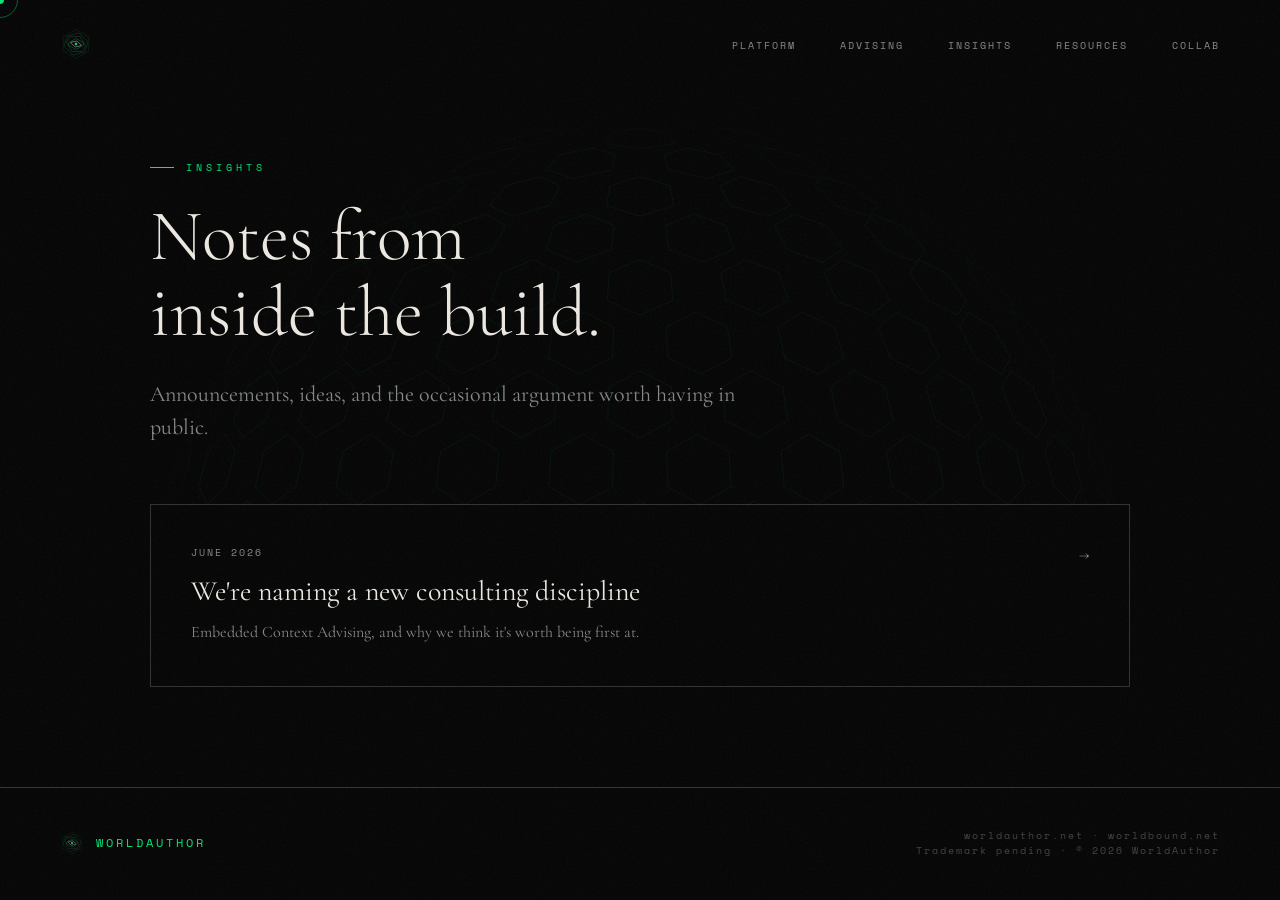
<file: insights/index.html>
<!DOCTYPE html>
<html lang="en">
<head>
<meta charset="UTF-8">
<meta name="viewport" content="width=device-width, initial-scale=1.0">
<title>Insights — WorldAuthor</title>
<meta name="description" content="Announcements, ideas, and notes from inside the WorldAuthor build.">
<link href="https://fonts.googleapis.com/css2?family=Cormorant+Garamond:ital,wght@0,300;0,400;0,600;1,300;1,400&family=Space+Mono:wght@400;700&display=swap" rel="stylesheet">
<link rel="stylesheet" href="../styles.css">
</head>
<body>

<div class="cursor" id="cursor"></div>
<div class="cursor-ring" id="cursorRing"></div>

<!-- HEADER -->
<header id="header">
  <a href="/" class="logo" aria-label="WorldAuthor">
    <svg width="32" height="32" viewBox="0 0 32 32" fill="none" xmlns="http://www.w3.org/2000/svg">
      <polygon points="16,1.5 28.7,8.75 28.7,23.25 16,30.5 3.3,23.25 3.3,8.75" fill="none" stroke="#00e87a" stroke-width="0.5" opacity="0.18"/>
      <polygon points="16,4.5 26.9,10.75 26.9,21.25 16,27.5 5.1,21.25 5.1,10.75" fill="none" stroke="#00e87a" stroke-width="0.5" opacity="0.28" transform="rotate(15,16,16)"/>
      <polygon points="16,7.5 25.1,12.75 25.1,19.25 16,24.5 6.9,19.25 6.9,12.75" fill="none" stroke="#ece8e1" stroke-width="0.5" opacity="0.22" transform="rotate(30,16,16)"/>
      <polygon points="16,10.5 23.3,14.75 23.3,17.25 16,21.5 8.7,17.25 8.7,14.75" fill="none" stroke="#00e87a" stroke-width="0.6" opacity="0.45" transform="rotate(0,16,16)"/>
      <polygon points="16,13 21.2,15.5 21.2,16.5 16,19 10.8,16.5 10.8,15.5" fill="none" stroke="#ece8e1" stroke-width="0.7" opacity="0.55" transform="rotate(15,16,16)"/>
      <polygon points="16,14.5 17.3,15.25 17.3,16.75 16,17.5 14.7,16.75 14.7,15.25" fill="#00e87a" stroke="none" opacity="0.9" transform="rotate(30,16,16)"/>
    </svg>
  </a>
  <nav>
    <a href="/#platform">Platform</a>
    <a href="/advising/">Advising</a>
    <a href="/insights/">Insights</a>
    <a href="/resources/">Resources</a>
    <a href="/collab/">Collab</a>
  </nav>
  <button class="nav-toggle" id="navToggle" aria-label="Open menu" aria-expanded="false">
    <span></span>
    <span></span>
    <span></span>
  </button>
</header>

<!-- MOBILE MENU -->
<div class="mobile-menu" id="mobileMenu" role="dialog" aria-label="Navigation">
  <a href="/#platform">Platform</a>
  <a href="/advising/">Advising</a>
  <a href="/insights/">Insights</a>
  <a href="/resources/">Resources</a>
  <a href="/collab/">Collab</a>
</div>

<script>
  (function() {
    var toggle = document.getElementById('navToggle');
    var menu = document.getElementById('mobileMenu');
    if (!toggle || !menu) return;

    toggle.addEventListener('click', function() {
      var isOpen = menu.classList.contains('is-open');
      menu.classList.toggle('is-open', !isOpen);
      toggle.classList.toggle('is-open', !isOpen);
      toggle.setAttribute('aria-expanded', String(!isOpen));
      document.body.style.overflow = isOpen ? '' : 'hidden';
    });

    menu.querySelectorAll('a').forEach(function(link) {
      link.addEventListener('click', function() {
        menu.classList.remove('is-open');
        toggle.classList.remove('is-open');
        toggle.setAttribute('aria-expanded', 'false');
        document.body.style.overflow = '';
      });
    });
  })();
</script>


<div class="hex-sphere-ambient" aria-hidden="true"><svg viewBox="0 0 900 520" xmlns="http://www.w3.org/2000/svg" preserveAspectRatio="xMidYMax slice"><defs><radialGradient id="domeFade" cx="50%" cy="100%" r="75%"><stop offset="0%" stop-color="#000000" stop-opacity="0"/><stop offset="75%" stop-color="#000000" stop-opacity="0"/><stop offset="100%" stop-color="#000000" stop-opacity="1"/></radialGradient><mask id="domeMask"><rect x="0" y="0" width="900" height="520" fill="url(#domeFade)" style="filter:invert(1)"/><rect x="0" y="0" width="900" height="520" fill="white" opacity="0.001"/></mask></defs><g><polygon points="443.7,80.3 450.0,81.1 456.3,80.3 443.7,80.3 450.0,81.1 456.3,80.3" fill="none" stroke="#00e87a" stroke-width="0.90" opacity="0.055"/><polygon points="489.5,82.2 469.2,80.9 464.5,82.2 474.8,86.5 511.1,89.4 517.3,86.5" fill="none" stroke="#00e87a" stroke-width="0.60" opacity="0.166"/><polygon points="435.5,82.2 430.8,80.9 410.5,82.2 382.7,86.5 388.9,89.4 425.2,86.5" fill="none" stroke="#00e87a" stroke-width="0.60" opacity="0.166"/><polygon points="472.4,92.2 450.0,88.8 427.6,92.2 421.0,100.7 450.0,105.7 479.0,100.7" fill="none" stroke="#00e87a" stroke-width="0.60" opacity="0.365"/><polygon points="538.8,92.2 515.4,88.8 510.8,92.2 528.6,100.7 560.3,105.7 564.8,100.7" fill="none" stroke="#00e87a" stroke-width="0.60" opacity="0.248"/><polygon points="389.2,92.2 384.6,88.8 361.2,92.2 335.2,100.7 339.7,105.7 371.4,100.7" fill="none" stroke="#00e87a" stroke-width="0.60" opacity="0.248"/><polygon points="515.2,110.2 489.0,104.7 469.6,110.2 473.2,122.6 504.4,129.6 526.9,122.6" fill="none" stroke="#00e87a" stroke-width="0.60" opacity="0.493"/><polygon points="579.3,110.2 554.6,104.7 548.2,110.2 565.8,122.6 595.8,129.6 602.5,122.6" fill="none" stroke="#00e87a" stroke-width="0.60" opacity="0.354"/><polygon points="602.4,110.2 587.0,104.7 595.6,110.2 621.7,122.6 641.0,129.6 629.7,122.6" fill="none" stroke="#00e87a" stroke-width="0.60" opacity="0.120"/><polygon points="304.4,110.2 313.0,104.7 297.6,110.2 270.3,122.6 259.0,129.6 278.3,122.6" fill="none" stroke="#00e87a" stroke-width="0.60" opacity="0.120"/><polygon points="351.8,110.2 345.4,104.7 320.7,110.2 297.5,122.6 304.2,129.6 334.2,122.6" fill="none" stroke="#00e87a" stroke-width="0.60" opacity="0.354"/><polygon points="430.4,110.2 411.0,104.7 384.8,110.2 373.1,122.6 395.6,129.6 426.8,122.6" fill="none" stroke="#00e87a" stroke-width="0.60" opacity="0.493"/><polygon points="474.4,135.6 450.0,128.2 425.6,135.6 422.6,151.8 450.0,160.6 477.4,151.8" fill="none" stroke="#00e87a" stroke-width="0.60" opacity="0.550"/><polygon points="559.6,135.6 532.6,128.2 515.7,135.6 523.8,151.8 554.5,160.6 573.2,151.8" fill="none" stroke="#00e87a" stroke-width="0.60" opacity="0.550"/><polygon points="623.2,135.6 598.9,128.2 592.7,135.6 610.4,151.8 638.3,160.6 644.6,151.8" fill="none" stroke="#00e87a" stroke-width="0.60" opacity="0.426"/><polygon points="652.4,135.6 635.7,128.2 641.5,135.6 665.3,151.8 684.8,160.6 677.5,151.8" fill="none" stroke="#00e87a" stroke-width="0.60" opacity="0.187"/><polygon points="258.5,135.6 264.3,128.2 247.6,135.6 222.5,151.8 215.2,160.6 234.7,151.8" fill="none" stroke="#00e87a" stroke-width="0.60" opacity="0.187"/><polygon points="307.3,135.6 301.1,128.2 276.8,135.6 255.4,151.8 261.7,160.6 289.6,151.8" fill="none" stroke="#00e87a" stroke-width="0.60" opacity="0.426"/><polygon points="384.3,135.6 367.4,128.2 340.4,135.6 326.8,151.8 345.5,160.6 376.2,151.8" fill="none" stroke="#00e87a" stroke-width="0.60" opacity="0.550"/><polygon points="520.2,168.1 493.8,158.9 471.4,168.1 473.4,187.7 502.2,198.2 526.5,187.7" fill="none" stroke="#00e87a" stroke-width="0.60" opacity="0.550"/><polygon points="602.3,168.1 575.6,158.9 560.1,168.1 570.1,187.7 599.4,198.2 616.1,187.7" fill="none" stroke="#00e87a" stroke-width="0.60" opacity="0.550"/><polygon points="663.8,168.1 640.4,158.9 633.9,168.1 650.6,187.7 676.5,198.2 683.2,187.7" fill="none" stroke="#00e87a" stroke-width="0.60" opacity="0.489"/><polygon points="696.5,168.1 679.4,158.9 682.9,168.1 704.0,187.7 723.0,198.2 718.8,187.7" fill="none" stroke="#00e87a" stroke-width="0.60" opacity="0.252"/><polygon points="217.1,168.1 220.6,158.9 203.5,168.1 181.2,187.7 177.0,198.2 196.0,187.7" fill="none" stroke="#00e87a" stroke-width="0.60" opacity="0.252"/><polygon points="266.1,168.1 259.6,158.9 236.2,168.1 216.8,187.7 223.5,198.2 249.4,187.7" fill="none" stroke="#00e87a" stroke-width="0.60" opacity="0.489"/><polygon points="339.9,168.1 324.4,158.9 297.7,168.1 283.9,187.7 300.6,198.2 329.9,187.7" fill="none" stroke="#00e87a" stroke-width="0.60" opacity="0.550"/><polygon points="428.6,168.1 406.2,158.9 379.8,168.1 373.5,187.7 397.8,198.2 426.6,187.7" fill="none" stroke="#00e87a" stroke-width="0.60" opacity="0.550"/><polygon points="475.1,206.9 450.0,196.1 424.9,206.9 423.2,229.6 450.0,241.4 476.8,229.6" fill="none" stroke="#00e87a" stroke-width="0.60" opacity="0.550"/><polygon points="563.8,206.9 537.1,196.1 516.1,206.9 520.6,229.6 549.2,241.4 571.5,229.6" fill="none" stroke="#00e87a" stroke-width="0.60" opacity="0.550"/><polygon points="641.5,206.9 615.7,196.1 600.9,206.9 611.0,229.6 638.7,241.4 654.3,229.6" fill="none" stroke="#00e87a" stroke-width="0.60" opacity="0.550"/><polygon points="700.3,206.9 678.0,196.1 670.8,206.9 685.7,229.6 709.8,241.4 717.1,229.6" fill="none" stroke="#00e87a" stroke-width="0.60" opacity="0.544"/><polygon points="734.7,206.9 718.0,196.1 719.2,206.9 737.3,229.6 755.4,241.4 753.8,229.6" fill="none" stroke="#00e87a" stroke-width="0.60" opacity="0.312"/><polygon points="741.2,206.9 731.8,196.1 741.2,206.9 760.8,229.6 771.1,241.4 760.8,229.6" fill="none" stroke="#00e87a" stroke-width="0.60" opacity="0.055"/><polygon points="158.8,206.9 168.2,196.1 158.8,206.9 139.2,229.6 128.9,241.4 139.2,229.6" fill="none" stroke="#00e87a" stroke-width="0.60" opacity="0.055"/><polygon points="180.8,206.9 182.0,196.1 165.3,206.9 146.2,229.6 144.6,241.4 162.7,229.6" fill="none" stroke="#00e87a" stroke-width="0.60" opacity="0.312"/><polygon points="229.2,206.9 222.0,196.1 199.7,206.9 182.9,229.6 190.2,241.4 214.3,229.6" fill="none" stroke="#00e87a" stroke-width="0.60" opacity="0.544"/><polygon points="299.1,206.9 284.3,196.1 258.5,206.9 245.7,229.6 261.3,241.4 289.0,229.6" fill="none" stroke="#00e87a" stroke-width="0.60" opacity="0.550"/><polygon points="383.9,206.9 362.9,196.1 336.2,206.9 328.5,229.6 350.8,241.4 379.4,229.6" fill="none" stroke="#00e87a" stroke-width="0.60" opacity="0.550"/><polygon points="521.6,251.3 495.4,239.1 471.5,251.3 472.6,276.5 500.1,289.6 525.2,276.5" fill="none" stroke="#00e87a" stroke-width="0.60" opacity="0.550"/><polygon points="608.9,251.3 582.7,239.1 562.9,251.3 568.5,276.5 596.1,289.6 616.8,276.5" fill="none" stroke="#00e87a" stroke-width="0.60" opacity="0.550"/><polygon points="683.4,251.3 659.1,239.1 645.1,251.3 654.8,276.5 680.4,289.6 694.9,276.5" fill="none" stroke="#00e87a" stroke-width="0.60" opacity="0.550"/><polygon points="738.9,251.3 718.7,239.1 711.6,251.3 724.5,276.5 745.9,289.6 753.2,276.5" fill="none" stroke="#00e87a" stroke-width="0.60" opacity="0.550"/><polygon points="771.1,251.3 756.4,239.1 756.8,251.3 772.0,276.5 787.5,289.6 786.9,276.5" fill="none" stroke="#00e87a" stroke-width="0.60" opacity="0.316"/><polygon points="777.2,251.3 769.4,239.1 777.2,251.3 793.3,276.5 801.8,289.6 793.3,276.5" fill="none" stroke="#00e87a" stroke-width="0.60" opacity="0.055"/><polygon points="122.8,251.3 130.6,239.1 122.8,251.3 106.7,276.5 98.2,289.6 106.7,276.5" fill="none" stroke="#00e87a" stroke-width="0.60" opacity="0.055"/><polygon points="143.2,251.3 143.6,239.1 128.9,251.3 113.1,276.5 112.5,289.6 128.0,276.5" fill="none" stroke="#00e87a" stroke-width="0.60" opacity="0.316"/><polygon points="188.4,251.3 181.3,239.1 161.1,251.3 146.8,276.5 154.1,289.6 175.5,276.5" fill="none" stroke="#00e87a" stroke-width="0.60" opacity="0.550"/><polygon points="254.9,251.3 240.9,239.1 216.6,251.3 205.1,276.5 219.6,289.6 245.2,276.5" fill="none" stroke="#00e87a" stroke-width="0.60" opacity="0.550"/><polygon points="337.1,251.3 317.3,239.1 291.1,251.3 283.2,276.5 303.9,289.6 331.5,276.5" fill="none" stroke="#00e87a" stroke-width="0.60" opacity="0.550"/><polygon points="428.5,251.3 404.6,239.1 378.4,251.3 374.8,276.5 399.9,289.6 427.4,276.5" fill="none" stroke="#00e87a" stroke-width="0.60" opacity="0.550"/><polygon points="475.5,300.3 450.0,287.0 424.5,300.3 423.6,327.6 450.0,341.6 476.4,327.6" fill="none" stroke="#00e87a" stroke-width="0.60" opacity="0.550"/><polygon points="566.9,300.3 540.7,287.0 517.6,300.3 520.0,327.6 547.1,341.6 571.0,327.6" fill="none" stroke="#00e87a" stroke-width="0.60" opacity="0.550"/><polygon points="650.3,300.3 625.2,287.0 606.1,300.3 611.6,327.6 637.6,341.6 657.3,327.6" fill="none" stroke="#00e87a" stroke-width="0.60" opacity="0.550"/><polygon points="720.1,300.3 697.8,287.0 684.0,300.3 692.2,327.6 715.4,341.6 729.5,327.6" fill="none" stroke="#00e87a" stroke-width="0.60" opacity="0.550"/><polygon points="771.4,300.3 753.4,287.0 746.0,300.3 756.3,327.6 775.0,341.6 782.7,327.6" fill="none" stroke="#00e87a" stroke-width="0.60" opacity="0.550"/><polygon points="800.9,300.3 788.4,287.0 787.7,300.3 799.5,327.6 812.5,341.6 813.1,327.6" fill="none" stroke="#00e87a" stroke-width="0.60" opacity="0.314"/><polygon points="806.5,300.3 800.4,287.0 806.5,300.3 818.9,327.6 825.3,341.6 818.9,327.6" fill="none" stroke="#00e87a" stroke-width="0.60" opacity="0.055"/><polygon points="93.5,300.3 99.6,287.0 93.5,300.3 81.1,327.6 74.7,341.6 81.1,327.6" fill="none" stroke="#00e87a" stroke-width="0.60" opacity="0.055"/><polygon points="112.3,300.3 111.6,287.0 99.1,300.3 86.9,327.6 87.5,341.6 100.5,327.6" fill="none" stroke="#00e87a" stroke-width="0.60" opacity="0.314"/><polygon points="154.0,300.3 146.6,287.0 128.6,300.3 117.3,327.6 125.0,341.6 143.7,327.6" fill="none" stroke="#00e87a" stroke-width="0.60" opacity="0.550"/><polygon points="216.0,300.3 202.2,287.0 179.9,300.3 170.5,327.6 184.6,341.6 207.8,327.6" fill="none" stroke="#00e87a" stroke-width="0.60" opacity="0.550"/><polygon points="293.9,300.3 274.8,287.0 249.7,300.3 242.7,327.6 262.4,341.6 288.4,327.6" fill="none" stroke="#00e87a" stroke-width="0.60" opacity="0.550"/><polygon points="382.4,300.3 359.3,287.0 333.1,300.3 329.0,327.6 352.9,341.6 380.0,327.6" fill="none" stroke="#00e87a" stroke-width="0.60" opacity="0.550"/><polygon points="522.9,353.0 496.9,338.9 472.0,353.0 472.5,381.8 499.0,396.4 524.5,381.8" fill="none" stroke="#00e87a" stroke-width="0.60" opacity="0.550"/><polygon points="613.2,353.0 587.8,338.9 565.5,353.0 568.0,381.8 594.0,396.4 616.8,381.8" fill="none" stroke="#00e87a" stroke-width="0.60" opacity="0.550"/><polygon points="693.2,353.0 670.0,338.9 651.7,353.0 656.2,381.8 679.9,396.4 698.6,381.8" fill="none" stroke="#00e87a" stroke-width="0.60" opacity="0.550"/><polygon points="757.9,353.0 738.4,338.9 725.2,353.0 731.4,381.8 751.4,396.4 764.8,381.8" fill="none" stroke="#00e87a" stroke-width="0.60" opacity="0.550"/><polygon points="803.3,353.0 788.7,338.9 781.5,353.0 788.9,381.8 803.9,396.4 811.2,381.8" fill="none" stroke="#00e87a" stroke-width="0.60" opacity="0.504"/><polygon points="826.5,353.0 817.6,338.9 816.9,353.0 825.1,381.8 834.2,396.4 834.9,381.8" fill="none" stroke="#00e87a" stroke-width="0.60" opacity="0.253"/><polygon points="83.1,353.0 82.4,338.9 73.5,353.0 65.1,381.8 65.8,396.4 74.9,381.8" fill="none" stroke="#00e87a" stroke-width="0.60" opacity="0.253"/><polygon points="118.5,353.0 111.3,338.9 96.7,353.0 88.8,381.8 96.1,396.4 111.1,381.8" fill="none" stroke="#00e87a" stroke-width="0.60" opacity="0.504"/><polygon points="174.8,353.0 161.6,338.9 142.1,353.0 135.2,381.8 148.6,396.4 168.6,381.8" fill="none" stroke="#00e87a" stroke-width="0.60" opacity="0.550"/><polygon points="248.3,353.0 230.0,338.9 206.8,353.0 201.4,381.8 220.1,396.4 243.8,381.8" fill="none" stroke="#00e87a" stroke-width="0.60" opacity="0.550"/><polygon points="334.5,353.0 312.2,338.9 286.8,353.0 283.2,381.8 306.0,396.4 332.0,381.8" fill="none" stroke="#00e87a" stroke-width="0.60" opacity="0.550"/><polygon points="428.0,353.0 403.1,338.9 377.1,353.0 375.5,381.8 401.0,396.4 427.5,381.8" fill="none" stroke="#00e87a" stroke-width="0.60" opacity="0.550"/><polygon points="475.8,408.3 450.0,393.6 424.2,408.3 423.9,438.0 450.0,452.9 476.1,438.0" fill="none" stroke="#00e87a" stroke-width="0.60" opacity="0.550"/><polygon points="569.0,408.3 543.5,393.6 518.9,408.3 519.7,438.0 545.5,452.9 570.3,438.0" fill="none" stroke="#00e87a" stroke-width="0.60" opacity="0.550"/><polygon points="655.3,408.3 631.5,393.6 609.6,408.3 611.4,438.0 635.5,452.9 657.6,438.0" fill="none" stroke="#00e87a" stroke-width="0.60" opacity="0.550"/><polygon points="729.7,408.3 709.0,393.6 691.1,408.3 693.7,438.0 714.6,452.9 732.7,438.0" fill="none" stroke="#00e87a" stroke-width="0.60" opacity="0.550"/><polygon points="787.8,408.3 771.4,393.6 758.5,408.3 761.8,438.0 778.4,452.9 791.5,438.0" fill="none" stroke="#00e87a" stroke-width="0.60" opacity="0.550"/><polygon points="826.3,408.3 815.2,393.6 808.0,408.3 811.9,438.0 823.1,452.9 830.4,438.0" fill="none" stroke="#00e87a" stroke-width="0.60" opacity="0.441"/><polygon points="842.9,408.3 837.7,393.6 836.7,408.3 840.9,438.0 846.2,452.9 847.2,438.0" fill="none" stroke="#00e87a" stroke-width="0.60" opacity="0.186"/><polygon points="63.3,408.3 62.3,393.6 57.1,408.3 52.8,438.0 53.8,452.9 59.1,438.0" fill="none" stroke="#00e87a" stroke-width="0.60" opacity="0.186"/><polygon points="92.0,408.3 84.8,393.6 73.7,408.3 69.6,438.0 76.9,452.9 88.1,438.0" fill="none" stroke="#00e87a" stroke-width="0.60" opacity="0.441"/><polygon points="141.5,408.3 128.6,393.6 112.2,408.3 108.5,438.0 121.6,452.9 138.2,438.0" fill="none" stroke="#00e87a" stroke-width="0.60" opacity="0.550"/><polygon points="208.9,408.3 191.0,393.6 170.3,408.3 167.3,438.0 185.4,452.9 206.3,438.0" fill="none" stroke="#00e87a" stroke-width="0.60" opacity="0.550"/><polygon points="290.4,408.3 268.5,393.6 244.7,408.3 242.4,438.0 264.5,452.9 288.6,438.0" fill="none" stroke="#00e87a" stroke-width="0.60" opacity="0.550"/><polygon points="381.1,408.3 356.5,393.6 331.0,408.3 329.7,438.0 354.5,452.9 380.3,438.0" fill="none" stroke="#00e87a" stroke-width="0.60" opacity="0.550"/><polygon points="523.8,465.0 498.1,450.0 472.3,465.0 472.3,495.0 498.1,510.0 523.8,495.0" fill="none" stroke="#00e87a" stroke-width="0.90" opacity="0.550"/><polygon points="615.7,465.0 591.4,450.0 567.2,465.0 567.2,495.0 591.4,510.0 615.7,495.0" fill="none" stroke="#00e87a" stroke-width="0.90" opacity="0.550"/><polygon points="697.9,465.0 676.6,450.0 655.2,465.0 655.2,495.0 676.6,510.0 697.9,495.0" fill="none" stroke="#00e87a" stroke-width="0.90" opacity="0.550"/><polygon points="765.8,465.0 748.6,450.0 731.4,465.0 731.4,495.0 748.6,510.0 765.8,495.0" fill="none" stroke="#00e87a" stroke-width="0.90" opacity="0.550"/><polygon points="815.2,465.0 803.2,450.0 791.1,465.0 791.1,495.0 803.2,510.0 815.2,495.0" fill="none" stroke="#00e87a" stroke-width="0.90" opacity="0.550"/><polygon points="843.5,465.0 837.3,450.0 831.1,465.0 831.1,495.0 837.3,510.0 843.5,495.0" fill="none" stroke="#00e87a" stroke-width="0.90" opacity="0.318"/><polygon points="848.9,465.0 848.9,450.0 848.9,465.0 848.9,495.0 848.9,510.0 848.9,495.0" fill="none" stroke="#00e87a" stroke-width="0.90" opacity="0.055"/><polygon points="51.1,465.0 51.1,450.0 51.1,465.0 51.1,495.0 51.1,510.0 51.1,495.0" fill="none" stroke="#00e87a" stroke-width="0.90" opacity="0.055"/><polygon points="68.9,465.0 62.7,450.0 56.5,465.0 56.5,495.0 62.7,510.0 68.9,495.0" fill="none" stroke="#00e87a" stroke-width="0.90" opacity="0.318"/><polygon points="108.9,465.0 96.8,450.0 84.8,465.0 84.8,495.0 96.8,510.0 108.9,495.0" fill="none" stroke="#00e87a" stroke-width="0.90" opacity="0.550"/><polygon points="168.6,465.0 151.4,450.0 134.2,465.0 134.2,495.0 151.4,510.0 168.6,495.0" fill="none" stroke="#00e87a" stroke-width="0.90" opacity="0.550"/><polygon points="244.8,465.0 223.4,450.0 202.1,465.0 202.1,495.0 223.4,510.0 244.8,495.0" fill="none" stroke="#00e87a" stroke-width="0.90" opacity="0.550"/><polygon points="332.8,465.0 308.6,450.0 284.3,465.0 284.3,495.0 308.6,510.0 332.8,495.0" fill="none" stroke="#00e87a" stroke-width="0.90" opacity="0.550"/><polygon points="427.7,465.0 401.9,450.0 376.2,465.0 376.2,495.0 401.9,510.0 427.7,495.0" fill="none" stroke="#00e87a" stroke-width="0.90" opacity="0.550"/></g></svg></div>

<section class="content-page">
  <div class="section-label reveal">Insights</div>
  <h1 class="reveal">Notes from<br>inside the build.</h1>
  <p class="lede reveal">Announcements, ideas, and the occasional argument worth having in public.</p>

  <div class="list-grid reveal">
    <a href="/insights/embedded-context-advising-manifesto.html" class="list-card">
      <div class="list-card-eyebrow">June 2026</div>
      <div class="list-card-title">We're naming a new consulting discipline</div>
      <div class="list-card-desc">Embedded Context Advising, and why we think it's worth being first at.</div>
      <div class="list-card-arrow">→</div>
    </a>
  </div>
</section>

<!-- FOOTER -->
<footer>
  <div class="footer-logo" style="display:flex;align-items:center;gap:12px;">
    <svg width="24" height="24" viewBox="0 0 32 32" fill="none" xmlns="http://www.w3.org/2000/svg">
      <polygon points="16,1.5 28.7,8.75 28.7,23.25 16,30.5 3.3,23.25 3.3,8.75" fill="none" stroke="#00e87a" stroke-width="0.5" opacity="0.18"/>
      <polygon points="16,4.5 26.9,10.75 26.9,21.25 16,27.5 5.1,21.25 5.1,10.75" fill="none" stroke="#00e87a" stroke-width="0.5" opacity="0.28" transform="rotate(15,16,16)"/>
      <polygon points="16,7.5 25.1,12.75 25.1,19.25 16,24.5 6.9,19.25 6.9,12.75" fill="none" stroke="#ece8e1" stroke-width="0.5" opacity="0.22" transform="rotate(30,16,16)"/>
      <polygon points="16,10.5 23.3,14.75 23.3,17.25 16,21.5 8.7,17.25 8.7,14.75" fill="none" stroke="#00e87a" stroke-width="0.6" opacity="0.45" transform="rotate(0,16,16)"/>
      <polygon points="16,13 21.2,15.5 21.2,16.5 16,19 10.8,16.5 10.8,15.5" fill="none" stroke="#ece8e1" stroke-width="0.7" opacity="0.55" transform="rotate(15,16,16)"/>
      <polygon points="16,14.5 17.3,15.25 17.3,16.75 16,17.5 14.7,16.75 14.7,15.25" fill="#00e87a" stroke="none" opacity="0.9" transform="rotate(30,16,16)"/>
    </svg>
    <span>World<span style="color:var(--accent)">Author</span></span>
  </div>
  <div class="footer-right">
    worldauthor.net · worldbound.net<br>
    Trademark pending · © 2026 WorldAuthor
  </div>
</footer>

<script>
  // Custom cursor
  const cursor = document.getElementById('cursor');
  const ring = document.getElementById('cursorRing');
  let mx = 0, my = 0, rx = 0, ry = 0;

  document.addEventListener('mousemove', e => {
    mx = e.clientX; my = e.clientY;
    cursor.style.left = mx + 'px';
    cursor.style.top = my + 'px';
  });

  function animateRing() {
    rx += (mx - rx) * 0.12;
    ry += (my - ry) * 0.12;
    ring.style.left = rx + 'px';
    ring.style.top = ry + 'px';
    requestAnimationFrame(animateRing);
  }
  animateRing();

  // Header scroll
  const header = document.getElementById('header');
  window.addEventListener('scroll', () => {
    header.classList.toggle('scrolled', window.scrollY > 60);
  });

  // Scroll reveal
  const reveals = document.querySelectorAll('.reveal');
  const revealObserver = new IntersectionObserver((entries) => {
    entries.forEach((entry, i) => {
      if (entry.isIntersecting) {
        setTimeout(() => entry.target.classList.add('visible'), i * 80);
        revealObserver.unobserve(entry.target);
      }
    });
  }, { threshold: 0.1 });

  reveals.forEach(el => revealObserver.observe(el));
</script>

</body>
</html>
</file>
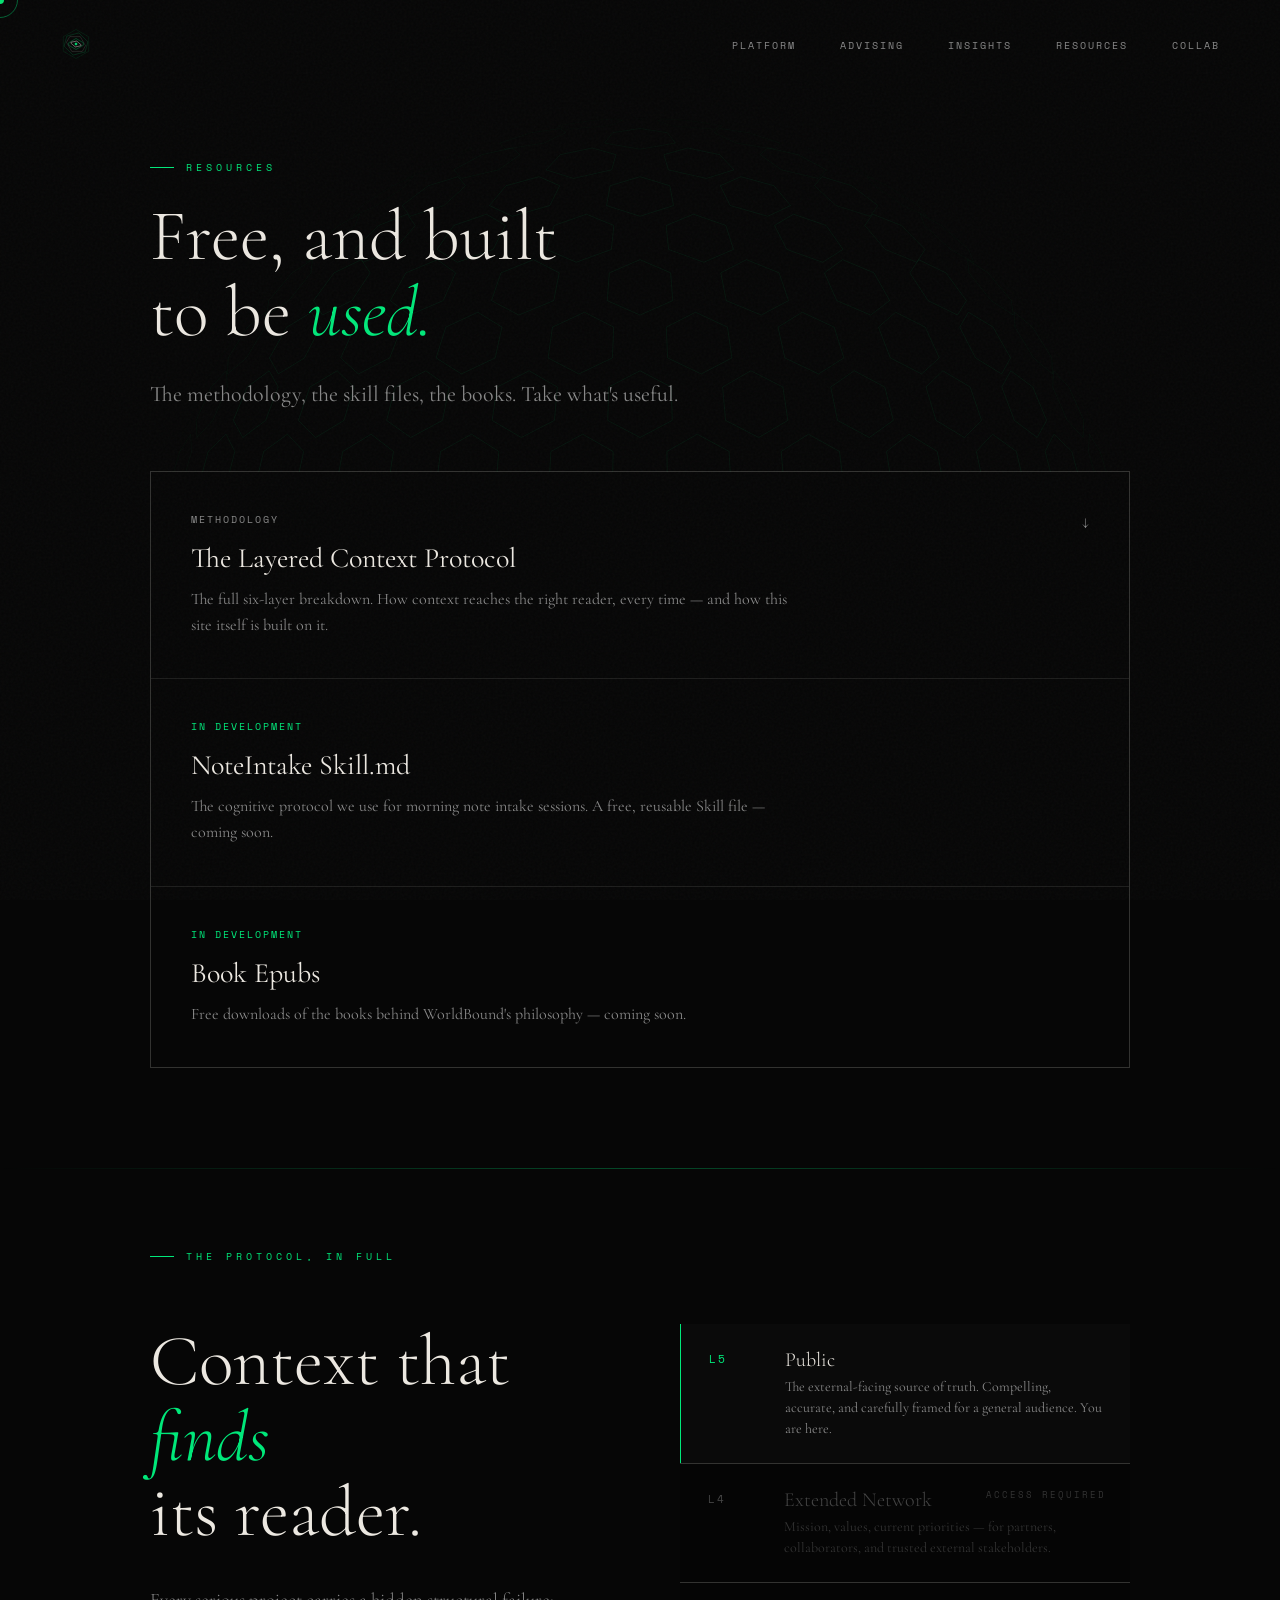
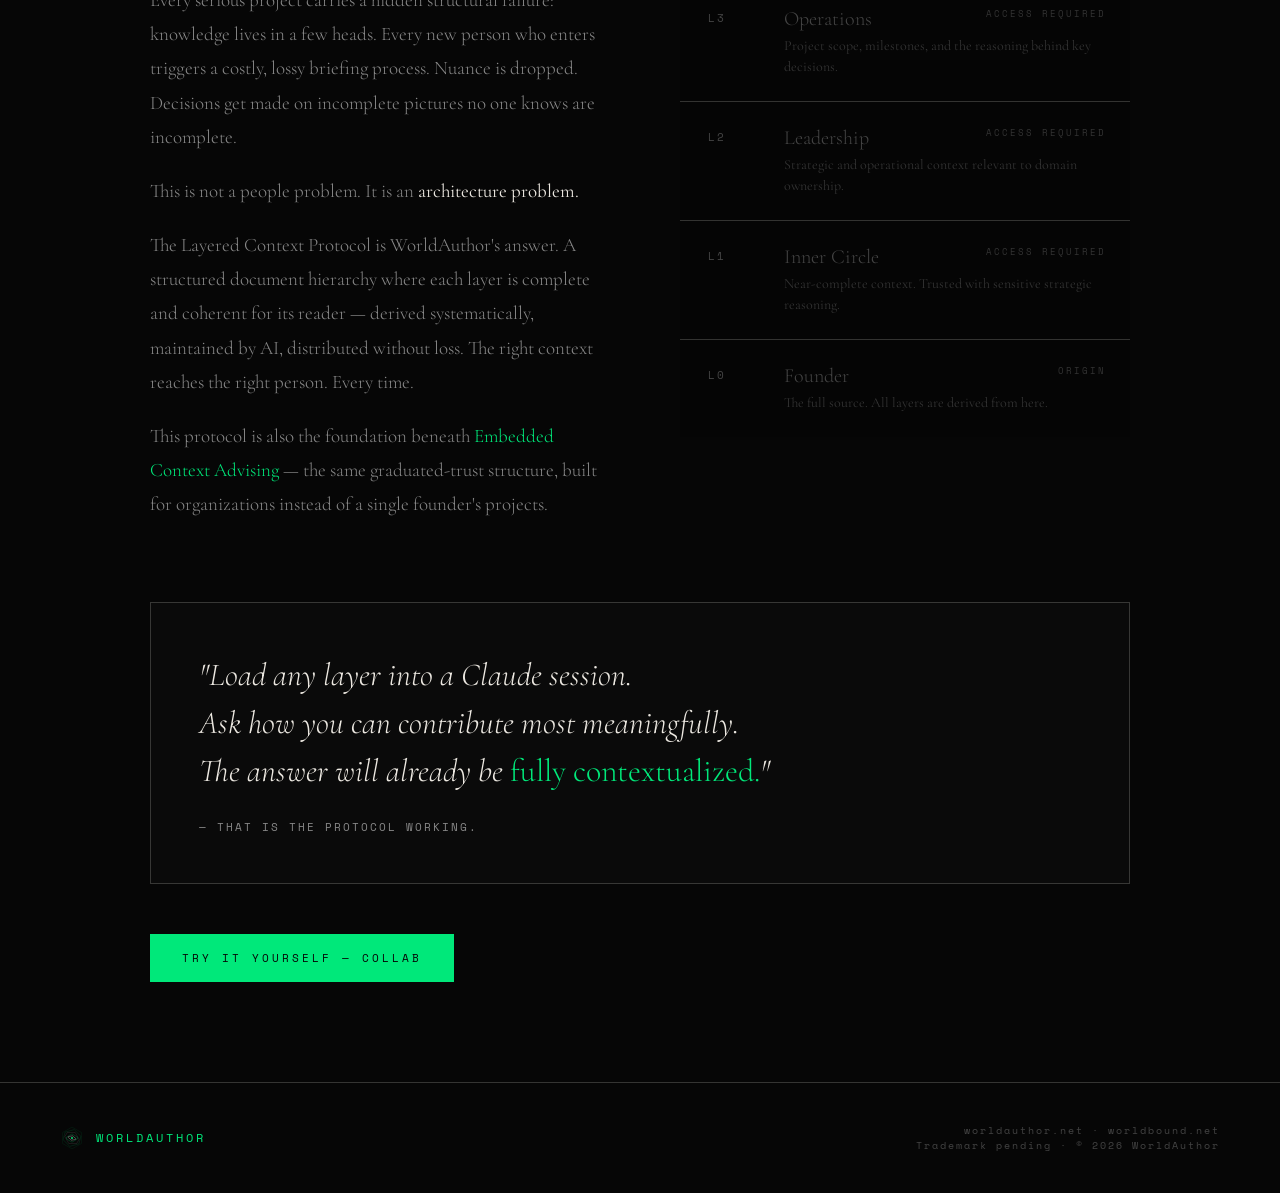
<file: resources/index.html>
<!DOCTYPE html>
<html lang="en">
<head>
<meta charset="UTF-8">
<meta name="viewport" content="width=device-width, initial-scale=1.0">
<title>Resources — WorldAuthor</title>
<meta name="description" content="Free skill files, books, and the full Layered Context Protocol breakdown. Take what's useful.">
<link href="https://fonts.googleapis.com/css2?family=Cormorant+Garamond:ital,wght@0,300;0,400;0,600;1,300;1,400&family=Space+Mono:wght@400;700&display=swap" rel="stylesheet">
<link rel="stylesheet" href="../styles.css">
</head>
<body>

<div class="cursor" id="cursor"></div>
<div class="cursor-ring" id="cursorRing"></div>

<!-- HEADER -->
<header id="header">
  <a href="/" class="logo" aria-label="WorldAuthor">
    <svg width="32" height="32" viewBox="0 0 32 32" fill="none" xmlns="http://www.w3.org/2000/svg">
      <polygon points="16,1.5 28.7,8.75 28.7,23.25 16,30.5 3.3,23.25 3.3,8.75" fill="none" stroke="#00e87a" stroke-width="0.5" opacity="0.18"/>
      <polygon points="16,4.5 26.9,10.75 26.9,21.25 16,27.5 5.1,21.25 5.1,10.75" fill="none" stroke="#00e87a" stroke-width="0.5" opacity="0.28" transform="rotate(15,16,16)"/>
      <polygon points="16,7.5 25.1,12.75 25.1,19.25 16,24.5 6.9,19.25 6.9,12.75" fill="none" stroke="#ece8e1" stroke-width="0.5" opacity="0.22" transform="rotate(30,16,16)"/>
      <polygon points="16,10.5 23.3,14.75 23.3,17.25 16,21.5 8.7,17.25 8.7,14.75" fill="none" stroke="#00e87a" stroke-width="0.6" opacity="0.45" transform="rotate(0,16,16)"/>
      <polygon points="16,13 21.2,15.5 21.2,16.5 16,19 10.8,16.5 10.8,15.5" fill="none" stroke="#ece8e1" stroke-width="0.7" opacity="0.55" transform="rotate(15,16,16)"/>
      <polygon points="16,14.5 17.3,15.25 17.3,16.75 16,17.5 14.7,16.75 14.7,15.25" fill="#00e87a" stroke="none" opacity="0.9" transform="rotate(30,16,16)"/>
    </svg>
  </a>
  <nav>
    <a href="/#platform">Platform</a>
    <a href="/advising/">Advising</a>
    <a href="/insights/">Insights</a>
    <a href="/resources/">Resources</a>
    <a href="/collab/">Collab</a>
  </nav>
  <button class="nav-toggle" id="navToggle" aria-label="Open menu" aria-expanded="false">
    <span></span>
    <span></span>
    <span></span>
  </button>
</header>

<!-- MOBILE MENU -->
<div class="mobile-menu" id="mobileMenu" role="dialog" aria-label="Navigation">
  <a href="/#platform">Platform</a>
  <a href="/advising/">Advising</a>
  <a href="/insights/">Insights</a>
  <a href="/resources/">Resources</a>
  <a href="/collab/">Collab</a>
</div>

<script>
  (function() {
    var toggle = document.getElementById('navToggle');
    var menu = document.getElementById('mobileMenu');
    if (!toggle || !menu) return;

    toggle.addEventListener('click', function() {
      var isOpen = menu.classList.contains('is-open');
      menu.classList.toggle('is-open', !isOpen);
      toggle.classList.toggle('is-open', !isOpen);
      toggle.setAttribute('aria-expanded', String(!isOpen));
      document.body.style.overflow = isOpen ? '' : 'hidden';
    });

    menu.querySelectorAll('a').forEach(function(link) {
      link.addEventListener('click', function() {
        menu.classList.remove('is-open');
        toggle.classList.remove('is-open');
        toggle.setAttribute('aria-expanded', 'false');
        document.body.style.overflow = '';
      });
    });
  })();
</script>


<div class="hex-sphere-ambient" aria-hidden="true"><svg viewBox="0 0 900 520" xmlns="http://www.w3.org/2000/svg" preserveAspectRatio="xMidYMax slice"><defs><radialGradient id="domeFade" cx="50%" cy="100%" r="75%"><stop offset="0%" stop-color="#000000" stop-opacity="0"/><stop offset="75%" stop-color="#000000" stop-opacity="0"/><stop offset="100%" stop-color="#000000" stop-opacity="1"/></radialGradient><mask id="domeMask"><rect x="0" y="0" width="900" height="520" fill="url(#domeFade)" style="filter:invert(1)"/><rect x="0" y="0" width="900" height="520" fill="white" opacity="0.001"/></mask></defs><g><polygon points="443.7,80.3 450.0,81.1 456.3,80.3 443.7,80.3 450.0,81.1 456.3,80.3" fill="none" stroke="#00e87a" stroke-width="0.90" opacity="0.055"/><polygon points="489.5,82.2 469.2,80.9 464.5,82.2 474.8,86.5 511.1,89.4 517.3,86.5" fill="none" stroke="#00e87a" stroke-width="0.60" opacity="0.166"/><polygon points="435.5,82.2 430.8,80.9 410.5,82.2 382.7,86.5 388.9,89.4 425.2,86.5" fill="none" stroke="#00e87a" stroke-width="0.60" opacity="0.166"/><polygon points="472.4,92.2 450.0,88.8 427.6,92.2 421.0,100.7 450.0,105.7 479.0,100.7" fill="none" stroke="#00e87a" stroke-width="0.60" opacity="0.365"/><polygon points="538.8,92.2 515.4,88.8 510.8,92.2 528.6,100.7 560.3,105.7 564.8,100.7" fill="none" stroke="#00e87a" stroke-width="0.60" opacity="0.248"/><polygon points="389.2,92.2 384.6,88.8 361.2,92.2 335.2,100.7 339.7,105.7 371.4,100.7" fill="none" stroke="#00e87a" stroke-width="0.60" opacity="0.248"/><polygon points="515.2,110.2 489.0,104.7 469.6,110.2 473.2,122.6 504.4,129.6 526.9,122.6" fill="none" stroke="#00e87a" stroke-width="0.60" opacity="0.493"/><polygon points="579.3,110.2 554.6,104.7 548.2,110.2 565.8,122.6 595.8,129.6 602.5,122.6" fill="none" stroke="#00e87a" stroke-width="0.60" opacity="0.354"/><polygon points="602.4,110.2 587.0,104.7 595.6,110.2 621.7,122.6 641.0,129.6 629.7,122.6" fill="none" stroke="#00e87a" stroke-width="0.60" opacity="0.120"/><polygon points="304.4,110.2 313.0,104.7 297.6,110.2 270.3,122.6 259.0,129.6 278.3,122.6" fill="none" stroke="#00e87a" stroke-width="0.60" opacity="0.120"/><polygon points="351.8,110.2 345.4,104.7 320.7,110.2 297.5,122.6 304.2,129.6 334.2,122.6" fill="none" stroke="#00e87a" stroke-width="0.60" opacity="0.354"/><polygon points="430.4,110.2 411.0,104.7 384.8,110.2 373.1,122.6 395.6,129.6 426.8,122.6" fill="none" stroke="#00e87a" stroke-width="0.60" opacity="0.493"/><polygon points="474.4,135.6 450.0,128.2 425.6,135.6 422.6,151.8 450.0,160.6 477.4,151.8" fill="none" stroke="#00e87a" stroke-width="0.60" opacity="0.550"/><polygon points="559.6,135.6 532.6,128.2 515.7,135.6 523.8,151.8 554.5,160.6 573.2,151.8" fill="none" stroke="#00e87a" stroke-width="0.60" opacity="0.550"/><polygon points="623.2,135.6 598.9,128.2 592.7,135.6 610.4,151.8 638.3,160.6 644.6,151.8" fill="none" stroke="#00e87a" stroke-width="0.60" opacity="0.426"/><polygon points="652.4,135.6 635.7,128.2 641.5,135.6 665.3,151.8 684.8,160.6 677.5,151.8" fill="none" stroke="#00e87a" stroke-width="0.60" opacity="0.187"/><polygon points="258.5,135.6 264.3,128.2 247.6,135.6 222.5,151.8 215.2,160.6 234.7,151.8" fill="none" stroke="#00e87a" stroke-width="0.60" opacity="0.187"/><polygon points="307.3,135.6 301.1,128.2 276.8,135.6 255.4,151.8 261.7,160.6 289.6,151.8" fill="none" stroke="#00e87a" stroke-width="0.60" opacity="0.426"/><polygon points="384.3,135.6 367.4,128.2 340.4,135.6 326.8,151.8 345.5,160.6 376.2,151.8" fill="none" stroke="#00e87a" stroke-width="0.60" opacity="0.550"/><polygon points="520.2,168.1 493.8,158.9 471.4,168.1 473.4,187.7 502.2,198.2 526.5,187.7" fill="none" stroke="#00e87a" stroke-width="0.60" opacity="0.550"/><polygon points="602.3,168.1 575.6,158.9 560.1,168.1 570.1,187.7 599.4,198.2 616.1,187.7" fill="none" stroke="#00e87a" stroke-width="0.60" opacity="0.550"/><polygon points="663.8,168.1 640.4,158.9 633.9,168.1 650.6,187.7 676.5,198.2 683.2,187.7" fill="none" stroke="#00e87a" stroke-width="0.60" opacity="0.489"/><polygon points="696.5,168.1 679.4,158.9 682.9,168.1 704.0,187.7 723.0,198.2 718.8,187.7" fill="none" stroke="#00e87a" stroke-width="0.60" opacity="0.252"/><polygon points="217.1,168.1 220.6,158.9 203.5,168.1 181.2,187.7 177.0,198.2 196.0,187.7" fill="none" stroke="#00e87a" stroke-width="0.60" opacity="0.252"/><polygon points="266.1,168.1 259.6,158.9 236.2,168.1 216.8,187.7 223.5,198.2 249.4,187.7" fill="none" stroke="#00e87a" stroke-width="0.60" opacity="0.489"/><polygon points="339.9,168.1 324.4,158.9 297.7,168.1 283.9,187.7 300.6,198.2 329.9,187.7" fill="none" stroke="#00e87a" stroke-width="0.60" opacity="0.550"/><polygon points="428.6,168.1 406.2,158.9 379.8,168.1 373.5,187.7 397.8,198.2 426.6,187.7" fill="none" stroke="#00e87a" stroke-width="0.60" opacity="0.550"/><polygon points="475.1,206.9 450.0,196.1 424.9,206.9 423.2,229.6 450.0,241.4 476.8,229.6" fill="none" stroke="#00e87a" stroke-width="0.60" opacity="0.550"/><polygon points="563.8,206.9 537.1,196.1 516.1,206.9 520.6,229.6 549.2,241.4 571.5,229.6" fill="none" stroke="#00e87a" stroke-width="0.60" opacity="0.550"/><polygon points="641.5,206.9 615.7,196.1 600.9,206.9 611.0,229.6 638.7,241.4 654.3,229.6" fill="none" stroke="#00e87a" stroke-width="0.60" opacity="0.550"/><polygon points="700.3,206.9 678.0,196.1 670.8,206.9 685.7,229.6 709.8,241.4 717.1,229.6" fill="none" stroke="#00e87a" stroke-width="0.60" opacity="0.544"/><polygon points="734.7,206.9 718.0,196.1 719.2,206.9 737.3,229.6 755.4,241.4 753.8,229.6" fill="none" stroke="#00e87a" stroke-width="0.60" opacity="0.312"/><polygon points="741.2,206.9 731.8,196.1 741.2,206.9 760.8,229.6 771.1,241.4 760.8,229.6" fill="none" stroke="#00e87a" stroke-width="0.60" opacity="0.055"/><polygon points="158.8,206.9 168.2,196.1 158.8,206.9 139.2,229.6 128.9,241.4 139.2,229.6" fill="none" stroke="#00e87a" stroke-width="0.60" opacity="0.055"/><polygon points="180.8,206.9 182.0,196.1 165.3,206.9 146.2,229.6 144.6,241.4 162.7,229.6" fill="none" stroke="#00e87a" stroke-width="0.60" opacity="0.312"/><polygon points="229.2,206.9 222.0,196.1 199.7,206.9 182.9,229.6 190.2,241.4 214.3,229.6" fill="none" stroke="#00e87a" stroke-width="0.60" opacity="0.544"/><polygon points="299.1,206.9 284.3,196.1 258.5,206.9 245.7,229.6 261.3,241.4 289.0,229.6" fill="none" stroke="#00e87a" stroke-width="0.60" opacity="0.550"/><polygon points="383.9,206.9 362.9,196.1 336.2,206.9 328.5,229.6 350.8,241.4 379.4,229.6" fill="none" stroke="#00e87a" stroke-width="0.60" opacity="0.550"/><polygon points="521.6,251.3 495.4,239.1 471.5,251.3 472.6,276.5 500.1,289.6 525.2,276.5" fill="none" stroke="#00e87a" stroke-width="0.60" opacity="0.550"/><polygon points="608.9,251.3 582.7,239.1 562.9,251.3 568.5,276.5 596.1,289.6 616.8,276.5" fill="none" stroke="#00e87a" stroke-width="0.60" opacity="0.550"/><polygon points="683.4,251.3 659.1,239.1 645.1,251.3 654.8,276.5 680.4,289.6 694.9,276.5" fill="none" stroke="#00e87a" stroke-width="0.60" opacity="0.550"/><polygon points="738.9,251.3 718.7,239.1 711.6,251.3 724.5,276.5 745.9,289.6 753.2,276.5" fill="none" stroke="#00e87a" stroke-width="0.60" opacity="0.550"/><polygon points="771.1,251.3 756.4,239.1 756.8,251.3 772.0,276.5 787.5,289.6 786.9,276.5" fill="none" stroke="#00e87a" stroke-width="0.60" opacity="0.316"/><polygon points="777.2,251.3 769.4,239.1 777.2,251.3 793.3,276.5 801.8,289.6 793.3,276.5" fill="none" stroke="#00e87a" stroke-width="0.60" opacity="0.055"/><polygon points="122.8,251.3 130.6,239.1 122.8,251.3 106.7,276.5 98.2,289.6 106.7,276.5" fill="none" stroke="#00e87a" stroke-width="0.60" opacity="0.055"/><polygon points="143.2,251.3 143.6,239.1 128.9,251.3 113.1,276.5 112.5,289.6 128.0,276.5" fill="none" stroke="#00e87a" stroke-width="0.60" opacity="0.316"/><polygon points="188.4,251.3 181.3,239.1 161.1,251.3 146.8,276.5 154.1,289.6 175.5,276.5" fill="none" stroke="#00e87a" stroke-width="0.60" opacity="0.550"/><polygon points="254.9,251.3 240.9,239.1 216.6,251.3 205.1,276.5 219.6,289.6 245.2,276.5" fill="none" stroke="#00e87a" stroke-width="0.60" opacity="0.550"/><polygon points="337.1,251.3 317.3,239.1 291.1,251.3 283.2,276.5 303.9,289.6 331.5,276.5" fill="none" stroke="#00e87a" stroke-width="0.60" opacity="0.550"/><polygon points="428.5,251.3 404.6,239.1 378.4,251.3 374.8,276.5 399.9,289.6 427.4,276.5" fill="none" stroke="#00e87a" stroke-width="0.60" opacity="0.550"/><polygon points="475.5,300.3 450.0,287.0 424.5,300.3 423.6,327.6 450.0,341.6 476.4,327.6" fill="none" stroke="#00e87a" stroke-width="0.60" opacity="0.550"/><polygon points="566.9,300.3 540.7,287.0 517.6,300.3 520.0,327.6 547.1,341.6 571.0,327.6" fill="none" stroke="#00e87a" stroke-width="0.60" opacity="0.550"/><polygon points="650.3,300.3 625.2,287.0 606.1,300.3 611.6,327.6 637.6,341.6 657.3,327.6" fill="none" stroke="#00e87a" stroke-width="0.60" opacity="0.550"/><polygon points="720.1,300.3 697.8,287.0 684.0,300.3 692.2,327.6 715.4,341.6 729.5,327.6" fill="none" stroke="#00e87a" stroke-width="0.60" opacity="0.550"/><polygon points="771.4,300.3 753.4,287.0 746.0,300.3 756.3,327.6 775.0,341.6 782.7,327.6" fill="none" stroke="#00e87a" stroke-width="0.60" opacity="0.550"/><polygon points="800.9,300.3 788.4,287.0 787.7,300.3 799.5,327.6 812.5,341.6 813.1,327.6" fill="none" stroke="#00e87a" stroke-width="0.60" opacity="0.314"/><polygon points="806.5,300.3 800.4,287.0 806.5,300.3 818.9,327.6 825.3,341.6 818.9,327.6" fill="none" stroke="#00e87a" stroke-width="0.60" opacity="0.055"/><polygon points="93.5,300.3 99.6,287.0 93.5,300.3 81.1,327.6 74.7,341.6 81.1,327.6" fill="none" stroke="#00e87a" stroke-width="0.60" opacity="0.055"/><polygon points="112.3,300.3 111.6,287.0 99.1,300.3 86.9,327.6 87.5,341.6 100.5,327.6" fill="none" stroke="#00e87a" stroke-width="0.60" opacity="0.314"/><polygon points="154.0,300.3 146.6,287.0 128.6,300.3 117.3,327.6 125.0,341.6 143.7,327.6" fill="none" stroke="#00e87a" stroke-width="0.60" opacity="0.550"/><polygon points="216.0,300.3 202.2,287.0 179.9,300.3 170.5,327.6 184.6,341.6 207.8,327.6" fill="none" stroke="#00e87a" stroke-width="0.60" opacity="0.550"/><polygon points="293.9,300.3 274.8,287.0 249.7,300.3 242.7,327.6 262.4,341.6 288.4,327.6" fill="none" stroke="#00e87a" stroke-width="0.60" opacity="0.550"/><polygon points="382.4,300.3 359.3,287.0 333.1,300.3 329.0,327.6 352.9,341.6 380.0,327.6" fill="none" stroke="#00e87a" stroke-width="0.60" opacity="0.550"/><polygon points="522.9,353.0 496.9,338.9 472.0,353.0 472.5,381.8 499.0,396.4 524.5,381.8" fill="none" stroke="#00e87a" stroke-width="0.60" opacity="0.550"/><polygon points="613.2,353.0 587.8,338.9 565.5,353.0 568.0,381.8 594.0,396.4 616.8,381.8" fill="none" stroke="#00e87a" stroke-width="0.60" opacity="0.550"/><polygon points="693.2,353.0 670.0,338.9 651.7,353.0 656.2,381.8 679.9,396.4 698.6,381.8" fill="none" stroke="#00e87a" stroke-width="0.60" opacity="0.550"/><polygon points="757.9,353.0 738.4,338.9 725.2,353.0 731.4,381.8 751.4,396.4 764.8,381.8" fill="none" stroke="#00e87a" stroke-width="0.60" opacity="0.550"/><polygon points="803.3,353.0 788.7,338.9 781.5,353.0 788.9,381.8 803.9,396.4 811.2,381.8" fill="none" stroke="#00e87a" stroke-width="0.60" opacity="0.504"/><polygon points="826.5,353.0 817.6,338.9 816.9,353.0 825.1,381.8 834.2,396.4 834.9,381.8" fill="none" stroke="#00e87a" stroke-width="0.60" opacity="0.253"/><polygon points="83.1,353.0 82.4,338.9 73.5,353.0 65.1,381.8 65.8,396.4 74.9,381.8" fill="none" stroke="#00e87a" stroke-width="0.60" opacity="0.253"/><polygon points="118.5,353.0 111.3,338.9 96.7,353.0 88.8,381.8 96.1,396.4 111.1,381.8" fill="none" stroke="#00e87a" stroke-width="0.60" opacity="0.504"/><polygon points="174.8,353.0 161.6,338.9 142.1,353.0 135.2,381.8 148.6,396.4 168.6,381.8" fill="none" stroke="#00e87a" stroke-width="0.60" opacity="0.550"/><polygon points="248.3,353.0 230.0,338.9 206.8,353.0 201.4,381.8 220.1,396.4 243.8,381.8" fill="none" stroke="#00e87a" stroke-width="0.60" opacity="0.550"/><polygon points="334.5,353.0 312.2,338.9 286.8,353.0 283.2,381.8 306.0,396.4 332.0,381.8" fill="none" stroke="#00e87a" stroke-width="0.60" opacity="0.550"/><polygon points="428.0,353.0 403.1,338.9 377.1,353.0 375.5,381.8 401.0,396.4 427.5,381.8" fill="none" stroke="#00e87a" stroke-width="0.60" opacity="0.550"/><polygon points="475.8,408.3 450.0,393.6 424.2,408.3 423.9,438.0 450.0,452.9 476.1,438.0" fill="none" stroke="#00e87a" stroke-width="0.60" opacity="0.550"/><polygon points="569.0,408.3 543.5,393.6 518.9,408.3 519.7,438.0 545.5,452.9 570.3,438.0" fill="none" stroke="#00e87a" stroke-width="0.60" opacity="0.550"/><polygon points="655.3,408.3 631.5,393.6 609.6,408.3 611.4,438.0 635.5,452.9 657.6,438.0" fill="none" stroke="#00e87a" stroke-width="0.60" opacity="0.550"/><polygon points="729.7,408.3 709.0,393.6 691.1,408.3 693.7,438.0 714.6,452.9 732.7,438.0" fill="none" stroke="#00e87a" stroke-width="0.60" opacity="0.550"/><polygon points="787.8,408.3 771.4,393.6 758.5,408.3 761.8,438.0 778.4,452.9 791.5,438.0" fill="none" stroke="#00e87a" stroke-width="0.60" opacity="0.550"/><polygon points="826.3,408.3 815.2,393.6 808.0,408.3 811.9,438.0 823.1,452.9 830.4,438.0" fill="none" stroke="#00e87a" stroke-width="0.60" opacity="0.441"/><polygon points="842.9,408.3 837.7,393.6 836.7,408.3 840.9,438.0 846.2,452.9 847.2,438.0" fill="none" stroke="#00e87a" stroke-width="0.60" opacity="0.186"/><polygon points="63.3,408.3 62.3,393.6 57.1,408.3 52.8,438.0 53.8,452.9 59.1,438.0" fill="none" stroke="#00e87a" stroke-width="0.60" opacity="0.186"/><polygon points="92.0,408.3 84.8,393.6 73.7,408.3 69.6,438.0 76.9,452.9 88.1,438.0" fill="none" stroke="#00e87a" stroke-width="0.60" opacity="0.441"/><polygon points="141.5,408.3 128.6,393.6 112.2,408.3 108.5,438.0 121.6,452.9 138.2,438.0" fill="none" stroke="#00e87a" stroke-width="0.60" opacity="0.550"/><polygon points="208.9,408.3 191.0,393.6 170.3,408.3 167.3,438.0 185.4,452.9 206.3,438.0" fill="none" stroke="#00e87a" stroke-width="0.60" opacity="0.550"/><polygon points="290.4,408.3 268.5,393.6 244.7,408.3 242.4,438.0 264.5,452.9 288.6,438.0" fill="none" stroke="#00e87a" stroke-width="0.60" opacity="0.550"/><polygon points="381.1,408.3 356.5,393.6 331.0,408.3 329.7,438.0 354.5,452.9 380.3,438.0" fill="none" stroke="#00e87a" stroke-width="0.60" opacity="0.550"/><polygon points="523.8,465.0 498.1,450.0 472.3,465.0 472.3,495.0 498.1,510.0 523.8,495.0" fill="none" stroke="#00e87a" stroke-width="0.90" opacity="0.550"/><polygon points="615.7,465.0 591.4,450.0 567.2,465.0 567.2,495.0 591.4,510.0 615.7,495.0" fill="none" stroke="#00e87a" stroke-width="0.90" opacity="0.550"/><polygon points="697.9,465.0 676.6,450.0 655.2,465.0 655.2,495.0 676.6,510.0 697.9,495.0" fill="none" stroke="#00e87a" stroke-width="0.90" opacity="0.550"/><polygon points="765.8,465.0 748.6,450.0 731.4,465.0 731.4,495.0 748.6,510.0 765.8,495.0" fill="none" stroke="#00e87a" stroke-width="0.90" opacity="0.550"/><polygon points="815.2,465.0 803.2,450.0 791.1,465.0 791.1,495.0 803.2,510.0 815.2,495.0" fill="none" stroke="#00e87a" stroke-width="0.90" opacity="0.550"/><polygon points="843.5,465.0 837.3,450.0 831.1,465.0 831.1,495.0 837.3,510.0 843.5,495.0" fill="none" stroke="#00e87a" stroke-width="0.90" opacity="0.318"/><polygon points="848.9,465.0 848.9,450.0 848.9,465.0 848.9,495.0 848.9,510.0 848.9,495.0" fill="none" stroke="#00e87a" stroke-width="0.90" opacity="0.055"/><polygon points="51.1,465.0 51.1,450.0 51.1,465.0 51.1,495.0 51.1,510.0 51.1,495.0" fill="none" stroke="#00e87a" stroke-width="0.90" opacity="0.055"/><polygon points="68.9,465.0 62.7,450.0 56.5,465.0 56.5,495.0 62.7,510.0 68.9,495.0" fill="none" stroke="#00e87a" stroke-width="0.90" opacity="0.318"/><polygon points="108.9,465.0 96.8,450.0 84.8,465.0 84.8,495.0 96.8,510.0 108.9,495.0" fill="none" stroke="#00e87a" stroke-width="0.90" opacity="0.550"/><polygon points="168.6,465.0 151.4,450.0 134.2,465.0 134.2,495.0 151.4,510.0 168.6,495.0" fill="none" stroke="#00e87a" stroke-width="0.90" opacity="0.550"/><polygon points="244.8,465.0 223.4,450.0 202.1,465.0 202.1,495.0 223.4,510.0 244.8,495.0" fill="none" stroke="#00e87a" stroke-width="0.90" opacity="0.550"/><polygon points="332.8,465.0 308.6,450.0 284.3,465.0 284.3,495.0 308.6,510.0 332.8,495.0" fill="none" stroke="#00e87a" stroke-width="0.90" opacity="0.550"/><polygon points="427.7,465.0 401.9,450.0 376.2,465.0 376.2,495.0 401.9,510.0 427.7,495.0" fill="none" stroke="#00e87a" stroke-width="0.90" opacity="0.550"/></g></svg></div>

<section class="content-page">
  <div class="section-label reveal">Resources</div>
  <h1 class="reveal">Free, and built<br>to be <em>used.</em></h1>
  <p class="lede reveal">The methodology, the skill files, the books. Take what's useful.</p>

  <div class="list-grid reveal">
    <a href="#protocol-full" class="list-card">
      <div class="list-card-eyebrow">Methodology</div>
      <div class="list-card-title">The Layered Context Protocol</div>
      <div class="list-card-desc">The full six-layer breakdown. How context reaches the right reader, every time &mdash; and how this site itself is built on it.</div>
      <div class="list-card-arrow">↓</div>
    </a>

    <div class="list-card is-disabled">
      <div class="list-card-eyebrow">In development</div>
      <div class="list-card-title">NoteIntake Skill.md</div>
      <div class="list-card-desc">The cognitive protocol we use for morning note intake sessions. A free, reusable Skill file &mdash; coming soon.</div>
    </div>

    <div class="list-card is-disabled">
      <div class="list-card-eyebrow">In development</div>
      <div class="list-card-title">Book Epubs</div>
      <div class="list-card-desc">Free downloads of the books behind WorldBound's philosophy &mdash; coming soon.</div>
    </div>
  </div>
</section>

<div class="deco-line"></div>

<!-- FULL PROTOCOL SECTION (relocated from homepage) -->
<section class="content-page" id="protocol-full" style="padding-top: 80px;">
  <div class="section-label reveal">The Protocol, in Full</div>

  <div class="protocol-grid">
    <div class="protocol-left reveal">
      <h2>Context that<br><em>finds</em><br>its reader.</h2>
      <p>Every serious project carries a hidden structural failure: knowledge lives in a few heads. Every new person who enters triggers a costly, lossy briefing process. Nuance is dropped. Decisions get made on incomplete pictures no one knows are incomplete.</p>
      <p>This is not a people problem. It is an <strong>architecture problem.</strong></p>
      <p>The Layered Context Protocol is WorldAuthor's answer. A structured document hierarchy where each layer is complete and coherent for its reader — derived systematically, maintained by AI, distributed without loss. The right context reaches the right person. Every time.</p>
      <p>This protocol is also the foundation beneath <a href="/advising/embedded-context-advising.html" style="color:var(--accent);text-decoration:none;">Embedded Context Advising</a> &mdash; the same graduated-trust structure, built for organizations instead of a single founder's projects.</p>
    </div>

    <div class="reveal">
      <div class="protocol-layers">
        <div class="protocol-layer active">
          <div class="protocol-layer-id">L5</div>
          <div>
            <div class="protocol-layer-name">Public</div>
            <div class="protocol-layer-desc">The external-facing source of truth. Compelling, accurate, and carefully framed for a general audience. You are here.</div>
          </div>
        </div>
        <div class="protocol-layer locked">
          <div class="protocol-layer-id">L4</div>
          <div class="protocol-layer-lock">Access required</div>
          <div>
            <div class="protocol-layer-name">Extended Network</div>
            <div class="protocol-layer-desc">Mission, values, current priorities — for partners, collaborators, and trusted external stakeholders.</div>
          </div>
        </div>
        <div class="protocol-layer locked">
          <div class="protocol-layer-id">L3</div>
          <div class="protocol-layer-lock">Access required</div>
          <div>
            <div class="protocol-layer-name">Operations</div>
            <div class="protocol-layer-desc">Project scope, milestones, and the reasoning behind key decisions.</div>
          </div>
        </div>
        <div class="protocol-layer locked">
          <div class="protocol-layer-id">L2</div>
          <div class="protocol-layer-lock">Access required</div>
          <div>
            <div class="protocol-layer-name">Leadership</div>
            <div class="protocol-layer-desc">Strategic and operational context relevant to domain ownership.</div>
          </div>
        </div>
        <div class="protocol-layer locked">
          <div class="protocol-layer-id">L1</div>
          <div class="protocol-layer-lock">Access required</div>
          <div>
            <div class="protocol-layer-name">Inner Circle</div>
            <div class="protocol-layer-desc">Near-complete context. Trusted with sensitive strategic reasoning.</div>
          </div>
        </div>
        <div class="protocol-layer locked">
          <div class="protocol-layer-id">L0</div>
          <div class="protocol-layer-lock">Origin</div>
          <div>
            <div class="protocol-layer-name">Founder</div>
            <div class="protocol-layer-desc">The full source. All layers are derived from here.</div>
          </div>
        </div>
      </div>
    </div>
  </div>

  <div class="protocol-tagline reveal">
    <div class="protocol-tagline-text">
      "Load any layer into a Claude session.<br>
      Ask how you can contribute most meaningfully.<br>
      The answer will already be <em>fully contextualized.</em>"
    </div>
    <div class="protocol-tagline-sub">— That is the protocol working.</div>
  </div>

  <div class="hero-cta reveal" style="margin-top: 50px;">
    <a href="/collab/" class="btn-primary"><span>Try it yourself — Collab</span></a>
  </div>
</section>

<!-- FOOTER -->
<footer>
  <div class="footer-logo" style="display:flex;align-items:center;gap:12px;">
    <svg width="24" height="24" viewBox="0 0 32 32" fill="none" xmlns="http://www.w3.org/2000/svg">
      <polygon points="16,1.5 28.7,8.75 28.7,23.25 16,30.5 3.3,23.25 3.3,8.75" fill="none" stroke="#00e87a" stroke-width="0.5" opacity="0.18"/>
      <polygon points="16,4.5 26.9,10.75 26.9,21.25 16,27.5 5.1,21.25 5.1,10.75" fill="none" stroke="#00e87a" stroke-width="0.5" opacity="0.28" transform="rotate(15,16,16)"/>
      <polygon points="16,7.5 25.1,12.75 25.1,19.25 16,24.5 6.9,19.25 6.9,12.75" fill="none" stroke="#ece8e1" stroke-width="0.5" opacity="0.22" transform="rotate(30,16,16)"/>
      <polygon points="16,10.5 23.3,14.75 23.3,17.25 16,21.5 8.7,17.25 8.7,14.75" fill="none" stroke="#00e87a" stroke-width="0.6" opacity="0.45" transform="rotate(0,16,16)"/>
      <polygon points="16,13 21.2,15.5 21.2,16.5 16,19 10.8,16.5 10.8,15.5" fill="none" stroke="#ece8e1" stroke-width="0.7" opacity="0.55" transform="rotate(15,16,16)"/>
      <polygon points="16,14.5 17.3,15.25 17.3,16.75 16,17.5 14.7,16.75 14.7,15.25" fill="#00e87a" stroke="none" opacity="0.9" transform="rotate(30,16,16)"/>
    </svg>
    <span>World<span style="color:var(--accent)">Author</span></span>
  </div>
  <div class="footer-right">
    worldauthor.net · worldbound.net<br>
    Trademark pending · © 2026 WorldAuthor
  </div>
</footer>

<script>
  // Custom cursor
  const cursor = document.getElementById('cursor');
  const ring = document.getElementById('cursorRing');
  let mx = 0, my = 0, rx = 0, ry = 0;

  document.addEventListener('mousemove', e => {
    mx = e.clientX; my = e.clientY;
    cursor.style.left = mx + 'px';
    cursor.style.top = my + 'px';
  });

  function animateRing() {
    rx += (mx - rx) * 0.12;
    ry += (my - ry) * 0.12;
    ring.style.left = rx + 'px';
    ring.style.top = ry + 'px';
    requestAnimationFrame(animateRing);
  }
  animateRing();

  // Header scroll
  const header = document.getElementById('header');
  window.addEventListener('scroll', () => {
    header.classList.toggle('scrolled', window.scrollY > 60);
  });

  // Scroll reveal
  const reveals = document.querySelectorAll('.reveal');
  const revealObserver = new IntersectionObserver((entries) => {
    entries.forEach((entry, i) => {
      if (entry.isIntersecting) {
        setTimeout(() => entry.target.classList.add('visible'), i * 80);
        revealObserver.unobserve(entry.target);
      }
    });
  }, { threshold: 0.1 });

  reveals.forEach(el => revealObserver.observe(el));
</script>

</body>
</html>
</file>
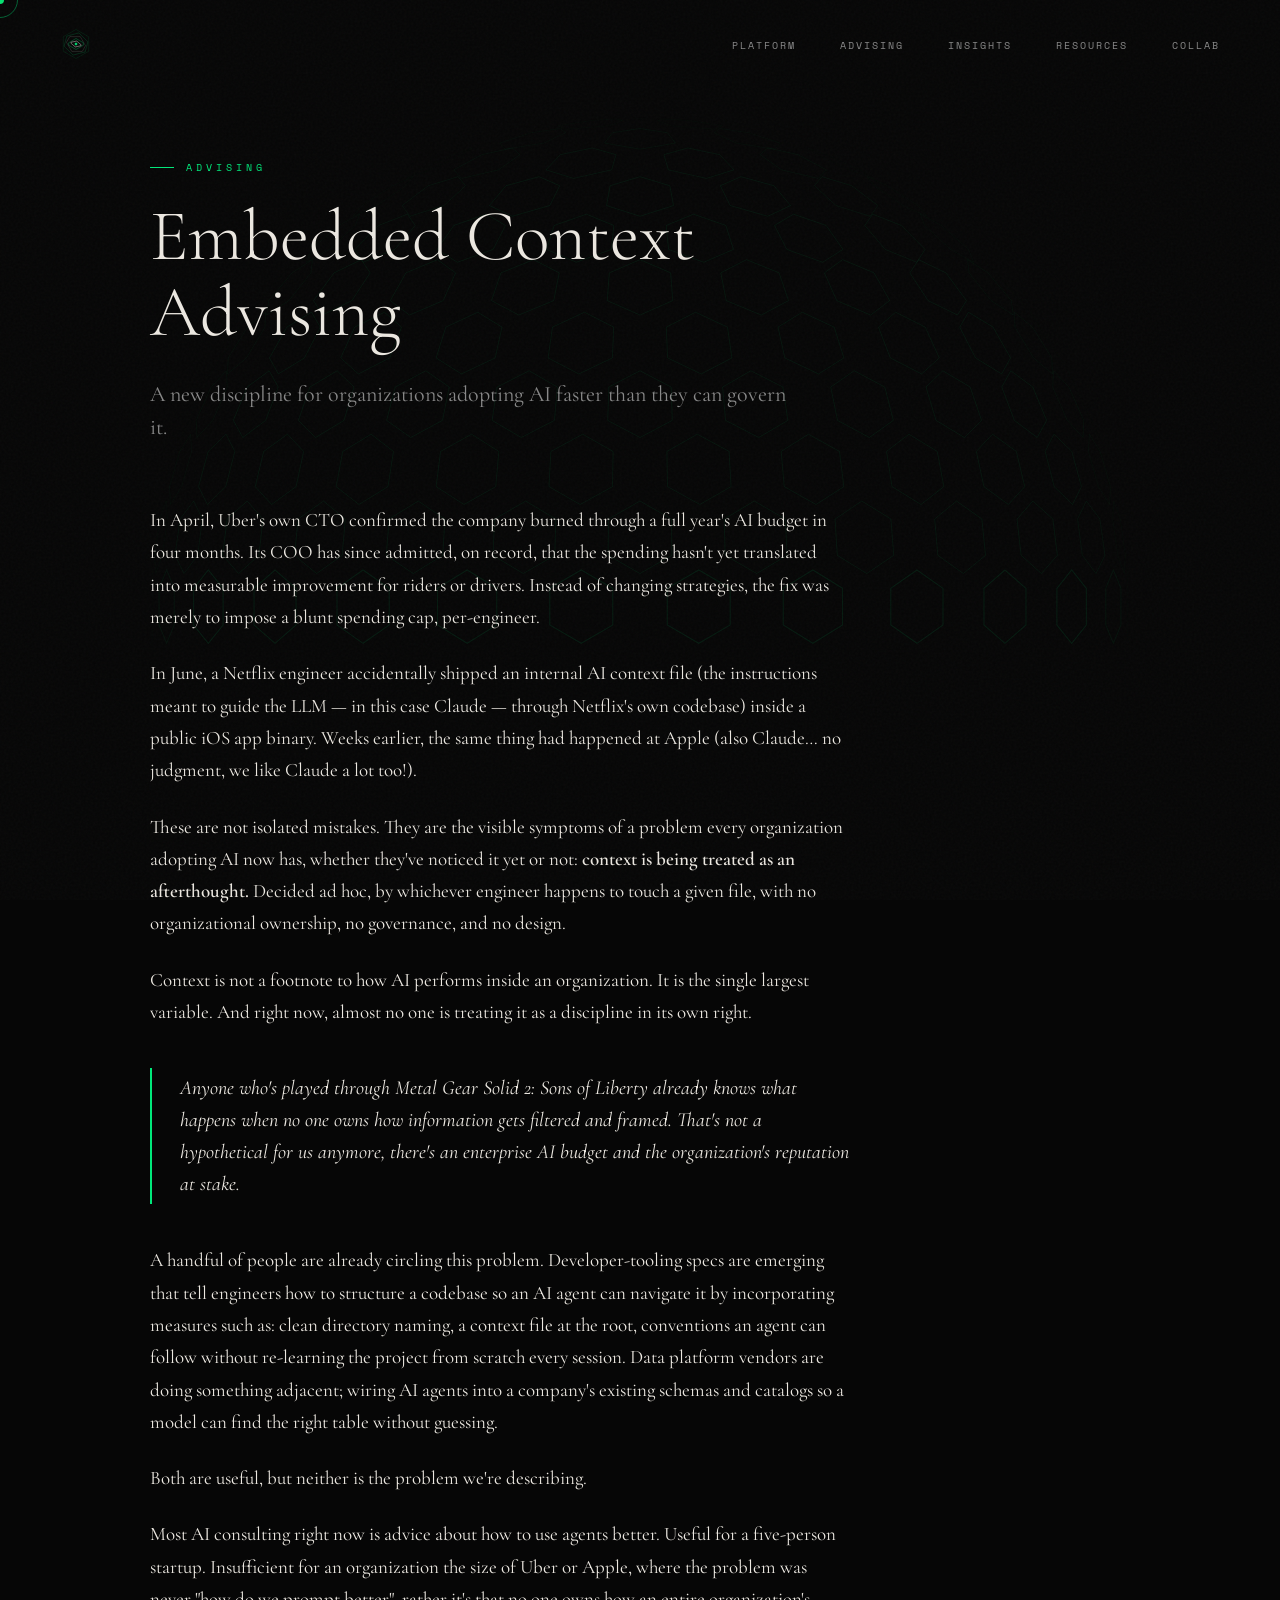
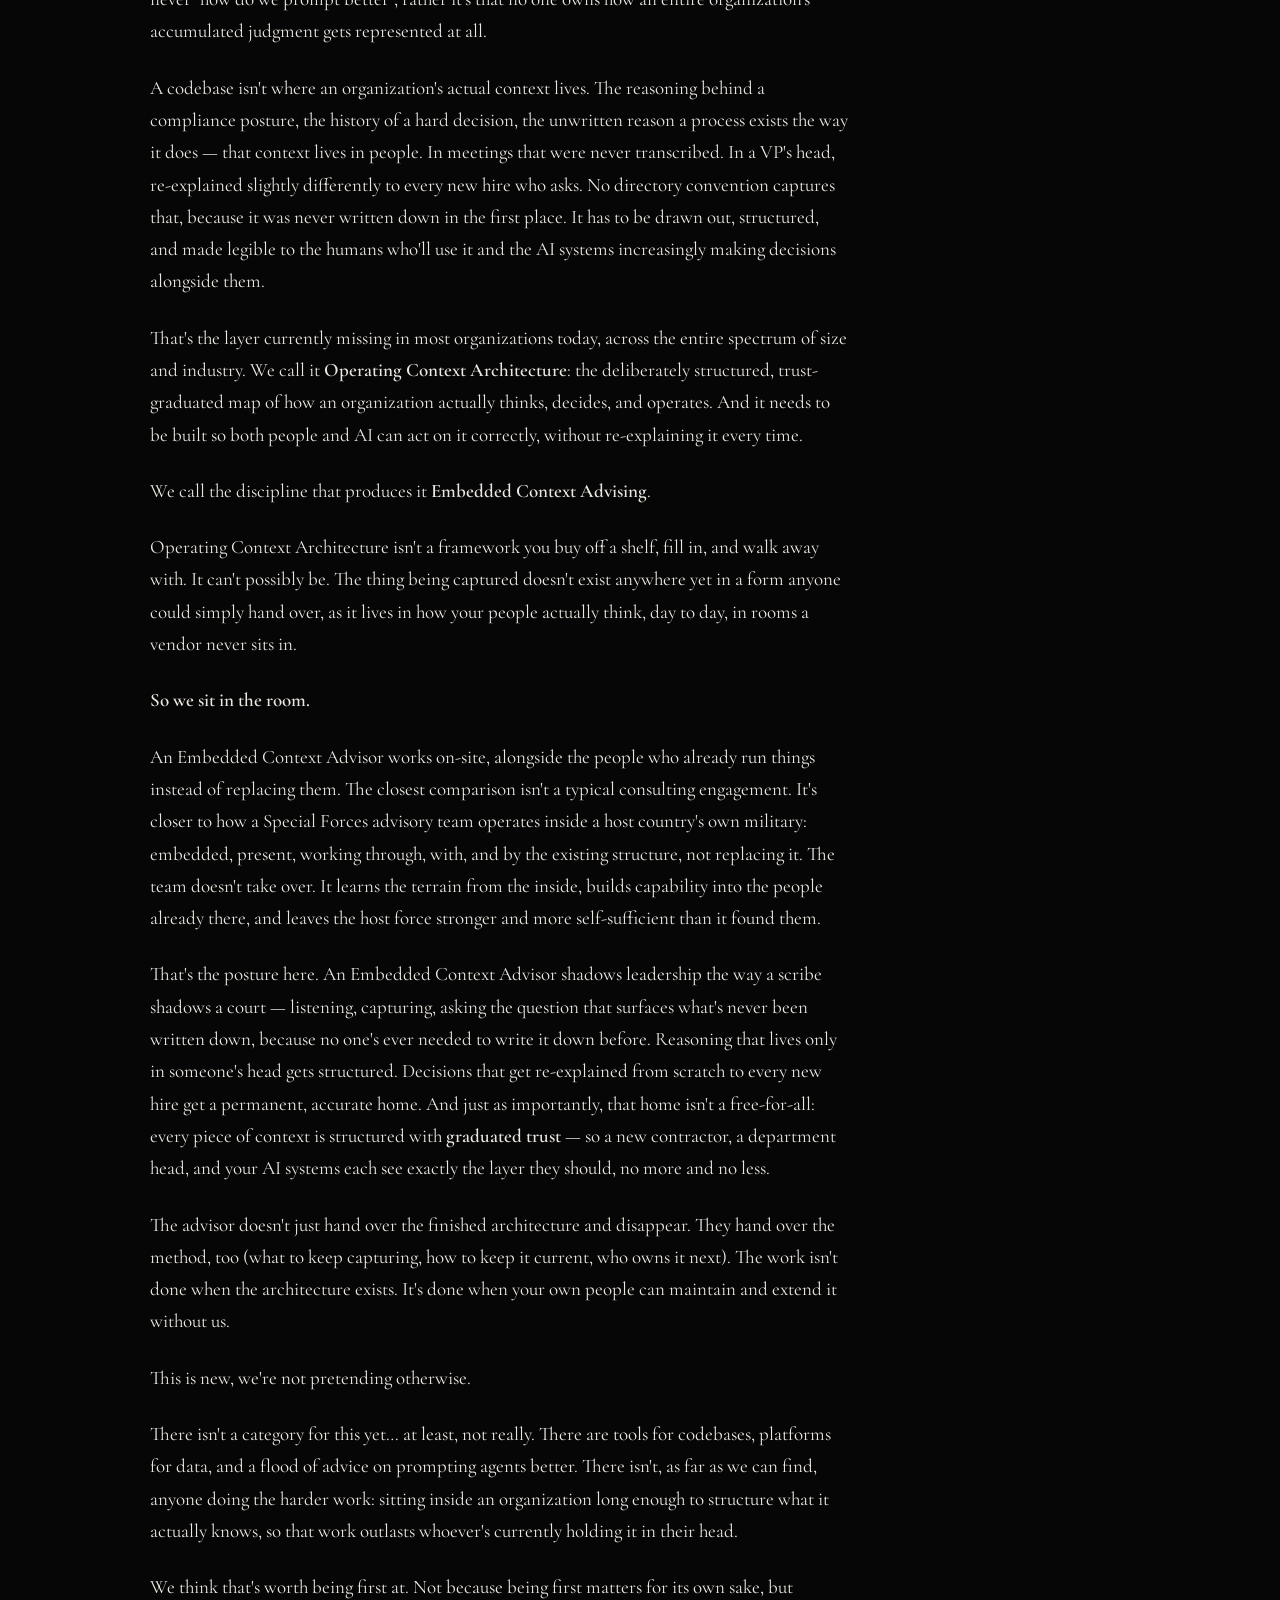
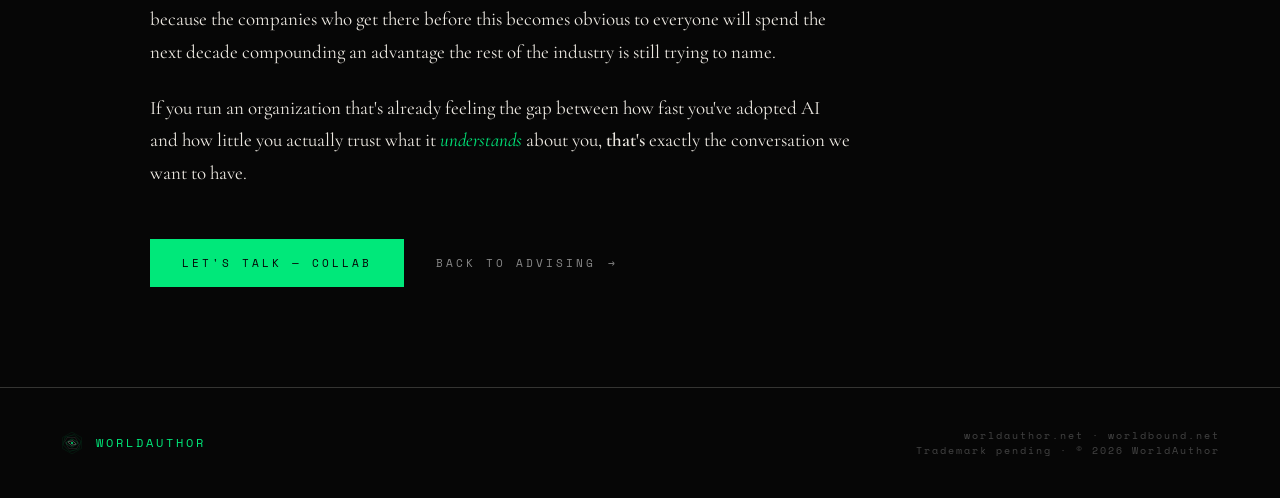
<file: advising/embedded-context-advising.html>
<!DOCTYPE html>
<html lang="en">
<head>
<meta charset="UTF-8">
<meta name="viewport" content="width=device-width, initial-scale=1.0">
<title>Embedded Context Advising — WorldAuthor</title>
<meta name="description" content="A new discipline for organizations adopting AI faster than they can govern it. Operating Context Architecture, built on-site, by people who sit in the room.">
<link href="https://fonts.googleapis.com/css2?family=Cormorant+Garamond:ital,wght@0,300;0,400;0,600;1,300;1,400&family=Space+Mono:wght@400;700&display=swap" rel="stylesheet">
<link rel="stylesheet" href="../styles.css">
</head>
<body>

<div class="cursor" id="cursor"></div>
<div class="cursor-ring" id="cursorRing"></div>

<!-- HEADER -->
<header id="header">
  <a href="/" class="logo" aria-label="WorldAuthor">
    <svg width="32" height="32" viewBox="0 0 32 32" fill="none" xmlns="http://www.w3.org/2000/svg">
      <polygon points="16,1.5 28.7,8.75 28.7,23.25 16,30.5 3.3,23.25 3.3,8.75" fill="none" stroke="#00e87a" stroke-width="0.5" opacity="0.18"/>
      <polygon points="16,4.5 26.9,10.75 26.9,21.25 16,27.5 5.1,21.25 5.1,10.75" fill="none" stroke="#00e87a" stroke-width="0.5" opacity="0.28" transform="rotate(15,16,16)"/>
      <polygon points="16,7.5 25.1,12.75 25.1,19.25 16,24.5 6.9,19.25 6.9,12.75" fill="none" stroke="#ece8e1" stroke-width="0.5" opacity="0.22" transform="rotate(30,16,16)"/>
      <polygon points="16,10.5 23.3,14.75 23.3,17.25 16,21.5 8.7,17.25 8.7,14.75" fill="none" stroke="#00e87a" stroke-width="0.6" opacity="0.45" transform="rotate(0,16,16)"/>
      <polygon points="16,13 21.2,15.5 21.2,16.5 16,19 10.8,16.5 10.8,15.5" fill="none" stroke="#ece8e1" stroke-width="0.7" opacity="0.55" transform="rotate(15,16,16)"/>
      <polygon points="16,14.5 17.3,15.25 17.3,16.75 16,17.5 14.7,16.75 14.7,15.25" fill="#00e87a" stroke="none" opacity="0.9" transform="rotate(30,16,16)"/>
    </svg>
  </a>
  <nav>
    <a href="/#platform">Platform</a>
    <a href="/advising/">Advising</a>
    <a href="/insights/">Insights</a>
    <a href="/resources/">Resources</a>
    <a href="/collab/">Collab</a>
  </nav>
  <button class="nav-toggle" id="navToggle" aria-label="Open menu" aria-expanded="false">
    <span></span>
    <span></span>
    <span></span>
  </button>
</header>

<!-- MOBILE MENU -->
<div class="mobile-menu" id="mobileMenu" role="dialog" aria-label="Navigation">
  <a href="/#platform">Platform</a>
  <a href="/advising/">Advising</a>
  <a href="/insights/">Insights</a>
  <a href="/resources/">Resources</a>
  <a href="/collab/">Collab</a>
</div>

<script>
  (function() {
    var toggle = document.getElementById('navToggle');
    var menu = document.getElementById('mobileMenu');
    if (!toggle || !menu) return;

    toggle.addEventListener('click', function() {
      var isOpen = menu.classList.contains('is-open');
      menu.classList.toggle('is-open', !isOpen);
      toggle.classList.toggle('is-open', !isOpen);
      toggle.setAttribute('aria-expanded', String(!isOpen));
      document.body.style.overflow = isOpen ? '' : 'hidden';
    });

    menu.querySelectorAll('a').forEach(function(link) {
      link.addEventListener('click', function() {
        menu.classList.remove('is-open');
        toggle.classList.remove('is-open');
        toggle.setAttribute('aria-expanded', 'false');
        document.body.style.overflow = '';
      });
    });
  })();
</script>


<div class="hex-sphere-ambient" aria-hidden="true"><svg viewBox="0 0 900 520" xmlns="http://www.w3.org/2000/svg" preserveAspectRatio="xMidYMax slice"><defs><radialGradient id="domeFade" cx="50%" cy="100%" r="75%"><stop offset="0%" stop-color="#000000" stop-opacity="0"/><stop offset="75%" stop-color="#000000" stop-opacity="0"/><stop offset="100%" stop-color="#000000" stop-opacity="1"/></radialGradient><mask id="domeMask"><rect x="0" y="0" width="900" height="520" fill="url(#domeFade)" style="filter:invert(1)"/><rect x="0" y="0" width="900" height="520" fill="white" opacity="0.001"/></mask></defs><g><polygon points="443.7,80.3 450.0,81.1 456.3,80.3 443.7,80.3 450.0,81.1 456.3,80.3" fill="none" stroke="#00e87a" stroke-width="0.90" opacity="0.055"/><polygon points="489.5,82.2 469.2,80.9 464.5,82.2 474.8,86.5 511.1,89.4 517.3,86.5" fill="none" stroke="#00e87a" stroke-width="0.60" opacity="0.166"/><polygon points="435.5,82.2 430.8,80.9 410.5,82.2 382.7,86.5 388.9,89.4 425.2,86.5" fill="none" stroke="#00e87a" stroke-width="0.60" opacity="0.166"/><polygon points="472.4,92.2 450.0,88.8 427.6,92.2 421.0,100.7 450.0,105.7 479.0,100.7" fill="none" stroke="#00e87a" stroke-width="0.60" opacity="0.365"/><polygon points="538.8,92.2 515.4,88.8 510.8,92.2 528.6,100.7 560.3,105.7 564.8,100.7" fill="none" stroke="#00e87a" stroke-width="0.60" opacity="0.248"/><polygon points="389.2,92.2 384.6,88.8 361.2,92.2 335.2,100.7 339.7,105.7 371.4,100.7" fill="none" stroke="#00e87a" stroke-width="0.60" opacity="0.248"/><polygon points="515.2,110.2 489.0,104.7 469.6,110.2 473.2,122.6 504.4,129.6 526.9,122.6" fill="none" stroke="#00e87a" stroke-width="0.60" opacity="0.493"/><polygon points="579.3,110.2 554.6,104.7 548.2,110.2 565.8,122.6 595.8,129.6 602.5,122.6" fill="none" stroke="#00e87a" stroke-width="0.60" opacity="0.354"/><polygon points="602.4,110.2 587.0,104.7 595.6,110.2 621.7,122.6 641.0,129.6 629.7,122.6" fill="none" stroke="#00e87a" stroke-width="0.60" opacity="0.120"/><polygon points="304.4,110.2 313.0,104.7 297.6,110.2 270.3,122.6 259.0,129.6 278.3,122.6" fill="none" stroke="#00e87a" stroke-width="0.60" opacity="0.120"/><polygon points="351.8,110.2 345.4,104.7 320.7,110.2 297.5,122.6 304.2,129.6 334.2,122.6" fill="none" stroke="#00e87a" stroke-width="0.60" opacity="0.354"/><polygon points="430.4,110.2 411.0,104.7 384.8,110.2 373.1,122.6 395.6,129.6 426.8,122.6" fill="none" stroke="#00e87a" stroke-width="0.60" opacity="0.493"/><polygon points="474.4,135.6 450.0,128.2 425.6,135.6 422.6,151.8 450.0,160.6 477.4,151.8" fill="none" stroke="#00e87a" stroke-width="0.60" opacity="0.550"/><polygon points="559.6,135.6 532.6,128.2 515.7,135.6 523.8,151.8 554.5,160.6 573.2,151.8" fill="none" stroke="#00e87a" stroke-width="0.60" opacity="0.550"/><polygon points="623.2,135.6 598.9,128.2 592.7,135.6 610.4,151.8 638.3,160.6 644.6,151.8" fill="none" stroke="#00e87a" stroke-width="0.60" opacity="0.426"/><polygon points="652.4,135.6 635.7,128.2 641.5,135.6 665.3,151.8 684.8,160.6 677.5,151.8" fill="none" stroke="#00e87a" stroke-width="0.60" opacity="0.187"/><polygon points="258.5,135.6 264.3,128.2 247.6,135.6 222.5,151.8 215.2,160.6 234.7,151.8" fill="none" stroke="#00e87a" stroke-width="0.60" opacity="0.187"/><polygon points="307.3,135.6 301.1,128.2 276.8,135.6 255.4,151.8 261.7,160.6 289.6,151.8" fill="none" stroke="#00e87a" stroke-width="0.60" opacity="0.426"/><polygon points="384.3,135.6 367.4,128.2 340.4,135.6 326.8,151.8 345.5,160.6 376.2,151.8" fill="none" stroke="#00e87a" stroke-width="0.60" opacity="0.550"/><polygon points="520.2,168.1 493.8,158.9 471.4,168.1 473.4,187.7 502.2,198.2 526.5,187.7" fill="none" stroke="#00e87a" stroke-width="0.60" opacity="0.550"/><polygon points="602.3,168.1 575.6,158.9 560.1,168.1 570.1,187.7 599.4,198.2 616.1,187.7" fill="none" stroke="#00e87a" stroke-width="0.60" opacity="0.550"/><polygon points="663.8,168.1 640.4,158.9 633.9,168.1 650.6,187.7 676.5,198.2 683.2,187.7" fill="none" stroke="#00e87a" stroke-width="0.60" opacity="0.489"/><polygon points="696.5,168.1 679.4,158.9 682.9,168.1 704.0,187.7 723.0,198.2 718.8,187.7" fill="none" stroke="#00e87a" stroke-width="0.60" opacity="0.252"/><polygon points="217.1,168.1 220.6,158.9 203.5,168.1 181.2,187.7 177.0,198.2 196.0,187.7" fill="none" stroke="#00e87a" stroke-width="0.60" opacity="0.252"/><polygon points="266.1,168.1 259.6,158.9 236.2,168.1 216.8,187.7 223.5,198.2 249.4,187.7" fill="none" stroke="#00e87a" stroke-width="0.60" opacity="0.489"/><polygon points="339.9,168.1 324.4,158.9 297.7,168.1 283.9,187.7 300.6,198.2 329.9,187.7" fill="none" stroke="#00e87a" stroke-width="0.60" opacity="0.550"/><polygon points="428.6,168.1 406.2,158.9 379.8,168.1 373.5,187.7 397.8,198.2 426.6,187.7" fill="none" stroke="#00e87a" stroke-width="0.60" opacity="0.550"/><polygon points="475.1,206.9 450.0,196.1 424.9,206.9 423.2,229.6 450.0,241.4 476.8,229.6" fill="none" stroke="#00e87a" stroke-width="0.60" opacity="0.550"/><polygon points="563.8,206.9 537.1,196.1 516.1,206.9 520.6,229.6 549.2,241.4 571.5,229.6" fill="none" stroke="#00e87a" stroke-width="0.60" opacity="0.550"/><polygon points="641.5,206.9 615.7,196.1 600.9,206.9 611.0,229.6 638.7,241.4 654.3,229.6" fill="none" stroke="#00e87a" stroke-width="0.60" opacity="0.550"/><polygon points="700.3,206.9 678.0,196.1 670.8,206.9 685.7,229.6 709.8,241.4 717.1,229.6" fill="none" stroke="#00e87a" stroke-width="0.60" opacity="0.544"/><polygon points="734.7,206.9 718.0,196.1 719.2,206.9 737.3,229.6 755.4,241.4 753.8,229.6" fill="none" stroke="#00e87a" stroke-width="0.60" opacity="0.312"/><polygon points="741.2,206.9 731.8,196.1 741.2,206.9 760.8,229.6 771.1,241.4 760.8,229.6" fill="none" stroke="#00e87a" stroke-width="0.60" opacity="0.055"/><polygon points="158.8,206.9 168.2,196.1 158.8,206.9 139.2,229.6 128.9,241.4 139.2,229.6" fill="none" stroke="#00e87a" stroke-width="0.60" opacity="0.055"/><polygon points="180.8,206.9 182.0,196.1 165.3,206.9 146.2,229.6 144.6,241.4 162.7,229.6" fill="none" stroke="#00e87a" stroke-width="0.60" opacity="0.312"/><polygon points="229.2,206.9 222.0,196.1 199.7,206.9 182.9,229.6 190.2,241.4 214.3,229.6" fill="none" stroke="#00e87a" stroke-width="0.60" opacity="0.544"/><polygon points="299.1,206.9 284.3,196.1 258.5,206.9 245.7,229.6 261.3,241.4 289.0,229.6" fill="none" stroke="#00e87a" stroke-width="0.60" opacity="0.550"/><polygon points="383.9,206.9 362.9,196.1 336.2,206.9 328.5,229.6 350.8,241.4 379.4,229.6" fill="none" stroke="#00e87a" stroke-width="0.60" opacity="0.550"/><polygon points="521.6,251.3 495.4,239.1 471.5,251.3 472.6,276.5 500.1,289.6 525.2,276.5" fill="none" stroke="#00e87a" stroke-width="0.60" opacity="0.550"/><polygon points="608.9,251.3 582.7,239.1 562.9,251.3 568.5,276.5 596.1,289.6 616.8,276.5" fill="none" stroke="#00e87a" stroke-width="0.60" opacity="0.550"/><polygon points="683.4,251.3 659.1,239.1 645.1,251.3 654.8,276.5 680.4,289.6 694.9,276.5" fill="none" stroke="#00e87a" stroke-width="0.60" opacity="0.550"/><polygon points="738.9,251.3 718.7,239.1 711.6,251.3 724.5,276.5 745.9,289.6 753.2,276.5" fill="none" stroke="#00e87a" stroke-width="0.60" opacity="0.550"/><polygon points="771.1,251.3 756.4,239.1 756.8,251.3 772.0,276.5 787.5,289.6 786.9,276.5" fill="none" stroke="#00e87a" stroke-width="0.60" opacity="0.316"/><polygon points="777.2,251.3 769.4,239.1 777.2,251.3 793.3,276.5 801.8,289.6 793.3,276.5" fill="none" stroke="#00e87a" stroke-width="0.60" opacity="0.055"/><polygon points="122.8,251.3 130.6,239.1 122.8,251.3 106.7,276.5 98.2,289.6 106.7,276.5" fill="none" stroke="#00e87a" stroke-width="0.60" opacity="0.055"/><polygon points="143.2,251.3 143.6,239.1 128.9,251.3 113.1,276.5 112.5,289.6 128.0,276.5" fill="none" stroke="#00e87a" stroke-width="0.60" opacity="0.316"/><polygon points="188.4,251.3 181.3,239.1 161.1,251.3 146.8,276.5 154.1,289.6 175.5,276.5" fill="none" stroke="#00e87a" stroke-width="0.60" opacity="0.550"/><polygon points="254.9,251.3 240.9,239.1 216.6,251.3 205.1,276.5 219.6,289.6 245.2,276.5" fill="none" stroke="#00e87a" stroke-width="0.60" opacity="0.550"/><polygon points="337.1,251.3 317.3,239.1 291.1,251.3 283.2,276.5 303.9,289.6 331.5,276.5" fill="none" stroke="#00e87a" stroke-width="0.60" opacity="0.550"/><polygon points="428.5,251.3 404.6,239.1 378.4,251.3 374.8,276.5 399.9,289.6 427.4,276.5" fill="none" stroke="#00e87a" stroke-width="0.60" opacity="0.550"/><polygon points="475.5,300.3 450.0,287.0 424.5,300.3 423.6,327.6 450.0,341.6 476.4,327.6" fill="none" stroke="#00e87a" stroke-width="0.60" opacity="0.550"/><polygon points="566.9,300.3 540.7,287.0 517.6,300.3 520.0,327.6 547.1,341.6 571.0,327.6" fill="none" stroke="#00e87a" stroke-width="0.60" opacity="0.550"/><polygon points="650.3,300.3 625.2,287.0 606.1,300.3 611.6,327.6 637.6,341.6 657.3,327.6" fill="none" stroke="#00e87a" stroke-width="0.60" opacity="0.550"/><polygon points="720.1,300.3 697.8,287.0 684.0,300.3 692.2,327.6 715.4,341.6 729.5,327.6" fill="none" stroke="#00e87a" stroke-width="0.60" opacity="0.550"/><polygon points="771.4,300.3 753.4,287.0 746.0,300.3 756.3,327.6 775.0,341.6 782.7,327.6" fill="none" stroke="#00e87a" stroke-width="0.60" opacity="0.550"/><polygon points="800.9,300.3 788.4,287.0 787.7,300.3 799.5,327.6 812.5,341.6 813.1,327.6" fill="none" stroke="#00e87a" stroke-width="0.60" opacity="0.314"/><polygon points="806.5,300.3 800.4,287.0 806.5,300.3 818.9,327.6 825.3,341.6 818.9,327.6" fill="none" stroke="#00e87a" stroke-width="0.60" opacity="0.055"/><polygon points="93.5,300.3 99.6,287.0 93.5,300.3 81.1,327.6 74.7,341.6 81.1,327.6" fill="none" stroke="#00e87a" stroke-width="0.60" opacity="0.055"/><polygon points="112.3,300.3 111.6,287.0 99.1,300.3 86.9,327.6 87.5,341.6 100.5,327.6" fill="none" stroke="#00e87a" stroke-width="0.60" opacity="0.314"/><polygon points="154.0,300.3 146.6,287.0 128.6,300.3 117.3,327.6 125.0,341.6 143.7,327.6" fill="none" stroke="#00e87a" stroke-width="0.60" opacity="0.550"/><polygon points="216.0,300.3 202.2,287.0 179.9,300.3 170.5,327.6 184.6,341.6 207.8,327.6" fill="none" stroke="#00e87a" stroke-width="0.60" opacity="0.550"/><polygon points="293.9,300.3 274.8,287.0 249.7,300.3 242.7,327.6 262.4,341.6 288.4,327.6" fill="none" stroke="#00e87a" stroke-width="0.60" opacity="0.550"/><polygon points="382.4,300.3 359.3,287.0 333.1,300.3 329.0,327.6 352.9,341.6 380.0,327.6" fill="none" stroke="#00e87a" stroke-width="0.60" opacity="0.550"/><polygon points="522.9,353.0 496.9,338.9 472.0,353.0 472.5,381.8 499.0,396.4 524.5,381.8" fill="none" stroke="#00e87a" stroke-width="0.60" opacity="0.550"/><polygon points="613.2,353.0 587.8,338.9 565.5,353.0 568.0,381.8 594.0,396.4 616.8,381.8" fill="none" stroke="#00e87a" stroke-width="0.60" opacity="0.550"/><polygon points="693.2,353.0 670.0,338.9 651.7,353.0 656.2,381.8 679.9,396.4 698.6,381.8" fill="none" stroke="#00e87a" stroke-width="0.60" opacity="0.550"/><polygon points="757.9,353.0 738.4,338.9 725.2,353.0 731.4,381.8 751.4,396.4 764.8,381.8" fill="none" stroke="#00e87a" stroke-width="0.60" opacity="0.550"/><polygon points="803.3,353.0 788.7,338.9 781.5,353.0 788.9,381.8 803.9,396.4 811.2,381.8" fill="none" stroke="#00e87a" stroke-width="0.60" opacity="0.504"/><polygon points="826.5,353.0 817.6,338.9 816.9,353.0 825.1,381.8 834.2,396.4 834.9,381.8" fill="none" stroke="#00e87a" stroke-width="0.60" opacity="0.253"/><polygon points="83.1,353.0 82.4,338.9 73.5,353.0 65.1,381.8 65.8,396.4 74.9,381.8" fill="none" stroke="#00e87a" stroke-width="0.60" opacity="0.253"/><polygon points="118.5,353.0 111.3,338.9 96.7,353.0 88.8,381.8 96.1,396.4 111.1,381.8" fill="none" stroke="#00e87a" stroke-width="0.60" opacity="0.504"/><polygon points="174.8,353.0 161.6,338.9 142.1,353.0 135.2,381.8 148.6,396.4 168.6,381.8" fill="none" stroke="#00e87a" stroke-width="0.60" opacity="0.550"/><polygon points="248.3,353.0 230.0,338.9 206.8,353.0 201.4,381.8 220.1,396.4 243.8,381.8" fill="none" stroke="#00e87a" stroke-width="0.60" opacity="0.550"/><polygon points="334.5,353.0 312.2,338.9 286.8,353.0 283.2,381.8 306.0,396.4 332.0,381.8" fill="none" stroke="#00e87a" stroke-width="0.60" opacity="0.550"/><polygon points="428.0,353.0 403.1,338.9 377.1,353.0 375.5,381.8 401.0,396.4 427.5,381.8" fill="none" stroke="#00e87a" stroke-width="0.60" opacity="0.550"/><polygon points="475.8,408.3 450.0,393.6 424.2,408.3 423.9,438.0 450.0,452.9 476.1,438.0" fill="none" stroke="#00e87a" stroke-width="0.60" opacity="0.550"/><polygon points="569.0,408.3 543.5,393.6 518.9,408.3 519.7,438.0 545.5,452.9 570.3,438.0" fill="none" stroke="#00e87a" stroke-width="0.60" opacity="0.550"/><polygon points="655.3,408.3 631.5,393.6 609.6,408.3 611.4,438.0 635.5,452.9 657.6,438.0" fill="none" stroke="#00e87a" stroke-width="0.60" opacity="0.550"/><polygon points="729.7,408.3 709.0,393.6 691.1,408.3 693.7,438.0 714.6,452.9 732.7,438.0" fill="none" stroke="#00e87a" stroke-width="0.60" opacity="0.550"/><polygon points="787.8,408.3 771.4,393.6 758.5,408.3 761.8,438.0 778.4,452.9 791.5,438.0" fill="none" stroke="#00e87a" stroke-width="0.60" opacity="0.550"/><polygon points="826.3,408.3 815.2,393.6 808.0,408.3 811.9,438.0 823.1,452.9 830.4,438.0" fill="none" stroke="#00e87a" stroke-width="0.60" opacity="0.441"/><polygon points="842.9,408.3 837.7,393.6 836.7,408.3 840.9,438.0 846.2,452.9 847.2,438.0" fill="none" stroke="#00e87a" stroke-width="0.60" opacity="0.186"/><polygon points="63.3,408.3 62.3,393.6 57.1,408.3 52.8,438.0 53.8,452.9 59.1,438.0" fill="none" stroke="#00e87a" stroke-width="0.60" opacity="0.186"/><polygon points="92.0,408.3 84.8,393.6 73.7,408.3 69.6,438.0 76.9,452.9 88.1,438.0" fill="none" stroke="#00e87a" stroke-width="0.60" opacity="0.441"/><polygon points="141.5,408.3 128.6,393.6 112.2,408.3 108.5,438.0 121.6,452.9 138.2,438.0" fill="none" stroke="#00e87a" stroke-width="0.60" opacity="0.550"/><polygon points="208.9,408.3 191.0,393.6 170.3,408.3 167.3,438.0 185.4,452.9 206.3,438.0" fill="none" stroke="#00e87a" stroke-width="0.60" opacity="0.550"/><polygon points="290.4,408.3 268.5,393.6 244.7,408.3 242.4,438.0 264.5,452.9 288.6,438.0" fill="none" stroke="#00e87a" stroke-width="0.60" opacity="0.550"/><polygon points="381.1,408.3 356.5,393.6 331.0,408.3 329.7,438.0 354.5,452.9 380.3,438.0" fill="none" stroke="#00e87a" stroke-width="0.60" opacity="0.550"/><polygon points="523.8,465.0 498.1,450.0 472.3,465.0 472.3,495.0 498.1,510.0 523.8,495.0" fill="none" stroke="#00e87a" stroke-width="0.90" opacity="0.550"/><polygon points="615.7,465.0 591.4,450.0 567.2,465.0 567.2,495.0 591.4,510.0 615.7,495.0" fill="none" stroke="#00e87a" stroke-width="0.90" opacity="0.550"/><polygon points="697.9,465.0 676.6,450.0 655.2,465.0 655.2,495.0 676.6,510.0 697.9,495.0" fill="none" stroke="#00e87a" stroke-width="0.90" opacity="0.550"/><polygon points="765.8,465.0 748.6,450.0 731.4,465.0 731.4,495.0 748.6,510.0 765.8,495.0" fill="none" stroke="#00e87a" stroke-width="0.90" opacity="0.550"/><polygon points="815.2,465.0 803.2,450.0 791.1,465.0 791.1,495.0 803.2,510.0 815.2,495.0" fill="none" stroke="#00e87a" stroke-width="0.90" opacity="0.550"/><polygon points="843.5,465.0 837.3,450.0 831.1,465.0 831.1,495.0 837.3,510.0 843.5,495.0" fill="none" stroke="#00e87a" stroke-width="0.90" opacity="0.318"/><polygon points="848.9,465.0 848.9,450.0 848.9,465.0 848.9,495.0 848.9,510.0 848.9,495.0" fill="none" stroke="#00e87a" stroke-width="0.90" opacity="0.055"/><polygon points="51.1,465.0 51.1,450.0 51.1,465.0 51.1,495.0 51.1,510.0 51.1,495.0" fill="none" stroke="#00e87a" stroke-width="0.90" opacity="0.055"/><polygon points="68.9,465.0 62.7,450.0 56.5,465.0 56.5,495.0 62.7,510.0 68.9,495.0" fill="none" stroke="#00e87a" stroke-width="0.90" opacity="0.318"/><polygon points="108.9,465.0 96.8,450.0 84.8,465.0 84.8,495.0 96.8,510.0 108.9,495.0" fill="none" stroke="#00e87a" stroke-width="0.90" opacity="0.550"/><polygon points="168.6,465.0 151.4,450.0 134.2,465.0 134.2,495.0 151.4,510.0 168.6,495.0" fill="none" stroke="#00e87a" stroke-width="0.90" opacity="0.550"/><polygon points="244.8,465.0 223.4,450.0 202.1,465.0 202.1,495.0 223.4,510.0 244.8,495.0" fill="none" stroke="#00e87a" stroke-width="0.90" opacity="0.550"/><polygon points="332.8,465.0 308.6,450.0 284.3,465.0 284.3,495.0 308.6,510.0 332.8,495.0" fill="none" stroke="#00e87a" stroke-width="0.90" opacity="0.550"/><polygon points="427.7,465.0 401.9,450.0 376.2,465.0 376.2,495.0 401.9,510.0 427.7,495.0" fill="none" stroke="#00e87a" stroke-width="0.90" opacity="0.550"/></g></svg></div>

<section class="content-page">
  <div class="section-label reveal">Advising</div>
  <h1 class="reveal">Embedded Context Advising</h1>
  <p class="lede reveal">A new discipline for organizations adopting AI faster than they can govern it.</p>

  <div class="prose">
    <p class="reveal">In April, Uber's own CTO confirmed the company burned through a full year's AI budget in four months. Its COO has since admitted, on record, that the spending hasn't yet translated into measurable improvement for riders or drivers. Instead of changing strategies, the fix was merely to impose a blunt spending cap, per-engineer.</p>

    <p class="reveal">In June, a Netflix engineer accidentally shipped an internal AI context file (the instructions meant to guide the LLM — in this case Claude — through Netflix's own codebase) inside a public iOS app binary. Weeks earlier, the same thing had happened at Apple (also Claude&hellip; no judgment, we like Claude a lot too!).</p>

    <p class="reveal">These are not isolated mistakes. They are the visible symptoms of a problem every organization adopting AI now has, whether they've noticed it yet or not: <strong>context is being treated as an afterthought.</strong> Decided ad hoc, by whichever engineer happens to touch a given file, with no organizational ownership, no governance, and no design.</p>

    <p class="reveal">Context is not a footnote to how AI performs inside an organization. It is the single largest variable. And right now, almost no one is treating it as a discipline in its own right.</p>

    <blockquote class="reveal">Anyone who's played through Metal Gear Solid 2: Sons of Liberty already knows what happens when no one owns how information gets filtered and framed. That's not a hypothetical for us anymore, there's an enterprise AI budget and the organization's reputation at stake.</blockquote>

    <p class="reveal">A handful of people are already circling this problem. Developer-tooling specs are emerging that tell engineers how to structure a codebase so an AI agent can navigate it by incorporating measures such as: clean directory naming, a context file at the root, conventions an agent can follow without re-learning the project from scratch every session. Data platform vendors are doing something adjacent; wiring AI agents into a company's existing schemas and catalogs so a model can find the right table without guessing.</p>

    <p class="reveal">Both are useful, but neither is the problem we're describing.</p>

    <p class="reveal">Most AI consulting right now is advice about how to use agents better. Useful for a five-person startup. Insufficient for an organization the size of Uber or Apple, where the problem was never "how do we prompt better", rather it's that no one owns how an entire organization's accumulated judgment gets represented at all.</p>

    <p class="reveal">A codebase isn't where an organization's actual context lives. The reasoning behind a compliance posture, the history of a hard decision, the unwritten reason a process exists the way it does — that context lives in people. In meetings that were never transcribed. In a VP's head, re-explained slightly differently to every new hire who asks. No directory convention captures that, because it was never written down in the first place. It has to be drawn out, structured, and made legible to the humans who'll use it and the AI systems increasingly making decisions alongside them.</p>

    <p class="reveal">That's the layer currently missing in most organizations today, across the entire spectrum of size and industry. We call it <strong>Operating Context Architecture</strong>: the deliberately structured, trust-graduated map of how an organization actually thinks, decides, and operates. And it needs to be built so both people and AI can act on it correctly, without re-explaining it every time.</p>

    <p class="reveal">We call the discipline that produces it <strong>Embedded Context Advising</strong>.</p>

    <p class="reveal">Operating Context Architecture isn't a framework you buy off a shelf, fill in, and walk away with. It can't possibly be. The thing being captured doesn't exist anywhere yet in a form anyone could simply hand over, as it lives in how your people actually think, day to day, in rooms a vendor never sits in.</p>

    <p class="reveal"><strong>So we sit in the room.</strong></p>

    <p class="reveal">An Embedded Context Advisor works on-site, alongside the people who already run things instead of replacing them. The closest comparison isn't a typical consulting engagement. It's closer to how a Special Forces advisory team operates inside a host country's own military: embedded, present, working through, with, and by the existing structure, not replacing it. The team doesn't take over. It learns the terrain from the inside, builds capability into the people already there, and leaves the host force stronger and more self-sufficient than it found them.</p>

    <p class="reveal">That's the posture here. An Embedded Context Advisor shadows leadership the way a scribe shadows a court — listening, capturing, asking the question that surfaces what's never been written down, because no one's ever needed to write it down before. Reasoning that lives only in someone's head gets structured. Decisions that get re-explained from scratch to every new hire get a permanent, accurate home. And just as importantly, that home isn't a free-for-all: every piece of context is structured with <strong>graduated trust</strong> — so a new contractor, a department head, and your AI systems each see exactly the layer they should, no more and no less.</p>

    <p class="reveal">The advisor doesn't just hand over the finished architecture and disappear. They hand over the method, too (what to keep capturing, how to keep it current, who owns it next). The work isn't done when the architecture exists. It's done when your own people can maintain and extend it without us.</p>

    <p class="reveal">This is new, we're not pretending otherwise.</p>

    <p class="reveal">There isn't a category for this yet&hellip; at least, not really. There are tools for codebases, platforms for data, and a flood of advice on prompting agents better. There isn't, as far as we can find, anyone doing the harder work: sitting inside an organization long enough to structure what it actually knows, so that work outlasts whoever's currently holding it in their head.</p>

    <p class="reveal">We think that's worth being first at. Not because being first matters for its own sake, but because the companies who get there before this becomes obvious to everyone will spend the next decade compounding an advantage the rest of the industry is still trying to name.</p>

    <p class="reveal">If you run an organization that's already feeling the gap between how fast you've adopted AI and how little you actually trust what it <em>understands</em> about you, <strong>that's</strong> exactly the conversation we want to have.</p>

    <div class="hero-cta reveal" style="margin-top: 50px;">
      <a href="/collab/" class="btn-primary"><span>Let's talk — Collab</span></a>
      <a href="/advising/" class="btn-ghost">Back to Advising</a>
    </div>
  </div>
</section>

<!-- FOOTER -->
<footer>
  <div class="footer-logo" style="display:flex;align-items:center;gap:12px;">
    <svg width="24" height="24" viewBox="0 0 32 32" fill="none" xmlns="http://www.w3.org/2000/svg">
      <polygon points="16,1.5 28.7,8.75 28.7,23.25 16,30.5 3.3,23.25 3.3,8.75" fill="none" stroke="#00e87a" stroke-width="0.5" opacity="0.18"/>
      <polygon points="16,4.5 26.9,10.75 26.9,21.25 16,27.5 5.1,21.25 5.1,10.75" fill="none" stroke="#00e87a" stroke-width="0.5" opacity="0.28" transform="rotate(15,16,16)"/>
      <polygon points="16,7.5 25.1,12.75 25.1,19.25 16,24.5 6.9,19.25 6.9,12.75" fill="none" stroke="#ece8e1" stroke-width="0.5" opacity="0.22" transform="rotate(30,16,16)"/>
      <polygon points="16,10.5 23.3,14.75 23.3,17.25 16,21.5 8.7,17.25 8.7,14.75" fill="none" stroke="#00e87a" stroke-width="0.6" opacity="0.45" transform="rotate(0,16,16)"/>
      <polygon points="16,13 21.2,15.5 21.2,16.5 16,19 10.8,16.5 10.8,15.5" fill="none" stroke="#ece8e1" stroke-width="0.7" opacity="0.55" transform="rotate(15,16,16)"/>
      <polygon points="16,14.5 17.3,15.25 17.3,16.75 16,17.5 14.7,16.75 14.7,15.25" fill="#00e87a" stroke="none" opacity="0.9" transform="rotate(30,16,16)"/>
    </svg>
    <span>World<span style="color:var(--accent)">Author</span></span>
  </div>
  <div class="footer-right">
    worldauthor.net · worldbound.net<br>
    Trademark pending · © 2026 WorldAuthor
  </div>
</footer>

<script>
  // Custom cursor
  const cursor = document.getElementById('cursor');
  const ring = document.getElementById('cursorRing');
  let mx = 0, my = 0, rx = 0, ry = 0;

  document.addEventListener('mousemove', e => {
    mx = e.clientX; my = e.clientY;
    cursor.style.left = mx + 'px';
    cursor.style.top = my + 'px';
  });

  function animateRing() {
    rx += (mx - rx) * 0.12;
    ry += (my - ry) * 0.12;
    ring.style.left = rx + 'px';
    ring.style.top = ry + 'px';
    requestAnimationFrame(animateRing);
  }
  animateRing();

  // Header scroll
  const header = document.getElementById('header');
  window.addEventListener('scroll', () => {
    header.classList.toggle('scrolled', window.scrollY > 60);
  });

  // Scroll reveal
  const reveals = document.querySelectorAll('.reveal');
  const revealObserver = new IntersectionObserver((entries) => {
    entries.forEach((entry, i) => {
      if (entry.isIntersecting) {
        setTimeout(() => entry.target.classList.add('visible'), i * 80);
        revealObserver.unobserve(entry.target);
      }
    });
  }, { threshold: 0.1 });

  reveals.forEach(el => revealObserver.observe(el));
</script>

</body>
</html>
</file>
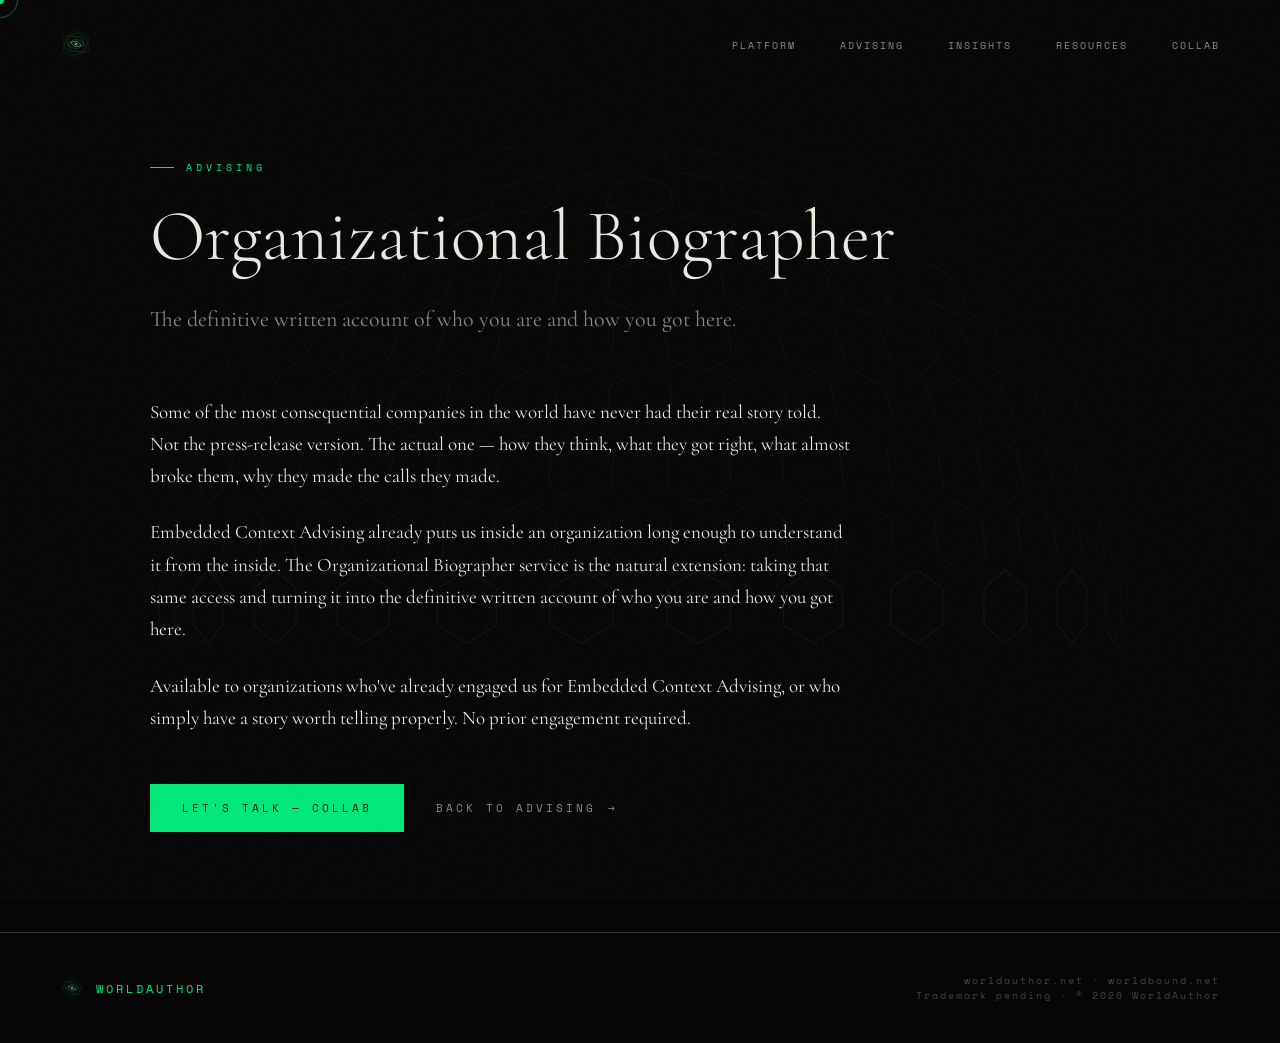
<file: advising/organizational-biographer.html>
<!DOCTYPE html>
<html lang="en">
<head>
<meta charset="UTF-8">
<meta name="viewport" content="width=device-width, initial-scale=1.0">
<title>Organizational Biographer — WorldAuthor</title>
<meta name="description" content="The definitive written account of who you are and how you got here. Open to standalone engagements.">
<link href="https://fonts.googleapis.com/css2?family=Cormorant+Garamond:ital,wght@0,300;0,400;0,600;1,300;1,400&family=Space+Mono:wght@400;700&display=swap" rel="stylesheet">
<link rel="stylesheet" href="../styles.css">
</head>
<body>

<div class="cursor" id="cursor"></div>
<div class="cursor-ring" id="cursorRing"></div>

<!-- HEADER -->
<header id="header">
  <a href="/" class="logo" aria-label="WorldAuthor">
    <svg width="32" height="32" viewBox="0 0 32 32" fill="none" xmlns="http://www.w3.org/2000/svg">
      <polygon points="16,1.5 28.7,8.75 28.7,23.25 16,30.5 3.3,23.25 3.3,8.75" fill="none" stroke="#00e87a" stroke-width="0.5" opacity="0.18"/>
      <polygon points="16,4.5 26.9,10.75 26.9,21.25 16,27.5 5.1,21.25 5.1,10.75" fill="none" stroke="#00e87a" stroke-width="0.5" opacity="0.28" transform="rotate(15,16,16)"/>
      <polygon points="16,7.5 25.1,12.75 25.1,19.25 16,24.5 6.9,19.25 6.9,12.75" fill="none" stroke="#ece8e1" stroke-width="0.5" opacity="0.22" transform="rotate(30,16,16)"/>
      <polygon points="16,10.5 23.3,14.75 23.3,17.25 16,21.5 8.7,17.25 8.7,14.75" fill="none" stroke="#00e87a" stroke-width="0.6" opacity="0.45" transform="rotate(0,16,16)"/>
      <polygon points="16,13 21.2,15.5 21.2,16.5 16,19 10.8,16.5 10.8,15.5" fill="none" stroke="#ece8e1" stroke-width="0.7" opacity="0.55" transform="rotate(15,16,16)"/>
      <polygon points="16,14.5 17.3,15.25 17.3,16.75 16,17.5 14.7,16.75 14.7,15.25" fill="#00e87a" stroke="none" opacity="0.9" transform="rotate(30,16,16)"/>
    </svg>
  </a>
  <nav>
    <a href="/#platform">Platform</a>
    <a href="/advising/">Advising</a>
    <a href="/insights/">Insights</a>
    <a href="/resources/">Resources</a>
    <a href="/collab/">Collab</a>
  </nav>
  <button class="nav-toggle" id="navToggle" aria-label="Open menu" aria-expanded="false">
    <span></span>
    <span></span>
    <span></span>
  </button>
</header>

<!-- MOBILE MENU -->
<div class="mobile-menu" id="mobileMenu" role="dialog" aria-label="Navigation">
  <a href="/#platform">Platform</a>
  <a href="/advising/">Advising</a>
  <a href="/insights/">Insights</a>
  <a href="/resources/">Resources</a>
  <a href="/collab/">Collab</a>
</div>

<script>
  (function() {
    var toggle = document.getElementById('navToggle');
    var menu = document.getElementById('mobileMenu');
    if (!toggle || !menu) return;

    toggle.addEventListener('click', function() {
      var isOpen = menu.classList.contains('is-open');
      menu.classList.toggle('is-open', !isOpen);
      toggle.classList.toggle('is-open', !isOpen);
      toggle.setAttribute('aria-expanded', String(!isOpen));
      document.body.style.overflow = isOpen ? '' : 'hidden';
    });

    menu.querySelectorAll('a').forEach(function(link) {
      link.addEventListener('click', function() {
        menu.classList.remove('is-open');
        toggle.classList.remove('is-open');
        toggle.setAttribute('aria-expanded', 'false');
        document.body.style.overflow = '';
      });
    });
  })();
</script>


<div class="hex-sphere-ambient" aria-hidden="true"><svg viewBox="0 0 900 520" xmlns="http://www.w3.org/2000/svg" preserveAspectRatio="xMidYMax slice"><defs><radialGradient id="domeFade" cx="50%" cy="100%" r="75%"><stop offset="0%" stop-color="#000000" stop-opacity="0"/><stop offset="75%" stop-color="#000000" stop-opacity="0"/><stop offset="100%" stop-color="#000000" stop-opacity="1"/></radialGradient><mask id="domeMask"><rect x="0" y="0" width="900" height="520" fill="url(#domeFade)" style="filter:invert(1)"/><rect x="0" y="0" width="900" height="520" fill="white" opacity="0.001"/></mask></defs><g><polygon points="443.7,80.3 450.0,81.1 456.3,80.3 443.7,80.3 450.0,81.1 456.3,80.3" fill="none" stroke="#00e87a" stroke-width="0.90" opacity="0.055"/><polygon points="489.5,82.2 469.2,80.9 464.5,82.2 474.8,86.5 511.1,89.4 517.3,86.5" fill="none" stroke="#00e87a" stroke-width="0.60" opacity="0.166"/><polygon points="435.5,82.2 430.8,80.9 410.5,82.2 382.7,86.5 388.9,89.4 425.2,86.5" fill="none" stroke="#00e87a" stroke-width="0.60" opacity="0.166"/><polygon points="472.4,92.2 450.0,88.8 427.6,92.2 421.0,100.7 450.0,105.7 479.0,100.7" fill="none" stroke="#00e87a" stroke-width="0.60" opacity="0.365"/><polygon points="538.8,92.2 515.4,88.8 510.8,92.2 528.6,100.7 560.3,105.7 564.8,100.7" fill="none" stroke="#00e87a" stroke-width="0.60" opacity="0.248"/><polygon points="389.2,92.2 384.6,88.8 361.2,92.2 335.2,100.7 339.7,105.7 371.4,100.7" fill="none" stroke="#00e87a" stroke-width="0.60" opacity="0.248"/><polygon points="515.2,110.2 489.0,104.7 469.6,110.2 473.2,122.6 504.4,129.6 526.9,122.6" fill="none" stroke="#00e87a" stroke-width="0.60" opacity="0.493"/><polygon points="579.3,110.2 554.6,104.7 548.2,110.2 565.8,122.6 595.8,129.6 602.5,122.6" fill="none" stroke="#00e87a" stroke-width="0.60" opacity="0.354"/><polygon points="602.4,110.2 587.0,104.7 595.6,110.2 621.7,122.6 641.0,129.6 629.7,122.6" fill="none" stroke="#00e87a" stroke-width="0.60" opacity="0.120"/><polygon points="304.4,110.2 313.0,104.7 297.6,110.2 270.3,122.6 259.0,129.6 278.3,122.6" fill="none" stroke="#00e87a" stroke-width="0.60" opacity="0.120"/><polygon points="351.8,110.2 345.4,104.7 320.7,110.2 297.5,122.6 304.2,129.6 334.2,122.6" fill="none" stroke="#00e87a" stroke-width="0.60" opacity="0.354"/><polygon points="430.4,110.2 411.0,104.7 384.8,110.2 373.1,122.6 395.6,129.6 426.8,122.6" fill="none" stroke="#00e87a" stroke-width="0.60" opacity="0.493"/><polygon points="474.4,135.6 450.0,128.2 425.6,135.6 422.6,151.8 450.0,160.6 477.4,151.8" fill="none" stroke="#00e87a" stroke-width="0.60" opacity="0.550"/><polygon points="559.6,135.6 532.6,128.2 515.7,135.6 523.8,151.8 554.5,160.6 573.2,151.8" fill="none" stroke="#00e87a" stroke-width="0.60" opacity="0.550"/><polygon points="623.2,135.6 598.9,128.2 592.7,135.6 610.4,151.8 638.3,160.6 644.6,151.8" fill="none" stroke="#00e87a" stroke-width="0.60" opacity="0.426"/><polygon points="652.4,135.6 635.7,128.2 641.5,135.6 665.3,151.8 684.8,160.6 677.5,151.8" fill="none" stroke="#00e87a" stroke-width="0.60" opacity="0.187"/><polygon points="258.5,135.6 264.3,128.2 247.6,135.6 222.5,151.8 215.2,160.6 234.7,151.8" fill="none" stroke="#00e87a" stroke-width="0.60" opacity="0.187"/><polygon points="307.3,135.6 301.1,128.2 276.8,135.6 255.4,151.8 261.7,160.6 289.6,151.8" fill="none" stroke="#00e87a" stroke-width="0.60" opacity="0.426"/><polygon points="384.3,135.6 367.4,128.2 340.4,135.6 326.8,151.8 345.5,160.6 376.2,151.8" fill="none" stroke="#00e87a" stroke-width="0.60" opacity="0.550"/><polygon points="520.2,168.1 493.8,158.9 471.4,168.1 473.4,187.7 502.2,198.2 526.5,187.7" fill="none" stroke="#00e87a" stroke-width="0.60" opacity="0.550"/><polygon points="602.3,168.1 575.6,158.9 560.1,168.1 570.1,187.7 599.4,198.2 616.1,187.7" fill="none" stroke="#00e87a" stroke-width="0.60" opacity="0.550"/><polygon points="663.8,168.1 640.4,158.9 633.9,168.1 650.6,187.7 676.5,198.2 683.2,187.7" fill="none" stroke="#00e87a" stroke-width="0.60" opacity="0.489"/><polygon points="696.5,168.1 679.4,158.9 682.9,168.1 704.0,187.7 723.0,198.2 718.8,187.7" fill="none" stroke="#00e87a" stroke-width="0.60" opacity="0.252"/><polygon points="217.1,168.1 220.6,158.9 203.5,168.1 181.2,187.7 177.0,198.2 196.0,187.7" fill="none" stroke="#00e87a" stroke-width="0.60" opacity="0.252"/><polygon points="266.1,168.1 259.6,158.9 236.2,168.1 216.8,187.7 223.5,198.2 249.4,187.7" fill="none" stroke="#00e87a" stroke-width="0.60" opacity="0.489"/><polygon points="339.9,168.1 324.4,158.9 297.7,168.1 283.9,187.7 300.6,198.2 329.9,187.7" fill="none" stroke="#00e87a" stroke-width="0.60" opacity="0.550"/><polygon points="428.6,168.1 406.2,158.9 379.8,168.1 373.5,187.7 397.8,198.2 426.6,187.7" fill="none" stroke="#00e87a" stroke-width="0.60" opacity="0.550"/><polygon points="475.1,206.9 450.0,196.1 424.9,206.9 423.2,229.6 450.0,241.4 476.8,229.6" fill="none" stroke="#00e87a" stroke-width="0.60" opacity="0.550"/><polygon points="563.8,206.9 537.1,196.1 516.1,206.9 520.6,229.6 549.2,241.4 571.5,229.6" fill="none" stroke="#00e87a" stroke-width="0.60" opacity="0.550"/><polygon points="641.5,206.9 615.7,196.1 600.9,206.9 611.0,229.6 638.7,241.4 654.3,229.6" fill="none" stroke="#00e87a" stroke-width="0.60" opacity="0.550"/><polygon points="700.3,206.9 678.0,196.1 670.8,206.9 685.7,229.6 709.8,241.4 717.1,229.6" fill="none" stroke="#00e87a" stroke-width="0.60" opacity="0.544"/><polygon points="734.7,206.9 718.0,196.1 719.2,206.9 737.3,229.6 755.4,241.4 753.8,229.6" fill="none" stroke="#00e87a" stroke-width="0.60" opacity="0.312"/><polygon points="741.2,206.9 731.8,196.1 741.2,206.9 760.8,229.6 771.1,241.4 760.8,229.6" fill="none" stroke="#00e87a" stroke-width="0.60" opacity="0.055"/><polygon points="158.8,206.9 168.2,196.1 158.8,206.9 139.2,229.6 128.9,241.4 139.2,229.6" fill="none" stroke="#00e87a" stroke-width="0.60" opacity="0.055"/><polygon points="180.8,206.9 182.0,196.1 165.3,206.9 146.2,229.6 144.6,241.4 162.7,229.6" fill="none" stroke="#00e87a" stroke-width="0.60" opacity="0.312"/><polygon points="229.2,206.9 222.0,196.1 199.7,206.9 182.9,229.6 190.2,241.4 214.3,229.6" fill="none" stroke="#00e87a" stroke-width="0.60" opacity="0.544"/><polygon points="299.1,206.9 284.3,196.1 258.5,206.9 245.7,229.6 261.3,241.4 289.0,229.6" fill="none" stroke="#00e87a" stroke-width="0.60" opacity="0.550"/><polygon points="383.9,206.9 362.9,196.1 336.2,206.9 328.5,229.6 350.8,241.4 379.4,229.6" fill="none" stroke="#00e87a" stroke-width="0.60" opacity="0.550"/><polygon points="521.6,251.3 495.4,239.1 471.5,251.3 472.6,276.5 500.1,289.6 525.2,276.5" fill="none" stroke="#00e87a" stroke-width="0.60" opacity="0.550"/><polygon points="608.9,251.3 582.7,239.1 562.9,251.3 568.5,276.5 596.1,289.6 616.8,276.5" fill="none" stroke="#00e87a" stroke-width="0.60" opacity="0.550"/><polygon points="683.4,251.3 659.1,239.1 645.1,251.3 654.8,276.5 680.4,289.6 694.9,276.5" fill="none" stroke="#00e87a" stroke-width="0.60" opacity="0.550"/><polygon points="738.9,251.3 718.7,239.1 711.6,251.3 724.5,276.5 745.9,289.6 753.2,276.5" fill="none" stroke="#00e87a" stroke-width="0.60" opacity="0.550"/><polygon points="771.1,251.3 756.4,239.1 756.8,251.3 772.0,276.5 787.5,289.6 786.9,276.5" fill="none" stroke="#00e87a" stroke-width="0.60" opacity="0.316"/><polygon points="777.2,251.3 769.4,239.1 777.2,251.3 793.3,276.5 801.8,289.6 793.3,276.5" fill="none" stroke="#00e87a" stroke-width="0.60" opacity="0.055"/><polygon points="122.8,251.3 130.6,239.1 122.8,251.3 106.7,276.5 98.2,289.6 106.7,276.5" fill="none" stroke="#00e87a" stroke-width="0.60" opacity="0.055"/><polygon points="143.2,251.3 143.6,239.1 128.9,251.3 113.1,276.5 112.5,289.6 128.0,276.5" fill="none" stroke="#00e87a" stroke-width="0.60" opacity="0.316"/><polygon points="188.4,251.3 181.3,239.1 161.1,251.3 146.8,276.5 154.1,289.6 175.5,276.5" fill="none" stroke="#00e87a" stroke-width="0.60" opacity="0.550"/><polygon points="254.9,251.3 240.9,239.1 216.6,251.3 205.1,276.5 219.6,289.6 245.2,276.5" fill="none" stroke="#00e87a" stroke-width="0.60" opacity="0.550"/><polygon points="337.1,251.3 317.3,239.1 291.1,251.3 283.2,276.5 303.9,289.6 331.5,276.5" fill="none" stroke="#00e87a" stroke-width="0.60" opacity="0.550"/><polygon points="428.5,251.3 404.6,239.1 378.4,251.3 374.8,276.5 399.9,289.6 427.4,276.5" fill="none" stroke="#00e87a" stroke-width="0.60" opacity="0.550"/><polygon points="475.5,300.3 450.0,287.0 424.5,300.3 423.6,327.6 450.0,341.6 476.4,327.6" fill="none" stroke="#00e87a" stroke-width="0.60" opacity="0.550"/><polygon points="566.9,300.3 540.7,287.0 517.6,300.3 520.0,327.6 547.1,341.6 571.0,327.6" fill="none" stroke="#00e87a" stroke-width="0.60" opacity="0.550"/><polygon points="650.3,300.3 625.2,287.0 606.1,300.3 611.6,327.6 637.6,341.6 657.3,327.6" fill="none" stroke="#00e87a" stroke-width="0.60" opacity="0.550"/><polygon points="720.1,300.3 697.8,287.0 684.0,300.3 692.2,327.6 715.4,341.6 729.5,327.6" fill="none" stroke="#00e87a" stroke-width="0.60" opacity="0.550"/><polygon points="771.4,300.3 753.4,287.0 746.0,300.3 756.3,327.6 775.0,341.6 782.7,327.6" fill="none" stroke="#00e87a" stroke-width="0.60" opacity="0.550"/><polygon points="800.9,300.3 788.4,287.0 787.7,300.3 799.5,327.6 812.5,341.6 813.1,327.6" fill="none" stroke="#00e87a" stroke-width="0.60" opacity="0.314"/><polygon points="806.5,300.3 800.4,287.0 806.5,300.3 818.9,327.6 825.3,341.6 818.9,327.6" fill="none" stroke="#00e87a" stroke-width="0.60" opacity="0.055"/><polygon points="93.5,300.3 99.6,287.0 93.5,300.3 81.1,327.6 74.7,341.6 81.1,327.6" fill="none" stroke="#00e87a" stroke-width="0.60" opacity="0.055"/><polygon points="112.3,300.3 111.6,287.0 99.1,300.3 86.9,327.6 87.5,341.6 100.5,327.6" fill="none" stroke="#00e87a" stroke-width="0.60" opacity="0.314"/><polygon points="154.0,300.3 146.6,287.0 128.6,300.3 117.3,327.6 125.0,341.6 143.7,327.6" fill="none" stroke="#00e87a" stroke-width="0.60" opacity="0.550"/><polygon points="216.0,300.3 202.2,287.0 179.9,300.3 170.5,327.6 184.6,341.6 207.8,327.6" fill="none" stroke="#00e87a" stroke-width="0.60" opacity="0.550"/><polygon points="293.9,300.3 274.8,287.0 249.7,300.3 242.7,327.6 262.4,341.6 288.4,327.6" fill="none" stroke="#00e87a" stroke-width="0.60" opacity="0.550"/><polygon points="382.4,300.3 359.3,287.0 333.1,300.3 329.0,327.6 352.9,341.6 380.0,327.6" fill="none" stroke="#00e87a" stroke-width="0.60" opacity="0.550"/><polygon points="522.9,353.0 496.9,338.9 472.0,353.0 472.5,381.8 499.0,396.4 524.5,381.8" fill="none" stroke="#00e87a" stroke-width="0.60" opacity="0.550"/><polygon points="613.2,353.0 587.8,338.9 565.5,353.0 568.0,381.8 594.0,396.4 616.8,381.8" fill="none" stroke="#00e87a" stroke-width="0.60" opacity="0.550"/><polygon points="693.2,353.0 670.0,338.9 651.7,353.0 656.2,381.8 679.9,396.4 698.6,381.8" fill="none" stroke="#00e87a" stroke-width="0.60" opacity="0.550"/><polygon points="757.9,353.0 738.4,338.9 725.2,353.0 731.4,381.8 751.4,396.4 764.8,381.8" fill="none" stroke="#00e87a" stroke-width="0.60" opacity="0.550"/><polygon points="803.3,353.0 788.7,338.9 781.5,353.0 788.9,381.8 803.9,396.4 811.2,381.8" fill="none" stroke="#00e87a" stroke-width="0.60" opacity="0.504"/><polygon points="826.5,353.0 817.6,338.9 816.9,353.0 825.1,381.8 834.2,396.4 834.9,381.8" fill="none" stroke="#00e87a" stroke-width="0.60" opacity="0.253"/><polygon points="83.1,353.0 82.4,338.9 73.5,353.0 65.1,381.8 65.8,396.4 74.9,381.8" fill="none" stroke="#00e87a" stroke-width="0.60" opacity="0.253"/><polygon points="118.5,353.0 111.3,338.9 96.7,353.0 88.8,381.8 96.1,396.4 111.1,381.8" fill="none" stroke="#00e87a" stroke-width="0.60" opacity="0.504"/><polygon points="174.8,353.0 161.6,338.9 142.1,353.0 135.2,381.8 148.6,396.4 168.6,381.8" fill="none" stroke="#00e87a" stroke-width="0.60" opacity="0.550"/><polygon points="248.3,353.0 230.0,338.9 206.8,353.0 201.4,381.8 220.1,396.4 243.8,381.8" fill="none" stroke="#00e87a" stroke-width="0.60" opacity="0.550"/><polygon points="334.5,353.0 312.2,338.9 286.8,353.0 283.2,381.8 306.0,396.4 332.0,381.8" fill="none" stroke="#00e87a" stroke-width="0.60" opacity="0.550"/><polygon points="428.0,353.0 403.1,338.9 377.1,353.0 375.5,381.8 401.0,396.4 427.5,381.8" fill="none" stroke="#00e87a" stroke-width="0.60" opacity="0.550"/><polygon points="475.8,408.3 450.0,393.6 424.2,408.3 423.9,438.0 450.0,452.9 476.1,438.0" fill="none" stroke="#00e87a" stroke-width="0.60" opacity="0.550"/><polygon points="569.0,408.3 543.5,393.6 518.9,408.3 519.7,438.0 545.5,452.9 570.3,438.0" fill="none" stroke="#00e87a" stroke-width="0.60" opacity="0.550"/><polygon points="655.3,408.3 631.5,393.6 609.6,408.3 611.4,438.0 635.5,452.9 657.6,438.0" fill="none" stroke="#00e87a" stroke-width="0.60" opacity="0.550"/><polygon points="729.7,408.3 709.0,393.6 691.1,408.3 693.7,438.0 714.6,452.9 732.7,438.0" fill="none" stroke="#00e87a" stroke-width="0.60" opacity="0.550"/><polygon points="787.8,408.3 771.4,393.6 758.5,408.3 761.8,438.0 778.4,452.9 791.5,438.0" fill="none" stroke="#00e87a" stroke-width="0.60" opacity="0.550"/><polygon points="826.3,408.3 815.2,393.6 808.0,408.3 811.9,438.0 823.1,452.9 830.4,438.0" fill="none" stroke="#00e87a" stroke-width="0.60" opacity="0.441"/><polygon points="842.9,408.3 837.7,393.6 836.7,408.3 840.9,438.0 846.2,452.9 847.2,438.0" fill="none" stroke="#00e87a" stroke-width="0.60" opacity="0.186"/><polygon points="63.3,408.3 62.3,393.6 57.1,408.3 52.8,438.0 53.8,452.9 59.1,438.0" fill="none" stroke="#00e87a" stroke-width="0.60" opacity="0.186"/><polygon points="92.0,408.3 84.8,393.6 73.7,408.3 69.6,438.0 76.9,452.9 88.1,438.0" fill="none" stroke="#00e87a" stroke-width="0.60" opacity="0.441"/><polygon points="141.5,408.3 128.6,393.6 112.2,408.3 108.5,438.0 121.6,452.9 138.2,438.0" fill="none" stroke="#00e87a" stroke-width="0.60" opacity="0.550"/><polygon points="208.9,408.3 191.0,393.6 170.3,408.3 167.3,438.0 185.4,452.9 206.3,438.0" fill="none" stroke="#00e87a" stroke-width="0.60" opacity="0.550"/><polygon points="290.4,408.3 268.5,393.6 244.7,408.3 242.4,438.0 264.5,452.9 288.6,438.0" fill="none" stroke="#00e87a" stroke-width="0.60" opacity="0.550"/><polygon points="381.1,408.3 356.5,393.6 331.0,408.3 329.7,438.0 354.5,452.9 380.3,438.0" fill="none" stroke="#00e87a" stroke-width="0.60" opacity="0.550"/><polygon points="523.8,465.0 498.1,450.0 472.3,465.0 472.3,495.0 498.1,510.0 523.8,495.0" fill="none" stroke="#00e87a" stroke-width="0.90" opacity="0.550"/><polygon points="615.7,465.0 591.4,450.0 567.2,465.0 567.2,495.0 591.4,510.0 615.7,495.0" fill="none" stroke="#00e87a" stroke-width="0.90" opacity="0.550"/><polygon points="697.9,465.0 676.6,450.0 655.2,465.0 655.2,495.0 676.6,510.0 697.9,495.0" fill="none" stroke="#00e87a" stroke-width="0.90" opacity="0.550"/><polygon points="765.8,465.0 748.6,450.0 731.4,465.0 731.4,495.0 748.6,510.0 765.8,495.0" fill="none" stroke="#00e87a" stroke-width="0.90" opacity="0.550"/><polygon points="815.2,465.0 803.2,450.0 791.1,465.0 791.1,495.0 803.2,510.0 815.2,495.0" fill="none" stroke="#00e87a" stroke-width="0.90" opacity="0.550"/><polygon points="843.5,465.0 837.3,450.0 831.1,465.0 831.1,495.0 837.3,510.0 843.5,495.0" fill="none" stroke="#00e87a" stroke-width="0.90" opacity="0.318"/><polygon points="848.9,465.0 848.9,450.0 848.9,465.0 848.9,495.0 848.9,510.0 848.9,495.0" fill="none" stroke="#00e87a" stroke-width="0.90" opacity="0.055"/><polygon points="51.1,465.0 51.1,450.0 51.1,465.0 51.1,495.0 51.1,510.0 51.1,495.0" fill="none" stroke="#00e87a" stroke-width="0.90" opacity="0.055"/><polygon points="68.9,465.0 62.7,450.0 56.5,465.0 56.5,495.0 62.7,510.0 68.9,495.0" fill="none" stroke="#00e87a" stroke-width="0.90" opacity="0.318"/><polygon points="108.9,465.0 96.8,450.0 84.8,465.0 84.8,495.0 96.8,510.0 108.9,495.0" fill="none" stroke="#00e87a" stroke-width="0.90" opacity="0.550"/><polygon points="168.6,465.0 151.4,450.0 134.2,465.0 134.2,495.0 151.4,510.0 168.6,495.0" fill="none" stroke="#00e87a" stroke-width="0.90" opacity="0.550"/><polygon points="244.8,465.0 223.4,450.0 202.1,465.0 202.1,495.0 223.4,510.0 244.8,495.0" fill="none" stroke="#00e87a" stroke-width="0.90" opacity="0.550"/><polygon points="332.8,465.0 308.6,450.0 284.3,465.0 284.3,495.0 308.6,510.0 332.8,495.0" fill="none" stroke="#00e87a" stroke-width="0.90" opacity="0.550"/><polygon points="427.7,465.0 401.9,450.0 376.2,465.0 376.2,495.0 401.9,510.0 427.7,495.0" fill="none" stroke="#00e87a" stroke-width="0.90" opacity="0.550"/></g></svg></div>

<section class="content-page">
  <div class="section-label reveal">Advising</div>
  <h1 class="reveal">Organizational Biographer</h1>
  <p class="lede reveal">The definitive written account of who you are and how you got here.</p>

  <div class="prose">
    <p class="reveal">Some of the most consequential companies in the world have never had their real story told. Not the press-release version. The actual one &mdash; how they think, what they got right, what almost broke them, why they made the calls they made.</p>

    <p class="reveal">Embedded Context Advising already puts us inside an organization long enough to understand it from the inside. The Organizational Biographer service is the natural extension: taking that same access and turning it into the definitive written account of who you are and how you got here.</p>

    <p class="reveal">Available to organizations who've already engaged us for Embedded Context Advising, or who simply have a story worth telling properly. No prior engagement required.</p>

    <div class="hero-cta reveal" style="margin-top: 50px;">
      <a href="/collab/" class="btn-primary"><span>Let's talk — Collab</span></a>
      <a href="/advising/" class="btn-ghost">Back to Advising</a>
    </div>
  </div>
</section>

<!-- FOOTER -->
<footer>
  <div class="footer-logo" style="display:flex;align-items:center;gap:12px;">
    <svg width="24" height="24" viewBox="0 0 32 32" fill="none" xmlns="http://www.w3.org/2000/svg">
      <polygon points="16,1.5 28.7,8.75 28.7,23.25 16,30.5 3.3,23.25 3.3,8.75" fill="none" stroke="#00e87a" stroke-width="0.5" opacity="0.18"/>
      <polygon points="16,4.5 26.9,10.75 26.9,21.25 16,27.5 5.1,21.25 5.1,10.75" fill="none" stroke="#00e87a" stroke-width="0.5" opacity="0.28" transform="rotate(15,16,16)"/>
      <polygon points="16,7.5 25.1,12.75 25.1,19.25 16,24.5 6.9,19.25 6.9,12.75" fill="none" stroke="#ece8e1" stroke-width="0.5" opacity="0.22" transform="rotate(30,16,16)"/>
      <polygon points="16,10.5 23.3,14.75 23.3,17.25 16,21.5 8.7,17.25 8.7,14.75" fill="none" stroke="#00e87a" stroke-width="0.6" opacity="0.45" transform="rotate(0,16,16)"/>
      <polygon points="16,13 21.2,15.5 21.2,16.5 16,19 10.8,16.5 10.8,15.5" fill="none" stroke="#ece8e1" stroke-width="0.7" opacity="0.55" transform="rotate(15,16,16)"/>
      <polygon points="16,14.5 17.3,15.25 17.3,16.75 16,17.5 14.7,16.75 14.7,15.25" fill="#00e87a" stroke="none" opacity="0.9" transform="rotate(30,16,16)"/>
    </svg>
    <span>World<span style="color:var(--accent)">Author</span></span>
  </div>
  <div class="footer-right">
    worldauthor.net · worldbound.net<br>
    Trademark pending · © 2026 WorldAuthor
  </div>
</footer>

<script>
  // Custom cursor
  const cursor = document.getElementById('cursor');
  const ring = document.getElementById('cursorRing');
  let mx = 0, my = 0, rx = 0, ry = 0;

  document.addEventListener('mousemove', e => {
    mx = e.clientX; my = e.clientY;
    cursor.style.left = mx + 'px';
    cursor.style.top = my + 'px';
  });

  function animateRing() {
    rx += (mx - rx) * 0.12;
    ry += (my - ry) * 0.12;
    ring.style.left = rx + 'px';
    ring.style.top = ry + 'px';
    requestAnimationFrame(animateRing);
  }
  animateRing();

  // Header scroll
  const header = document.getElementById('header');
  window.addEventListener('scroll', () => {
    header.classList.toggle('scrolled', window.scrollY > 60);
  });

  // Scroll reveal
  const reveals = document.querySelectorAll('.reveal');
  const revealObserver = new IntersectionObserver((entries) => {
    entries.forEach((entry, i) => {
      if (entry.isIntersecting) {
        setTimeout(() => entry.target.classList.add('visible'), i * 80);
        revealObserver.unobserve(entry.target);
      }
    });
  }, { threshold: 0.1 });

  reveals.forEach(el => revealObserver.observe(el));
</script>

</body>
</html>
</file>
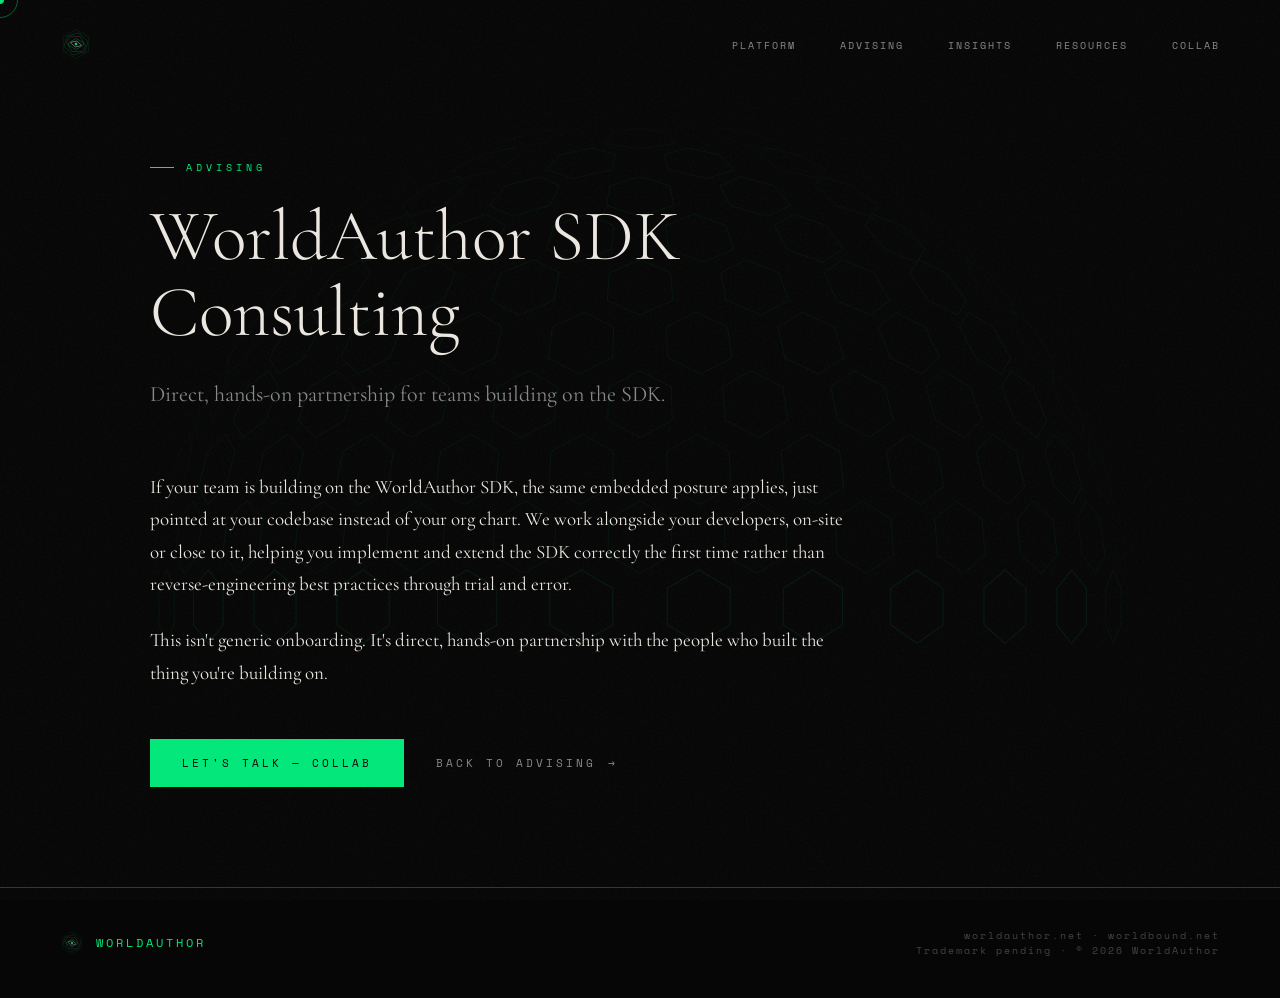
<file: advising/worldauthor-sdk-consulting.html>
<!DOCTYPE html>
<html lang="en">
<head>
<meta charset="UTF-8">
<meta name="viewport" content="width=device-width, initial-scale=1.0">
<title>WorldAuthor SDK Consulting — WorldAuthor</title>
<meta name="description" content="Direct, hands-on implementation and training support for teams building on the WorldAuthor SDK.">
<link href="https://fonts.googleapis.com/css2?family=Cormorant+Garamond:ital,wght@0,300;0,400;0,600;1,300;1,400&family=Space+Mono:wght@400;700&display=swap" rel="stylesheet">
<link rel="stylesheet" href="../styles.css">
</head>
<body>

<div class="cursor" id="cursor"></div>
<div class="cursor-ring" id="cursorRing"></div>

<!-- HEADER -->
<header id="header">
  <a href="/" class="logo" aria-label="WorldAuthor">
    <svg width="32" height="32" viewBox="0 0 32 32" fill="none" xmlns="http://www.w3.org/2000/svg">
      <polygon points="16,1.5 28.7,8.75 28.7,23.25 16,30.5 3.3,23.25 3.3,8.75" fill="none" stroke="#00e87a" stroke-width="0.5" opacity="0.18"/>
      <polygon points="16,4.5 26.9,10.75 26.9,21.25 16,27.5 5.1,21.25 5.1,10.75" fill="none" stroke="#00e87a" stroke-width="0.5" opacity="0.28" transform="rotate(15,16,16)"/>
      <polygon points="16,7.5 25.1,12.75 25.1,19.25 16,24.5 6.9,19.25 6.9,12.75" fill="none" stroke="#ece8e1" stroke-width="0.5" opacity="0.22" transform="rotate(30,16,16)"/>
      <polygon points="16,10.5 23.3,14.75 23.3,17.25 16,21.5 8.7,17.25 8.7,14.75" fill="none" stroke="#00e87a" stroke-width="0.6" opacity="0.45" transform="rotate(0,16,16)"/>
      <polygon points="16,13 21.2,15.5 21.2,16.5 16,19 10.8,16.5 10.8,15.5" fill="none" stroke="#ece8e1" stroke-width="0.7" opacity="0.55" transform="rotate(15,16,16)"/>
      <polygon points="16,14.5 17.3,15.25 17.3,16.75 16,17.5 14.7,16.75 14.7,15.25" fill="#00e87a" stroke="none" opacity="0.9" transform="rotate(30,16,16)"/>
    </svg>
  </a>
  <nav>
    <a href="/#platform">Platform</a>
    <a href="/advising/">Advising</a>
    <a href="/insights/">Insights</a>
    <a href="/resources/">Resources</a>
    <a href="/collab/">Collab</a>
  </nav>
  <button class="nav-toggle" id="navToggle" aria-label="Open menu" aria-expanded="false">
    <span></span>
    <span></span>
    <span></span>
  </button>
</header>

<!-- MOBILE MENU -->
<div class="mobile-menu" id="mobileMenu" role="dialog" aria-label="Navigation">
  <a href="/#platform">Platform</a>
  <a href="/advising/">Advising</a>
  <a href="/insights/">Insights</a>
  <a href="/resources/">Resources</a>
  <a href="/collab/">Collab</a>
</div>

<script>
  (function() {
    var toggle = document.getElementById('navToggle');
    var menu = document.getElementById('mobileMenu');
    if (!toggle || !menu) return;

    toggle.addEventListener('click', function() {
      var isOpen = menu.classList.contains('is-open');
      menu.classList.toggle('is-open', !isOpen);
      toggle.classList.toggle('is-open', !isOpen);
      toggle.setAttribute('aria-expanded', String(!isOpen));
      document.body.style.overflow = isOpen ? '' : 'hidden';
    });

    menu.querySelectorAll('a').forEach(function(link) {
      link.addEventListener('click', function() {
        menu.classList.remove('is-open');
        toggle.classList.remove('is-open');
        toggle.setAttribute('aria-expanded', 'false');
        document.body.style.overflow = '';
      });
    });
  })();
</script>


<div class="hex-sphere-ambient" aria-hidden="true"><svg viewBox="0 0 900 520" xmlns="http://www.w3.org/2000/svg" preserveAspectRatio="xMidYMax slice"><defs><radialGradient id="domeFade" cx="50%" cy="100%" r="75%"><stop offset="0%" stop-color="#000000" stop-opacity="0"/><stop offset="75%" stop-color="#000000" stop-opacity="0"/><stop offset="100%" stop-color="#000000" stop-opacity="1"/></radialGradient><mask id="domeMask"><rect x="0" y="0" width="900" height="520" fill="url(#domeFade)" style="filter:invert(1)"/><rect x="0" y="0" width="900" height="520" fill="white" opacity="0.001"/></mask></defs><g><polygon points="443.7,80.3 450.0,81.1 456.3,80.3 443.7,80.3 450.0,81.1 456.3,80.3" fill="none" stroke="#00e87a" stroke-width="0.90" opacity="0.055"/><polygon points="489.5,82.2 469.2,80.9 464.5,82.2 474.8,86.5 511.1,89.4 517.3,86.5" fill="none" stroke="#00e87a" stroke-width="0.60" opacity="0.166"/><polygon points="435.5,82.2 430.8,80.9 410.5,82.2 382.7,86.5 388.9,89.4 425.2,86.5" fill="none" stroke="#00e87a" stroke-width="0.60" opacity="0.166"/><polygon points="472.4,92.2 450.0,88.8 427.6,92.2 421.0,100.7 450.0,105.7 479.0,100.7" fill="none" stroke="#00e87a" stroke-width="0.60" opacity="0.365"/><polygon points="538.8,92.2 515.4,88.8 510.8,92.2 528.6,100.7 560.3,105.7 564.8,100.7" fill="none" stroke="#00e87a" stroke-width="0.60" opacity="0.248"/><polygon points="389.2,92.2 384.6,88.8 361.2,92.2 335.2,100.7 339.7,105.7 371.4,100.7" fill="none" stroke="#00e87a" stroke-width="0.60" opacity="0.248"/><polygon points="515.2,110.2 489.0,104.7 469.6,110.2 473.2,122.6 504.4,129.6 526.9,122.6" fill="none" stroke="#00e87a" stroke-width="0.60" opacity="0.493"/><polygon points="579.3,110.2 554.6,104.7 548.2,110.2 565.8,122.6 595.8,129.6 602.5,122.6" fill="none" stroke="#00e87a" stroke-width="0.60" opacity="0.354"/><polygon points="602.4,110.2 587.0,104.7 595.6,110.2 621.7,122.6 641.0,129.6 629.7,122.6" fill="none" stroke="#00e87a" stroke-width="0.60" opacity="0.120"/><polygon points="304.4,110.2 313.0,104.7 297.6,110.2 270.3,122.6 259.0,129.6 278.3,122.6" fill="none" stroke="#00e87a" stroke-width="0.60" opacity="0.120"/><polygon points="351.8,110.2 345.4,104.7 320.7,110.2 297.5,122.6 304.2,129.6 334.2,122.6" fill="none" stroke="#00e87a" stroke-width="0.60" opacity="0.354"/><polygon points="430.4,110.2 411.0,104.7 384.8,110.2 373.1,122.6 395.6,129.6 426.8,122.6" fill="none" stroke="#00e87a" stroke-width="0.60" opacity="0.493"/><polygon points="474.4,135.6 450.0,128.2 425.6,135.6 422.6,151.8 450.0,160.6 477.4,151.8" fill="none" stroke="#00e87a" stroke-width="0.60" opacity="0.550"/><polygon points="559.6,135.6 532.6,128.2 515.7,135.6 523.8,151.8 554.5,160.6 573.2,151.8" fill="none" stroke="#00e87a" stroke-width="0.60" opacity="0.550"/><polygon points="623.2,135.6 598.9,128.2 592.7,135.6 610.4,151.8 638.3,160.6 644.6,151.8" fill="none" stroke="#00e87a" stroke-width="0.60" opacity="0.426"/><polygon points="652.4,135.6 635.7,128.2 641.5,135.6 665.3,151.8 684.8,160.6 677.5,151.8" fill="none" stroke="#00e87a" stroke-width="0.60" opacity="0.187"/><polygon points="258.5,135.6 264.3,128.2 247.6,135.6 222.5,151.8 215.2,160.6 234.7,151.8" fill="none" stroke="#00e87a" stroke-width="0.60" opacity="0.187"/><polygon points="307.3,135.6 301.1,128.2 276.8,135.6 255.4,151.8 261.7,160.6 289.6,151.8" fill="none" stroke="#00e87a" stroke-width="0.60" opacity="0.426"/><polygon points="384.3,135.6 367.4,128.2 340.4,135.6 326.8,151.8 345.5,160.6 376.2,151.8" fill="none" stroke="#00e87a" stroke-width="0.60" opacity="0.550"/><polygon points="520.2,168.1 493.8,158.9 471.4,168.1 473.4,187.7 502.2,198.2 526.5,187.7" fill="none" stroke="#00e87a" stroke-width="0.60" opacity="0.550"/><polygon points="602.3,168.1 575.6,158.9 560.1,168.1 570.1,187.7 599.4,198.2 616.1,187.7" fill="none" stroke="#00e87a" stroke-width="0.60" opacity="0.550"/><polygon points="663.8,168.1 640.4,158.9 633.9,168.1 650.6,187.7 676.5,198.2 683.2,187.7" fill="none" stroke="#00e87a" stroke-width="0.60" opacity="0.489"/><polygon points="696.5,168.1 679.4,158.9 682.9,168.1 704.0,187.7 723.0,198.2 718.8,187.7" fill="none" stroke="#00e87a" stroke-width="0.60" opacity="0.252"/><polygon points="217.1,168.1 220.6,158.9 203.5,168.1 181.2,187.7 177.0,198.2 196.0,187.7" fill="none" stroke="#00e87a" stroke-width="0.60" opacity="0.252"/><polygon points="266.1,168.1 259.6,158.9 236.2,168.1 216.8,187.7 223.5,198.2 249.4,187.7" fill="none" stroke="#00e87a" stroke-width="0.60" opacity="0.489"/><polygon points="339.9,168.1 324.4,158.9 297.7,168.1 283.9,187.7 300.6,198.2 329.9,187.7" fill="none" stroke="#00e87a" stroke-width="0.60" opacity="0.550"/><polygon points="428.6,168.1 406.2,158.9 379.8,168.1 373.5,187.7 397.8,198.2 426.6,187.7" fill="none" stroke="#00e87a" stroke-width="0.60" opacity="0.550"/><polygon points="475.1,206.9 450.0,196.1 424.9,206.9 423.2,229.6 450.0,241.4 476.8,229.6" fill="none" stroke="#00e87a" stroke-width="0.60" opacity="0.550"/><polygon points="563.8,206.9 537.1,196.1 516.1,206.9 520.6,229.6 549.2,241.4 571.5,229.6" fill="none" stroke="#00e87a" stroke-width="0.60" opacity="0.550"/><polygon points="641.5,206.9 615.7,196.1 600.9,206.9 611.0,229.6 638.7,241.4 654.3,229.6" fill="none" stroke="#00e87a" stroke-width="0.60" opacity="0.550"/><polygon points="700.3,206.9 678.0,196.1 670.8,206.9 685.7,229.6 709.8,241.4 717.1,229.6" fill="none" stroke="#00e87a" stroke-width="0.60" opacity="0.544"/><polygon points="734.7,206.9 718.0,196.1 719.2,206.9 737.3,229.6 755.4,241.4 753.8,229.6" fill="none" stroke="#00e87a" stroke-width="0.60" opacity="0.312"/><polygon points="741.2,206.9 731.8,196.1 741.2,206.9 760.8,229.6 771.1,241.4 760.8,229.6" fill="none" stroke="#00e87a" stroke-width="0.60" opacity="0.055"/><polygon points="158.8,206.9 168.2,196.1 158.8,206.9 139.2,229.6 128.9,241.4 139.2,229.6" fill="none" stroke="#00e87a" stroke-width="0.60" opacity="0.055"/><polygon points="180.8,206.9 182.0,196.1 165.3,206.9 146.2,229.6 144.6,241.4 162.7,229.6" fill="none" stroke="#00e87a" stroke-width="0.60" opacity="0.312"/><polygon points="229.2,206.9 222.0,196.1 199.7,206.9 182.9,229.6 190.2,241.4 214.3,229.6" fill="none" stroke="#00e87a" stroke-width="0.60" opacity="0.544"/><polygon points="299.1,206.9 284.3,196.1 258.5,206.9 245.7,229.6 261.3,241.4 289.0,229.6" fill="none" stroke="#00e87a" stroke-width="0.60" opacity="0.550"/><polygon points="383.9,206.9 362.9,196.1 336.2,206.9 328.5,229.6 350.8,241.4 379.4,229.6" fill="none" stroke="#00e87a" stroke-width="0.60" opacity="0.550"/><polygon points="521.6,251.3 495.4,239.1 471.5,251.3 472.6,276.5 500.1,289.6 525.2,276.5" fill="none" stroke="#00e87a" stroke-width="0.60" opacity="0.550"/><polygon points="608.9,251.3 582.7,239.1 562.9,251.3 568.5,276.5 596.1,289.6 616.8,276.5" fill="none" stroke="#00e87a" stroke-width="0.60" opacity="0.550"/><polygon points="683.4,251.3 659.1,239.1 645.1,251.3 654.8,276.5 680.4,289.6 694.9,276.5" fill="none" stroke="#00e87a" stroke-width="0.60" opacity="0.550"/><polygon points="738.9,251.3 718.7,239.1 711.6,251.3 724.5,276.5 745.9,289.6 753.2,276.5" fill="none" stroke="#00e87a" stroke-width="0.60" opacity="0.550"/><polygon points="771.1,251.3 756.4,239.1 756.8,251.3 772.0,276.5 787.5,289.6 786.9,276.5" fill="none" stroke="#00e87a" stroke-width="0.60" opacity="0.316"/><polygon points="777.2,251.3 769.4,239.1 777.2,251.3 793.3,276.5 801.8,289.6 793.3,276.5" fill="none" stroke="#00e87a" stroke-width="0.60" opacity="0.055"/><polygon points="122.8,251.3 130.6,239.1 122.8,251.3 106.7,276.5 98.2,289.6 106.7,276.5" fill="none" stroke="#00e87a" stroke-width="0.60" opacity="0.055"/><polygon points="143.2,251.3 143.6,239.1 128.9,251.3 113.1,276.5 112.5,289.6 128.0,276.5" fill="none" stroke="#00e87a" stroke-width="0.60" opacity="0.316"/><polygon points="188.4,251.3 181.3,239.1 161.1,251.3 146.8,276.5 154.1,289.6 175.5,276.5" fill="none" stroke="#00e87a" stroke-width="0.60" opacity="0.550"/><polygon points="254.9,251.3 240.9,239.1 216.6,251.3 205.1,276.5 219.6,289.6 245.2,276.5" fill="none" stroke="#00e87a" stroke-width="0.60" opacity="0.550"/><polygon points="337.1,251.3 317.3,239.1 291.1,251.3 283.2,276.5 303.9,289.6 331.5,276.5" fill="none" stroke="#00e87a" stroke-width="0.60" opacity="0.550"/><polygon points="428.5,251.3 404.6,239.1 378.4,251.3 374.8,276.5 399.9,289.6 427.4,276.5" fill="none" stroke="#00e87a" stroke-width="0.60" opacity="0.550"/><polygon points="475.5,300.3 450.0,287.0 424.5,300.3 423.6,327.6 450.0,341.6 476.4,327.6" fill="none" stroke="#00e87a" stroke-width="0.60" opacity="0.550"/><polygon points="566.9,300.3 540.7,287.0 517.6,300.3 520.0,327.6 547.1,341.6 571.0,327.6" fill="none" stroke="#00e87a" stroke-width="0.60" opacity="0.550"/><polygon points="650.3,300.3 625.2,287.0 606.1,300.3 611.6,327.6 637.6,341.6 657.3,327.6" fill="none" stroke="#00e87a" stroke-width="0.60" opacity="0.550"/><polygon points="720.1,300.3 697.8,287.0 684.0,300.3 692.2,327.6 715.4,341.6 729.5,327.6" fill="none" stroke="#00e87a" stroke-width="0.60" opacity="0.550"/><polygon points="771.4,300.3 753.4,287.0 746.0,300.3 756.3,327.6 775.0,341.6 782.7,327.6" fill="none" stroke="#00e87a" stroke-width="0.60" opacity="0.550"/><polygon points="800.9,300.3 788.4,287.0 787.7,300.3 799.5,327.6 812.5,341.6 813.1,327.6" fill="none" stroke="#00e87a" stroke-width="0.60" opacity="0.314"/><polygon points="806.5,300.3 800.4,287.0 806.5,300.3 818.9,327.6 825.3,341.6 818.9,327.6" fill="none" stroke="#00e87a" stroke-width="0.60" opacity="0.055"/><polygon points="93.5,300.3 99.6,287.0 93.5,300.3 81.1,327.6 74.7,341.6 81.1,327.6" fill="none" stroke="#00e87a" stroke-width="0.60" opacity="0.055"/><polygon points="112.3,300.3 111.6,287.0 99.1,300.3 86.9,327.6 87.5,341.6 100.5,327.6" fill="none" stroke="#00e87a" stroke-width="0.60" opacity="0.314"/><polygon points="154.0,300.3 146.6,287.0 128.6,300.3 117.3,327.6 125.0,341.6 143.7,327.6" fill="none" stroke="#00e87a" stroke-width="0.60" opacity="0.550"/><polygon points="216.0,300.3 202.2,287.0 179.9,300.3 170.5,327.6 184.6,341.6 207.8,327.6" fill="none" stroke="#00e87a" stroke-width="0.60" opacity="0.550"/><polygon points="293.9,300.3 274.8,287.0 249.7,300.3 242.7,327.6 262.4,341.6 288.4,327.6" fill="none" stroke="#00e87a" stroke-width="0.60" opacity="0.550"/><polygon points="382.4,300.3 359.3,287.0 333.1,300.3 329.0,327.6 352.9,341.6 380.0,327.6" fill="none" stroke="#00e87a" stroke-width="0.60" opacity="0.550"/><polygon points="522.9,353.0 496.9,338.9 472.0,353.0 472.5,381.8 499.0,396.4 524.5,381.8" fill="none" stroke="#00e87a" stroke-width="0.60" opacity="0.550"/><polygon points="613.2,353.0 587.8,338.9 565.5,353.0 568.0,381.8 594.0,396.4 616.8,381.8" fill="none" stroke="#00e87a" stroke-width="0.60" opacity="0.550"/><polygon points="693.2,353.0 670.0,338.9 651.7,353.0 656.2,381.8 679.9,396.4 698.6,381.8" fill="none" stroke="#00e87a" stroke-width="0.60" opacity="0.550"/><polygon points="757.9,353.0 738.4,338.9 725.2,353.0 731.4,381.8 751.4,396.4 764.8,381.8" fill="none" stroke="#00e87a" stroke-width="0.60" opacity="0.550"/><polygon points="803.3,353.0 788.7,338.9 781.5,353.0 788.9,381.8 803.9,396.4 811.2,381.8" fill="none" stroke="#00e87a" stroke-width="0.60" opacity="0.504"/><polygon points="826.5,353.0 817.6,338.9 816.9,353.0 825.1,381.8 834.2,396.4 834.9,381.8" fill="none" stroke="#00e87a" stroke-width="0.60" opacity="0.253"/><polygon points="83.1,353.0 82.4,338.9 73.5,353.0 65.1,381.8 65.8,396.4 74.9,381.8" fill="none" stroke="#00e87a" stroke-width="0.60" opacity="0.253"/><polygon points="118.5,353.0 111.3,338.9 96.7,353.0 88.8,381.8 96.1,396.4 111.1,381.8" fill="none" stroke="#00e87a" stroke-width="0.60" opacity="0.504"/><polygon points="174.8,353.0 161.6,338.9 142.1,353.0 135.2,381.8 148.6,396.4 168.6,381.8" fill="none" stroke="#00e87a" stroke-width="0.60" opacity="0.550"/><polygon points="248.3,353.0 230.0,338.9 206.8,353.0 201.4,381.8 220.1,396.4 243.8,381.8" fill="none" stroke="#00e87a" stroke-width="0.60" opacity="0.550"/><polygon points="334.5,353.0 312.2,338.9 286.8,353.0 283.2,381.8 306.0,396.4 332.0,381.8" fill="none" stroke="#00e87a" stroke-width="0.60" opacity="0.550"/><polygon points="428.0,353.0 403.1,338.9 377.1,353.0 375.5,381.8 401.0,396.4 427.5,381.8" fill="none" stroke="#00e87a" stroke-width="0.60" opacity="0.550"/><polygon points="475.8,408.3 450.0,393.6 424.2,408.3 423.9,438.0 450.0,452.9 476.1,438.0" fill="none" stroke="#00e87a" stroke-width="0.60" opacity="0.550"/><polygon points="569.0,408.3 543.5,393.6 518.9,408.3 519.7,438.0 545.5,452.9 570.3,438.0" fill="none" stroke="#00e87a" stroke-width="0.60" opacity="0.550"/><polygon points="655.3,408.3 631.5,393.6 609.6,408.3 611.4,438.0 635.5,452.9 657.6,438.0" fill="none" stroke="#00e87a" stroke-width="0.60" opacity="0.550"/><polygon points="729.7,408.3 709.0,393.6 691.1,408.3 693.7,438.0 714.6,452.9 732.7,438.0" fill="none" stroke="#00e87a" stroke-width="0.60" opacity="0.550"/><polygon points="787.8,408.3 771.4,393.6 758.5,408.3 761.8,438.0 778.4,452.9 791.5,438.0" fill="none" stroke="#00e87a" stroke-width="0.60" opacity="0.550"/><polygon points="826.3,408.3 815.2,393.6 808.0,408.3 811.9,438.0 823.1,452.9 830.4,438.0" fill="none" stroke="#00e87a" stroke-width="0.60" opacity="0.441"/><polygon points="842.9,408.3 837.7,393.6 836.7,408.3 840.9,438.0 846.2,452.9 847.2,438.0" fill="none" stroke="#00e87a" stroke-width="0.60" opacity="0.186"/><polygon points="63.3,408.3 62.3,393.6 57.1,408.3 52.8,438.0 53.8,452.9 59.1,438.0" fill="none" stroke="#00e87a" stroke-width="0.60" opacity="0.186"/><polygon points="92.0,408.3 84.8,393.6 73.7,408.3 69.6,438.0 76.9,452.9 88.1,438.0" fill="none" stroke="#00e87a" stroke-width="0.60" opacity="0.441"/><polygon points="141.5,408.3 128.6,393.6 112.2,408.3 108.5,438.0 121.6,452.9 138.2,438.0" fill="none" stroke="#00e87a" stroke-width="0.60" opacity="0.550"/><polygon points="208.9,408.3 191.0,393.6 170.3,408.3 167.3,438.0 185.4,452.9 206.3,438.0" fill="none" stroke="#00e87a" stroke-width="0.60" opacity="0.550"/><polygon points="290.4,408.3 268.5,393.6 244.7,408.3 242.4,438.0 264.5,452.9 288.6,438.0" fill="none" stroke="#00e87a" stroke-width="0.60" opacity="0.550"/><polygon points="381.1,408.3 356.5,393.6 331.0,408.3 329.7,438.0 354.5,452.9 380.3,438.0" fill="none" stroke="#00e87a" stroke-width="0.60" opacity="0.550"/><polygon points="523.8,465.0 498.1,450.0 472.3,465.0 472.3,495.0 498.1,510.0 523.8,495.0" fill="none" stroke="#00e87a" stroke-width="0.90" opacity="0.550"/><polygon points="615.7,465.0 591.4,450.0 567.2,465.0 567.2,495.0 591.4,510.0 615.7,495.0" fill="none" stroke="#00e87a" stroke-width="0.90" opacity="0.550"/><polygon points="697.9,465.0 676.6,450.0 655.2,465.0 655.2,495.0 676.6,510.0 697.9,495.0" fill="none" stroke="#00e87a" stroke-width="0.90" opacity="0.550"/><polygon points="765.8,465.0 748.6,450.0 731.4,465.0 731.4,495.0 748.6,510.0 765.8,495.0" fill="none" stroke="#00e87a" stroke-width="0.90" opacity="0.550"/><polygon points="815.2,465.0 803.2,450.0 791.1,465.0 791.1,495.0 803.2,510.0 815.2,495.0" fill="none" stroke="#00e87a" stroke-width="0.90" opacity="0.550"/><polygon points="843.5,465.0 837.3,450.0 831.1,465.0 831.1,495.0 837.3,510.0 843.5,495.0" fill="none" stroke="#00e87a" stroke-width="0.90" opacity="0.318"/><polygon points="848.9,465.0 848.9,450.0 848.9,465.0 848.9,495.0 848.9,510.0 848.9,495.0" fill="none" stroke="#00e87a" stroke-width="0.90" opacity="0.055"/><polygon points="51.1,465.0 51.1,450.0 51.1,465.0 51.1,495.0 51.1,510.0 51.1,495.0" fill="none" stroke="#00e87a" stroke-width="0.90" opacity="0.055"/><polygon points="68.9,465.0 62.7,450.0 56.5,465.0 56.5,495.0 62.7,510.0 68.9,495.0" fill="none" stroke="#00e87a" stroke-width="0.90" opacity="0.318"/><polygon points="108.9,465.0 96.8,450.0 84.8,465.0 84.8,495.0 96.8,510.0 108.9,495.0" fill="none" stroke="#00e87a" stroke-width="0.90" opacity="0.550"/><polygon points="168.6,465.0 151.4,450.0 134.2,465.0 134.2,495.0 151.4,510.0 168.6,495.0" fill="none" stroke="#00e87a" stroke-width="0.90" opacity="0.550"/><polygon points="244.8,465.0 223.4,450.0 202.1,465.0 202.1,495.0 223.4,510.0 244.8,495.0" fill="none" stroke="#00e87a" stroke-width="0.90" opacity="0.550"/><polygon points="332.8,465.0 308.6,450.0 284.3,465.0 284.3,495.0 308.6,510.0 332.8,495.0" fill="none" stroke="#00e87a" stroke-width="0.90" opacity="0.550"/><polygon points="427.7,465.0 401.9,450.0 376.2,465.0 376.2,495.0 401.9,510.0 427.7,495.0" fill="none" stroke="#00e87a" stroke-width="0.90" opacity="0.550"/></g></svg></div>

<section class="content-page">
  <div class="section-label reveal">Advising</div>
  <h1 class="reveal">WorldAuthor SDK Consulting</h1>
  <p class="lede reveal">Direct, hands-on partnership for teams building on the SDK.</p>

  <div class="prose">
    <p class="reveal">If your team is building on the WorldAuthor SDK, the same embedded posture applies, just pointed at your codebase instead of your org chart. We work alongside your developers, on-site or close to it, helping you implement and extend the SDK correctly the first time rather than reverse-engineering best practices through trial and error.</p>

    <p class="reveal">This isn't generic onboarding. It's direct, hands-on partnership with the people who built the thing you're building on.</p>

    <div class="hero-cta reveal" style="margin-top: 50px;">
      <a href="/collab/" class="btn-primary"><span>Let's talk — Collab</span></a>
      <a href="/advising/" class="btn-ghost">Back to Advising</a>
    </div>
  </div>
</section>

<!-- FOOTER -->
<footer>
  <div class="footer-logo" style="display:flex;align-items:center;gap:12px;">
    <svg width="24" height="24" viewBox="0 0 32 32" fill="none" xmlns="http://www.w3.org/2000/svg">
      <polygon points="16,1.5 28.7,8.75 28.7,23.25 16,30.5 3.3,23.25 3.3,8.75" fill="none" stroke="#00e87a" stroke-width="0.5" opacity="0.18"/>
      <polygon points="16,4.5 26.9,10.75 26.9,21.25 16,27.5 5.1,21.25 5.1,10.75" fill="none" stroke="#00e87a" stroke-width="0.5" opacity="0.28" transform="rotate(15,16,16)"/>
      <polygon points="16,7.5 25.1,12.75 25.1,19.25 16,24.5 6.9,19.25 6.9,12.75" fill="none" stroke="#ece8e1" stroke-width="0.5" opacity="0.22" transform="rotate(30,16,16)"/>
      <polygon points="16,10.5 23.3,14.75 23.3,17.25 16,21.5 8.7,17.25 8.7,14.75" fill="none" stroke="#00e87a" stroke-width="0.6" opacity="0.45" transform="rotate(0,16,16)"/>
      <polygon points="16,13 21.2,15.5 21.2,16.5 16,19 10.8,16.5 10.8,15.5" fill="none" stroke="#ece8e1" stroke-width="0.7" opacity="0.55" transform="rotate(15,16,16)"/>
      <polygon points="16,14.5 17.3,15.25 17.3,16.75 16,17.5 14.7,16.75 14.7,15.25" fill="#00e87a" stroke="none" opacity="0.9" transform="rotate(30,16,16)"/>
    </svg>
    <span>World<span style="color:var(--accent)">Author</span></span>
  </div>
  <div class="footer-right">
    worldauthor.net · worldbound.net<br>
    Trademark pending · © 2026 WorldAuthor
  </div>
</footer>

<script>
  // Custom cursor
  const cursor = document.getElementById('cursor');
  const ring = document.getElementById('cursorRing');
  let mx = 0, my = 0, rx = 0, ry = 0;

  document.addEventListener('mousemove', e => {
    mx = e.clientX; my = e.clientY;
    cursor.style.left = mx + 'px';
    cursor.style.top = my + 'px';
  });

  function animateRing() {
    rx += (mx - rx) * 0.12;
    ry += (my - ry) * 0.12;
    ring.style.left = rx + 'px';
    ring.style.top = ry + 'px';
    requestAnimationFrame(animateRing);
  }
  animateRing();

  // Header scroll
  const header = document.getElementById('header');
  window.addEventListener('scroll', () => {
    header.classList.toggle('scrolled', window.scrollY > 60);
  });

  // Scroll reveal
  const reveals = document.querySelectorAll('.reveal');
  const revealObserver = new IntersectionObserver((entries) => {
    entries.forEach((entry, i) => {
      if (entry.isIntersecting) {
        setTimeout(() => entry.target.classList.add('visible'), i * 80);
        revealObserver.unobserve(entry.target);
      }
    });
  }, { threshold: 0.1 });

  reveals.forEach(el => revealObserver.observe(el));
</script>

</body>
</html>
</file>
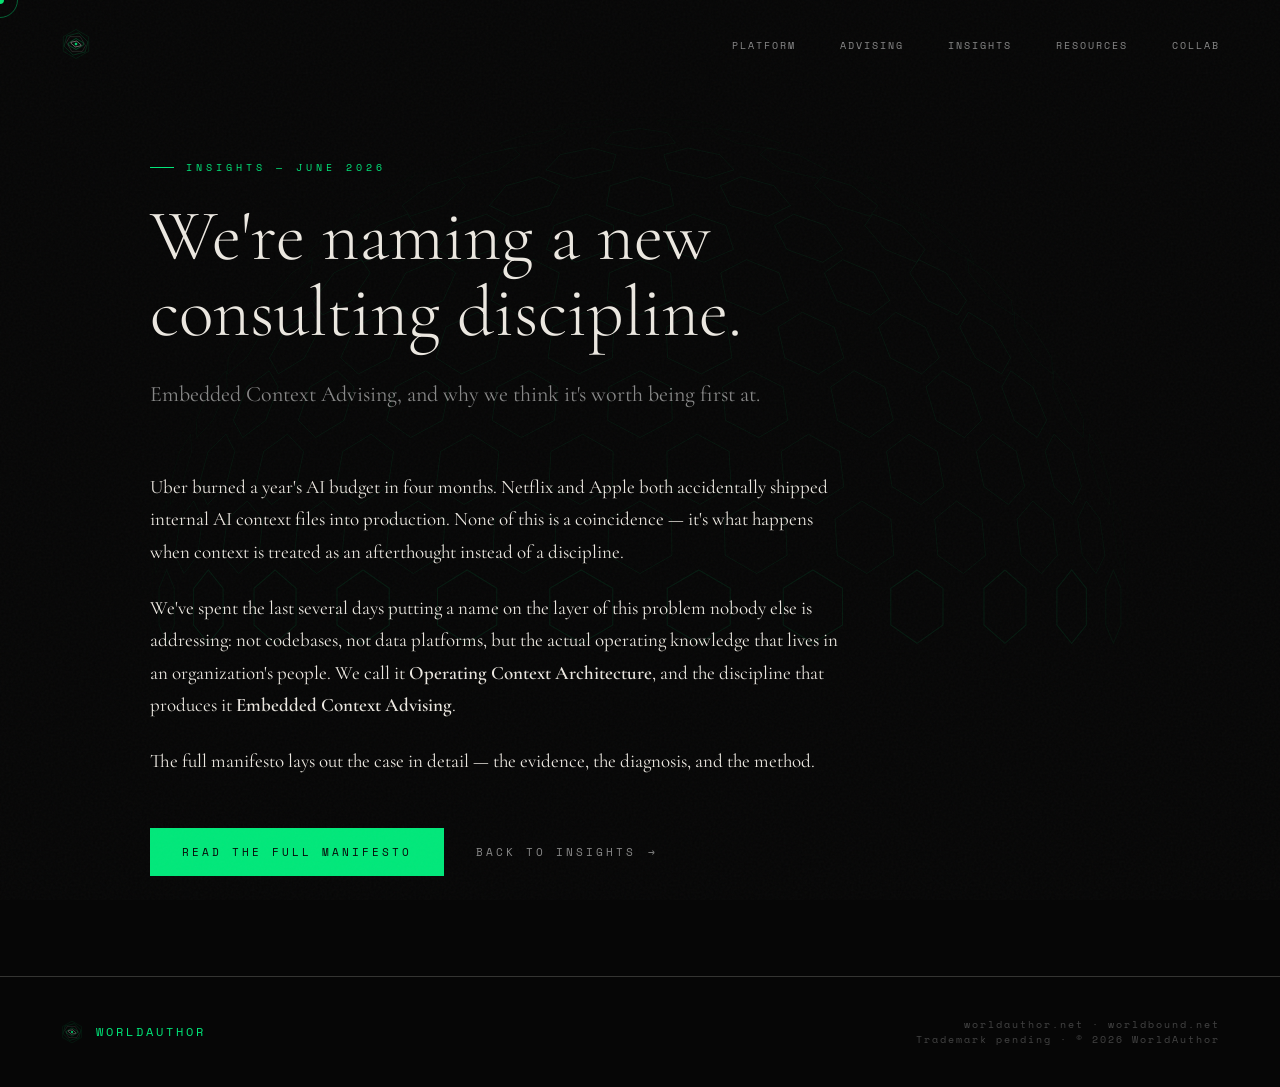
<file: insights/embedded-context-advising-manifesto.html>
<!DOCTYPE html>
<html lang="en">
<head>
<meta charset="UTF-8">
<meta name="viewport" content="width=device-width, initial-scale=1.0">
<title>We're naming a new consulting discipline — WorldAuthor Insights</title>
<meta name="description" content="Embedded Context Advising, and why we think it's worth being first at.">
<link href="https://fonts.googleapis.com/css2?family=Cormorant+Garamond:ital,wght@0,300;0,400;0,600;1,300;1,400&family=Space+Mono:wght@400;700&display=swap" rel="stylesheet">
<link rel="stylesheet" href="../styles.css">
</head>
<body>

<div class="cursor" id="cursor"></div>
<div class="cursor-ring" id="cursorRing"></div>

<!-- HEADER -->
<header id="header">
  <a href="/" class="logo" aria-label="WorldAuthor">
    <svg width="32" height="32" viewBox="0 0 32 32" fill="none" xmlns="http://www.w3.org/2000/svg">
      <polygon points="16,1.5 28.7,8.75 28.7,23.25 16,30.5 3.3,23.25 3.3,8.75" fill="none" stroke="#00e87a" stroke-width="0.5" opacity="0.18"/>
      <polygon points="16,4.5 26.9,10.75 26.9,21.25 16,27.5 5.1,21.25 5.1,10.75" fill="none" stroke="#00e87a" stroke-width="0.5" opacity="0.28" transform="rotate(15,16,16)"/>
      <polygon points="16,7.5 25.1,12.75 25.1,19.25 16,24.5 6.9,19.25 6.9,12.75" fill="none" stroke="#ece8e1" stroke-width="0.5" opacity="0.22" transform="rotate(30,16,16)"/>
      <polygon points="16,10.5 23.3,14.75 23.3,17.25 16,21.5 8.7,17.25 8.7,14.75" fill="none" stroke="#00e87a" stroke-width="0.6" opacity="0.45" transform="rotate(0,16,16)"/>
      <polygon points="16,13 21.2,15.5 21.2,16.5 16,19 10.8,16.5 10.8,15.5" fill="none" stroke="#ece8e1" stroke-width="0.7" opacity="0.55" transform="rotate(15,16,16)"/>
      <polygon points="16,14.5 17.3,15.25 17.3,16.75 16,17.5 14.7,16.75 14.7,15.25" fill="#00e87a" stroke="none" opacity="0.9" transform="rotate(30,16,16)"/>
    </svg>
  </a>
  <nav>
    <a href="/#platform">Platform</a>
    <a href="/advising/">Advising</a>
    <a href="/insights/">Insights</a>
    <a href="/resources/">Resources</a>
    <a href="/collab/">Collab</a>
  </nav>
  <button class="nav-toggle" id="navToggle" aria-label="Open menu" aria-expanded="false">
    <span></span>
    <span></span>
    <span></span>
  </button>
</header>

<!-- MOBILE MENU -->
<div class="mobile-menu" id="mobileMenu" role="dialog" aria-label="Navigation">
  <a href="/#platform">Platform</a>
  <a href="/advising/">Advising</a>
  <a href="/insights/">Insights</a>
  <a href="/resources/">Resources</a>
  <a href="/collab/">Collab</a>
</div>

<script>
  (function() {
    var toggle = document.getElementById('navToggle');
    var menu = document.getElementById('mobileMenu');
    if (!toggle || !menu) return;

    toggle.addEventListener('click', function() {
      var isOpen = menu.classList.contains('is-open');
      menu.classList.toggle('is-open', !isOpen);
      toggle.classList.toggle('is-open', !isOpen);
      toggle.setAttribute('aria-expanded', String(!isOpen));
      document.body.style.overflow = isOpen ? '' : 'hidden';
    });

    menu.querySelectorAll('a').forEach(function(link) {
      link.addEventListener('click', function() {
        menu.classList.remove('is-open');
        toggle.classList.remove('is-open');
        toggle.setAttribute('aria-expanded', 'false');
        document.body.style.overflow = '';
      });
    });
  })();
</script>


<div class="hex-sphere-ambient" aria-hidden="true"><svg viewBox="0 0 900 520" xmlns="http://www.w3.org/2000/svg" preserveAspectRatio="xMidYMax slice"><defs><radialGradient id="domeFade" cx="50%" cy="100%" r="75%"><stop offset="0%" stop-color="#000000" stop-opacity="0"/><stop offset="75%" stop-color="#000000" stop-opacity="0"/><stop offset="100%" stop-color="#000000" stop-opacity="1"/></radialGradient><mask id="domeMask"><rect x="0" y="0" width="900" height="520" fill="url(#domeFade)" style="filter:invert(1)"/><rect x="0" y="0" width="900" height="520" fill="white" opacity="0.001"/></mask></defs><g><polygon points="443.7,80.3 450.0,81.1 456.3,80.3 443.7,80.3 450.0,81.1 456.3,80.3" fill="none" stroke="#00e87a" stroke-width="0.90" opacity="0.055"/><polygon points="489.5,82.2 469.2,80.9 464.5,82.2 474.8,86.5 511.1,89.4 517.3,86.5" fill="none" stroke="#00e87a" stroke-width="0.60" opacity="0.166"/><polygon points="435.5,82.2 430.8,80.9 410.5,82.2 382.7,86.5 388.9,89.4 425.2,86.5" fill="none" stroke="#00e87a" stroke-width="0.60" opacity="0.166"/><polygon points="472.4,92.2 450.0,88.8 427.6,92.2 421.0,100.7 450.0,105.7 479.0,100.7" fill="none" stroke="#00e87a" stroke-width="0.60" opacity="0.365"/><polygon points="538.8,92.2 515.4,88.8 510.8,92.2 528.6,100.7 560.3,105.7 564.8,100.7" fill="none" stroke="#00e87a" stroke-width="0.60" opacity="0.248"/><polygon points="389.2,92.2 384.6,88.8 361.2,92.2 335.2,100.7 339.7,105.7 371.4,100.7" fill="none" stroke="#00e87a" stroke-width="0.60" opacity="0.248"/><polygon points="515.2,110.2 489.0,104.7 469.6,110.2 473.2,122.6 504.4,129.6 526.9,122.6" fill="none" stroke="#00e87a" stroke-width="0.60" opacity="0.493"/><polygon points="579.3,110.2 554.6,104.7 548.2,110.2 565.8,122.6 595.8,129.6 602.5,122.6" fill="none" stroke="#00e87a" stroke-width="0.60" opacity="0.354"/><polygon points="602.4,110.2 587.0,104.7 595.6,110.2 621.7,122.6 641.0,129.6 629.7,122.6" fill="none" stroke="#00e87a" stroke-width="0.60" opacity="0.120"/><polygon points="304.4,110.2 313.0,104.7 297.6,110.2 270.3,122.6 259.0,129.6 278.3,122.6" fill="none" stroke="#00e87a" stroke-width="0.60" opacity="0.120"/><polygon points="351.8,110.2 345.4,104.7 320.7,110.2 297.5,122.6 304.2,129.6 334.2,122.6" fill="none" stroke="#00e87a" stroke-width="0.60" opacity="0.354"/><polygon points="430.4,110.2 411.0,104.7 384.8,110.2 373.1,122.6 395.6,129.6 426.8,122.6" fill="none" stroke="#00e87a" stroke-width="0.60" opacity="0.493"/><polygon points="474.4,135.6 450.0,128.2 425.6,135.6 422.6,151.8 450.0,160.6 477.4,151.8" fill="none" stroke="#00e87a" stroke-width="0.60" opacity="0.550"/><polygon points="559.6,135.6 532.6,128.2 515.7,135.6 523.8,151.8 554.5,160.6 573.2,151.8" fill="none" stroke="#00e87a" stroke-width="0.60" opacity="0.550"/><polygon points="623.2,135.6 598.9,128.2 592.7,135.6 610.4,151.8 638.3,160.6 644.6,151.8" fill="none" stroke="#00e87a" stroke-width="0.60" opacity="0.426"/><polygon points="652.4,135.6 635.7,128.2 641.5,135.6 665.3,151.8 684.8,160.6 677.5,151.8" fill="none" stroke="#00e87a" stroke-width="0.60" opacity="0.187"/><polygon points="258.5,135.6 264.3,128.2 247.6,135.6 222.5,151.8 215.2,160.6 234.7,151.8" fill="none" stroke="#00e87a" stroke-width="0.60" opacity="0.187"/><polygon points="307.3,135.6 301.1,128.2 276.8,135.6 255.4,151.8 261.7,160.6 289.6,151.8" fill="none" stroke="#00e87a" stroke-width="0.60" opacity="0.426"/><polygon points="384.3,135.6 367.4,128.2 340.4,135.6 326.8,151.8 345.5,160.6 376.2,151.8" fill="none" stroke="#00e87a" stroke-width="0.60" opacity="0.550"/><polygon points="520.2,168.1 493.8,158.9 471.4,168.1 473.4,187.7 502.2,198.2 526.5,187.7" fill="none" stroke="#00e87a" stroke-width="0.60" opacity="0.550"/><polygon points="602.3,168.1 575.6,158.9 560.1,168.1 570.1,187.7 599.4,198.2 616.1,187.7" fill="none" stroke="#00e87a" stroke-width="0.60" opacity="0.550"/><polygon points="663.8,168.1 640.4,158.9 633.9,168.1 650.6,187.7 676.5,198.2 683.2,187.7" fill="none" stroke="#00e87a" stroke-width="0.60" opacity="0.489"/><polygon points="696.5,168.1 679.4,158.9 682.9,168.1 704.0,187.7 723.0,198.2 718.8,187.7" fill="none" stroke="#00e87a" stroke-width="0.60" opacity="0.252"/><polygon points="217.1,168.1 220.6,158.9 203.5,168.1 181.2,187.7 177.0,198.2 196.0,187.7" fill="none" stroke="#00e87a" stroke-width="0.60" opacity="0.252"/><polygon points="266.1,168.1 259.6,158.9 236.2,168.1 216.8,187.7 223.5,198.2 249.4,187.7" fill="none" stroke="#00e87a" stroke-width="0.60" opacity="0.489"/><polygon points="339.9,168.1 324.4,158.9 297.7,168.1 283.9,187.7 300.6,198.2 329.9,187.7" fill="none" stroke="#00e87a" stroke-width="0.60" opacity="0.550"/><polygon points="428.6,168.1 406.2,158.9 379.8,168.1 373.5,187.7 397.8,198.2 426.6,187.7" fill="none" stroke="#00e87a" stroke-width="0.60" opacity="0.550"/><polygon points="475.1,206.9 450.0,196.1 424.9,206.9 423.2,229.6 450.0,241.4 476.8,229.6" fill="none" stroke="#00e87a" stroke-width="0.60" opacity="0.550"/><polygon points="563.8,206.9 537.1,196.1 516.1,206.9 520.6,229.6 549.2,241.4 571.5,229.6" fill="none" stroke="#00e87a" stroke-width="0.60" opacity="0.550"/><polygon points="641.5,206.9 615.7,196.1 600.9,206.9 611.0,229.6 638.7,241.4 654.3,229.6" fill="none" stroke="#00e87a" stroke-width="0.60" opacity="0.550"/><polygon points="700.3,206.9 678.0,196.1 670.8,206.9 685.7,229.6 709.8,241.4 717.1,229.6" fill="none" stroke="#00e87a" stroke-width="0.60" opacity="0.544"/><polygon points="734.7,206.9 718.0,196.1 719.2,206.9 737.3,229.6 755.4,241.4 753.8,229.6" fill="none" stroke="#00e87a" stroke-width="0.60" opacity="0.312"/><polygon points="741.2,206.9 731.8,196.1 741.2,206.9 760.8,229.6 771.1,241.4 760.8,229.6" fill="none" stroke="#00e87a" stroke-width="0.60" opacity="0.055"/><polygon points="158.8,206.9 168.2,196.1 158.8,206.9 139.2,229.6 128.9,241.4 139.2,229.6" fill="none" stroke="#00e87a" stroke-width="0.60" opacity="0.055"/><polygon points="180.8,206.9 182.0,196.1 165.3,206.9 146.2,229.6 144.6,241.4 162.7,229.6" fill="none" stroke="#00e87a" stroke-width="0.60" opacity="0.312"/><polygon points="229.2,206.9 222.0,196.1 199.7,206.9 182.9,229.6 190.2,241.4 214.3,229.6" fill="none" stroke="#00e87a" stroke-width="0.60" opacity="0.544"/><polygon points="299.1,206.9 284.3,196.1 258.5,206.9 245.7,229.6 261.3,241.4 289.0,229.6" fill="none" stroke="#00e87a" stroke-width="0.60" opacity="0.550"/><polygon points="383.9,206.9 362.9,196.1 336.2,206.9 328.5,229.6 350.8,241.4 379.4,229.6" fill="none" stroke="#00e87a" stroke-width="0.60" opacity="0.550"/><polygon points="521.6,251.3 495.4,239.1 471.5,251.3 472.6,276.5 500.1,289.6 525.2,276.5" fill="none" stroke="#00e87a" stroke-width="0.60" opacity="0.550"/><polygon points="608.9,251.3 582.7,239.1 562.9,251.3 568.5,276.5 596.1,289.6 616.8,276.5" fill="none" stroke="#00e87a" stroke-width="0.60" opacity="0.550"/><polygon points="683.4,251.3 659.1,239.1 645.1,251.3 654.8,276.5 680.4,289.6 694.9,276.5" fill="none" stroke="#00e87a" stroke-width="0.60" opacity="0.550"/><polygon points="738.9,251.3 718.7,239.1 711.6,251.3 724.5,276.5 745.9,289.6 753.2,276.5" fill="none" stroke="#00e87a" stroke-width="0.60" opacity="0.550"/><polygon points="771.1,251.3 756.4,239.1 756.8,251.3 772.0,276.5 787.5,289.6 786.9,276.5" fill="none" stroke="#00e87a" stroke-width="0.60" opacity="0.316"/><polygon points="777.2,251.3 769.4,239.1 777.2,251.3 793.3,276.5 801.8,289.6 793.3,276.5" fill="none" stroke="#00e87a" stroke-width="0.60" opacity="0.055"/><polygon points="122.8,251.3 130.6,239.1 122.8,251.3 106.7,276.5 98.2,289.6 106.7,276.5" fill="none" stroke="#00e87a" stroke-width="0.60" opacity="0.055"/><polygon points="143.2,251.3 143.6,239.1 128.9,251.3 113.1,276.5 112.5,289.6 128.0,276.5" fill="none" stroke="#00e87a" stroke-width="0.60" opacity="0.316"/><polygon points="188.4,251.3 181.3,239.1 161.1,251.3 146.8,276.5 154.1,289.6 175.5,276.5" fill="none" stroke="#00e87a" stroke-width="0.60" opacity="0.550"/><polygon points="254.9,251.3 240.9,239.1 216.6,251.3 205.1,276.5 219.6,289.6 245.2,276.5" fill="none" stroke="#00e87a" stroke-width="0.60" opacity="0.550"/><polygon points="337.1,251.3 317.3,239.1 291.1,251.3 283.2,276.5 303.9,289.6 331.5,276.5" fill="none" stroke="#00e87a" stroke-width="0.60" opacity="0.550"/><polygon points="428.5,251.3 404.6,239.1 378.4,251.3 374.8,276.5 399.9,289.6 427.4,276.5" fill="none" stroke="#00e87a" stroke-width="0.60" opacity="0.550"/><polygon points="475.5,300.3 450.0,287.0 424.5,300.3 423.6,327.6 450.0,341.6 476.4,327.6" fill="none" stroke="#00e87a" stroke-width="0.60" opacity="0.550"/><polygon points="566.9,300.3 540.7,287.0 517.6,300.3 520.0,327.6 547.1,341.6 571.0,327.6" fill="none" stroke="#00e87a" stroke-width="0.60" opacity="0.550"/><polygon points="650.3,300.3 625.2,287.0 606.1,300.3 611.6,327.6 637.6,341.6 657.3,327.6" fill="none" stroke="#00e87a" stroke-width="0.60" opacity="0.550"/><polygon points="720.1,300.3 697.8,287.0 684.0,300.3 692.2,327.6 715.4,341.6 729.5,327.6" fill="none" stroke="#00e87a" stroke-width="0.60" opacity="0.550"/><polygon points="771.4,300.3 753.4,287.0 746.0,300.3 756.3,327.6 775.0,341.6 782.7,327.6" fill="none" stroke="#00e87a" stroke-width="0.60" opacity="0.550"/><polygon points="800.9,300.3 788.4,287.0 787.7,300.3 799.5,327.6 812.5,341.6 813.1,327.6" fill="none" stroke="#00e87a" stroke-width="0.60" opacity="0.314"/><polygon points="806.5,300.3 800.4,287.0 806.5,300.3 818.9,327.6 825.3,341.6 818.9,327.6" fill="none" stroke="#00e87a" stroke-width="0.60" opacity="0.055"/><polygon points="93.5,300.3 99.6,287.0 93.5,300.3 81.1,327.6 74.7,341.6 81.1,327.6" fill="none" stroke="#00e87a" stroke-width="0.60" opacity="0.055"/><polygon points="112.3,300.3 111.6,287.0 99.1,300.3 86.9,327.6 87.5,341.6 100.5,327.6" fill="none" stroke="#00e87a" stroke-width="0.60" opacity="0.314"/><polygon points="154.0,300.3 146.6,287.0 128.6,300.3 117.3,327.6 125.0,341.6 143.7,327.6" fill="none" stroke="#00e87a" stroke-width="0.60" opacity="0.550"/><polygon points="216.0,300.3 202.2,287.0 179.9,300.3 170.5,327.6 184.6,341.6 207.8,327.6" fill="none" stroke="#00e87a" stroke-width="0.60" opacity="0.550"/><polygon points="293.9,300.3 274.8,287.0 249.7,300.3 242.7,327.6 262.4,341.6 288.4,327.6" fill="none" stroke="#00e87a" stroke-width="0.60" opacity="0.550"/><polygon points="382.4,300.3 359.3,287.0 333.1,300.3 329.0,327.6 352.9,341.6 380.0,327.6" fill="none" stroke="#00e87a" stroke-width="0.60" opacity="0.550"/><polygon points="522.9,353.0 496.9,338.9 472.0,353.0 472.5,381.8 499.0,396.4 524.5,381.8" fill="none" stroke="#00e87a" stroke-width="0.60" opacity="0.550"/><polygon points="613.2,353.0 587.8,338.9 565.5,353.0 568.0,381.8 594.0,396.4 616.8,381.8" fill="none" stroke="#00e87a" stroke-width="0.60" opacity="0.550"/><polygon points="693.2,353.0 670.0,338.9 651.7,353.0 656.2,381.8 679.9,396.4 698.6,381.8" fill="none" stroke="#00e87a" stroke-width="0.60" opacity="0.550"/><polygon points="757.9,353.0 738.4,338.9 725.2,353.0 731.4,381.8 751.4,396.4 764.8,381.8" fill="none" stroke="#00e87a" stroke-width="0.60" opacity="0.550"/><polygon points="803.3,353.0 788.7,338.9 781.5,353.0 788.9,381.8 803.9,396.4 811.2,381.8" fill="none" stroke="#00e87a" stroke-width="0.60" opacity="0.504"/><polygon points="826.5,353.0 817.6,338.9 816.9,353.0 825.1,381.8 834.2,396.4 834.9,381.8" fill="none" stroke="#00e87a" stroke-width="0.60" opacity="0.253"/><polygon points="83.1,353.0 82.4,338.9 73.5,353.0 65.1,381.8 65.8,396.4 74.9,381.8" fill="none" stroke="#00e87a" stroke-width="0.60" opacity="0.253"/><polygon points="118.5,353.0 111.3,338.9 96.7,353.0 88.8,381.8 96.1,396.4 111.1,381.8" fill="none" stroke="#00e87a" stroke-width="0.60" opacity="0.504"/><polygon points="174.8,353.0 161.6,338.9 142.1,353.0 135.2,381.8 148.6,396.4 168.6,381.8" fill="none" stroke="#00e87a" stroke-width="0.60" opacity="0.550"/><polygon points="248.3,353.0 230.0,338.9 206.8,353.0 201.4,381.8 220.1,396.4 243.8,381.8" fill="none" stroke="#00e87a" stroke-width="0.60" opacity="0.550"/><polygon points="334.5,353.0 312.2,338.9 286.8,353.0 283.2,381.8 306.0,396.4 332.0,381.8" fill="none" stroke="#00e87a" stroke-width="0.60" opacity="0.550"/><polygon points="428.0,353.0 403.1,338.9 377.1,353.0 375.5,381.8 401.0,396.4 427.5,381.8" fill="none" stroke="#00e87a" stroke-width="0.60" opacity="0.550"/><polygon points="475.8,408.3 450.0,393.6 424.2,408.3 423.9,438.0 450.0,452.9 476.1,438.0" fill="none" stroke="#00e87a" stroke-width="0.60" opacity="0.550"/><polygon points="569.0,408.3 543.5,393.6 518.9,408.3 519.7,438.0 545.5,452.9 570.3,438.0" fill="none" stroke="#00e87a" stroke-width="0.60" opacity="0.550"/><polygon points="655.3,408.3 631.5,393.6 609.6,408.3 611.4,438.0 635.5,452.9 657.6,438.0" fill="none" stroke="#00e87a" stroke-width="0.60" opacity="0.550"/><polygon points="729.7,408.3 709.0,393.6 691.1,408.3 693.7,438.0 714.6,452.9 732.7,438.0" fill="none" stroke="#00e87a" stroke-width="0.60" opacity="0.550"/><polygon points="787.8,408.3 771.4,393.6 758.5,408.3 761.8,438.0 778.4,452.9 791.5,438.0" fill="none" stroke="#00e87a" stroke-width="0.60" opacity="0.550"/><polygon points="826.3,408.3 815.2,393.6 808.0,408.3 811.9,438.0 823.1,452.9 830.4,438.0" fill="none" stroke="#00e87a" stroke-width="0.60" opacity="0.441"/><polygon points="842.9,408.3 837.7,393.6 836.7,408.3 840.9,438.0 846.2,452.9 847.2,438.0" fill="none" stroke="#00e87a" stroke-width="0.60" opacity="0.186"/><polygon points="63.3,408.3 62.3,393.6 57.1,408.3 52.8,438.0 53.8,452.9 59.1,438.0" fill="none" stroke="#00e87a" stroke-width="0.60" opacity="0.186"/><polygon points="92.0,408.3 84.8,393.6 73.7,408.3 69.6,438.0 76.9,452.9 88.1,438.0" fill="none" stroke="#00e87a" stroke-width="0.60" opacity="0.441"/><polygon points="141.5,408.3 128.6,393.6 112.2,408.3 108.5,438.0 121.6,452.9 138.2,438.0" fill="none" stroke="#00e87a" stroke-width="0.60" opacity="0.550"/><polygon points="208.9,408.3 191.0,393.6 170.3,408.3 167.3,438.0 185.4,452.9 206.3,438.0" fill="none" stroke="#00e87a" stroke-width="0.60" opacity="0.550"/><polygon points="290.4,408.3 268.5,393.6 244.7,408.3 242.4,438.0 264.5,452.9 288.6,438.0" fill="none" stroke="#00e87a" stroke-width="0.60" opacity="0.550"/><polygon points="381.1,408.3 356.5,393.6 331.0,408.3 329.7,438.0 354.5,452.9 380.3,438.0" fill="none" stroke="#00e87a" stroke-width="0.60" opacity="0.550"/><polygon points="523.8,465.0 498.1,450.0 472.3,465.0 472.3,495.0 498.1,510.0 523.8,495.0" fill="none" stroke="#00e87a" stroke-width="0.90" opacity="0.550"/><polygon points="615.7,465.0 591.4,450.0 567.2,465.0 567.2,495.0 591.4,510.0 615.7,495.0" fill="none" stroke="#00e87a" stroke-width="0.90" opacity="0.550"/><polygon points="697.9,465.0 676.6,450.0 655.2,465.0 655.2,495.0 676.6,510.0 697.9,495.0" fill="none" stroke="#00e87a" stroke-width="0.90" opacity="0.550"/><polygon points="765.8,465.0 748.6,450.0 731.4,465.0 731.4,495.0 748.6,510.0 765.8,495.0" fill="none" stroke="#00e87a" stroke-width="0.90" opacity="0.550"/><polygon points="815.2,465.0 803.2,450.0 791.1,465.0 791.1,495.0 803.2,510.0 815.2,495.0" fill="none" stroke="#00e87a" stroke-width="0.90" opacity="0.550"/><polygon points="843.5,465.0 837.3,450.0 831.1,465.0 831.1,495.0 837.3,510.0 843.5,495.0" fill="none" stroke="#00e87a" stroke-width="0.90" opacity="0.318"/><polygon points="848.9,465.0 848.9,450.0 848.9,465.0 848.9,495.0 848.9,510.0 848.9,495.0" fill="none" stroke="#00e87a" stroke-width="0.90" opacity="0.055"/><polygon points="51.1,465.0 51.1,450.0 51.1,465.0 51.1,495.0 51.1,510.0 51.1,495.0" fill="none" stroke="#00e87a" stroke-width="0.90" opacity="0.055"/><polygon points="68.9,465.0 62.7,450.0 56.5,465.0 56.5,495.0 62.7,510.0 68.9,495.0" fill="none" stroke="#00e87a" stroke-width="0.90" opacity="0.318"/><polygon points="108.9,465.0 96.8,450.0 84.8,465.0 84.8,495.0 96.8,510.0 108.9,495.0" fill="none" stroke="#00e87a" stroke-width="0.90" opacity="0.550"/><polygon points="168.6,465.0 151.4,450.0 134.2,465.0 134.2,495.0 151.4,510.0 168.6,495.0" fill="none" stroke="#00e87a" stroke-width="0.90" opacity="0.550"/><polygon points="244.8,465.0 223.4,450.0 202.1,465.0 202.1,495.0 223.4,510.0 244.8,495.0" fill="none" stroke="#00e87a" stroke-width="0.90" opacity="0.550"/><polygon points="332.8,465.0 308.6,450.0 284.3,465.0 284.3,495.0 308.6,510.0 332.8,495.0" fill="none" stroke="#00e87a" stroke-width="0.90" opacity="0.550"/><polygon points="427.7,465.0 401.9,450.0 376.2,465.0 376.2,495.0 401.9,510.0 427.7,495.0" fill="none" stroke="#00e87a" stroke-width="0.90" opacity="0.550"/></g></svg></div>

<section class="content-page">
  <div class="section-label reveal">Insights — June 2026</div>
  <h1 class="reveal">We're naming a new<br>consulting discipline.</h1>
  <p class="lede reveal">Embedded Context Advising, and why we think it's worth being first at.</p>

  <div class="prose">
    <p class="reveal">Uber burned a year's AI budget in four months. Netflix and Apple both accidentally shipped internal AI context files into production. None of this is a coincidence &mdash; it's what happens when context is treated as an afterthought instead of a discipline.</p>

    <p class="reveal">We've spent the last several days putting a name on the layer of this problem nobody else is addressing: not codebases, not data platforms, but the actual operating knowledge that lives in an organization's people. We call it <strong>Operating Context Architecture</strong>, and the discipline that produces it <strong>Embedded Context Advising</strong>.</p>

    <p class="reveal">The full manifesto lays out the case in detail &mdash; the evidence, the diagnosis, and the method.</p>

    <div class="hero-cta reveal" style="margin-top: 50px;">
      <a href="/advising/embedded-context-advising.html" class="btn-primary"><span>Read the full manifesto</span></a>
      <a href="/insights/" class="btn-ghost">Back to Insights</a>
    </div>
  </div>
</section>

<!-- FOOTER -->
<footer>
  <div class="footer-logo" style="display:flex;align-items:center;gap:12px;">
    <svg width="24" height="24" viewBox="0 0 32 32" fill="none" xmlns="http://www.w3.org/2000/svg">
      <polygon points="16,1.5 28.7,8.75 28.7,23.25 16,30.5 3.3,23.25 3.3,8.75" fill="none" stroke="#00e87a" stroke-width="0.5" opacity="0.18"/>
      <polygon points="16,4.5 26.9,10.75 26.9,21.25 16,27.5 5.1,21.25 5.1,10.75" fill="none" stroke="#00e87a" stroke-width="0.5" opacity="0.28" transform="rotate(15,16,16)"/>
      <polygon points="16,7.5 25.1,12.75 25.1,19.25 16,24.5 6.9,19.25 6.9,12.75" fill="none" stroke="#ece8e1" stroke-width="0.5" opacity="0.22" transform="rotate(30,16,16)"/>
      <polygon points="16,10.5 23.3,14.75 23.3,17.25 16,21.5 8.7,17.25 8.7,14.75" fill="none" stroke="#00e87a" stroke-width="0.6" opacity="0.45" transform="rotate(0,16,16)"/>
      <polygon points="16,13 21.2,15.5 21.2,16.5 16,19 10.8,16.5 10.8,15.5" fill="none" stroke="#ece8e1" stroke-width="0.7" opacity="0.55" transform="rotate(15,16,16)"/>
      <polygon points="16,14.5 17.3,15.25 17.3,16.75 16,17.5 14.7,16.75 14.7,15.25" fill="#00e87a" stroke="none" opacity="0.9" transform="rotate(30,16,16)"/>
    </svg>
    <span>World<span style="color:var(--accent)">Author</span></span>
  </div>
  <div class="footer-right">
    worldauthor.net · worldbound.net<br>
    Trademark pending · © 2026 WorldAuthor
  </div>
</footer>

<script>
  // Custom cursor
  const cursor = document.getElementById('cursor');
  const ring = document.getElementById('cursorRing');
  let mx = 0, my = 0, rx = 0, ry = 0;

  document.addEventListener('mousemove', e => {
    mx = e.clientX; my = e.clientY;
    cursor.style.left = mx + 'px';
    cursor.style.top = my + 'px';
  });

  function animateRing() {
    rx += (mx - rx) * 0.12;
    ry += (my - ry) * 0.12;
    ring.style.left = rx + 'px';
    ring.style.top = ry + 'px';
    requestAnimationFrame(animateRing);
  }
  animateRing();

  // Header scroll
  const header = document.getElementById('header');
  window.addEventListener('scroll', () => {
    header.classList.toggle('scrolled', window.scrollY > 60);
  });

  // Scroll reveal
  const reveals = document.querySelectorAll('.reveal');
  const revealObserver = new IntersectionObserver((entries) => {
    entries.forEach((entry, i) => {
      if (entry.isIntersecting) {
        setTimeout(() => entry.target.classList.add('visible'), i * 80);
        revealObserver.unobserve(entry.target);
      }
    });
  }, { threshold: 0.1 });

  reveals.forEach(el => revealObserver.observe(el));
</script>

</body>
</html>
</file>
<file: styles.css>
:root {
    --black: #060606;
    --off-white: #ece8e1;
    --cream: #f5f0e8;
    --dim: #888;
    --muted: #444;
    --accent: #00e87a;
    --border: rgba(236,232,225,0.1);
    --border-solid: rgba(236,232,225,0.2);
  }

  * { margin: 0; padding: 0; box-sizing: border-box; }

  html { scroll-behavior: smooth; }

  body {
    background: var(--black);
    color: var(--off-white);
    font-family: 'Cormorant Garamond', Georgia, serif;
    overflow-x: hidden;
    cursor: none;
  }

  /* CUSTOM CURSOR */
  .cursor {
    position: fixed;
    width: 8px;
    height: 8px;
    background: var(--accent);
    border-radius: 50%;
    pointer-events: none;
    z-index: 9999;
    transform: translate(-50%, -50%);
    transition: transform 0.1s ease, width 0.2s ease, height 0.2s ease, opacity 0.2s ease;
    mix-blend-mode: difference;
  }

  .cursor-ring {
    position: fixed;
    width: 36px;
    height: 36px;
    border: 1px solid rgba(0,232,122,0.4);
    border-radius: 50%;
    pointer-events: none;
    z-index: 9998;
    transform: translate(-50%, -50%);
    transition: transform 0.15s ease, width 0.3s ease, height 0.3s ease;
  }

  body:has(a:hover) .cursor,
  body:has(button:hover) .cursor { width: 16px; height: 16px; }

  /* NOISE TEXTURE */
  body::before {
    content: '';
    position: fixed;
    inset: 0;
    background-image: url("data:image/svg+xml,%3Csvg viewBox='0 0 512 512' xmlns='http://www.w3.org/2000/svg'%3E%3Cfilter id='n'%3E%3CfeTurbulence type='fractalNoise' baseFrequency='0.75' numOctaves='4' stitchTiles='stitch'/%3E%3C/filter%3E%3Crect width='100%25' height='100%25' filter='url(%23n)' opacity='0.03'/%3E%3C/svg%3E");
    pointer-events: none;
    z-index: 1000;
  }

  /* HEX-SPHERE: ambient, page-wide, fixed across all pages */
  .hex-sphere-ambient {
    position: fixed;
    top: 20px;
    left: 50%;
    transform: translateX(-50%);
    width: 1100px;
    max-width: 140vw;
    opacity: 0.16;
    pointer-events: none;
    z-index: 0;
  }

  /* HEX-SPHERE: hero, large dramatic dome, homepage only */
  .hex-sphere-hero {
    position: fixed;
    top: -120px;
    left: 50%;
    transform: translateX(-50%);
    width: 1700px;
    max-width: 220vw;
    opacity: 0.42;
    pointer-events: none;
    z-index: 0;
  }

  @media (max-width: 768px) {
    .hex-sphere-ambient { top: 0; width: 800px; opacity: 0.12; }
    .hex-sphere-hero { top: -60px; width: 1100px; opacity: 0.38; }
  }

  /* HEADER */
  header {
    position: fixed;
    top: 0; left: 0; right: 0;
    padding: 28px 60px;
    display: flex;
    justify-content: space-between;
    align-items: center;
    z-index: 100;
    border-bottom: 1px solid transparent;
    transition: border-color 0.4s, background 0.4s;
  }

  header.scrolled {
    border-color: var(--border);
    background: rgba(6,6,6,0.9);
    backdrop-filter: blur(12px);
  }

  .logo {
    display: flex;
    align-items: center;
    text-decoration: none;
    transition: opacity 0.2s;
  }

  .logo:hover { opacity: 0.75; }

  nav a {
    font-family: 'Space Mono', monospace;
    font-size: 10px;
    letter-spacing: 2px;
    text-transform: uppercase;
    color: var(--dim);
    text-decoration: none;
    margin-left: 40px;
    transition: color 0.2s;
  }

  nav a:hover { color: var(--off-white); }

  /* Hamburger hidden on desktop */
  .nav-toggle { display: none; }

  /* Mobile menu hidden by default on all viewports — JS adds .is-open to reveal */
  .mobile-menu { display: none; }
  .mobile-menu.is-open { display: flex; }

  /* HERO */
  .hero {
    min-height: 100vh;
    display: flex;
    flex-direction: column;
    justify-content: flex-end;
    padding: 0 60px 80px;
    position: relative;
    overflow: hidden;
  }

  /* ANIMATED GRID */
  .hero-grid {
    position: absolute;
    inset: 0;
    background-image:
      linear-gradient(rgba(236,232,225,0.04) 1px, transparent 1px),
      linear-gradient(90deg, rgba(236,232,225,0.04) 1px, transparent 1px);
    background-size: 80px 80px;
    animation: gridDrift 20s linear infinite;
  }

  @keyframes gridDrift {
    from { transform: translateY(0); }
    to { transform: translateY(80px); }
  }

  /* LARGE BACKGROUND NUMBER */
  .hero-bg-text {
    position: absolute;
    top: 50%;
    left: 50%;
    transform: translate(-50%, -50%);
    font-family: 'Cormorant Garamond', serif;
    font-size: clamp(200px, 30vw, 400px);
    font-weight: 300;
    color: rgba(236,232,225,0.03);
    white-space: nowrap;
    pointer-events: none;
    user-select: none;
    letter-spacing: -10px;
  }

  .hero-content {
    position: relative;
    z-index: 2;
    max-width: 1000px;
  }

  .hero-label {
    font-family: 'Space Mono', monospace;
    font-size: 11px;
    letter-spacing: 4px;
    text-transform: uppercase;
    color: var(--accent);
    margin-bottom: 32px;
    display: flex;
    align-items: center;
    gap: 16px;
    animation: fadeUp 1s ease 0.2s both;
  }

  .hero-label::before {
    content: '';
    display: block;
    width: 40px;
    height: 1px;
    background: var(--accent);
  }

  .hero-title {
    font-size: clamp(56px, 10vw, 130px);
    font-weight: 300;
    line-height: 0.92;
    letter-spacing: -2px;
    color: var(--off-white);
    animation: fadeUp 1s ease 0.4s both;
  }

  .hero-title em {
    font-style: italic;
    color: var(--accent);
  }

  .hero-sub {
    margin-top: 40px;
    font-size: clamp(18px, 2.5vw, 26px);
    font-weight: 300;
    color: var(--dim);
    line-height: 1.6;
    max-width: 640px;
    font-style: italic;
    animation: fadeUp 1s ease 0.6s both;
  }

  .hero-sub strong {
    color: var(--off-white);
    font-style: normal;
    font-weight: 400;
  }

  .hero-cta {
    margin-top: 48px;
    display: flex;
    align-items: center;
    gap: 32px;
    animation: fadeUp 1s ease 0.8s both;
  }

  .btn-primary {
    font-family: 'Space Mono', monospace;
    font-size: 11px;
    letter-spacing: 3px;
    text-transform: uppercase;
    color: var(--black);
    background: var(--accent);
    padding: 16px 32px;
    text-decoration: none;
    transition: all 0.3s;
    position: relative;
    overflow: hidden;
  }

  .btn-primary::after {
    content: '';
    position: absolute;
    inset: 0;
    background: white;
    transform: translateX(-100%);
    transition: transform 0.3s;
  }

  .btn-primary:hover::after { transform: translateX(0); }
  .btn-primary span { position: relative; z-index: 1; }

  .btn-ghost {
    font-family: 'Space Mono', monospace;
    font-size: 11px;
    letter-spacing: 3px;
    text-transform: uppercase;
    color: var(--dim);
    text-decoration: none;
    display: flex;
    align-items: center;
    gap: 12px;
    transition: color 0.2s;
  }

  .btn-ghost:hover { color: var(--off-white); }
  .btn-ghost::after { content: '→'; transition: transform 0.2s; }
  .btn-ghost:hover::after { transform: translateX(6px); }

  /* SCROLL INDICATOR */
  .scroll-indicator {
    position: absolute;
    bottom: 40px;
    right: 60px;
    display: flex;
    flex-direction: column;
    align-items: center;
    gap: 8px;
    animation: fadeUp 1s ease 1s both;
  }

  .scroll-line {
    width: 1px;
    height: 60px;
    background: linear-gradient(to bottom, transparent, var(--accent));
    animation: scrollPulse 2s ease-in-out infinite;
  }

  @keyframes scrollPulse {
    0%, 100% { opacity: 0.3; transform: scaleY(1); }
    50% { opacity: 1; transform: scaleY(1.2); }
  }

  .scroll-text {
    font-family: 'Space Mono', monospace;
    font-size: 9px;
    letter-spacing: 3px;
    color: var(--dim);
    text-transform: uppercase;
    writing-mode: vertical-rl;
  }

  /* SECTION BASE */
  section {
    padding: 140px 60px;
    position: relative;
  }

  .section-inner {
    max-width: 1100px;
    margin: 0 auto;
  }

  .section-label {
    font-family: 'Space Mono', monospace;
    font-size: 10px;
    letter-spacing: 4px;
    text-transform: uppercase;
    color: var(--accent);
    margin-bottom: 20px;
    display: flex;
    align-items: center;
    gap: 12px;
  }

  .section-label::before {
    content: '';
    display: block;
    width: 24px;
    height: 1px;
    background: var(--accent);
  }

  /* TAGLINE SECTION */
  .tagline-section {
    border-top: 1px solid var(--border-solid);
    border-bottom: 1px solid var(--border-solid);
    padding: 100px 60px;
  }

  .tagline-text {
    font-size: clamp(32px, 5vw, 64px);
    font-weight: 300;
    line-height: 1.3;
    max-width: 900px;
    margin: 0 auto;
    text-align: center;
    font-style: italic;
    color: var(--off-white);
  }

  .tagline-text em {
    color: var(--accent);
    font-style: normal;
  }

  /* THREE PRODUCTS */
  .products {
    display: grid;
    grid-template-columns: repeat(3, 1fr);
    gap: 1px;
    background: var(--border-solid);
    margin-top: 60px;
  }

  .product {
    background: var(--black);
    padding: 52px 40px;
    position: relative;
    overflow: hidden;
    transition: background 0.4s;
  }

  .product:hover { background: #0a0a0a; }

  .product-num {
    font-family: 'Space Mono', monospace;
    font-size: 11px;
    letter-spacing: 2px;
    color: var(--dim);
    margin-bottom: 28px;
  }

  .product-name {
    font-size: clamp(32px, 4vw, 52px);
    font-weight: 300;
    line-height: 1;
    margin-bottom: 20px;
    color: var(--off-white);
  }

  .product-name em { font-style: italic; color: var(--accent); }

  .product-desc {
    font-size: 17px;
    line-height: 1.7;
    color: var(--dim);
    font-weight: 300;
    margin-bottom: 32px;
  }

  .product-tag {
    font-family: 'Space Mono', monospace;
    font-size: 10px;
    letter-spacing: 2px;
    text-transform: uppercase;
    color: var(--accent);
    display: flex;
    align-items: center;
    gap: 8px;
  }

  .product-tag::before {
    content: '';
    display: block;
    width: 20px;
    height: 1px;
    background: var(--accent);
  }

  /* THESIS */
  .thesis {
    background: #0d0d0d;
    color: var(--off-white);
    padding: 90px 80px;
    margin-top: 80px;
    position: relative;
    overflow: hidden;
    border: 1px solid var(--border-solid);
    border-left: 2px solid var(--accent);
  }

  .thesis::before {
    content: '"';
    position: absolute;
    top: -50px;
    left: 60px;
    font-size: 300px;
    font-weight: 300;
    color: rgba(0,232,122,0.06);
    font-family: 'Cormorant Garamond', serif;
    line-height: 1;
    pointer-events: none;
  }

  .thesis-text {
    font-size: clamp(26px, 4.2vw, 48px);
    font-weight: 300;
    line-height: 1.3;
    color: var(--off-white);
    position: relative;
    z-index: 1;
  }

  .thesis-text strong {
    font-weight: 600;
    color: var(--accent);
  }

  /* INNOVATION SECTION */
  .innovation-grid {
    display: grid;
    grid-template-columns: 1fr 1fr;
    gap: 80px;
    align-items: start;
    margin-top: 60px;
  }

  .innovation-left h2 {
    font-size: clamp(40px, 6vw, 72px);
    font-weight: 300;
    line-height: 1.05;
    margin-bottom: 32px;
  }

  .innovation-left h2 em {
    font-style: italic;
    color: var(--accent);
  }

  .innovation-left p {
    font-size: 19px;
    line-height: 1.8;
    color: var(--dim);
    font-weight: 300;
    margin-bottom: 20px;
  }

  .innovation-left p strong { color: var(--off-white); font-weight: 400; }

  .kit-tiers {
    display: flex;
    flex-direction: column;
    gap: 1px;
    background: var(--border-solid);
  }

  .kit-tier {
    background: var(--black);
    padding: 24px 28px;
    display: grid;
    grid-template-columns: 100px 1fr;
    gap: 20px;
    align-items: start;
    transition: background 0.3s;
  }

  .kit-tier:hover { background: #0d0d0d; }

  .kit-tier-label {
    font-family: 'Space Mono', monospace;
    font-size: 10px;
    letter-spacing: 2px;
    text-transform: uppercase;
    color: var(--accent);
    padding-top: 3px;
  }

  .kit-tier-name {
    font-size: 20px;
    font-weight: 300;
    color: var(--off-white);
    margin-bottom: 6px;
  }

  .kit-tier-desc {
    font-size: 14px;
    color: var(--dim);
    line-height: 1.5;
  }

  /* WORLD SECTION */
  .world-section {
    background: #080808;
    border-top: 1px solid var(--border-solid);
    border-bottom: 1px solid var(--border-solid);
  }

  .world-grid {
    display: grid;
    grid-template-columns: 1fr 1fr 1fr;
    gap: 1px;
    background: var(--border-solid);
    margin-top: 60px;
  }

  .world-card {
    background: #080808;
    padding: 40px 32px;
  }

  .world-card-name {
    font-size: 28px;
    font-weight: 300;
    margin-bottom: 12px;
    color: var(--off-white);
  }

  .world-card-tag {
    font-family: 'Space Mono', monospace;
    font-size: 10px;
    letter-spacing: 2px;
    text-transform: uppercase;
    margin-bottom: 16px;
  }

  .world-card-desc {
    font-size: 15px;
    line-height: 1.6;
    color: var(--dim);
    font-weight: 300;
  }

  /* CONTACT SECTION */
  .contact-section {
    text-align: center;
    padding: 160px 60px;
  }

  .contact-section h2 {
    font-size: clamp(48px, 8vw, 100px);
    font-weight: 300;
    line-height: 1;
    margin-bottom: 20px;
  }

  .contact-section h2 em {
    font-style: italic;
    color: var(--accent);
  }

  .contact-section p {
    font-size: 20px;
    color: var(--dim);
    font-weight: 300;
    font-style: italic;
    margin-bottom: 52px;
    max-width: 560px;
    margin-left: auto;
    margin-right: auto;
    line-height: 1.6;
  }

  .contact-email {
    display: inline-block;
    font-family: 'Space Mono', monospace;
    font-size: clamp(14px, 2vw, 20px);
    letter-spacing: 2px;
    color: var(--off-white);
    text-decoration: none;
    border-bottom: 1px solid var(--accent);
    padding-bottom: 4px;
    transition: color 0.2s, border-color 0.2s;
    margin-bottom: 40px;
    display: block;
  }

  .contact-email:hover { color: var(--accent); }

  .contact-links {
    display: flex;
    justify-content: center;
    gap: 40px;
    margin-top: 20px;
  }

  .contact-links a {
    font-family: 'Space Mono', monospace;
    font-size: 11px;
    letter-spacing: 2px;
    text-transform: uppercase;
    color: var(--dim);
    text-decoration: none;
    transition: color 0.2s;
  }

  .contact-links a:hover { color: var(--off-white); }

  /* FOOTER */
  footer {
    border-top: 1px solid var(--border-solid);
    padding: 40px 60px;
    display: flex;
    justify-content: space-between;
    align-items: center;
  }

  .footer-logo {
    font-family: 'Space Mono', monospace;
    font-size: 12px;
    letter-spacing: 3px;
    text-transform: uppercase;
    color: var(--muted);
  }

  .footer-logo span { color: var(--accent); }

  .footer-right {
    font-family: 'Space Mono', monospace;
    font-size: 10px;
    letter-spacing: 2px;
    color: var(--muted);
    text-align: right;
  }

  /* ANIMATIONS */
  @keyframes fadeUp {
    from { opacity: 0; transform: translateY(40px); }
    to { opacity: 1; transform: translateY(0); }
  }

  .reveal {
    opacity: 0;
    transform: translateY(30px);
    transition: opacity 0.8s ease, transform 0.8s ease;
  }

  .reveal.visible {
    opacity: 1;
    transform: translateY(0);
  }

  /* DECORATIVE LINE */
  .deco-line {
    width: 100%;
    height: 1px;
    background: linear-gradient(to right, transparent, var(--accent), transparent);
    opacity: 0.3;
    margin: 0;
  }

  .product-icon {
    width: 48px;
    height: 48px;
    margin-bottom: 28px;
    opacity: 0.85;
  }

  .kit-scale {
    display: flex;
    gap: 3px;
    margin-bottom: 8px;
    align-items: flex-end;
  }

  .kit-scale-bar {
    width: 6px;
    background: var(--accent);
    border-radius: 1px;
    opacity: 0.5;
  }

  .kit-scale-bar.active { opacity: 1; }

  /* WORLD CARD GLOBE */
  .world-card-globe {
    margin-bottom: 20px;
    display: block;
  }

  /* PROTOCOL SECTION */
  .protocol-section {
    background: #050505;
    border-top: 1px solid var(--border-solid);
    border-bottom: 1px solid var(--border-solid);
  }

  .protocol-grid {
    display: grid;
    grid-template-columns: 1fr 1fr;
    gap: 80px;
    align-items: start;
    margin-top: 60px;
  }

  .protocol-left h2 {
    font-size: clamp(40px, 6vw, 72px);
    font-weight: 300;
    line-height: 1.05;
    margin-bottom: 32px;
  }

  .protocol-left h2 em {
    font-style: italic;
    color: var(--accent);
  }

  .protocol-left p {
    font-size: 19px;
    line-height: 1.8;
    color: var(--dim);
    font-weight: 300;
    margin-bottom: 20px;
  }

  .protocol-left p strong { color: var(--off-white); font-weight: 400; }

  /* CONTENT PAGE (subpages without a full hero) */
  .content-page {
    padding: 160px 60px 100px;
    max-width: 1100px;
    margin: 0 auto;
  }

  .content-page .section-label { margin-bottom: 24px; }

  .content-page h1 {
    font-size: clamp(40px, 6vw, 72px);
    font-weight: 300;
    line-height: 1.05;
    margin-bottom: 28px;
    max-width: 800px;
  }

  .content-page h1 em { color: var(--accent); font-style: italic; }

  .content-page .lede {
    font-size: clamp(18px, 2vw, 22px);
    color: var(--dim);
    max-width: 640px;
    margin-bottom: 60px;
    line-height: 1.5;
  }

  .content-page .prose { max-width: 700px; }

  .content-page .prose p {
    font-size: 19px;
    line-height: 1.7;
    color: var(--off-white);
    margin-bottom: 24px;
  }

  .content-page .prose p strong { color: var(--off-white); font-weight: 600; }
  .content-page .prose p em { color: var(--accent); font-style: italic; }

  .content-page .prose blockquote {
    border-left: 2px solid var(--accent);
    padding: 4px 0 4px 28px;
    margin: 40px 0;
    font-style: italic;
    color: var(--off-white);
    font-size: 20px;
    line-height: 1.6;
  }

  @media (max-width: 768px) {
    .content-page { padding: 120px 24px 80px; }
  }

  /* LIST CARDS (advising, insights, resources index pages) */
  .list-grid {
    display: grid;
    gap: 1px;
    background: var(--border);
    border: 1px solid var(--border);
    margin-top: 20px;
  }

  .list-card {
    background: var(--black);
    padding: 40px;
    display: block;
    text-decoration: none;
    color: var(--off-white);
    transition: background 0.25s;
    position: relative;
  }

  .list-card:hover { background: #0d0d0d; }

  .list-card.is-disabled {
    cursor: default;
  }

  .list-card.is-disabled:hover { background: var(--black); }

  .list-card-eyebrow {
    font-family: 'Space Mono', monospace;
    font-size: 10px;
    letter-spacing: 2px;
    text-transform: uppercase;
    color: var(--dim);
    margin-bottom: 14px;
    display: flex;
    align-items: center;
    gap: 10px;
  }

  .list-card.is-disabled .list-card-eyebrow { color: var(--accent); }

  .list-card-title {
    font-size: 28px;
    font-weight: 400;
    margin-bottom: 12px;
    display: flex;
    align-items: center;
    gap: 14px;
  }

  .list-card-desc {
    font-size: 16px;
    color: var(--dim);
    line-height: 1.6;
    max-width: 600px;
  }

  .list-card-arrow {
    position: absolute;
    top: 40px;
    right: 40px;
    color: var(--dim);
    transition: transform 0.2s, color 0.2s;
  }

  .list-card:hover .list-card-arrow {
    transform: translateX(4px);
    color: var(--accent);
  }

  @media (max-width: 768px) {
    .list-card { padding: 28px; }
    .list-card-arrow { top: 28px; right: 28px; }
  }

  .protocol-layers {
    display: flex;
    flex-direction: column;
    gap: 1px;
    background: var(--border-solid);
  }

  .protocol-layer {
    background: #050505;
    padding: 24px 28px;
    display: grid;
    grid-template-columns: 56px 1fr;
    gap: 20px;
    align-items: start;
    transition: background 0.3s;
    position: relative;
    overflow: hidden;
  }

  .protocol-layer:hover { background: #0d0d0d; }

  .protocol-layer.active {
    background: #0a0a0a;
    border-left: 1px solid var(--accent);
  }

  .protocol-layer-id {
    font-family: 'Space Mono', monospace;
    font-size: 11px;
    letter-spacing: 2px;
    text-transform: uppercase;
    color: var(--accent);
    padding-top: 3px;
  }

  .protocol-layer.locked .protocol-layer-id {
    color: var(--muted);
  }

  .protocol-layer-name {
    font-size: 20px;
    font-weight: 300;
    color: var(--off-white);
    margin-bottom: 4px;
  }

  .protocol-layer.locked .protocol-layer-name {
    color: var(--muted);
  }

  .protocol-layer-desc {
    font-size: 14px;
    color: var(--dim);
    line-height: 1.5;
  }

  .protocol-layer.locked .protocol-layer-desc {
    color: #333;
  }

  .protocol-layer-lock {
    position: absolute;
    top: 24px;
    right: 24px;
    font-family: 'Space Mono', monospace;
    font-size: 9px;
    letter-spacing: 2px;
    color: #333;
    text-transform: uppercase;
  }

  .protocol-tagline {
    background: #0a0a0a;
    border: 1px solid var(--border-solid);
    padding: 48px;
    margin-top: 60px;
    position: relative;
  }

  .protocol-tagline-text {
    font-size: clamp(20px, 3vw, 32px);
    font-weight: 300;
    line-height: 1.5;
    color: var(--off-white);
    font-style: italic;
    margin-bottom: 24px;
  }

  .protocol-tagline-text em {
    color: var(--accent);
    font-style: normal;
  }

  .protocol-tagline-sub {
    font-family: 'Space Mono', monospace;
    font-size: 11px;
    letter-spacing: 2px;
    color: var(--dim);
    text-transform: uppercase;
  }

  /* RESPONSIVE */
  @media (max-width: 900px) {
    header { padding: 24px 24px; }
    section { padding: 80px 24px; }
    .hero { padding: 0 24px 60px; }
    .products { grid-template-columns: 1fr; }
    .innovation-grid { grid-template-columns: 1fr; gap: 40px; }
    .world-grid { grid-template-columns: 1fr; }
    .contact-section { padding: 100px 24px; }
    footer { padding: 32px 24px; flex-direction: column; gap: 16px; text-align: center; }
    .footer-right { text-align: center; }
    .tagline-section { padding: 60px 24px; }
    .thesis { padding: 48px 32px; }
    .protocol-grid { grid-template-columns: 1fr; gap: 40px; }
    .protocol-tagline { padding: 32px 24px; }
    nav { display: none; }

    /* HAMBURGER BUTTON */
    .nav-toggle {
      display: flex;
      flex-direction: column;
      justify-content: space-between;
      width: 24px;
      height: 16px;
      cursor: pointer;
      background: none;
      border: none;
      padding: 0;
      z-index: 101;
    }

    .nav-toggle span {
      display: block;
      width: 100%;
      height: 1px;
      background: var(--off-white);
      transition: transform 0.3s, opacity 0.3s;
      transform-origin: center;
    }

    /* Animate to X when open */
    .nav-toggle.is-open span:nth-child(1) {
      transform: translateY(7.5px) rotate(45deg);
    }
    .nav-toggle.is-open span:nth-child(2) {
      opacity: 0;
    }
    .nav-toggle.is-open span:nth-child(3) {
      transform: translateY(-7.5px) rotate(-45deg);
    }

    /* MOBILE MENU OVERLAY */
    .mobile-menu {
      display: none;
      position: fixed;
      inset: 0;
      background: rgba(6,6,6,0.97);
      z-index: 99;
      flex-direction: column;
      align-items: center;
      justify-content: center;
      gap: 8px;
    }

    .mobile-menu.is-open {
      display: flex;
    }

    .mobile-menu a {
      font-family: 'Space Mono', monospace;
      font-size: 13px;
      letter-spacing: 3px;
      text-transform: uppercase;
      color: var(--dim);
      text-decoration: none;
      padding: 16px 0;
      transition: color 0.2s;
      width: 100%;
      text-align: center;
      border-bottom: 1px solid var(--border);
    }

    .mobile-menu a:first-child { border-top: 1px solid var(--border); }
    .mobile-menu a:hover { color: var(--accent); }
  }

  /* GET INVOLVED CTA */
  .get-involved {
    margin-top: 80px;
    border: 1px solid var(--border-solid);
    padding: 60px;
    position: relative;
    overflow: hidden;
  }

  .get-involved::before {
    content: '';
    position: absolute;
    top: 0; left: 0;
    width: 3px;
    height: 100%;
    background: var(--accent);
  }

  .get-involved-label {
    font-family: 'Space Mono', monospace;
    font-size: 10px;
    letter-spacing: 4px;
    text-transform: uppercase;
    color: var(--accent);
    margin-bottom: 24px;
    display: flex;
    align-items: center;
    gap: 12px;
  }

  .get-involved-label::before {
    content: '';
    display: block;
    width: 24px;
    height: 1px;
    background: var(--accent);
  }

  .get-involved h3 {
    font-size: clamp(28px, 4vw, 48px);
    font-weight: 300;
    line-height: 1.1;
    margin-bottom: 40px;
    color: var(--off-white);
  }

  .get-involved h3 em {
    font-style: italic;
    color: var(--accent);
  }

  .get-involved-steps {
    display: flex;
    flex-direction: column;
    gap: 1px;
    background: var(--border-solid);
    margin-bottom: 40px;
  }

  .get-involved-step {
    background: var(--black);
    padding: 28px 36px;
    display: grid;
    grid-template-columns: 48px 1fr;
    gap: 24px;
    align-items: start;
    transition: background 0.3s;
  }

  .get-involved-step:hover { background: #0d0d0d; }

  .step-num {
    font-family: 'Space Mono', monospace;
    font-size: 11px;
    letter-spacing: 2px;
    color: var(--accent);
    padding-top: 3px;
  }

  .step-text {
    font-size: 17px;
    line-height: 1.7;
    color: var(--dim);
    font-weight: 300;
  }

  .step-text strong {
    color: var(--off-white);
    font-weight: 400;
  }

  .step-text code {
    font-family: 'Space Mono', monospace;
    font-size: 13px;
    color: var(--accent);
    background: rgba(0,232,122,0.08);
    padding: 2px 8px;
    border: 1px solid rgba(0,232,122,0.2);
  }

  .get-involved-note {
    font-size: 15px;
    color: var(--muted);
    font-style: italic;
    line-height: 1.6;
    max-width: 640px;
  }
</file>
